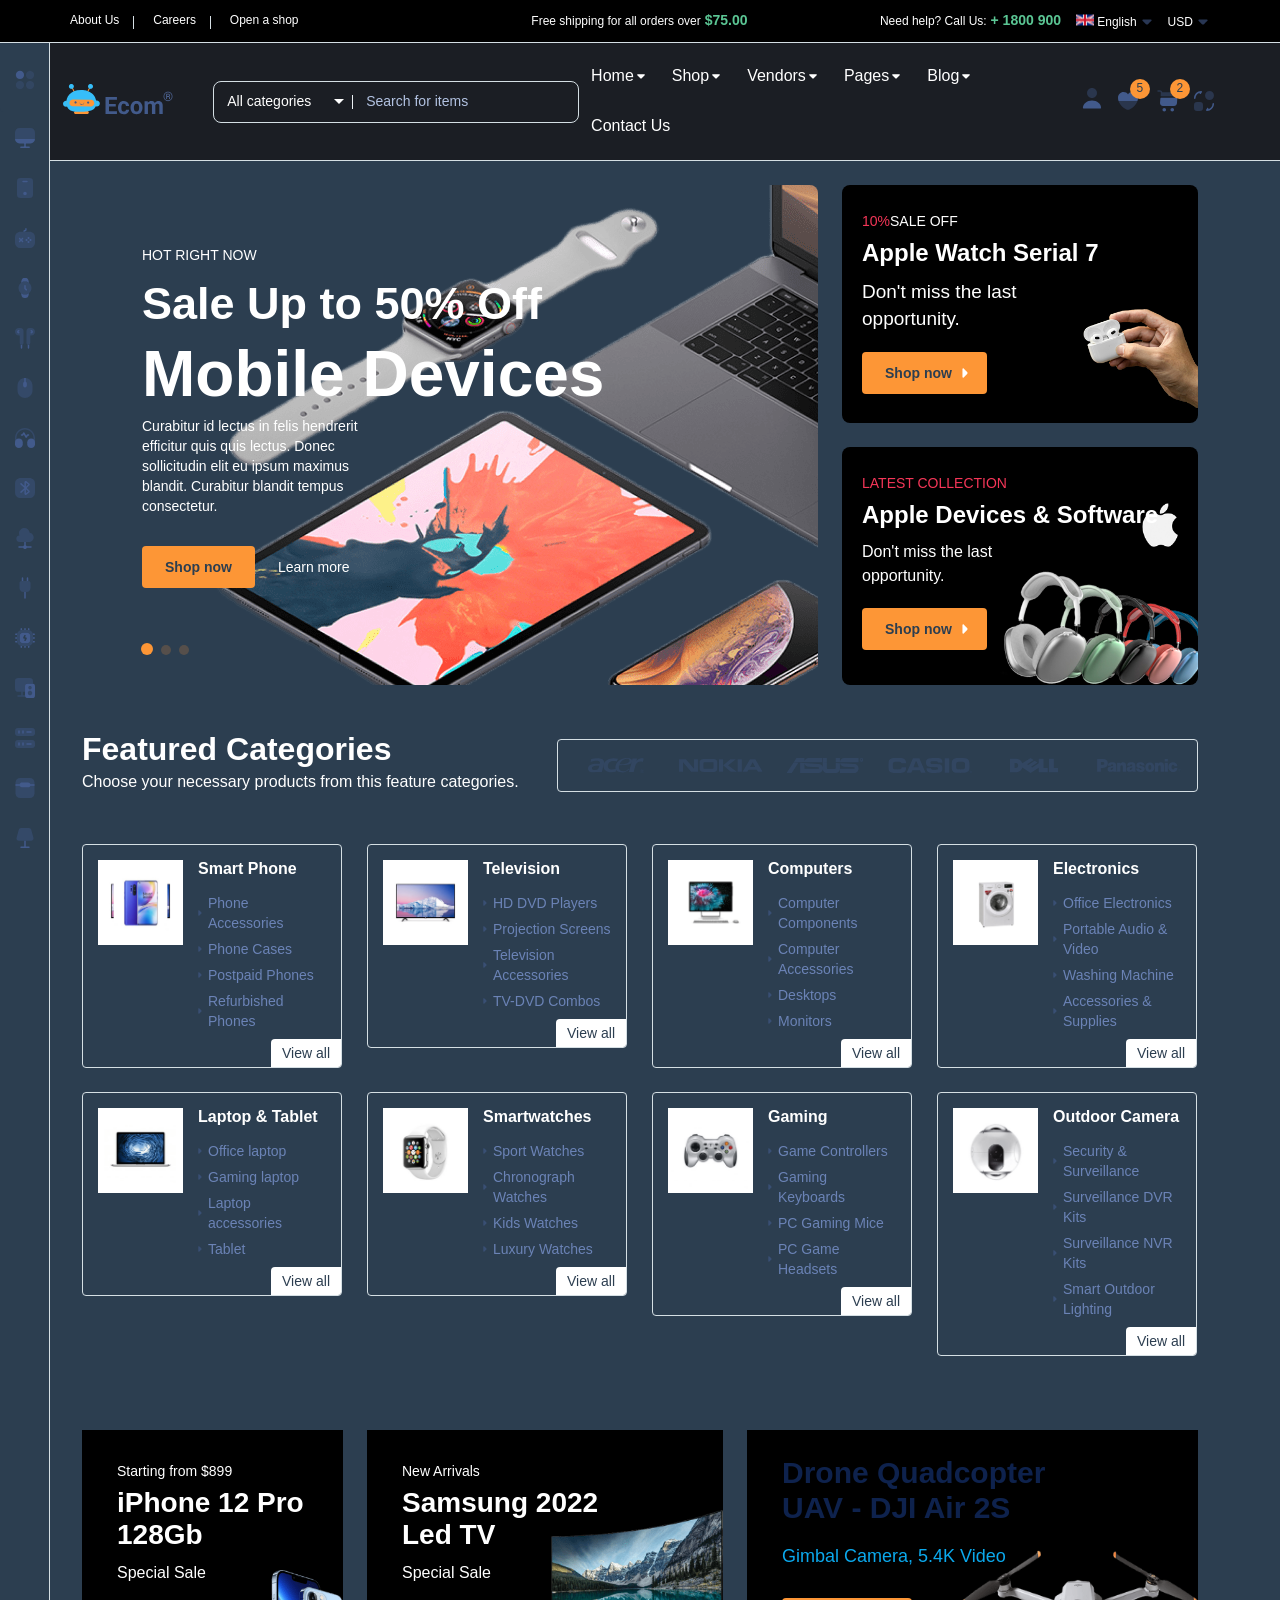
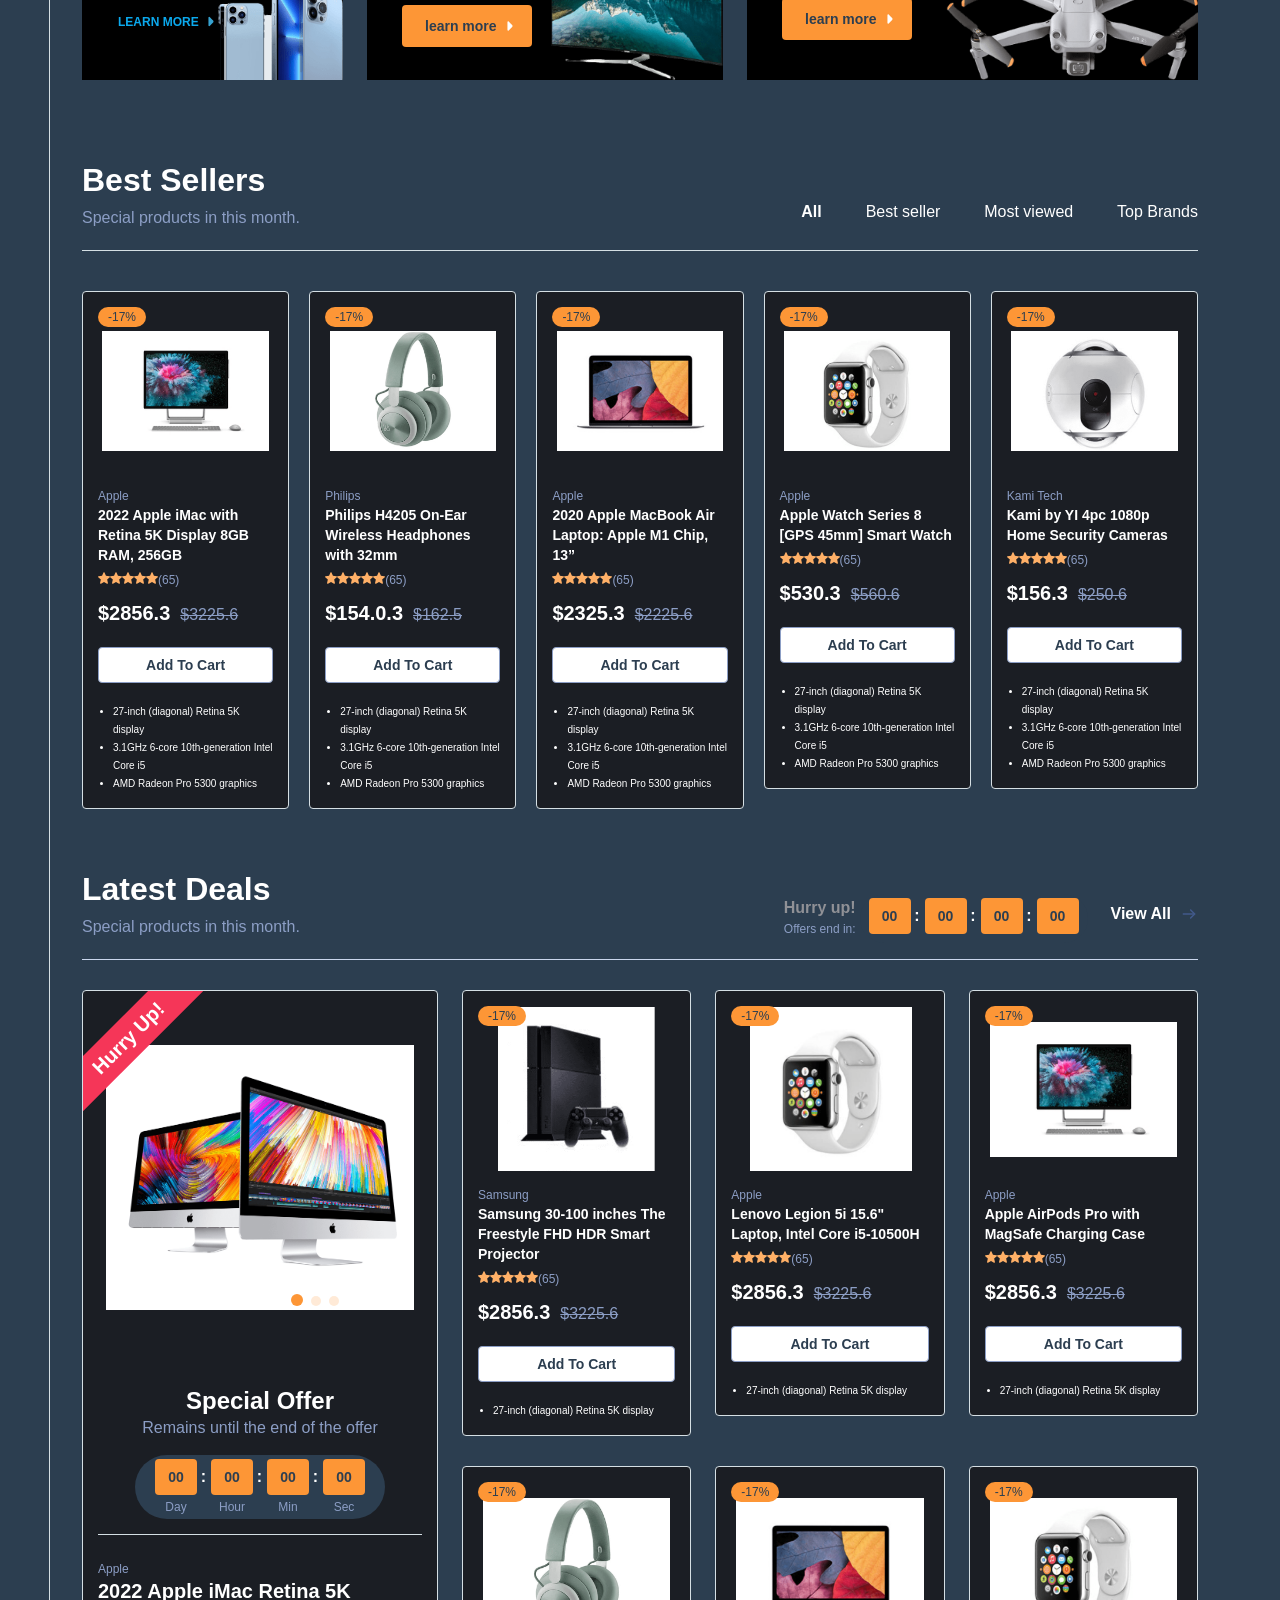
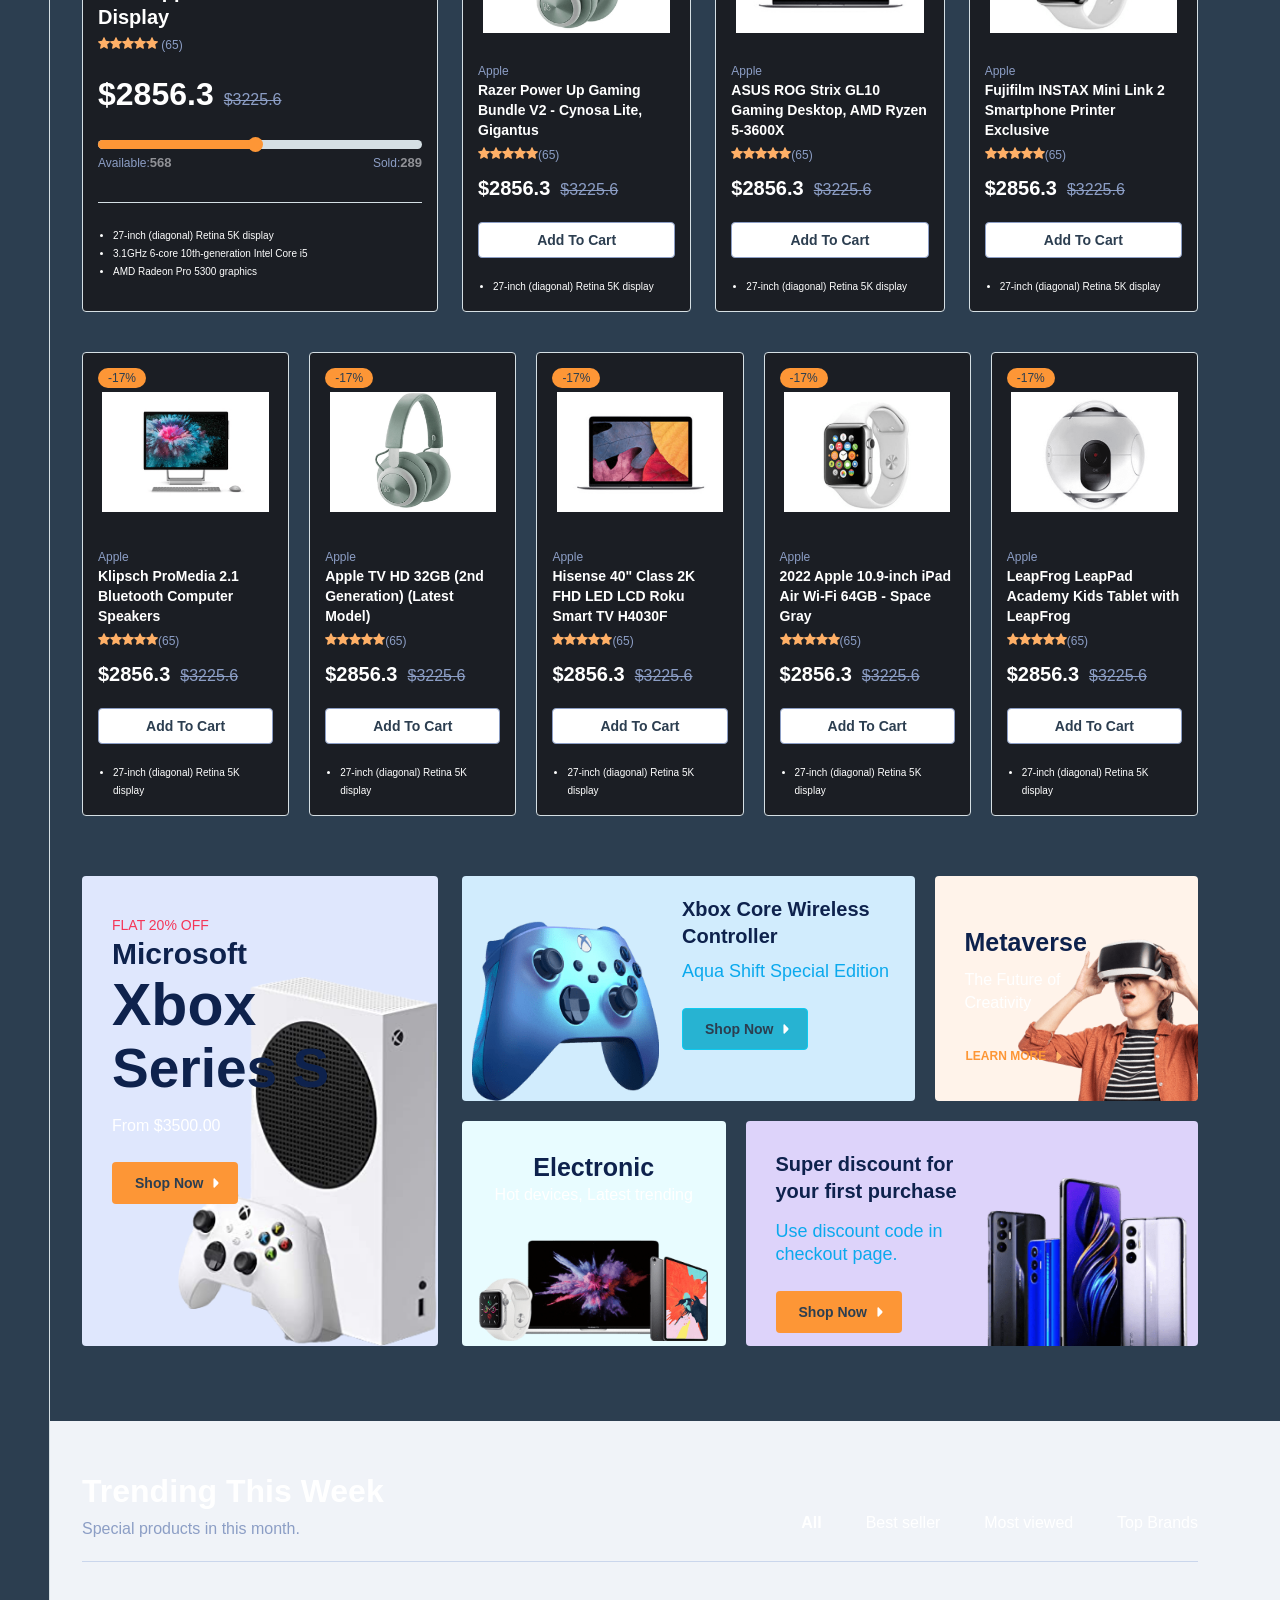
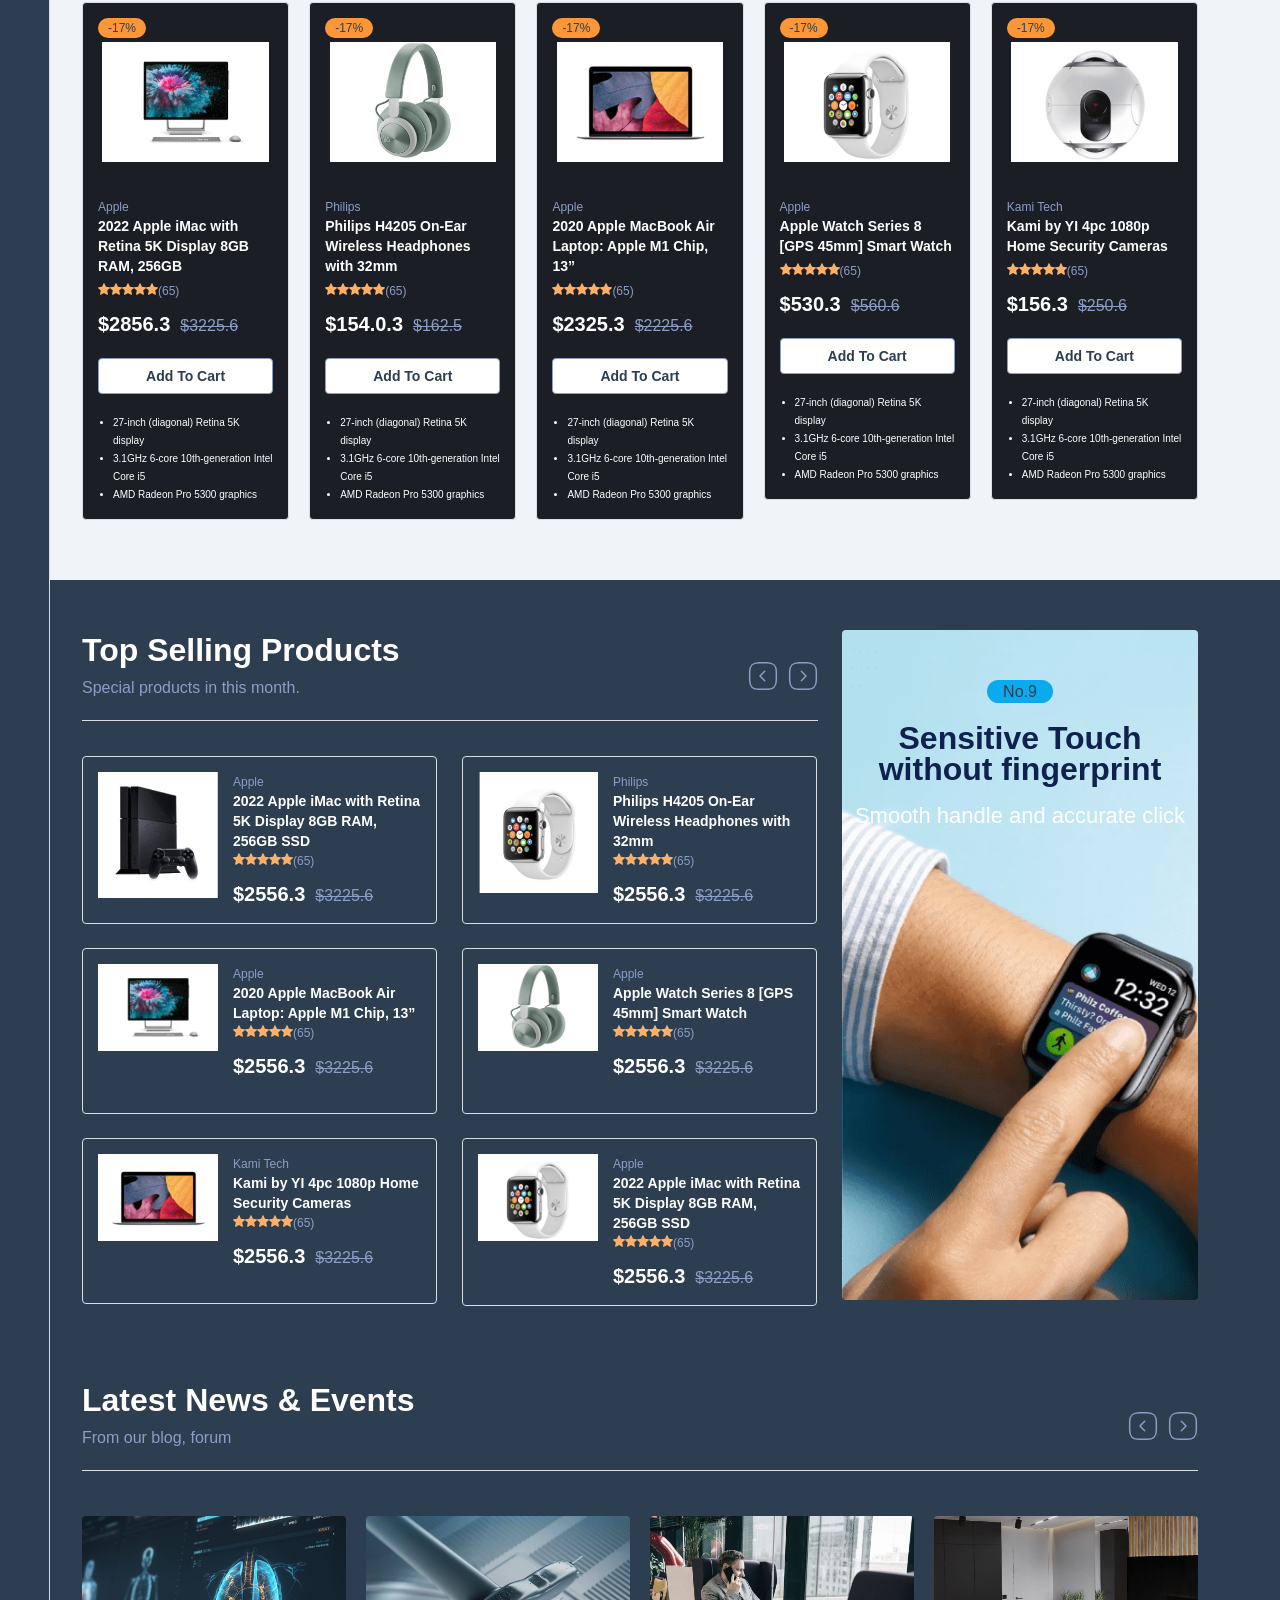
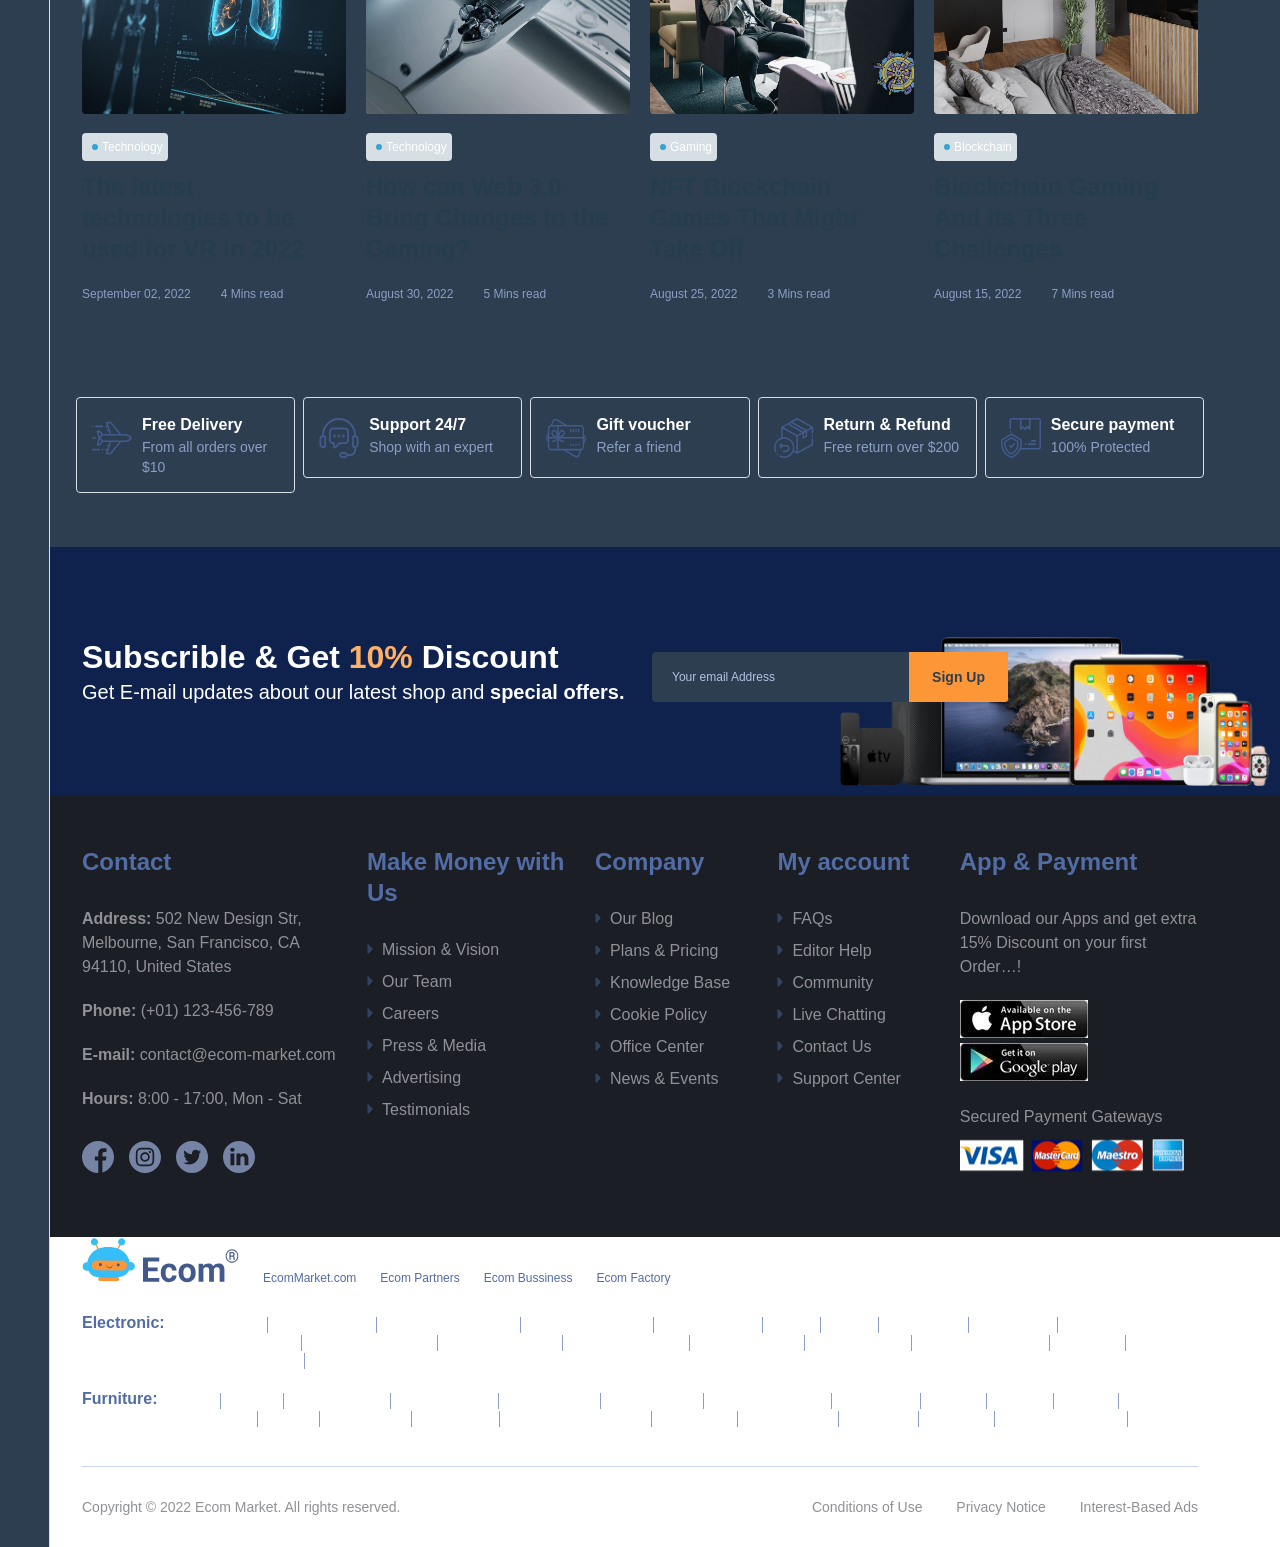
<file: 1.HTML_Template_Frontend_LTR/index.html>
<!DOCTYPE html>
<html lang="en">
  <head>
    <meta charset="UTF-8">
    <meta name="viewport" content="width=device-width, initial-scale=1, maximum-scale=1">
    <meta http-equiv="X-UA-Compatible" content="ie=edge">
    <meta name="msapplication-TileColor" content="#0E0E0E">
    <meta name="template-color" content="#0E0E0E">
    <meta name="description" content="Index page">
    <meta name="keywords" content="index, page">
    <meta name="author" content="">
    <link rel="shortcut icon" type="image/x-icon" href="assets/imgs/template/favicon.svg">
    <link href="assets/css/style.css?v=3.0.0" rel="stylesheet">
    <title>Ecom - Ecom Marketplace Template</title>
  </head>
  <body>
    <div id="preloader-active">
      <div class="preloader d-flex align-items-center justify-content-center">
        <div class="preloader-inner position-relative">
          <div class="text-center"><img class="mb-10" src="assets/imgs/template/favicon.svg" alt="Ecom">
            <div class="preloader-dots"></div>
          </div>
        </div>
      </div>
    </div>
    <div class="topbar">
      <div class="container-topbar">
        <div class="menu-topbar-left d-none d-xl-block">
          <ul class="nav-small">
            <li><a class="font-xs" href="page-about-us.html">About Us</a></li>
            <li><a class="font-xs" href="page-careers.html">Careers</a></li>
            <li><a class="font-xs" href="page-register.html">Open a shop</a></li>
          </ul>
        </div>
        <div class="info-topbar text-center d-none d-xl-block"><span class="font-xs color-brand-3">Free shipping for all orders over</span><span class="font-sm-bold color-success"> $75.00</span></div>
        <div class="menu-topbar-right"><span class="font-xs color-brand-3">Need help? Call Us:</span><span class="font-sm-bold color-success"> + 1800 900</span>
          <div class="dropdown dropdown-language">
            <button class="btn dropdown-toggle" id="dropdownPage" type="button" data-bs-toggle="dropdown" aria-expanded="true" data-bs-display="static"><span class="dropdown-right font-xs color-brand-3"><img src="assets/imgs/template/en.svg" alt="Ecom"> English</span></button>
            <ul class="dropdown-menu dropdown-menu-light" aria-labelledby="dropdownPage" data-bs-popper="static">
              <li><a class="dropdown-item" href="#"><img src="assets/imgs/template/flag-en.svg" alt="Ecom"> English</a></li>
              <li><a class="dropdown-item" href="#"><img src="assets/imgs/template/flag-fr.svg" alt="Ecom"> Français</a></li>
              <li><a class="dropdown-item" href="#"><img src="assets/imgs/template/flag-es.svg" alt="Ecom"> Español</a></li>
              <li><a class="dropdown-item" href="#"><img src="assets/imgs/template/flag-pt.svg" alt="Ecom"> Português</a></li>
              <li><a class="dropdown-item" href="#"><img src="assets/imgs/template/flag-cn.svg" alt="Ecom"> 中国人</a></li>
            </ul>
          </div>
          <div class="dropdown dropdown-language">
            <button class="btn dropdown-toggle" id="dropdownPage2" type="button" data-bs-toggle="dropdown" aria-expanded="true" data-bs-display="static"><span class="dropdown-right font-xs color-brand-3">USD</span></button>
            <ul class="dropdown-menu dropdown-menu-light dropdown-menu-end" aria-labelledby="dropdownPage2" data-bs-popper="static">
              <li><a class="dropdown-item active" href="#">USD</a></li>
              <li><a class="dropdown-item" href="#">EUR</a></li>
              <li><a class="dropdown-item" href="#">AUD</a></li>
              <li><a class="dropdown-item" href="#">SGP</a></li>
            </ul>
          </div>
        </div>
      </div>
    </div>
    <header class="header sticky-bar">
      <div class="container">
        <div class="main-header">
          <div class="header-left">
            <div class="header-logo"><a class="d-flex" href="index.html"><img alt="Ecom" src="assets/imgs/template/logo.svg"></a></div>
            <div class="header-search">
              <div class="box-header-search">
                <form class="form-search" method="post" action="#">
                  <div class="box-category">
                    <select class="select-active select2-hidden-accessible">
                      <option>All categories</option>
                      <option value="Computers Accessories">Computers Accessories</option>
                      <option value="Cell Phones">Cell Phones</option>
                      <option value="Gaming Gatgets">Gaming Gatgets</option>
                      <option value="Smart watches">Smart watches</option>
                      <option value="Wired Headphone">Wired Headphone</option>
                      <option value="Mouse &amp; Keyboard">Mouse Keyboard</option>
                      <option value="Headphone">Headphone</option>
                      <option value="Bluetooth devices">Bluetooth devices</option>
                      <option value="Cloud Software">Cloud Software</option>
                    </select>
                  </div>
                  <div class="box-keysearch">
                    <input class="form-control font-xs" type="text" value="" placeholder="Search for items">
                  </div>
                </form>
              </div>
            </div>
            <div class="header-nav">
              <nav class="nav-main-menu d-none d-xl-block">
                <ul class="main-menu">
                  <li class="has-children"><a class="active" href="index.html">Home</a>
                    <ul class="sub-menu two-col">
                      <li><a href="index.html">Homepage - 1</a></li>
                      <li><a href="index-2.html">Homepage - 2</a></li>
                      <li><a href="index-3.html">Homepage - 3</a></li>
                      <li><a href="index-4.html">Homepage - 4</a></li>
                      <li><a href="index-5.html">Homepage - 5</a></li>
                      <li><a href="index-6.html">Homepage - 6</a></li>
                      <li><a href="index-7.html">Homepage - 7</a></li>
                      <li><a href="index-8.html">Homepage - 8</a></li>
                      <li><a href="index-9.html">Homepage - 9</a></li>
                      <li><a href="index-10.php">Homepage - 10</a></li>
                    </ul>
                  </li>
                  <li class="has-children"><a href="shop-grid.html">Shop</a>
                    <ul class="sub-menu two-col">
                      <li><a href="shop-grid.html">Shop Grid</a></li>
                      <li><a href="shop-grid-2.html">Shop Grid 2</a></li>
                      <li><a href="shop-list.html">Shop list - Left sidebar</a></li>
                      <li><a href="shop-list-2.html">Shop list - Right sidebar</a></li>
                      <li><a href="shop-fullwidth.html">Shop Fullwidth</a></li>
                      <li><a href="shop-single-product.html">Single Product</a></li>
                      <li><a href="shop-single-product-2.html">Single Product 2</a></li>
                      <li><a href="shop-single-product-3.html">Single Product 3</a></li>
                      <li><a href="shop-single-product-4.html">Single Product 4</a></li>
                      <li><a href="shop-cart.html">Shop Cart</a></li>
                      <li><a href="shop-checkout.html">Shop Checkout</a></li>
                      <li><a href="shop-compare.html">Shop Compare</a></li>
                      <li><a href="shop-wishlist.html">Shop Wishlist</a></li>
                    </ul>
                  </li>
                  <li class="has-children"><a href="shop-vendor-list.html">Vendors</a>
                    <ul class="sub-menu">
                      <li><a href="shop-vendor-list.html">Vendors Listing</a></li>
                      <li><a href="shop-vendor-single.html">Vendor Single</a></li>
                    </ul>
                  </li>
                  <li class="has-children"><a href="#">Pages</a>
                    <ul class="sub-menu">
                      <li><a href="page-about-us.html">About Us</a></li>
                      <li><a href="page-contact.html">Contact Us</a></li>
                      <li><a href="page-careers.html">Careers</a></li>
                      <li><a href="page-term.html">Term and Condition</a></li>
                      <li><a href="page-register.html">Register</a></li>
                      <li><a href="page-login.html">Login</a></li>
                      <li><a href="page-404.html">Error 404</a></li>
                    </ul>
                  </li>
                  <li class="has-children"><a href="blog.html">Blog</a>
                    <ul class="sub-menu">
                      <li><a href="blog.html">Blog - No Sidebar</a></li>
                      <li><a href="blog-2.html">Blog - Right Sidebar</a></li>
                      <li><a href="blog-list.html">Blog List</a></li>
                      <li><a href="blog-big.html">Blog category big</a></li>
                      <li><a href="blog-single.html">Blog Single - Left sidebar</a></li>
                      <li><a href="blog-single-2.html">Blog Single - Right sidebar</a></li>
                      <li><a href="blog-single-3.html">Blog Single - No sidebar</a></li>
                    </ul>
                  </li>
                  <li><a href="page-contact.html">Contact Us</a></li>
                </ul>
              </nav>
              <div class="burger-icon burger-icon-white"><span class="burger-icon-top"></span><span class="burger-icon-mid"></span><span class="burger-icon-bottom"></span></div>
            </div>
            <div class="header-shop">
              <div class="d-inline-block box-dropdown-cart"><span class="font-lg icon-list icon-account"><span>Account</span></span>
                <div class="dropdown-account">
                  <ul>
                    <li><a href="page-account.html">My Account</a></li>
                    <li><a href="page-account.html">Order Tracking</a></li>
                    <li><a href="page-account.html">My Orders</a></li>
                    <li><a href="page-account.html">My Wishlist</a></li>
                    <li><a href="page-account.html">Setting</a></li>
                    <li><a href="page-login.html">Sign out</a></li>
                  </ul>
                </div>
              </div><a class="font-lg icon-list icon-wishlist" href="shop-wishlist.html"><span>Wishlist</span><span class="number-item font-xs">5</span></a>
              <div class="d-inline-block box-dropdown-cart"><span class="font-lg icon-list icon-cart"><span>Cart</span><span class="number-item font-xs">2</span></span>
                <div class="dropdown-cart">
                  <div class="item-cart mb-20">
                    <div class="cart-image"><img src="assets/imgs/page/homepage1/imgsp5.png" alt="Ecom"></div>
                    <div class="cart-info"><a class="font-sm-bold color-brand-3" href="shop-single-product.html">2022 Apple iMac with Retina 5K Display 8GB RAM, 256GB SSD</a>
                      <p><span class="color-brand-2 font-sm-bold">1 x $2856.4</span></p>
                    </div>
                  </div>
                  <div class="item-cart mb-20">
                    <div class="cart-image"><img src="assets/imgs/page/homepage1/imgsp4.png" alt="Ecom"></div>
                    <div class="cart-info"><a class="font-sm-bold color-brand-3" href="shop-single-product-2.html">2022 Apple iMac with Retina 5K Display 8GB RAM, 256GB SSD</a>
                      <p><span class="color-brand-2 font-sm-bold">1 x $2856.4</span></p>
                    </div>
                  </div>
                  <div class="border-bottom pt-0 mb-15"></div>
                  <div class="cart-total">
                    <div class="row">
                      <div class="col-6 text-start"><span class="font-md-bold color-brand-3">Total</span></div>
                      <div class="col-6"><span class="font-md-bold color-brand-1">$2586.3</span></div>
                    </div>
                    <div class="row mt-15">
                      <div class="col-6 text-start"><a class="btn btn-cart w-auto" href="shop-cart.html">View cart</a></div>
                      <div class="col-6"><a class="btn btn-buy w-auto" href="shop-checkout.html">Checkout</a></div>
                    </div>
                  </div>
                </div>
              </div><a class="font-lg icon-list icon-compare" href="shop-compare.html"><span>Compare</span></a>
            </div>
          </div>
        </div>
      </div>
    </header>
    <div class="mobile-header-active mobile-header-wrapper-style perfect-scrollbar">
      <div class="mobile-header-wrapper-inner">
        <div class="mobile-header-content-area">
          <div class="mobile-logo"><a class="d-flex" href="index.html"><img alt="Ecom" src="assets/imgs/template/logo.svg"></a></div>
          <div class="perfect-scroll">
            <div class="mobile-menu-wrap mobile-header-border">
              <nav class="mt-15">
                <ul class="mobile-menu font-heading">
                  <li class="has-children"><a class="active" href="index.html">Home</a>
                    <ul class="sub-menu">
                      <li><a href="index.html">Homepage - 1</a></li>
                      <li><a href="index-2.html">Homepage - 2</a></li>
                      <li><a href="index-3.html">Homepage - 3</a></li>
                      <li><a href="index-4.html">Homepage - 4</a></li>
                      <li><a href="index-5.html">Homepage - 5</a></li>
                      <li><a href="index-6.html">Homepage - 6</a></li>
                      <li><a href="index-7.html">Homepage - 7</a></li>
                      <li><a href="index-8.html">Homepage - 8</a></li>
                      <li><a href="index-9.html">Homepage - 9</a></li>
                      <li><a href="index-10.html">Homepage - 10</a></li>
                    </ul>
                  </li>
                  <li class="has-children"><a href="shop-grid.html">Shop</a>
                    <ul class="sub-menu">
                      <li><a href="shop-grid.html">Shop Grid</a></li>
                      <li><a href="shop-grid-2.html">Shop Grid 2</a></li>
                      <li><a href="shop-list.html">Shop List</a></li>
                      <li><a href="shop-list-2.html">Shop List 2</a></li>
                      <li><a href="shop-fullwidth.html">Shop Fullwidth</a></li>
                      <li><a href="shop-single-product.html">Single Product</a></li>
                      <li><a href="shop-single-product-2.html">Single Product 2</a></li>
                      <li><a href="shop-single-product-3.html">Single Product 3</a></li>
                      <li><a href="shop-single-product-4.html">Single Product 4</a></li>
                      <li><a href="shop-cart.html">Shop Cart</a></li>
                      <li><a href="shop-checkout.html">Shop Checkout</a></li>
                      <li><a href="shop-compare.html">Shop Compare</a></li>
                      <li><a href="shop-wishlist.html">Shop Wishlist</a></li>
                    </ul>
                  </li>
                  <li class="has-children"><a href="shop-vendor-list.html">Vendors</a>
                    <ul class="sub-menu">
                      <li><a href="shop-vendor-list.html">Vendors Listing</a></li>
                      <li><a href="shop-vendor-single.html">Vendor Single</a></li>
                    </ul>
                  </li>
                  <li class="has-children"><a href="#">Pages</a>
                    <ul class="sub-menu">
                      <li><a href="page-about-us.html">About Us</a></li>
                      <li><a href="page-contact.html">Contact Us</a></li>
                      <li><a href="page-careers.html">Careers</a></li>
                      <li><a href="page-term.html">Term and Condition</a></li>
                      <li><a href="page-register.html">Register</a></li>
                      <li><a href="page-login.html">Login</a></li>
                      <li><a href="page-404.html">Error 404</a></li>
                    </ul>
                  </li>
                  <li class="has-children"><a href="blog.html">Blog</a>
                    <ul class="sub-menu">
                      <li><a href="blog.html">Blog Grid</a></li>
                      <li><a href="blog-2.html">Blog Grid 2</a></li>
                      <li><a href="blog-list.html">Blog List</a></li>
                      <li><a href="blog-big.html">Blog Big</a></li>
                      <li><a href="blog-single.html">Blog Single - Left sidebar</a></li>
                      <li><a href="blog-single-2.html">Blog Single - Right sidebar</a></li>
                      <li><a href="blog-single-3.html">Blog Single - No sidebar</a></li>
                    </ul>
                  </li>
                  <li><a href="page-contact.html">Contact</a></li>
                </ul>
              </nav>
            </div>
            <div class="mobile-account">
              <div class="mobile-header-top">
                <div class="user-account"><a href="page-account.html"><img src="assets/imgs/template/ava_1.png" alt="Ecom"></a>
                  <div class="content">
                    <h6 class="user-name">Hello<span class="text-brand"> Steven !</span></h6>
                    <p class="font-xs text-muted">You have 3 new messages</p>
                  </div>
                </div>
              </div>
              <ul class="mobile-menu">
                <li><a href="page-account.html">My Account</a></li>
                <li><a href="page-account.html">Order Tracking</a></li>
                <li><a href="page-account.html">My Orders</a></li>
                <li><a href="page-account.html">My Wishlist</a></li>
                <li><a href="page-account.html">Setting</a></li>
                <li><a href="page-login.html">Sign out</a></li>
              </ul>
            </div>
            <div class="mobile-banner">
              <div class="bg-5 block-iphone"><span class="color-brand-3 font-sm-lh32">Starting from $899</span>
                <h3 class="font-xl mb-10">iPhone 12 Pro 128Gb</h3>
                <p class="font-base color-brand-3 mb-10">Special Sale</p><a class="btn btn-arrow" href="shop-grid.html">learn more</a>
              </div>
            </div>
            <div class="site-copyright color-gray-400 mt-30">Copyright 2022 &copy; Ecom - Marketplace Template.<br>Designed by<a href="http://alithemes.com" target="_blank">&nbsp; AliThemes</a></div>
          </div>
        </div>
      </div>
    </div>
    <div class="sidebar-left"><a class="btn btn-open" href="#"></a>
      <ul class="menu-icons hidden">
        <li><a href="javascript:void(0)"><img src="assets/imgs/template/monitor.svg" alt="Ecom"></a></li>
        <li><a href="javascript:void(0)"><img src="assets/imgs/template/mobile.svg" alt="Ecom"></a></li>
        <li><a href="#"><img src="assets/imgs/template/game.svg" alt="Ecom"></a></li>
        <li><a href="#"><img src="assets/imgs/template/clock.svg" alt="Ecom"></a></li>
        <li><a href="#"><img src="assets/imgs/template/airpod.svg" alt="Ecom"></a></li>
        <li><a href="#"><img src="assets/imgs/template/airpods.svg" alt="Ecom"></a></li>
        <li><a href="#"><img src="assets/imgs/template/mouse.svg" alt="Ecom"></a></li>
        <li><a href="#"><img src="assets/imgs/template/music-play.svg" alt="Ecom"></a></li>
        <li><a href="#"><img src="assets/imgs/template/bluetooth.svg" alt="Ecom"></a></li>
        <li><a href="#"><img src="assets/imgs/template/clound.svg" alt="Ecom"></a></li>
        <li><a href="#"><img src="assets/imgs/template/electricity.svg" alt="Ecom"></a></li>
        <li><a href="#"><img src="assets/imgs/template/cpu.svg" alt="Ecom"></a></li>
        <li><a href="#"><img src="assets/imgs/template/devices.svg" alt="Ecom"></a></li>
        <li><a href="#"><img src="assets/imgs/template/driver.svg" alt="Ecom"></a></li>
        <li><a href="#"><img src="assets/imgs/template/lamp.svg" alt="Ecom"></a></li>
      </ul>
      <ul class="menu-texts menu-close">
        <li class="has-children"><a href="shop-grid-2.html"><span class="img-link"><img src="assets/imgs/template/monitor.svg" alt="Ecom"></span><span class="text-link">Computers &amp; Accessories</span></a>
          <ul class="sub-menu">
            <li><a href="shop-grid.html">Computer Accessories</a></li>
            <li><a href="shop-grid.html">Computer Cases</a></li>
            <li><a href="shop-grid.html">Laptop</a></li>
            <li><a href="shop-grid.html">HDD</a></li>
            <li><a href="shop-grid.html">RAM</a></li>
            <li><a href="shop-grid.html">Headphone</a></li>
          </ul>
        </li>
        <li class="has-children"><a href="#"><span class="img-link"><img src="assets/imgs/template/mobile.svg" alt="Ecom"></span><span class="text-link">Cell Phones</span></a>
          <ul class="sub-menu">
            <li><a href="shop-grid.html">Phone Accessories</a></li>
            <li><a href="shop-grid.html">Phone Cases</a></li>
            <li><a href="shop-grid.html">Postpaid Phones</a></li>
            <li><a href="shop-grid.html">Unlocked Phones</a></li>
            <li><a href="shop-grid.html">Prepaid Phones</a></li>
            <li><a href="shop-grid.html">Prepaid Plans</a></li>
            <li><a href="shop-grid.html">Refurbished Phones</a></li>
            <li><a href="shop-grid.html">Straight Talk</a></li>
            <li><a href="shop-grid.html">iPhone</a></li>
            <li><a href="shop-grid.html">Samsung Galaxy</a></li>
            <li><a href="shop-grid.html">Samsung Galaxy</a></li>
            <li><a href="shop-grid.html">Samsung Galaxy</a></li>
            <li><a href="shop-grid.html">Samsung Galaxy</a></li>
            <li><a href="shop-grid.html">Samsung Galaxy</a></li>
          </ul>
        </li>
        <li class="has-children"><a href="shop-grid.html"><span class="img-link"><img src="assets/imgs/template/game.svg" alt="Ecom"></span><span class="text-link">Gaming Gatgets</span></a>
          <ul class="sub-menu">
            <li><a href="shop-grid.html">Wireless Routers</a></li>
            <li><a href="shop-grid.html">Cool New Gadgets</a></li>
            <li><a href="shop-grid.html">Tech and Gadgets</a></li>
            <li><a href="shop-grid.html">Geek Gifts and Gadgets</a></li>
            <li><a href="shop-grid.html">Xbox Accessories</a></li>
            <li><a href="shop-grid.html">PlayStation Accessories</a></li>
          </ul>
        </li>
        <li class="has-children"><a href="shop-grid.html"><span class="img-link"><img src="assets/imgs/template/clock.svg" alt="Ecom"></span><span class="text-link">Smart watches</span></a>
          <ul class="sub-menu">
            <li><a href="shop-grid.html">Smart Watches</a></li>
            <li><a href="shop-grid.html">Fashion Smart Watches</a></li>
            <li><a href="shop-grid.html">Smart Bracelets</a></li>
            <li><a href="shop-grid.html">Pocket Watches</a></li>
            <li><a href="shop-grid.html">Smart Rings</a></li>
            <li><a href="shop-grid.html">Other Watches</a></li>
          </ul>
        </li>
        <li class="has-children"><a href="shop-grid.html"><span class="img-link"><img src="assets/imgs/template/airpods.svg" alt="Ecom"></span><span class="text-link">Wired Headphone</span></a>
          <ul class="sub-menu">
            <li><a href="shop-grid.html">On-Ear Headphones</a></li>
            <li><a href="shop-grid.html">Earbud & In-Ear</a></li>
            <li><a href="shop-grid.html">DJ Headphones</a></li>
            <li><a href="shop-grid.html">PC Accessories</a></li>
            <li><a href="shop-grid.html">PC Game Headsets</a></li>
          </ul>
        </li>
        <li class="has-children"><a href="shop-grid.html"><span class="img-link"><img src="assets/imgs/template/mouse.svg" alt="Ecom"></span><span class="text-link">Mouse &amp; Keyboard</span></a>
          <ul class="sub-menu">
            <li><a href="shop-grid.html">Logitech</a></li>
            <li><a href="shop-grid.html">Redragon</a></li>
            <li><a href="shop-grid.html">Amazon Basics</a></li>
            <li><a href="shop-grid.html">Microsoft</a></li>
            <li><a href="shop-grid.html">MageGee</a></li>
          </ul>
        </li>
        <li class="has-children"><a href="shop-grid.html"><span class="img-link"><img src="assets/imgs/template/music-play.svg" alt="Ecom"></span><span class="text-link">Headphone</span></a>
          <ul class="sub-menu">
            <li><a href="shop-grid.html">Car Audio Systems</a></li>
            <li><a href="shop-grid.html">Cellphones</a></li>
            <li><a href="shop-grid.html">Desktops</a></li>
            <li><a href="shop-grid.html">Gaming Consoles</a></li>
            <li><a href="shop-grid.html">Telephones</a></li>
          </ul>
        </li>
        <li class="has-children"><a href="shop-grid.html"><span class="img-link"><img src="assets/imgs/template/bluetooth.svg" alt="Ecom"></span><span class="text-link">Bluetooth devices</span></a>
          <ul class="sub-menu">
            <li><a href="shop-grid.html">Player Accessories</a></li>
            <li><a href="shop-grid.html">Computer Accessories</a></li>
            <li><a href="shop-grid.html">Speakers & Audio</a></li>
            <li><a href="shop-grid.html">Computer Networking</a></li>
            <li><a href="shop-grid.html">Movies & Films</a></li>
          </ul>
        </li>
        <li class="has-children"><a href="shop-grid.html"><span class="img-link"><img src="assets/imgs/template/clound.svg" alt="Ecom"></span><span class="text-link">Cloud Software</span></a>
          <ul class="sub-menu">
            <li><a href="shop-grid.html">Android</a></li>
            <li><a href="shop-grid.html">Linux & Unix</a></li>
            <li><a href="shop-grid.html">Macintosh</a></li>
            <li><a href="shop-grid.html">Windows</a></li>
            <li><a href="shop-grid.html">iPhone & iOS</a></li>
          </ul>
        </li>
        <li class="has-children"><a href="shop-grid.html"><span class="img-link"><img src="assets/imgs/template/electricity.svg" alt="Ecom"></span><span class="text-link">Electric accessories</span></a>
          <ul class="sub-menu">
            <li><a href="shop-grid.html">Antenna Toppers</a></li>
            <li><a href="shop-grid.html">Automotive Body Armor</a></li>
            <li><a href="shop-grid.html">Power Inverter</a></li>
            <li><a href="shop-grid.html">Gas Tank Doors</a></li>
            <li><a href="shop-grid.html">Hood Scoops & Vents</a></li>
          </ul>
        </li>
        <li class="has-children"><a href="shop-grid.html"><span class="img-link"><img src="assets/imgs/template/cpu.svg" alt="Ecom"></span><span class="text-link">Mainboard &amp; CPU</span></a>
          <ul class="sub-menu">
            <li><a href="shop-grid.html">Computer CPU Processors</a></li>
            <li><a href="shop-grid.html">Internal Fans & Cooling</a></li>
            <li><a href="shop-grid.html">Graphics Cards</a></li>
            <li><a href="shop-grid.html">Network I/O Port Cards</a></li>
            <li><a href="shop-grid.html">Internal Memory Card</a></li>
          </ul>
        </li>
        <li class="has-children"><a href="shop-grid.html"><span class="img-link"><img src="assets/imgs/template/devices.svg" alt="Ecom"></span><span class="text-link">Desktop PC</span></a>
          <ul class="sub-menu">
            <li><a href="shop-grid.html">Graphic PC</a></li>
            <li><a href="shop-grid.html">Office PC</a></li>
            <li><a href="shop-grid.html">Gaming PC</a></li>
            <li><a href="shop-grid.html">Server</a></li>
          </ul>
        </li>
        <li class="has-children"><a href="shop-grid.html"><span class="img-link"><img src="assets/imgs/template/driver.svg" alt="Ecom"></span><span class="text-link">Speaker</span></a>
          <ul class="sub-menu">
            <li><a href="shop-grid.html">JBL</a></li>
            <li><a href="shop-grid.html">Anker</a></li>
            <li><a href="shop-grid.html">Pyle</a></li>
            <li><a href="shop-grid.html">Bose</a></li>
            <li><a href="shop-grid.html">Logitech</a></li>
          </ul>
        </li>
        <li class="has-children"><a href="shop-grid.html"><span class="img-link"><img src="assets/imgs/template/airpod.svg" alt="Ecom"></span><span class="text-link">Bluetooth Headphone</span></a>
          <ul class="sub-menu">
            <li><a href="shop-grid.html">On-Ear Headphones</a></li>
            <li><a href="shop-grid.html">In-Ear Headphones</a></li>
            <li><a href="shop-grid.html">Earbud</a></li>
            <li><a href="shop-grid.html">Over-Ear Headphones</a></li>
            <li><a href="shop-grid.html">Other</a></li>
          </ul>
        </li>
        <li class="has-children"><a href="shop-grid.html"><span class="img-link"><img src="assets/imgs/template/lamp.svg" alt="Ecom"></span><span class="text-link">Computer Decor</span></a>
          <ul class="sub-menu">
            <li><a href="shop-grid.html">Copyholders</a></li>
            <li><a href="shop-grid.html">Office Bookends</a></li>
            <li><a href="shop-grid.html">Business Card Holders</a></li>
            <li><a href="shop-grid.html">Lap Desks</a></li>
            <li><a href="shop-grid.html">Mouse Pads</a></li>
          </ul>
        </li>
      </ul>
    </div>
    <div class="mobile-header-active mobile-header-wrapper-style perfect-scrollbar">
      <div class="mobile-header-wrapper-inner">
        <div class="mobile-header-content-area">
          <div class="mobile-logo"><a class="d-flex" href="index.html"><img alt="Ecom" src="assets/imgs/template/logo.svg"></a></div>
          <div class="perfect-scroll">
            <div class="mobile-menu-wrap mobile-header-border">
              <nav class="mt-15">
                <ul class="mobile-menu font-heading">
                  <li class="has-children"><a class="active" href="index.html">Home</a>
                    <ul class="sub-menu">
                      <li><a href="index.html">Homepage - 1</a></li>
                      <li><a href="index-2.html">Homepage - 2</a></li>
                      <li><a href="index-3.html">Homepage - 3</a></li>
                      <li><a href="index-4.html">Homepage - 4</a></li>
                      <li><a href="index-5.html">Homepage - 5</a></li>
                      <li><a href="index-6.html">Homepage - 6</a></li>
                      <li><a href="index-7.html">Homepage - 7</a></li>
                      <li><a href="index-8.html">Homepage - 8</a></li>
                      <li><a href="index-9.html">Homepage - 9</a></li>
                      <li><a href="index-10.html">Homepage - 10</a></li>
                    </ul>
                  </li>
                  <li class="has-children"><a href="shop-grid.html">Shop</a>
                    <ul class="sub-menu">
                      <li><a href="shop-grid.html">Shop Grid</a></li>
                      <li><a href="shop-grid-2.html">Shop Grid 2</a></li>
                      <li><a href="shop-list.html">Shop List</a></li>
                      <li><a href="shop-list-2.html">Shop List 2</a></li>
                      <li><a href="shop-fullwidth.html">Shop Fullwidth</a></li>
                      <li><a href="shop-single-product.html">Single Product</a></li>
                      <li><a href="shop-single-product-2.html">Single Product 2</a></li>
                      <li><a href="shop-single-product-3.html">Single Product 3</a></li>
                      <li><a href="shop-single-product-4.html">Single Product 4</a></li>
                      <li><a href="shop-cart.html">Shop Cart</a></li>
                      <li><a href="shop-checkout.html">Shop Checkout</a></li>
                      <li><a href="shop-compare.html">Shop Compare</a></li>
                      <li><a href="shop-wishlist.html">Shop Wishlist</a></li>
                    </ul>
                  </li>
                  <li class="has-children"><a href="shop-vendor-list.html">Vendors</a>
                    <ul class="sub-menu">
                      <li><a href="shop-vendor-list.html">Vendors Listing</a></li>
                      <li><a href="shop-vendor-single.html">Vendor Single</a></li>
                    </ul>
                  </li>
                  <li class="has-children"><a href="#">Pages</a>
                    <ul class="sub-menu">
                      <li><a href="page-about-us.html">About Us</a></li>
                      <li><a href="page-contact.html">Contact Us</a></li>
                      <li><a href="page-careers.html">Careers</a></li>
                      <li><a href="page-term.html">Term and Condition</a></li>
                      <li><a href="page-register.html">Register</a></li>
                      <li><a href="page-login.html">Login</a></li>
                      <li><a href="page-404.html">Error 404</a></li>
                    </ul>
                  </li>
                  <li class="has-children"><a href="blog.html">Blog</a>
                    <ul class="sub-menu">
                      <li><a href="blog.html">Blog Grid</a></li>
                      <li><a href="blog-2.html">Blog Grid 2</a></li>
                      <li><a href="blog-list.html">Blog List</a></li>
                      <li><a href="blog-big.html">Blog Big</a></li>
                      <li><a href="blog-single.html">Blog Single - Left sidebar</a></li>
                      <li><a href="blog-single-2.html">Blog Single - Right sidebar</a></li>
                      <li><a href="blog-single-3.html">Blog Single - No sidebar</a></li>
                    </ul>
                  </li>
                  <li><a href="page-contact.html">Contact</a></li>
                </ul>
              </nav>
            </div>
            <div class="mobile-account">
              <div class="mobile-header-top">
                <div class="user-account"><a href="page-account.html"><img src="assets/imgs/template/ava_1.png" alt="Ecom"></a>
                  <div class="content">
                    <h6 class="user-name">Hello<span class="text-brand"> Steven !</span></h6>
                    <p class="font-xs text-muted">You have 3 new messages</p>
                  </div>
                </div>
              </div>
              <ul class="mobile-menu">
                <li><a href="page-account.html">My Account</a></li>
                <li><a href="page-account.html">Order Tracking</a></li>
                <li><a href="page-account.html">My Orders</a></li>
                <li><a href="page-account.html">My Wishlist</a></li>
                <li><a href="page-account.html">Setting</a></li>
                <li><a href="page-login.html">Sign out</a></li>
              </ul>
            </div>
            <div class="mobile-banner">
              <div class="bg-5 block-iphone"><span class="color-brand-3 font-sm-lh32">Starting from $899</span>
                <h3 class="font-xl mb-10">iPhone 12 Pro 128Gb</h3>
                <p class="font-base color-brand-3 mb-10">Special Sale</p><a class="btn btn-arrow" href="shop-grid.html">learn more</a>
              </div>
            </div>
            <div class="site-copyright color-gray-400 mt-30">Copyright 2022 &copy; Ecom - Marketplace Template.<br>Designed by<a href="http://alithemes.com" target="_blank">&nbsp; AliThemes</a></div>
          </div>
        </div>
      </div>
    </div>
    <main class="main">
      <section class="section-box">
        <div class="banner-hero banner-1">
          <div class="container">
            <div class="row">
              <div class="col-lg-8">
                <div class="box-swiper">
                  <div class="swiper-container swiper-group-1">
                    <div class="swiper-wrapper">
                      <div class="swiper-slide">
                        <div class="banner-big bg-11" style="background-image: url(assets/imgs/page/homepage1/banner.png)"><span class="font-sm text-uppercase">Hot Right Now</span>
                          <h2 class="mt-10">Sale Up to 50% Off</h2>
                          <h1>Mobile Devices</h1>
                          <div class="row">
                            <div class="col-lg-5 col-md-7 col-sm-12">
                              <p class="font-sm color-brand-3">Curabitur id lectus in felis hendrerit efficitur quis quis lectus. Donec sollicitudin elit eu ipsum maximus blandit. Curabitur blandit tempus consectetur.</p>
                            </div>
                          </div>
                          <div class="mt-30"><a class="btn btn-brand-2" href="shop-grid.html">Shop now</a><a class="btn btn-link" href="shop-grid.html">Learn more</a></div>
                        </div>
                      </div>
                      <div class="swiper-slide">
                        <div class="banner-big bg-11-2" style="background-image: url(assets/imgs/page/homepage1/banner-hero-2.png)"><span class="font-sm text-uppercase">Trending Now</span>
                          <h2 class="mt-10">Big Sale 25%</h2>
                          <h1>Laptop & PC</h1>
                          <div class="row">
                            <div class="col-lg-5 col-md-7 col-sm-12">
                              <p class="font-sm color-brand-3">Curabitur id lectus in felis hendrerit efficitur quis quis lectus. Donec sollicitudin elit eu ipsum maximus blandit. Curabitur blandit tempus consectetur.</p>
                            </div>
                          </div>
                          <div class="mt-30"><a class="btn btn-brand-2" href="shop-grid.html">Shop now</a><a class="btn btn-link" href="shop-grid.html">Learn more</a></div>
                        </div>
                      </div>
                      <div class="swiper-slide">
                        <div class="banner-big bg-11-3" style="background-image: url(assets/imgs/page/homepage1/banner-hero-3.png)"><span class="font-sm text-uppercase">Top Sale This Month</span>
                          <h2 class="mt-10">Hot Collection</h2>
                          <h1>Virtual glasses</h1>
                          <div class="row">
                            <div class="col-lg-5 col-md-7 col-sm-12">
                              <p class="font-sm color-brand-3">Curabitur id lectus in felis hendrerit efficitur quis quis lectus. Donec sollicitudin elit eu ipsum maximus blandit. Curabitur blandit tempus consectetur.</p>
                            </div>
                          </div>
                          <div class="mt-30"><a class="btn btn-brand-2" href="shop-grid.html">Shop now</a><a class="btn btn-link" href="shop-grid.html">Learn more</a></div>
                        </div>
                      </div>
                    </div>
                    <div class="swiper-pagination swiper-pagination-1"></div>
                  </div>
                </div>
              </div>
              <div class="col-lg-4">
                <div class="row">
                  <div class="col-lg-12 col-md-6 col-sm-12">
                    <div class="banner-small banner-small-1 bg-13"><span class="color-danger text-uppercase font-sm-lh32">10%<span class="color-brand-3">Sale Off</span></span>
                      <h4 class="mb-10">Apple Watch Serial 7</h4>
                      <p class="color-brand-3 font-desc">Don&apos;t miss the last<br class="d-none d-lg-block"> opportunity.</p>
                      <div class="mt-20"><a class="btn btn-brand-3 btn-arrow-right" href="shop-grid.html">Shop now</a></div>
                    </div>
                  </div>
                  <div class="col-lg-12 col-md-6 col-sm-12">
                    <div class="banner-small banner-small-2 bg-14"><span class="color-danger text-uppercase font-sm-lh32">LATEST COLLECTION</span>
                      <h4 class="mb-10">Apple Devices &amp; Software</h4>
                      <p class="color-brand-3 font-md">Don&apos;t miss the last<br class="d-none d-lg-block"> opportunity.</p>
                      <div class="mt-20"><a class="btn btn-brand-2 btn-arrow-right" href="shop-grid.html">Shop now</a></div>
                    </div>
                  </div>
                </div>
              </div>
            </div>
          </div>
        </div>
      </section>
      <section class="section-box">
        <div class="container">
          <div class="row">
            <div class="col-lg-5">
              <h3>Featured Categories</h3>
              <p class="font-base">Choose your necessary products from this feature categories.</p>
            </div>
            <div class="col-lg-7">
              <div class="list-brands">
                <div class="box-swiper">
                  <div class="swiper-container swiper-group-7">
                    <div class="swiper-wrapper">
                      <div class="swiper-slide"><a href="shop-grid.html"><img src="assets/imgs/slider/logo/acer.svg" alt="Ecom"></a></div>
                      <div class="swiper-slide"><a href="shop-grid.html"><img src="assets/imgs/slider/logo/nokia.svg" alt="Ecom"></a></div>
                      <div class="swiper-slide"><a href="shop-grid.html"><img src="assets/imgs/slider/logo/assus.svg" alt="Ecom"></a></div>
                      <div class="swiper-slide"><a href="shop-grid.html"><img src="assets/imgs/slider/logo/casio.svg" alt="Ecom"></a></div>
                      <div class="swiper-slide"><a href="shop-grid.html"><img src="assets/imgs/slider/logo/dell.svg" alt="Ecom"></a></div>
                      <div class="swiper-slide"><a href="shop-grid.html"><img src="assets/imgs/slider/logo/panasonic.svg" alt="Ecom"></a></div>
                      <div class="swiper-slide"><a href="shop-grid.html"><img src="assets/imgs/slider/logo/vaio.svg" alt="Ecom"></a></div>
                    </div>
                  </div>
                </div>
              </div>
            </div>
          </div>
          <div class="mt-50">
            <div class="row">
              <div class="col-xl-3 col-lg-6 col-md-6 col-sm-12 col-12">
                <div class="card-grid-style-2 card-grid-style-2-small hover-up">
                  <div class="image-box"><a href="shop-grid.html"><img src="assets/imgs/page/homepage1/smartphone.png" alt="Ecom"></a></div>
                  <div class="info-right"><a class="color-brand-3 font-sm-bold" href="shop-grid.html">
                      <h6>Smart Phone</h6></a>
                    <ul class="list-links-disc">
                      <li><a class="font-sm" href="shop-grid.html">Phone Accessories</a></li>
                      <li><a class="font-sm" href="shop-grid.html">Phone Cases</a></li>
                      <li><a class="font-sm" href="shop-grid.html">Postpaid Phones</a></li>
                      <li><a class="font-sm" href="shop-grid.html">Refurbished Phones</a></li>
                    </ul><a class="btn btn-gray-abs" href="shop-grid.html">View all</a>
                  </div>
                </div>
              </div>
              <div class="col-xl-3 col-lg-6 col-md-6 col-sm-12 col-12">
                <div class="card-grid-style-2 card-grid-style-2-small hover-up">
                  <div class="image-box"><a href="shop-grid.html"><img src="assets/imgs/page/homepage1/television.png" alt="Ecom"></a></div>
                  <div class="info-right"><a class="color-brand-3 font-sm-bold" href="shop-grid.html">
                      <h6>Television</h6></a>
                    <ul class="list-links-disc">
                      <li><a class="font-sm" href="shop-grid.html">HD DVD Players</a></li>
                      <li><a class="font-sm" href="shop-grid.html">Projection Screens</a></li>
                      <li><a class="font-sm" href="shop-grid.html">Television Accessories</a></li>
                      <li><a class="font-sm" href="shop-grid.html">TV-DVD Combos</a></li>
                    </ul><a class="btn btn-gray-abs" href="shop-grid.html">View all</a>
                  </div>
                </div>
              </div>
              <div class="col-xl-3 col-lg-6 col-md-6 col-sm-12 col-12">
                <div class="card-grid-style-2 card-grid-style-2-small hover-up">
                  <div class="image-box"><a href="shop-grid.html"><img src="assets/imgs/page/homepage1/computer.png" alt="Ecom"></a></div>
                  <div class="info-right"><a class="color-brand-3 font-sm-bold" href="shop-grid.html">
                      <h6>Computers</h6></a>
                    <ul class="list-links-disc">
                      <li><a class="font-sm" href="shop-grid.html">Computer Components</a></li>
                      <li><a class="font-sm" href="shop-grid.html">Computer Accessories</a></li>
                      <li><a class="font-sm" href="shop-grid.html">Desktops</a></li>
                      <li><a class="font-sm" href="shop-grid.html">Monitors</a></li>
                    </ul><a class="btn btn-gray-abs" href="shop-grid.html">View all</a>
                  </div>
                </div>
              </div>
              <div class="col-xl-3 col-lg-6 col-md-6 col-sm-12 col-12">
                <div class="card-grid-style-2 card-grid-style-2-small hover-up">
                  <div class="image-box"><a href="shop-grid.html"><img src="assets/imgs/page/homepage1/electric.png" alt="Ecom"></a></div>
                  <div class="info-right"><a class="color-brand-3 font-sm-bold" href="shop-grid.html">
                      <h6>Electronics</h6></a>
                    <ul class="list-links-disc">
                      <li><a class="font-sm" href="shop-grid.html">Office Electronics</a></li>
                      <li><a class="font-sm" href="shop-grid.html">Portable Audio &amp; Video</a></li>
                      <li><a class="font-sm" href="shop-grid.html">Washing Machine</a></li>
                      <li><a class="font-sm" href="shop-grid.html">Accessories &amp; Supplies</a></li>
                    </ul><a class="btn btn-gray-abs" href="shop-grid.html">View all</a>
                  </div>
                </div>
              </div>
              <div class="col-xl-3 col-lg-6 col-md-6 col-sm-12 col-12">
                <div class="card-grid-style-2 card-grid-style-2-small hover-up">
                  <div class="image-box"><a href="shop-grid.html"><img src="assets/imgs/page/homepage1/laptop.png" alt="Ecom"></a></div>
                  <div class="info-right"><a class="color-brand-3 font-sm-bold" href="shop-grid.html">
                      <h6>Laptop &amp; Tablet</h6></a>
                    <ul class="list-links-disc">
                      <li><a class="font-sm" href="shop-grid.html">Office laptop</a></li>
                      <li><a class="font-sm" href="shop-grid.html">Gaming laptop</a></li>
                      <li><a class="font-sm" href="shop-grid.html">Laptop accessories</a></li>
                      <li><a class="font-sm" href="shop-grid.html">Tablet</a></li>
                    </ul><a class="btn btn-gray-abs" href="shop-grid.html">View all</a>
                  </div>
                </div>
              </div>
              <div class="col-xl-3 col-lg-6 col-md-6 col-sm-12 col-12">
                <div class="card-grid-style-2 card-grid-style-2-small hover-up">
                  <div class="image-box"><a href="shop-grid.html"><img src="assets/imgs/page/homepage1/smartwatches.png" alt="Ecom"></a></div>
                  <div class="info-right"><a class="color-brand-3 font-sm-bold" href="shop-grid.html">
                      <h6>Smartwatches</h6></a>
                    <ul class="list-links-disc">
                      <li><a class="font-sm" href="shop-grid.html">Sport Watches</a></li>
                      <li><a class="font-sm" href="shop-grid.html">Chronograph Watches</a></li>
                      <li><a class="font-sm" href="shop-grid.html">Kids Watches</a></li>
                      <li><a class="font-sm" href="shop-grid.html">Luxury Watches</a></li>
                    </ul><a class="btn btn-gray-abs" href="shop-grid.html">View all</a>
                  </div>
                </div>
              </div>
              <div class="col-xl-3 col-lg-6 col-md-6 col-sm-12 col-12">
                <div class="card-grid-style-2 card-grid-style-2-small hover-up">
                  <div class="image-box"><a href="shop-grid.html"><img src="assets/imgs/page/homepage1/gaming.png" alt="Ecom"></a></div>
                  <div class="info-right"><a class="color-brand-3 font-sm-bold" href="shop-grid.html">
                      <h6>Gaming</h6></a>
                    <ul class="list-links-disc">
                      <li><a class="font-sm" href="shop-grid.html">Game Controllers</a></li>
                      <li><a class="font-sm" href="shop-grid.html">Gaming Keyboards</a></li>
                      <li><a class="font-sm" href="shop-grid.html">PC Gaming Mice</a></li>
                      <li><a class="font-sm" href="shop-grid.html">PC Game Headsets</a></li>
                    </ul><a class="btn btn-gray-abs" href="shop-grid.html">View all</a>
                  </div>
                </div>
              </div>
              <div class="col-xl-3 col-lg-6 col-md-6 col-sm-12 col-12">
                <div class="card-grid-style-2 card-grid-style-2-small hover-up">
                  <div class="image-box"><a href="shop-grid.html"><img src="assets/imgs/page/homepage1/outdoor.png" alt="Ecom"></a></div>
                  <div class="info-right"><a class="color-brand-3 font-sm-bold" href="shop-grid.html">
                      <h6>Outdoor Camera</h6></a>
                    <ul class="list-links-disc">
                      <li><a class="font-sm" href="shop-grid.html">Security &amp; Surveillance</a></li>
                      <li><a class="font-sm" href="shop-grid.html">Surveillance DVR Kits</a></li>
                      <li><a class="font-sm" href="shop-grid.html">Surveillance NVR Kits</a></li>
                      <li><a class="font-sm" href="shop-grid.html">Smart Outdoor Lighting</a></li>
                    </ul><a class="btn btn-gray-abs" href="shop-grid.html">View all</a>
                  </div>
                </div>
              </div>
            </div>
          </div>
        </div>
      </section>
      <section class="section-box pt-50">
        <div class="container">
          <div class="row">
            <div class="col-xl-3 col-lg-5 col-md-5 col-sm-12 mb-30">
              <div class="bg-5 block-iphone"><span class="color-brand-3 font-sm-lh32">Starting from $899</span>
                <h3 class="font-xl mb-10">iPhone 12 Pro 128Gb</h3>
                <p class="font-base color-brand-3 mb-10">Special Sale</p><a class="btn btn-arrow" href="shop-grid.html">learn more</a>
              </div>
            </div>
            <div class="col-xl-4 col-lg-7 col-md-7 col-sm-12 mb-30">
              <div class="bg-4 block-samsung"><span class="color-brand-3 font-sm-lh32">New Arrivals</span>
                <h3 class="font-xl mb-10">Samsung 2022 Led TV</h3>
                <p class="font-base color-brand-3 mb-20">Special Sale</p><a class="btn btn-brand-2 btn-arrow-right" href="shop-grid.html">learn more</a>
              </div>
            </div>
            <div class="col-xl-5 col-lg-12 col-md-12 col-sm-12">
              <div class="bg-6 block-drone">
                <h3 class="font-33 mb-20">Drone Quadcopter UAV - DJI Air 2S</h3>
                <div class="mb-30"><strong class="font-18">Gimbal Camera, 5.4K Video</strong></div><a class="btn btn-brand-2 btn-arrow-right" href="shop-grid.html">learn more</a>
              </div>
            </div>
          </div>
        </div>
      </section>
      <section class="section-box pt-50">
        <div class="container">
          <div class="head-main">
            <div class="row">
              <div class="col-xl-7 col-lg-6">
                <h3 class="mb-5">Best Sellers</h3>
                <p class="font-base color-gray-500">Special products in this month.</p>
              </div>
              <div class="col-xl-5 col-lg-6">
                <ul class="nav nav-tabs" role="tablist">
                  <li><a class="active" href="#tab-all" data-bs-toggle="tab" role="tab" aria-controls="tab-all" aria-selected="true">All</a></li>
                  <li><a href="#tab-bestseller" data-bs-toggle="tab" role="tab" aria-controls="tab-bestseller" aria-selected="true">Best seller</a></li>
                  <li><a href="#tab-mostviewed" data-bs-toggle="tab" role="tab" aria-controls="tab-mostviewed" aria-selected="true">Most viewed</a></li>
                  <li><a href="#tab-topbrands" data-bs-toggle="tab" role="tab" aria-controls="tab-topbrands" aria-selected="true">Top Brands</a></li>
                </ul>
              </div>
            </div>
          </div>
          <div class="tab-content">
            <div class="tab-pane fade active show" id="tab-all" role="tabpanel" aria-labelledby="tab-all">
              <div class="list-products-5">
                <div class="card-grid-style-3">
                  <div class="card-grid-inner">
                    <div class="tools"><a class="btn btn-trend btn-tooltip mb-10" href="#" aria-label="Trend" data-bs-placement="left"></a><a class="btn btn-wishlist btn-tooltip mb-10" href="shop-wishlist.html" aria-label="Add To Wishlist"></a><a class="btn btn-compare btn-tooltip mb-10" href="shop-compare.html" aria-label="Compare"></a><a class="btn btn-quickview btn-tooltip" aria-label="Quick view" href="#ModalQuickview" data-bs-toggle="modal"></a></div>
                    <div class="image-box"><span class="label bg-brand-2">-17%</span><a href="shop-single-product.html"><img src="assets/imgs/page/homepage1/imgsp3.png" alt="Ecom"></a></div>
                    <div class="info-right"><a class="font-xs color-gray-500" href="shop-vendor-single.html">Apple</a><br><a class="color-brand-3 font-sm-bold" href="shop-single-product.html">2022 Apple iMac with Retina 5K Display 8GB RAM, 256GB</a>
                      <div class="rating"><img src="assets/imgs/template/icons/star.svg" alt="Ecom"><img src="assets/imgs/template/icons/star.svg" alt="Ecom"><img src="assets/imgs/template/icons/star.svg" alt="Ecom"><img src="assets/imgs/template/icons/star.svg" alt="Ecom"><img src="assets/imgs/template/icons/star.svg" alt="Ecom"><span class="font-xs color-gray-500">(65)</span></div>
                      <div class="price-info"><strong class="font-lg-bold color-brand-3 price-main">$2856.3</strong><span class="color-gray-500 price-line">$3225.6</span></div>
                      <div class="mt-20 box-btn-cart"><a class="btn btn-cart" href="shop-cart.html">Add To Cart</a></div>
                      <ul class="list-features">
                        <li>27-inch (diagonal) Retina 5K display</li>
                        <li>3.1GHz 6-core 10th-generation Intel Core i5</li>
                        <li>AMD Radeon Pro 5300 graphics</li>
                      </ul>
                    </div>
                  </div>
                </div>
                <div class="card-grid-style-3">
                  <div class="card-grid-inner">
                    <div class="tools"><a class="btn btn-trend btn-tooltip mb-10" href="#" aria-label="Trend" data-bs-placement="left"></a><a class="btn btn-wishlist btn-tooltip mb-10" href="shop-wishlist.html" aria-label="Add To Wishlist"></a><a class="btn btn-compare btn-tooltip mb-10" href="shop-compare.html" aria-label="Compare"></a><a class="btn btn-quickview btn-tooltip" aria-label="Quick view" href="#ModalQuickview" data-bs-toggle="modal"></a></div>
                    <div class="image-box"><span class="label bg-brand-2">-17%</span><a href="shop-single-product.html"><img src="assets/imgs/page/homepage1/imgsp4.png" alt="Ecom"></a></div>
                    <div class="info-right"><a class="font-xs color-gray-500" href="shop-vendor-single.html">Philips</a><br><a class="color-brand-3 font-sm-bold" href="shop-single-product.html">Philips H4205 On-Ear Wireless Headphones with 32mm</a>
                      <div class="rating"><img src="assets/imgs/template/icons/star.svg" alt="Ecom"><img src="assets/imgs/template/icons/star.svg" alt="Ecom"><img src="assets/imgs/template/icons/star.svg" alt="Ecom"><img src="assets/imgs/template/icons/star.svg" alt="Ecom"><img src="assets/imgs/template/icons/star.svg" alt="Ecom"><span class="font-xs color-gray-500">(65)</span></div>
                      <div class="price-info"><strong class="font-lg-bold color-brand-3 price-main">$154.0.3</strong><span class="color-gray-500 price-line">$162.5</span></div>
                      <div class="mt-20 box-btn-cart"><a class="btn btn-cart" href="shop-cart.html">Add To Cart</a></div>
                      <ul class="list-features">
                        <li>27-inch (diagonal) Retina 5K display</li>
                        <li>3.1GHz 6-core 10th-generation Intel Core i5</li>
                        <li>AMD Radeon Pro 5300 graphics</li>
                      </ul>
                    </div>
                  </div>
                </div>
                <div class="card-grid-style-3">
                  <div class="card-grid-inner">
                    <div class="tools"><a class="btn btn-trend btn-tooltip mb-10" href="#" aria-label="Trend" data-bs-placement="left"></a><a class="btn btn-wishlist btn-tooltip mb-10" href="shop-wishlist.html" aria-label="Add To Wishlist"></a><a class="btn btn-compare btn-tooltip mb-10" href="shop-compare.html" aria-label="Compare"></a><a class="btn btn-quickview btn-tooltip" aria-label="Quick view" href="#ModalQuickview" data-bs-toggle="modal"></a></div>
                    <div class="image-box"><span class="label bg-brand-2">-17%</span><a href="shop-single-product.html"><img src="assets/imgs/page/homepage1/imgsp5.png" alt="Ecom"></a></div>
                    <div class="info-right"><a class="font-xs color-gray-500" href="shop-vendor-single.html">Apple</a><br><a class="color-brand-3 font-sm-bold" href="shop-single-product.html">2020 Apple MacBook Air Laptop: Apple M1 Chip, 13”</a>
                      <div class="rating"><img src="assets/imgs/template/icons/star.svg" alt="Ecom"><img src="assets/imgs/template/icons/star.svg" alt="Ecom"><img src="assets/imgs/template/icons/star.svg" alt="Ecom"><img src="assets/imgs/template/icons/star.svg" alt="Ecom"><img src="assets/imgs/template/icons/star.svg" alt="Ecom"><span class="font-xs color-gray-500">(65)</span></div>
                      <div class="price-info"><strong class="font-lg-bold color-brand-3 price-main">$2325.3</strong><span class="color-gray-500 price-line">$2225.6</span></div>
                      <div class="mt-20 box-btn-cart"><a class="btn btn-cart" href="shop-cart.html">Add To Cart</a></div>
                      <ul class="list-features">
                        <li>27-inch (diagonal) Retina 5K display</li>
                        <li>3.1GHz 6-core 10th-generation Intel Core i5</li>
                        <li>AMD Radeon Pro 5300 graphics</li>
                      </ul>
                    </div>
                  </div>
                </div>
                <div class="card-grid-style-3">
                  <div class="card-grid-inner">
                    <div class="tools"><a class="btn btn-trend btn-tooltip mb-10" href="#" aria-label="Trend" data-bs-placement="left"></a><a class="btn btn-wishlist btn-tooltip mb-10" href="shop-wishlist.html" aria-label="Add To Wishlist"></a><a class="btn btn-compare btn-tooltip mb-10" href="shop-compare.html" aria-label="Compare"></a><a class="btn btn-quickview btn-tooltip" aria-label="Quick view" href="#ModalQuickview" data-bs-toggle="modal"></a></div>
                    <div class="image-box"><span class="label bg-brand-2">-17%</span><a href="shop-single-product.html"><img src="assets/imgs/page/homepage1/imgsp6.png" alt="Ecom"></a></div>
                    <div class="info-right"><a class="font-xs color-gray-500" href="shop-vendor-single.html">Apple</a><br><a class="color-brand-3 font-sm-bold" href="shop-single-product.html">Apple Watch Series 8 [GPS 45mm] Smart Watch</a>
                      <div class="rating"><img src="assets/imgs/template/icons/star.svg" alt="Ecom"><img src="assets/imgs/template/icons/star.svg" alt="Ecom"><img src="assets/imgs/template/icons/star.svg" alt="Ecom"><img src="assets/imgs/template/icons/star.svg" alt="Ecom"><img src="assets/imgs/template/icons/star.svg" alt="Ecom"><span class="font-xs color-gray-500">(65)</span></div>
                      <div class="price-info"><strong class="font-lg-bold color-brand-3 price-main">$530.3</strong><span class="color-gray-500 price-line">$560.6</span></div>
                      <div class="mt-20 box-btn-cart"><a class="btn btn-cart" href="shop-cart.html">Add To Cart</a></div>
                      <ul class="list-features">
                        <li>27-inch (diagonal) Retina 5K display</li>
                        <li>3.1GHz 6-core 10th-generation Intel Core i5</li>
                        <li>AMD Radeon Pro 5300 graphics</li>
                      </ul>
                    </div>
                  </div>
                </div>
                <div class="card-grid-style-3">
                  <div class="card-grid-inner">
                    <div class="tools"><a class="btn btn-trend btn-tooltip mb-10" href="#" aria-label="Trend" data-bs-placement="left"></a><a class="btn btn-wishlist btn-tooltip mb-10" href="shop-wishlist.html" aria-label="Add To Wishlist"></a><a class="btn btn-compare btn-tooltip mb-10" href="shop-compare.html" aria-label="Compare"></a><a class="btn btn-quickview btn-tooltip" aria-label="Quick view" href="#ModalQuickview" data-bs-toggle="modal"></a></div>
                    <div class="image-box"><span class="label bg-brand-2">-17%</span><a href="shop-single-product.html"><img src="assets/imgs/page/homepage1/imgsp7.png" alt="Ecom"></a></div>
                    <div class="info-right"><a class="font-xs color-gray-500" href="shop-vendor-single.html">Kami Tech</a><br><a class="color-brand-3 font-sm-bold" href="shop-single-product.html">Kami by YI 4pc 1080p Home Security Cameras</a>
                      <div class="rating"><img src="assets/imgs/template/icons/star.svg" alt="Ecom"><img src="assets/imgs/template/icons/star.svg" alt="Ecom"><img src="assets/imgs/template/icons/star.svg" alt="Ecom"><img src="assets/imgs/template/icons/star.svg" alt="Ecom"><img src="assets/imgs/template/icons/star.svg" alt="Ecom"><span class="font-xs color-gray-500">(65)</span></div>
                      <div class="price-info"><strong class="font-lg-bold color-brand-3 price-main">$156.3</strong><span class="color-gray-500 price-line">$250.6</span></div>
                      <div class="mt-20 box-btn-cart"><a class="btn btn-cart" href="shop-cart.html">Add To Cart</a></div>
                      <ul class="list-features">
                        <li>27-inch (diagonal) Retina 5K display</li>
                        <li>3.1GHz 6-core 10th-generation Intel Core i5</li>
                        <li>AMD Radeon Pro 5300 graphics</li>
                      </ul>
                    </div>
                  </div>
                </div>
              </div>
            </div>
            <div class="tab-pane fade" id="tab-bestseller" role="tabpanel" aria-labelledby="tab-bestseller">
              <div class="list-products-5">
                <div class="card-grid-style-3">
                  <div class="card-grid-inner">
                    <div class="tools"><a class="btn btn-trend btn-tooltip mb-10" href="#" aria-label="Trend" data-bs-placement="left"></a><a class="btn btn-wishlist btn-tooltip mb-10" href="shop-wishlist.html" aria-label="Add To Wishlist"></a><a class="btn btn-compare btn-tooltip mb-10" href="shop-compare.html" aria-label="Compare"></a><a class="btn btn-quickview btn-tooltip" aria-label="Quick view" href="#ModalQuickview" data-bs-toggle="modal"></a></div>
                    <div class="image-box"><span class="label bg-brand-2">-17%</span><a href="shop-single-product.html"><img src="assets/imgs/page/homepage1/imgsp1.png" alt="Ecom"></a></div>
                    <div class="info-right"><a class="font-xs color-gray-500" href="shop-vendor-single.html">Apple</a><br><a class="color-brand-3 font-sm-bold" href="shop-single-product.html">2020 Apple MacBook Air Laptop: Apple M1 Chip, 13”</a>
                      <div class="rating"><img src="assets/imgs/template/icons/star.svg" alt="Ecom"><img src="assets/imgs/template/icons/star.svg" alt="Ecom"><img src="assets/imgs/template/icons/star.svg" alt="Ecom"><img src="assets/imgs/template/icons/star.svg" alt="Ecom"><img src="assets/imgs/template/icons/star.svg" alt="Ecom"><span class="font-xs color-gray-500">(65)</span></div>
                      <div class="price-info"><strong class="font-lg-bold color-brand-3 price-main">$2325.3</strong><span class="color-gray-500 price-line">$2225.6</span></div>
                      <div class="mt-20 box-btn-cart"><a class="btn btn-cart" href="shop-cart.html">Add To Cart</a></div>
                      <ul class="list-features">
                        <li>27-inch (diagonal) Retina 5K display</li>
                        <li>3.1GHz 6-core 10th-generation Intel Core i5</li>
                        <li>AMD Radeon Pro 5300 graphics</li>
                      </ul>
                    </div>
                  </div>
                </div>
                <div class="card-grid-style-3">
                  <div class="card-grid-inner">
                    <div class="tools"><a class="btn btn-trend btn-tooltip mb-10" href="#" aria-label="Trend" data-bs-placement="left"></a><a class="btn btn-wishlist btn-tooltip mb-10" href="shop-wishlist.html" aria-label="Add To Wishlist"></a><a class="btn btn-compare btn-tooltip mb-10" href="shop-compare.html" aria-label="Compare"></a><a class="btn btn-quickview btn-tooltip" aria-label="Quick view" href="#ModalQuickview" data-bs-toggle="modal"></a></div>
                    <div class="image-box"><span class="label bg-brand-2">-17%</span><a href="shop-single-product.html"><img src="assets/imgs/page/homepage1/imgsp2.png" alt="Ecom"></a></div>
                    <div class="info-right"><a class="font-xs color-gray-500" href="shop-vendor-single.html">Apple</a><br><a class="color-brand-3 font-sm-bold" href="shop-single-product.html">Apple Watch Series 8 [GPS 45mm] Smart Watch</a>
                      <div class="rating"><img src="assets/imgs/template/icons/star.svg" alt="Ecom"><img src="assets/imgs/template/icons/star.svg" alt="Ecom"><img src="assets/imgs/template/icons/star.svg" alt="Ecom"><img src="assets/imgs/template/icons/star.svg" alt="Ecom"><img src="assets/imgs/template/icons/star.svg" alt="Ecom"><span class="font-xs color-gray-500">(65)</span></div>
                      <div class="price-info"><strong class="font-lg-bold color-brand-3 price-main">$530.3</strong><span class="color-gray-500 price-line">$560.6</span></div>
                      <div class="mt-20 box-btn-cart"><a class="btn btn-cart" href="shop-cart.html">Add To Cart</a></div>
                      <ul class="list-features">
                        <li>27-inch (diagonal) Retina 5K display</li>
                        <li>3.1GHz 6-core 10th-generation Intel Core i5</li>
                        <li>AMD Radeon Pro 5300 graphics</li>
                      </ul>
                    </div>
                  </div>
                </div>
                <div class="card-grid-style-3">
                  <div class="card-grid-inner">
                    <div class="tools"><a class="btn btn-trend btn-tooltip mb-10" href="#" aria-label="Trend" data-bs-placement="left"></a><a class="btn btn-wishlist btn-tooltip mb-10" href="shop-wishlist.html" aria-label="Add To Wishlist"></a><a class="btn btn-compare btn-tooltip mb-10" href="shop-compare.html" aria-label="Compare"></a><a class="btn btn-quickview btn-tooltip" aria-label="Quick view" href="#ModalQuickview" data-bs-toggle="modal"></a></div>
                    <div class="image-box"><span class="label bg-brand-2">-17%</span><a href="shop-single-product.html"><img src="assets/imgs/page/homepage1/imgsp7.png" alt="Ecom"></a></div>
                    <div class="info-right"><a class="font-xs color-gray-500" href="shop-vendor-single.html">Kami Tech</a><br><a class="color-brand-3 font-sm-bold" href="shop-single-product.html">Kami by YI 4pc 1080p Home Security Cameras</a>
                      <div class="rating"><img src="assets/imgs/template/icons/star.svg" alt="Ecom"><img src="assets/imgs/template/icons/star.svg" alt="Ecom"><img src="assets/imgs/template/icons/star.svg" alt="Ecom"><img src="assets/imgs/template/icons/star.svg" alt="Ecom"><img src="assets/imgs/template/icons/star.svg" alt="Ecom"><span class="font-xs color-gray-500">(65)</span></div>
                      <div class="price-info"><strong class="font-lg-bold color-brand-3 price-main">$156.3</strong><span class="color-gray-500 price-line">$250.6</span></div>
                      <div class="mt-20 box-btn-cart"><a class="btn btn-cart" href="shop-cart.html">Add To Cart</a></div>
                      <ul class="list-features">
                        <li>27-inch (diagonal) Retina 5K display</li>
                        <li>3.1GHz 6-core 10th-generation Intel Core i5</li>
                        <li>AMD Radeon Pro 5300 graphics</li>
                      </ul>
                    </div>
                  </div>
                </div>
                <div class="card-grid-style-3">
                  <div class="card-grid-inner">
                    <div class="tools"><a class="btn btn-trend btn-tooltip mb-10" href="#" aria-label="Trend" data-bs-placement="left"></a><a class="btn btn-wishlist btn-tooltip mb-10" href="shop-wishlist.html" aria-label="Add To Wishlist"></a><a class="btn btn-compare btn-tooltip mb-10" href="shop-compare.html" aria-label="Compare"></a><a class="btn btn-quickview btn-tooltip" aria-label="Quick view" href="#ModalQuickview" data-bs-toggle="modal"></a></div>
                    <div class="image-box"><span class="label bg-brand-2">-17%</span><a href="shop-single-product.html"><img src="assets/imgs/page/homepage1/imgsp3.png" alt="Ecom"></a></div>
                    <div class="info-right"><a class="font-xs color-gray-500" href="shop-vendor-single.html">Apple</a><br><a class="color-brand-3 font-sm-bold" href="shop-single-product.html">2022 Apple iMac with Retina 5K Display 8GB RAM, 256GB</a>
                      <div class="rating"><img src="assets/imgs/template/icons/star.svg" alt="Ecom"><img src="assets/imgs/template/icons/star.svg" alt="Ecom"><img src="assets/imgs/template/icons/star.svg" alt="Ecom"><img src="assets/imgs/template/icons/star.svg" alt="Ecom"><img src="assets/imgs/template/icons/star.svg" alt="Ecom"><span class="font-xs color-gray-500">(65)</span></div>
                      <div class="price-info"><strong class="font-lg-bold color-brand-3 price-main">$2856.3</strong><span class="color-gray-500 price-line">$3225.6</span></div>
                      <div class="mt-20 box-btn-cart"><a class="btn btn-cart" href="shop-cart.html">Add To Cart</a></div>
                      <ul class="list-features">
                        <li>27-inch (diagonal) Retina 5K display</li>
                        <li>3.1GHz 6-core 10th-generation Intel Core i5</li>
                        <li>AMD Radeon Pro 5300 graphics</li>
                      </ul>
                    </div>
                  </div>
                </div>
                <div class="card-grid-style-3">
                  <div class="card-grid-inner">
                    <div class="tools"><a class="btn btn-trend btn-tooltip mb-10" href="#" aria-label="Trend" data-bs-placement="left"></a><a class="btn btn-wishlist btn-tooltip mb-10" href="shop-wishlist.html" aria-label="Add To Wishlist"></a><a class="btn btn-compare btn-tooltip mb-10" href="shop-compare.html" aria-label="Compare"></a><a class="btn btn-quickview btn-tooltip" aria-label="Quick view" href="#ModalQuickview" data-bs-toggle="modal"></a></div>
                    <div class="image-box"><span class="label bg-brand-2">-17%</span><a href="shop-single-product.html"><img src="assets/imgs/page/homepage1/imgsp4.png" alt="Ecom"></a></div>
                    <div class="info-right"><a class="font-xs color-gray-500" href="shop-vendor-single.html">Philips</a><br><a class="color-brand-3 font-sm-bold" href="shop-single-product.html">Philips H4205 On-Ear Wireless Headphones with 32mm</a>
                      <div class="rating"><img src="assets/imgs/template/icons/star.svg" alt="Ecom"><img src="assets/imgs/template/icons/star.svg" alt="Ecom"><img src="assets/imgs/template/icons/star.svg" alt="Ecom"><img src="assets/imgs/template/icons/star.svg" alt="Ecom"><img src="assets/imgs/template/icons/star.svg" alt="Ecom"><span class="font-xs color-gray-500">(65)</span></div>
                      <div class="price-info"><strong class="font-lg-bold color-brand-3 price-main">$154.0.3</strong><span class="color-gray-500 price-line">$162.5</span></div>
                      <div class="mt-20 box-btn-cart"><a class="btn btn-cart" href="shop-cart.html">Add To Cart</a></div>
                      <ul class="list-features">
                        <li>27-inch (diagonal) Retina 5K display</li>
                        <li>3.1GHz 6-core 10th-generation Intel Core i5</li>
                        <li>AMD Radeon Pro 5300 graphics</li>
                      </ul>
                    </div>
                  </div>
                </div>
              </div>
            </div>
            <div class="tab-pane fade" id="tab-mostviewed" role="tabpanel" aria-labelledby="tab-mostviewed">
              <div class="list-products-5">
                <div class="card-grid-style-3">
                  <div class="card-grid-inner">
                    <div class="tools"><a class="btn btn-trend btn-tooltip mb-10" href="#" aria-label="Trend" data-bs-placement="left"></a><a class="btn btn-wishlist btn-tooltip mb-10" href="shop-wishlist.html" aria-label="Add To Wishlist"></a><a class="btn btn-compare btn-tooltip mb-10" href="shop-compare.html" aria-label="Compare"></a><a class="btn btn-quickview btn-tooltip" aria-label="Quick view" href="#ModalQuickview" data-bs-toggle="modal"></a></div>
                    <div class="image-box"><span class="label bg-brand-2">-17%</span><a href="shop-single-product.html"><img src="assets/imgs/page/homepage1/imgsp5.png" alt="Ecom"></a></div>
                    <div class="info-right"><a class="font-xs color-gray-500" href="shop-vendor-single.html">Apple</a><br><a class="color-brand-3 font-sm-bold" href="shop-single-product.html">2020 Apple MacBook Air Laptop: Apple M1 Chip, 13”</a>
                      <div class="rating"><img src="assets/imgs/template/icons/star.svg" alt="Ecom"><img src="assets/imgs/template/icons/star.svg" alt="Ecom"><img src="assets/imgs/template/icons/star.svg" alt="Ecom"><img src="assets/imgs/template/icons/star.svg" alt="Ecom"><img src="assets/imgs/template/icons/star.svg" alt="Ecom"><span class="font-xs color-gray-500">(65)</span></div>
                      <div class="price-info"><strong class="font-lg-bold color-brand-3 price-main">$2325.3</strong><span class="color-gray-500 price-line">$2225.6</span></div>
                      <div class="mt-20 box-btn-cart"><a class="btn btn-cart" href="shop-cart.html">Add To Cart</a></div>
                      <ul class="list-features">
                        <li>27-inch (diagonal) Retina 5K display</li>
                        <li>3.1GHz 6-core 10th-generation Intel Core i5</li>
                        <li>AMD Radeon Pro 5300 graphics</li>
                      </ul>
                    </div>
                  </div>
                </div>
                <div class="card-grid-style-3">
                  <div class="card-grid-inner">
                    <div class="tools"><a class="btn btn-trend btn-tooltip mb-10" href="#" aria-label="Trend" data-bs-placement="left"></a><a class="btn btn-wishlist btn-tooltip mb-10" href="shop-wishlist.html" aria-label="Add To Wishlist"></a><a class="btn btn-compare btn-tooltip mb-10" href="shop-compare.html" aria-label="Compare"></a><a class="btn btn-quickview btn-tooltip" aria-label="Quick view" href="#ModalQuickview" data-bs-toggle="modal"></a></div>
                    <div class="image-box"><span class="label bg-brand-2">-17%</span><a href="shop-single-product.html"><img src="assets/imgs/page/homepage1/imgsp6.png" alt="Ecom"></a></div>
                    <div class="info-right"><a class="font-xs color-gray-500" href="shop-vendor-single.html">Apple</a><br><a class="color-brand-3 font-sm-bold" href="shop-single-product.html">Apple Watch Series 8 [GPS 45mm] Smart Watch</a>
                      <div class="rating"><img src="assets/imgs/template/icons/star.svg" alt="Ecom"><img src="assets/imgs/template/icons/star.svg" alt="Ecom"><img src="assets/imgs/template/icons/star.svg" alt="Ecom"><img src="assets/imgs/template/icons/star.svg" alt="Ecom"><img src="assets/imgs/template/icons/star.svg" alt="Ecom"><span class="font-xs color-gray-500">(65)</span></div>
                      <div class="price-info"><strong class="font-lg-bold color-brand-3 price-main">$530.3</strong><span class="color-gray-500 price-line">$560.6</span></div>
                      <div class="mt-20 box-btn-cart"><a class="btn btn-cart" href="shop-cart.html">Add To Cart</a></div>
                      <ul class="list-features">
                        <li>27-inch (diagonal) Retina 5K display</li>
                        <li>3.1GHz 6-core 10th-generation Intel Core i5</li>
                        <li>AMD Radeon Pro 5300 graphics</li>
                      </ul>
                    </div>
                  </div>
                </div>
                <div class="card-grid-style-3">
                  <div class="card-grid-inner">
                    <div class="tools"><a class="btn btn-trend btn-tooltip mb-10" href="#" aria-label="Trend" data-bs-placement="left"></a><a class="btn btn-wishlist btn-tooltip mb-10" href="shop-wishlist.html" aria-label="Add To Wishlist"></a><a class="btn btn-compare btn-tooltip mb-10" href="shop-compare.html" aria-label="Compare"></a><a class="btn btn-quickview btn-tooltip" aria-label="Quick view" href="#ModalQuickview" data-bs-toggle="modal"></a></div>
                    <div class="image-box"><span class="label bg-brand-2">-17%</span><a href="shop-single-product.html"><img src="assets/imgs/page/homepage1/imgsp3.png" alt="Ecom"></a></div>
                    <div class="info-right"><a class="font-xs color-gray-500" href="shop-vendor-single.html">Apple</a><br><a class="color-brand-3 font-sm-bold" href="shop-single-product.html">2022 Apple iMac with Retina 5K Display 8GB RAM, 256GB</a>
                      <div class="rating"><img src="assets/imgs/template/icons/star.svg" alt="Ecom"><img src="assets/imgs/template/icons/star.svg" alt="Ecom"><img src="assets/imgs/template/icons/star.svg" alt="Ecom"><img src="assets/imgs/template/icons/star.svg" alt="Ecom"><img src="assets/imgs/template/icons/star.svg" alt="Ecom"><span class="font-xs color-gray-500">(65)</span></div>
                      <div class="price-info"><strong class="font-lg-bold color-brand-3 price-main">$2856.3</strong><span class="color-gray-500 price-line">$3225.6</span></div>
                      <div class="mt-20 box-btn-cart"><a class="btn btn-cart" href="shop-cart.html">Add To Cart</a></div>
                      <ul class="list-features">
                        <li>27-inch (diagonal) Retina 5K display</li>
                        <li>3.1GHz 6-core 10th-generation Intel Core i5</li>
                        <li>AMD Radeon Pro 5300 graphics</li>
                      </ul>
                    </div>
                  </div>
                </div>
                <div class="card-grid-style-3">
                  <div class="card-grid-inner">
                    <div class="tools"><a class="btn btn-trend btn-tooltip mb-10" href="#" aria-label="Trend" data-bs-placement="left"></a><a class="btn btn-wishlist btn-tooltip mb-10" href="shop-wishlist.html" aria-label="Add To Wishlist"></a><a class="btn btn-compare btn-tooltip mb-10" href="shop-compare.html" aria-label="Compare"></a><a class="btn btn-quickview btn-tooltip" aria-label="Quick view" href="#ModalQuickview" data-bs-toggle="modal"></a></div>
                    <div class="image-box"><span class="label bg-brand-2">-17%</span><a href="shop-single-product.html"><img src="assets/imgs/page/homepage1/imgsp4.png" alt="Ecom"></a></div>
                    <div class="info-right"><a class="font-xs color-gray-500" href="shop-vendor-single.html">Philips</a><br><a class="color-brand-3 font-sm-bold" href="shop-single-product.html">Philips H4205 On-Ear Wireless Headphones with 32mm</a>
                      <div class="rating"><img src="assets/imgs/template/icons/star.svg" alt="Ecom"><img src="assets/imgs/template/icons/star.svg" alt="Ecom"><img src="assets/imgs/template/icons/star.svg" alt="Ecom"><img src="assets/imgs/template/icons/star.svg" alt="Ecom"><img src="assets/imgs/template/icons/star.svg" alt="Ecom"><span class="font-xs color-gray-500">(65)</span></div>
                      <div class="price-info"><strong class="font-lg-bold color-brand-3 price-main">$154.0.3</strong><span class="color-gray-500 price-line">$162.5</span></div>
                      <div class="mt-20 box-btn-cart"><a class="btn btn-cart" href="shop-cart.html">Add To Cart</a></div>
                      <ul class="list-features">
                        <li>27-inch (diagonal) Retina 5K display</li>
                        <li>3.1GHz 6-core 10th-generation Intel Core i5</li>
                        <li>AMD Radeon Pro 5300 graphics</li>
                      </ul>
                    </div>
                  </div>
                </div>
                <div class="card-grid-style-3">
                  <div class="card-grid-inner">
                    <div class="tools"><a class="btn btn-trend btn-tooltip mb-10" href="#" aria-label="Trend" data-bs-placement="left"></a><a class="btn btn-wishlist btn-tooltip mb-10" href="shop-wishlist.html" aria-label="Add To Wishlist"></a><a class="btn btn-compare btn-tooltip mb-10" href="shop-compare.html" aria-label="Compare"></a><a class="btn btn-quickview btn-tooltip" aria-label="Quick view" href="#ModalQuickview" data-bs-toggle="modal"></a></div>
                    <div class="image-box"><span class="label bg-brand-2">-17%</span><a href="shop-single-product.html"><img src="assets/imgs/page/homepage1/imgsp7.png" alt="Ecom"></a></div>
                    <div class="info-right"><a class="font-xs color-gray-500" href="shop-vendor-single.html">Kami Tech</a><br><a class="color-brand-3 font-sm-bold" href="shop-single-product.html">Kami by YI 4pc 1080p Home Security Cameras</a>
                      <div class="rating"><img src="assets/imgs/template/icons/star.svg" alt="Ecom"><img src="assets/imgs/template/icons/star.svg" alt="Ecom"><img src="assets/imgs/template/icons/star.svg" alt="Ecom"><img src="assets/imgs/template/icons/star.svg" alt="Ecom"><img src="assets/imgs/template/icons/star.svg" alt="Ecom"><span class="font-xs color-gray-500">(65)</span></div>
                      <div class="price-info"><strong class="font-lg-bold color-brand-3 price-main">$156.3</strong><span class="color-gray-500 price-line">$250.6</span></div>
                      <div class="mt-20 box-btn-cart"><a class="btn btn-cart" href="shop-cart.html">Add To Cart</a></div>
                      <ul class="list-features">
                        <li>27-inch (diagonal) Retina 5K display</li>
                        <li>3.1GHz 6-core 10th-generation Intel Core i5</li>
                        <li>AMD Radeon Pro 5300 graphics</li>
                      </ul>
                    </div>
                  </div>
                </div>
              </div>
            </div>
            <div class="tab-pane fade" id="tab-topbrands" role="tabpanel" aria-labelledby="tab-topbrands">
              <div class="list-products-5">
                <div class="card-grid-style-3">
                  <div class="card-grid-inner">
                    <div class="tools"><a class="btn btn-trend btn-tooltip mb-10" href="#" aria-label="Trend" data-bs-placement="left"></a><a class="btn btn-wishlist btn-tooltip mb-10" href="shop-wishlist.html" aria-label="Add To Wishlist"></a><a class="btn btn-compare btn-tooltip mb-10" href="shop-compare.html" aria-label="Compare"></a><a class="btn btn-quickview btn-tooltip" aria-label="Quick view" href="#ModalQuickview" data-bs-toggle="modal"></a></div>
                    <div class="image-box"><span class="label bg-brand-2">-17%</span><a href="shop-single-product.html"><img src="assets/imgs/page/homepage1/imgsp7.png" alt="Ecom"></a></div>
                    <div class="info-right"><a class="font-xs color-gray-500" href="shop-vendor-single.html">Kami Tech</a><br><a class="color-brand-3 font-sm-bold" href="shop-single-product.html">Kami by YI 4pc 1080p Home Security Cameras</a>
                      <div class="rating"><img src="assets/imgs/template/icons/star.svg" alt="Ecom"><img src="assets/imgs/template/icons/star.svg" alt="Ecom"><img src="assets/imgs/template/icons/star.svg" alt="Ecom"><img src="assets/imgs/template/icons/star.svg" alt="Ecom"><img src="assets/imgs/template/icons/star.svg" alt="Ecom"><span class="font-xs color-gray-500">(65)</span></div>
                      <div class="price-info"><strong class="font-lg-bold color-brand-3 price-main">$156.3</strong><span class="color-gray-500 price-line">$250.6</span></div>
                      <div class="mt-20 box-btn-cart"><a class="btn btn-cart" href="shop-cart.html">Add To Cart</a></div>
                      <ul class="list-features">
                        <li>27-inch (diagonal) Retina 5K display</li>
                        <li>3.1GHz 6-core 10th-generation Intel Core i5</li>
                        <li>AMD Radeon Pro 5300 graphics</li>
                      </ul>
                    </div>
                  </div>
                </div>
                <div class="card-grid-style-3">
                  <div class="card-grid-inner">
                    <div class="tools"><a class="btn btn-trend btn-tooltip mb-10" href="#" aria-label="Trend" data-bs-placement="left"></a><a class="btn btn-wishlist btn-tooltip mb-10" href="shop-wishlist.html" aria-label="Add To Wishlist"></a><a class="btn btn-compare btn-tooltip mb-10" href="shop-compare.html" aria-label="Compare"></a><a class="btn btn-quickview btn-tooltip" aria-label="Quick view" href="#ModalQuickview" data-bs-toggle="modal"></a></div>
                    <div class="image-box"><span class="label bg-brand-2">-17%</span><a href="shop-single-product.html"><img src="assets/imgs/page/homepage1/imgsp2.png" alt="Ecom"></a></div>
                    <div class="info-right"><a class="font-xs color-gray-500" href="shop-vendor-single.html">Apple</a><br><a class="color-brand-3 font-sm-bold" href="shop-single-product.html">2022 Apple iMac with Retina 5K Display 8GB RAM, 256GB</a>
                      <div class="rating"><img src="assets/imgs/template/icons/star.svg" alt="Ecom"><img src="assets/imgs/template/icons/star.svg" alt="Ecom"><img src="assets/imgs/template/icons/star.svg" alt="Ecom"><img src="assets/imgs/template/icons/star.svg" alt="Ecom"><img src="assets/imgs/template/icons/star.svg" alt="Ecom"><span class="font-xs color-gray-500">(65)</span></div>
                      <div class="price-info"><strong class="font-lg-bold color-brand-3 price-main">$2856.3</strong><span class="color-gray-500 price-line">$3225.6</span></div>
                      <div class="mt-20 box-btn-cart"><a class="btn btn-cart" href="shop-cart.html">Add To Cart</a></div>
                      <ul class="list-features">
                        <li>27-inch (diagonal) Retina 5K display</li>
                        <li>3.1GHz 6-core 10th-generation Intel Core i5</li>
                        <li>AMD Radeon Pro 5300 graphics</li>
                      </ul>
                    </div>
                  </div>
                </div>
                <div class="card-grid-style-3">
                  <div class="card-grid-inner">
                    <div class="tools"><a class="btn btn-trend btn-tooltip mb-10" href="#" aria-label="Trend" data-bs-placement="left"></a><a class="btn btn-wishlist btn-tooltip mb-10" href="shop-wishlist.html" aria-label="Add To Wishlist"></a><a class="btn btn-compare btn-tooltip mb-10" href="shop-compare.html" aria-label="Compare"></a><a class="btn btn-quickview btn-tooltip" aria-label="Quick view" href="#ModalQuickview" data-bs-toggle="modal"></a></div>
                    <div class="image-box"><span class="label bg-brand-2">-17%</span><a href="shop-single-product.html"><img src="assets/imgs/page/homepage1/imgsp1.png" alt="Ecom"></a></div>
                    <div class="info-right"><a class="font-xs color-gray-500" href="shop-vendor-single.html">Philips</a><br><a class="color-brand-3 font-sm-bold" href="shop-single-product.html">Philips H4205 On-Ear Wireless Headphones with 32mm</a>
                      <div class="rating"><img src="assets/imgs/template/icons/star.svg" alt="Ecom"><img src="assets/imgs/template/icons/star.svg" alt="Ecom"><img src="assets/imgs/template/icons/star.svg" alt="Ecom"><img src="assets/imgs/template/icons/star.svg" alt="Ecom"><img src="assets/imgs/template/icons/star.svg" alt="Ecom"><span class="font-xs color-gray-500">(65)</span></div>
                      <div class="price-info"><strong class="font-lg-bold color-brand-3 price-main">$154.0.3</strong><span class="color-gray-500 price-line">$162.5</span></div>
                      <div class="mt-20 box-btn-cart"><a class="btn btn-cart" href="shop-cart.html">Add To Cart</a></div>
                      <ul class="list-features">
                        <li>27-inch (diagonal) Retina 5K display</li>
                        <li>3.1GHz 6-core 10th-generation Intel Core i5</li>
                        <li>AMD Radeon Pro 5300 graphics</li>
                      </ul>
                    </div>
                  </div>
                </div>
                <div class="card-grid-style-3">
                  <div class="card-grid-inner">
                    <div class="tools"><a class="btn btn-trend btn-tooltip mb-10" href="#" aria-label="Trend" data-bs-placement="left"></a><a class="btn btn-wishlist btn-tooltip mb-10" href="shop-wishlist.html" aria-label="Add To Wishlist"></a><a class="btn btn-compare btn-tooltip mb-10" href="shop-compare.html" aria-label="Compare"></a><a class="btn btn-quickview btn-tooltip" aria-label="Quick view" href="#ModalQuickview" data-bs-toggle="modal"></a></div>
                    <div class="image-box"><span class="label bg-brand-2">-17%</span><a href="shop-single-product.html"><img src="assets/imgs/page/homepage1/imgsp5.png" alt="Ecom"></a></div>
                    <div class="info-right"><a class="font-xs color-gray-500" href="shop-vendor-single.html">Apple</a><br><a class="color-brand-3 font-sm-bold" href="shop-single-product.html">2020 Apple MacBook Air Laptop: Apple M1 Chip, 13”</a>
                      <div class="rating"><img src="assets/imgs/template/icons/star.svg" alt="Ecom"><img src="assets/imgs/template/icons/star.svg" alt="Ecom"><img src="assets/imgs/template/icons/star.svg" alt="Ecom"><img src="assets/imgs/template/icons/star.svg" alt="Ecom"><img src="assets/imgs/template/icons/star.svg" alt="Ecom"><span class="font-xs color-gray-500">(65)</span></div>
                      <div class="price-info"><strong class="font-lg-bold color-brand-3 price-main">$2325.3</strong><span class="color-gray-500 price-line">$2225.6</span></div>
                      <div class="mt-20 box-btn-cart"><a class="btn btn-cart" href="shop-cart.html">Add To Cart</a></div>
                      <ul class="list-features">
                        <li>27-inch (diagonal) Retina 5K display</li>
                        <li>3.1GHz 6-core 10th-generation Intel Core i5</li>
                        <li>AMD Radeon Pro 5300 graphics</li>
                      </ul>
                    </div>
                  </div>
                </div>
                <div class="card-grid-style-3">
                  <div class="card-grid-inner">
                    <div class="tools"><a class="btn btn-trend btn-tooltip mb-10" href="#" aria-label="Trend" data-bs-placement="left"></a><a class="btn btn-wishlist btn-tooltip mb-10" href="shop-wishlist.html" aria-label="Add To Wishlist"></a><a class="btn btn-compare btn-tooltip mb-10" href="shop-compare.html" aria-label="Compare"></a><a class="btn btn-quickview btn-tooltip" aria-label="Quick view" href="#ModalQuickview" data-bs-toggle="modal"></a></div>
                    <div class="image-box"><span class="label bg-brand-2">-17%</span><a href="shop-single-product.html"><img src="assets/imgs/page/homepage1/imgsp6.png" alt="Ecom"></a></div>
                    <div class="info-right"><a class="font-xs color-gray-500" href="shop-vendor-single.html">Apple</a><br><a class="color-brand-3 font-sm-bold" href="shop-single-product.html">Apple Watch Series 8 [GPS 45mm] Smart Watch</a>
                      <div class="rating"><img src="assets/imgs/template/icons/star.svg" alt="Ecom"><img src="assets/imgs/template/icons/star.svg" alt="Ecom"><img src="assets/imgs/template/icons/star.svg" alt="Ecom"><img src="assets/imgs/template/icons/star.svg" alt="Ecom"><img src="assets/imgs/template/icons/star.svg" alt="Ecom"><span class="font-xs color-gray-500">(65)</span></div>
                      <div class="price-info"><strong class="font-lg-bold color-brand-3 price-main">$530.3</strong><span class="color-gray-500 price-line">$560.6</span></div>
                      <div class="mt-20 box-btn-cart"><a class="btn btn-cart" href="shop-cart.html">Add To Cart</a></div>
                      <ul class="list-features">
                        <li>27-inch (diagonal) Retina 5K display</li>
                        <li>3.1GHz 6-core 10th-generation Intel Core i5</li>
                        <li>AMD Radeon Pro 5300 graphics</li>
                      </ul>
                    </div>
                  </div>
                </div>
              </div>
            </div>
          </div>
        </div>
      </section>
      <section class="section-box pt-50">
        <div class="container">
          <div class="head-main bd-gray-200">
            <div class="row">
              <div class="col-lg-6">
                <h3 class="mb-5">Latest Deals</h3>
                <p class="font-base color-gray-500">Special products in this month.</p>
              </div>
              <div class="col-lg-6 text-end">
                <div class="box-all-hurry">
                  <div class="d-inline-block box-text-hurryup"><span class="font-md-bold color-gray-900">Hurry up!</span><br><span class="font-xs color-gray-500">Offers end in:</span></div>
                  <div class="box-count box-count-square hide-period">
                    <div class="deals-countdown" data-countdown="2023/08/25 00:00:00"></div>
                  </div><a class="btn btn-view-all font-md-bold" href="shop-single-product.html">View All</a>
                </div>
              </div>
            </div>
          </div>
          <div class="row">
            <div class="col-lg-4">
              <div class="card-grid-style-3 hover-show hurry-up">
                <div class="card-grid-inner">
                  <div class="tools"><a class="btn btn-trend mb-10" href="shop-single-product.html"></a><a class="btn btn-wishlist mb-10" href="shop-single-product.html"></a><a class="btn btn-compare mb-10" href="shop-single-product.html"></a><a class="btn btn-quickview" aria-label="Quick view" href="#ModalQuickview" data-bs-toggle="modal"></a></div><span class="label"><span class="font-lg-bold color-white">Hurry Up!</span></span>
                  <div class="image-box">
                    <div class="box-swiper">
                      <div class="swiper-container swiper-group-1">
                        <div class="swiper-wrapper pt-5">
                          <div class="swiper-slide"><img src="assets/imgs/page/homepage1/screen.png" alt="Ecom"></div>
                          <div class="swiper-slide"><img src="assets/imgs/page/homepage1/screen-2.png" alt="Ecom"></div>
                          <div class="swiper-slide"><img src="assets/imgs/page/homepage1/screen-3.png" alt="Ecom"></div>
                        </div>
                        <div class="swiper-pagination swiper-pagination-2"></div>
                      </div>
                    </div>
                  </div>
                  <div class="text-center mt-10 mb-15">
                    <h4>Special Offer</h4>
                    <p class="font-base color-gray-500">Remains until the end of the offer</p>
                  </div>
                  <div class="box-count box-count-square">
                    <div class="deals-countdown" data-countdown="2023/08/25 00:00:00"></div>
                  </div>
                  <div class="divide"></div>
                  <div class="info-right"><span class="font-xs color-gray-500">Apple</span><br><a class="color-brand-3 font-sm-bold" href="shop-single-product.html">
                      <h5>2022 Apple iMac Retina 5K Display</h5></a>
                    <div class="rating"><img src="assets/imgs/template/icons/star.svg" alt="Ecom"><img src="assets/imgs/template/icons/star.svg" alt="Ecom"><img src="assets/imgs/template/icons/star.svg" alt="Ecom"><img src="assets/imgs/template/icons/star.svg" alt="Ecom"><img src="assets/imgs/template/icons/star.svg" alt="Ecom"><span class="font-xs color-gray-500"> (65)</span></div>
                    <div class="price-info">
                      <h3 class="color-brand-3 price-main d-inline-block">$2856.3</h3><span class="color-gray-500 price-line">$3225.6</span>
                    </div>
                    <div class="box-progress">
                      <div class="progress-bar">
                        <div class="progress-bar-inner"></div>
                      </div>
                      <div class="row">
                        <div class="col-lg-6 col-md-6 col-sm-6 col-6"><span class="font-xs color-gray-500">Available:</span><span class="font-xs-bold color-gray-900">568</span></div>
                        <div class="col-lg-6 col-md-6 col-sm-6 col-6 text-end"><span class="font-xs color-gray-500">Sold:</span><span class="font-xs-bold color-gray-900">289</span></div>
                      </div>
                    </div>
                    <div class="divide"></div>
                    <ul class="list-features">
                      <li> 27-inch (diagonal) Retina 5K display</li>
                      <li>3.1GHz 6-core 10th-generation Intel Core i5</li>
                      <li>AMD Radeon Pro 5300 graphics</li>
                    </ul>
                  </div>
                </div>
              </div>
            </div>
            <div class="col-lg-8">
              <div class="row">
                <div class="col-lg-4 col-md-6 col-sm-6 col-12">
                  <div class="card-grid-style-3">
                    <div class="card-grid-inner">
                      <div class="tools"><a class="btn btn-trend btn-tooltip mb-10" href="#" aria-label="Trend"></a><a class="btn btn-wishlist btn-tooltip mb-10" href="shop-wishlist.html" aria-label="Add To Wishlist"></a><a class="btn btn-compare btn-tooltip mb-10" href="shop-compare.html" aria-label="Compare"></a><a class="btn btn-quickview btn-tooltip" aria-label="Quick view" href="#ModalQuickview" data-bs-toggle="modal"></a></div>
                      <div class="image-box"><span class="label bg-brand-2">-17%</span><a href="shop-single-product.html"><img src="assets/imgs/page/homepage1/imgsp1.png" alt="Ecom"></a>
                      </div>
                      <div class="info-right"><span class="font-xs color-gray-500">Samsung</span><br><a class="color-brand-3 font-sm-bold" href="shop-single-product.html">Samsung 30-100 inches The Freestyle FHD HDR Smart Projector</a>
                        <div class="rating"><img src="assets/imgs/template/icons/star.svg" alt="Ecom"><img src="assets/imgs/template/icons/star.svg" alt="Ecom"><img src="assets/imgs/template/icons/star.svg" alt="Ecom"><img src="assets/imgs/template/icons/star.svg" alt="Ecom"><img src="assets/imgs/template/icons/star.svg" alt="Ecom"><span class="font-xs color-gray-500">(65)</span></div>
                        <div class="price-info"><strong class="font-lg-bold color-brand-3 price-main">$2856.3</strong><span class="color-gray-500 price-line">$3225.6</span></div>
                        <div class="mt-20"><a class="btn btn-cart" href="shop-cart.html">Add To Cart</a></div>
                        <ul class="list-features">
                          <li> 27-inch (diagonal) Retina 5K display</li>
                        </ul>
                      </div>
                    </div>
                  </div>
                </div>
                <div class="col-lg-4 col-md-6 col-sm-6 col-12">
                  <div class="card-grid-style-3">
                    <div class="card-grid-inner">
                      <div class="tools"><a class="btn btn-trend btn-tooltip mb-10" href="#" aria-label="Trend"></a><a class="btn btn-wishlist btn-tooltip mb-10" href="shop-wishlist.html" aria-label="Add To Wishlist"></a><a class="btn btn-compare btn-tooltip mb-10" href="shop-compare.html" aria-label="Compare"></a><a class="btn btn-quickview btn-tooltip" aria-label="Quick view" href="#ModalQuickview" data-bs-toggle="modal"></a></div>
                      <div class="image-box"><span class="label bg-brand-2">-17%</span><a href="shop-single-product.html"><img src="assets/imgs/page/homepage1/imgsp2.png" alt="Ecom"></a>
                      </div>
                      <div class="info-right"><span class="font-xs color-gray-500">Apple</span><br><a class="color-brand-3 font-sm-bold" href="shop-single-product.html">Lenovo Legion 5i 15.6&quot; Laptop, Intel Core i5-10500H</a>
                        <div class="rating"><img src="assets/imgs/template/icons/star.svg" alt="Ecom"><img src="assets/imgs/template/icons/star.svg" alt="Ecom"><img src="assets/imgs/template/icons/star.svg" alt="Ecom"><img src="assets/imgs/template/icons/star.svg" alt="Ecom"><img src="assets/imgs/template/icons/star.svg" alt="Ecom"><span class="font-xs color-gray-500">(65)</span></div>
                        <div class="price-info"><strong class="font-lg-bold color-brand-3 price-main">$2856.3</strong><span class="color-gray-500 price-line">$3225.6</span></div>
                        <div class="mt-20"><a class="btn btn-cart" href="shop-cart.html">Add To Cart</a></div>
                        <ul class="list-features">
                          <li> 27-inch (diagonal) Retina 5K display</li>
                        </ul>
                      </div>
                    </div>
                  </div>
                </div>
                <div class="col-lg-4 col-md-6 col-sm-6 col-12">
                  <div class="card-grid-style-3">
                    <div class="card-grid-inner">
                      <div class="tools"><a class="btn btn-trend btn-tooltip mb-10" href="#" aria-label="Trend"></a><a class="btn btn-wishlist btn-tooltip mb-10" href="shop-wishlist.html" aria-label="Add To Wishlist"></a><a class="btn btn-compare btn-tooltip mb-10" href="shop-compare.html" aria-label="Compare"></a><a class="btn btn-quickview btn-tooltip" aria-label="Quick view" href="#ModalQuickview" data-bs-toggle="modal"></a></div>
                      <div class="image-box"><span class="label bg-brand-2">-17%</span><a href="shop-single-product.html"><img src="assets/imgs/page/homepage1/imgsp3.png" alt="Ecom"></a>
                      </div>
                      <div class="info-right"><span class="font-xs color-gray-500">Apple</span><br><a class="color-brand-3 font-sm-bold" href="shop-single-product.html">Apple AirPods Pro with MagSafe Charging Case</a>
                        <div class="rating"><img src="assets/imgs/template/icons/star.svg" alt="Ecom"><img src="assets/imgs/template/icons/star.svg" alt="Ecom"><img src="assets/imgs/template/icons/star.svg" alt="Ecom"><img src="assets/imgs/template/icons/star.svg" alt="Ecom"><img src="assets/imgs/template/icons/star.svg" alt="Ecom"><span class="font-xs color-gray-500">(65)</span></div>
                        <div class="price-info"><strong class="font-lg-bold color-brand-3 price-main">$2856.3</strong><span class="color-gray-500 price-line">$3225.6</span></div>
                        <div class="mt-20"><a class="btn btn-cart" href="shop-cart.html">Add To Cart</a></div>
                        <ul class="list-features">
                          <li> 27-inch (diagonal) Retina 5K display</li>
                        </ul>
                      </div>
                    </div>
                  </div>
                </div>
                <div class="col-lg-4 col-md-6 col-sm-6 col-12">
                  <div class="card-grid-style-3">
                    <div class="card-grid-inner">
                      <div class="tools"><a class="btn btn-trend btn-tooltip mb-10" href="#" aria-label="Trend"></a><a class="btn btn-wishlist btn-tooltip mb-10" href="shop-wishlist.html" aria-label="Add To Wishlist"></a><a class="btn btn-compare btn-tooltip mb-10" href="shop-compare.html" aria-label="Compare"></a><a class="btn btn-quickview btn-tooltip" aria-label="Quick view" href="#ModalQuickview" data-bs-toggle="modal"></a></div>
                      <div class="image-box"><span class="label bg-brand-2">-17%</span><a href="shop-single-product.html"><img src="assets/imgs/page/homepage1/imgsp4.png" alt="Ecom"></a>
                      </div>
                      <div class="info-right"><span class="font-xs color-gray-500">Apple</span><br><a class="color-brand-3 font-sm-bold" href="shop-single-product.html">Razer Power Up Gaming Bundle V2 - Cynosa Lite, Gigantus</a>
                        <div class="rating"><img src="assets/imgs/template/icons/star.svg" alt="Ecom"><img src="assets/imgs/template/icons/star.svg" alt="Ecom"><img src="assets/imgs/template/icons/star.svg" alt="Ecom"><img src="assets/imgs/template/icons/star.svg" alt="Ecom"><img src="assets/imgs/template/icons/star.svg" alt="Ecom"><span class="font-xs color-gray-500">(65)</span></div>
                        <div class="price-info"><strong class="font-lg-bold color-brand-3 price-main">$2856.3</strong><span class="color-gray-500 price-line">$3225.6</span></div>
                        <div class="mt-20"><a class="btn btn-cart" href="shop-cart.html">Add To Cart</a></div>
                        <ul class="list-features">
                          <li> 27-inch (diagonal) Retina 5K display</li>
                        </ul>
                      </div>
                    </div>
                  </div>
                </div>
                <div class="col-lg-4 col-md-6 col-sm-6 col-12">
                  <div class="card-grid-style-3">
                    <div class="card-grid-inner">
                      <div class="tools"><a class="btn btn-trend btn-tooltip mb-10" href="#" aria-label="Trend"></a><a class="btn btn-wishlist btn-tooltip mb-10" href="shop-wishlist.html" aria-label="Add To Wishlist"></a><a class="btn btn-compare btn-tooltip mb-10" href="shop-compare.html" aria-label="Compare"></a><a class="btn btn-quickview btn-tooltip" aria-label="Quick view" href="#ModalQuickview" data-bs-toggle="modal"></a></div>
                      <div class="image-box"><span class="label bg-brand-2">-17%</span><a href="shop-single-product.html"><img src="assets/imgs/page/homepage1/imgsp5.png" alt="Ecom"></a>
                      </div>
                      <div class="info-right"><span class="font-xs color-gray-500">Apple</span><br><a class="color-brand-3 font-sm-bold" href="shop-single-product.html">ASUS ROG Strix GL10 Gaming Desktop, AMD Ryzen 5-3600X</a>
                        <div class="rating"><img src="assets/imgs/template/icons/star.svg" alt="Ecom"><img src="assets/imgs/template/icons/star.svg" alt="Ecom"><img src="assets/imgs/template/icons/star.svg" alt="Ecom"><img src="assets/imgs/template/icons/star.svg" alt="Ecom"><img src="assets/imgs/template/icons/star.svg" alt="Ecom"><span class="font-xs color-gray-500">(65)</span></div>
                        <div class="price-info"><strong class="font-lg-bold color-brand-3 price-main">$2856.3</strong><span class="color-gray-500 price-line">$3225.6</span></div>
                        <div class="mt-20"><a class="btn btn-cart" href="shop-cart.html">Add To Cart</a></div>
                        <ul class="list-features">
                          <li> 27-inch (diagonal) Retina 5K display</li>
                        </ul>
                      </div>
                    </div>
                  </div>
                </div>
                <div class="col-lg-4 col-md-6 col-sm-6 col-12">
                  <div class="card-grid-style-3">
                    <div class="card-grid-inner">
                      <div class="tools"><a class="btn btn-trend btn-tooltip mb-10" href="#" aria-label="Trend"></a><a class="btn btn-wishlist btn-tooltip mb-10" href="shop-wishlist.html" aria-label="Add To Wishlist"></a><a class="btn btn-compare btn-tooltip mb-10" href="shop-compare.html" aria-label="Compare"></a><a class="btn btn-quickview btn-tooltip" aria-label="Quick view" href="#ModalQuickview" data-bs-toggle="modal"></a></div>
                      <div class="image-box"><span class="label bg-brand-2">-17%</span><a href="shop-single-product.html"><img src="assets/imgs/page/homepage1/imgsp6.png" alt="Ecom"></a>
                      </div>
                      <div class="info-right"><span class="font-xs color-gray-500">Apple</span><br><a class="color-brand-3 font-sm-bold" href="shop-single-product.html">Fujifilm INSTAX Mini Link 2 Smartphone Printer Exclusive</a>
                        <div class="rating"><img src="assets/imgs/template/icons/star.svg" alt="Ecom"><img src="assets/imgs/template/icons/star.svg" alt="Ecom"><img src="assets/imgs/template/icons/star.svg" alt="Ecom"><img src="assets/imgs/template/icons/star.svg" alt="Ecom"><img src="assets/imgs/template/icons/star.svg" alt="Ecom"><span class="font-xs color-gray-500">(65)</span></div>
                        <div class="price-info"><strong class="font-lg-bold color-brand-3 price-main">$2856.3</strong><span class="color-gray-500 price-line">$3225.6</span></div>
                        <div class="mt-20"><a class="btn btn-cart" href="shop-cart.html">Add To Cart</a></div>
                        <ul class="list-features">
                          <li> 27-inch (diagonal) Retina 5K display</li>
                        </ul>
                      </div>
                    </div>
                  </div>
                </div>
              </div>
            </div>
          </div>
          <div class="list-products-5">
            <div class="card-grid-style-3">
              <div class="card-grid-inner">
                <div class="tools"><a class="btn btn-trend btn-tooltip mb-10" href="#" aria-label="Trend"></a><a class="btn btn-wishlist btn-tooltip mb-10" href="shop-wishlist.html" aria-label="Add To Wishlist"></a><a class="btn btn-compare btn-tooltip mb-10" href="shop-compare.html" aria-label="Compare"></a><a class="btn btn-quickview btn-tooltip" aria-label="Quick view" href="#ModalQuickview" data-bs-toggle="modal"></a></div>
                <div class="image-box"><span class="label bg-brand-2">-17%</span><a href="shop-single-product.html"><img src="assets/imgs/page/homepage1/imgsp3.png" alt="Ecom"></a>
                </div>
                <div class="info-right"><span class="font-xs color-gray-500">Apple</span><br><a class="color-brand-3 font-sm-bold" href="shop-single-product.html">Klipsch ProMedia 2.1 Bluetooth Computer Speakers</a>
                  <div class="rating"><img src="assets/imgs/template/icons/star.svg" alt="Ecom"><img src="assets/imgs/template/icons/star.svg" alt="Ecom"><img src="assets/imgs/template/icons/star.svg" alt="Ecom"><img src="assets/imgs/template/icons/star.svg" alt="Ecom"><img src="assets/imgs/template/icons/star.svg" alt="Ecom"><span class="font-xs color-gray-500">(65)</span></div>
                  <div class="price-info"><strong class="font-lg-bold color-brand-3 price-main">$2856.3</strong><span class="color-gray-500 price-line">$3225.6</span></div>
                  <div class="mt-20"><a class="btn btn-cart" href="shop-cart.html">Add To Cart</a></div>
                  <ul class="list-features">
                    <li> 27-inch (diagonal) Retina 5K display</li>
                  </ul>
                </div>
              </div>
            </div>
            <div class="card-grid-style-3">
              <div class="card-grid-inner">
                <div class="tools"><a class="btn btn-trend btn-tooltip mb-10" href="#" aria-label="Trend"></a><a class="btn btn-wishlist btn-tooltip mb-10" href="shop-wishlist.html" aria-label="Add To Wishlist"></a><a class="btn btn-compare btn-tooltip mb-10" href="shop-compare.html" aria-label="Compare"></a><a class="btn btn-quickview btn-tooltip" aria-label="Quick view" href="#ModalQuickview" data-bs-toggle="modal"></a></div>
                <div class="image-box"><span class="label bg-brand-2">-17%</span><a href="shop-single-product.html"><img src="assets/imgs/page/homepage1/imgsp4.png" alt="Ecom"></a>
                </div>
                <div class="info-right"><span class="font-xs color-gray-500">Apple</span><br><a class="color-brand-3 font-sm-bold" href="shop-single-product.html">Apple TV HD 32GB (2nd Generation) (Latest Model)</a>
                  <div class="rating"><img src="assets/imgs/template/icons/star.svg" alt="Ecom"><img src="assets/imgs/template/icons/star.svg" alt="Ecom"><img src="assets/imgs/template/icons/star.svg" alt="Ecom"><img src="assets/imgs/template/icons/star.svg" alt="Ecom"><img src="assets/imgs/template/icons/star.svg" alt="Ecom"><span class="font-xs color-gray-500">(65)</span></div>
                  <div class="price-info"><strong class="font-lg-bold color-brand-3 price-main">$2856.3</strong><span class="color-gray-500 price-line">$3225.6</span></div>
                  <div class="mt-20"><a class="btn btn-cart" href="shop-cart.html">Add To Cart</a></div>
                  <ul class="list-features">
                    <li> 27-inch (diagonal) Retina 5K display</li>
                  </ul>
                </div>
              </div>
            </div>
            <div class="card-grid-style-3">
              <div class="card-grid-inner">
                <div class="tools"><a class="btn btn-trend btn-tooltip mb-10" href="#" aria-label="Trend"></a><a class="btn btn-wishlist btn-tooltip mb-10" href="shop-wishlist.html" aria-label="Add To Wishlist"></a><a class="btn btn-compare btn-tooltip mb-10" href="shop-compare.html" aria-label="Compare"></a><a class="btn btn-quickview btn-tooltip" aria-label="Quick view" href="#ModalQuickview" data-bs-toggle="modal"></a></div>
                <div class="image-box"><span class="label bg-brand-2">-17%</span><a href="shop-single-product.html"><img src="assets/imgs/page/homepage1/imgsp5.png" alt="Ecom"></a>
                </div>
                <div class="info-right"><span class="font-xs color-gray-500">Apple</span><br><a class="color-brand-3 font-sm-bold" href="shop-single-product.html">Hisense 40&quot; Class 2K FHD LED LCD Roku Smart TV H4030F</a>
                  <div class="rating"><img src="assets/imgs/template/icons/star.svg" alt="Ecom"><img src="assets/imgs/template/icons/star.svg" alt="Ecom"><img src="assets/imgs/template/icons/star.svg" alt="Ecom"><img src="assets/imgs/template/icons/star.svg" alt="Ecom"><img src="assets/imgs/template/icons/star.svg" alt="Ecom"><span class="font-xs color-gray-500">(65)</span></div>
                  <div class="price-info"><strong class="font-lg-bold color-brand-3 price-main">$2856.3</strong><span class="color-gray-500 price-line">$3225.6</span></div>
                  <div class="mt-20"><a class="btn btn-cart" href="shop-cart.html">Add To Cart</a></div>
                  <ul class="list-features">
                    <li> 27-inch (diagonal) Retina 5K display</li>
                  </ul>
                </div>
              </div>
            </div>
            <div class="card-grid-style-3">
              <div class="card-grid-inner">
                <div class="tools"><a class="btn btn-trend btn-tooltip mb-10" href="#" aria-label="Trend"></a><a class="btn btn-wishlist btn-tooltip mb-10" href="shop-wishlist.html" aria-label="Add To Wishlist"></a><a class="btn btn-compare btn-tooltip mb-10" href="shop-compare.html" aria-label="Compare"></a><a class="btn btn-quickview btn-tooltip" aria-label="Quick view" href="#ModalQuickview" data-bs-toggle="modal"></a></div>
                <div class="image-box"><span class="label bg-brand-2">-17%</span><a href="shop-single-product.html"><img src="assets/imgs/page/homepage1/imgsp6.png" alt="Ecom"></a>
                </div>
                <div class="info-right"><span class="font-xs color-gray-500">Apple</span><br><a class="color-brand-3 font-sm-bold" href="shop-single-product.html">2022 Apple 10.9-inch iPad Air Wi-Fi 64GB - Space Gray</a>
                  <div class="rating"><img src="assets/imgs/template/icons/star.svg" alt="Ecom"><img src="assets/imgs/template/icons/star.svg" alt="Ecom"><img src="assets/imgs/template/icons/star.svg" alt="Ecom"><img src="assets/imgs/template/icons/star.svg" alt="Ecom"><img src="assets/imgs/template/icons/star.svg" alt="Ecom"><span class="font-xs color-gray-500">(65)</span></div>
                  <div class="price-info"><strong class="font-lg-bold color-brand-3 price-main">$2856.3</strong><span class="color-gray-500 price-line">$3225.6</span></div>
                  <div class="mt-20"><a class="btn btn-cart" href="shop-cart.html">Add To Cart</a></div>
                  <ul class="list-features">
                    <li> 27-inch (diagonal) Retina 5K display</li>
                  </ul>
                </div>
              </div>
            </div>
            <div class="card-grid-style-3">
              <div class="card-grid-inner">
                <div class="tools"><a class="btn btn-trend btn-tooltip mb-10" href="#" aria-label="Trend"></a><a class="btn btn-wishlist btn-tooltip mb-10" href="shop-wishlist.html" aria-label="Add To Wishlist"></a><a class="btn btn-compare btn-tooltip mb-10" href="shop-compare.html" aria-label="Compare"></a><a class="btn btn-quickview btn-tooltip" aria-label="Quick view" href="#ModalQuickview" data-bs-toggle="modal"></a></div>
                <div class="image-box"><span class="label bg-brand-2">-17%</span><a href="shop-single-product.html"><img src="assets/imgs/page/homepage1/imgsp7.png" alt="Ecom"></a>
                </div>
                <div class="info-right"><span class="font-xs color-gray-500">Apple</span><br><a class="color-brand-3 font-sm-bold" href="shop-single-product.html">LeapFrog LeapPad Academy Kids Tablet with LeapFrog</a>
                  <div class="rating"><img src="assets/imgs/template/icons/star.svg" alt="Ecom"><img src="assets/imgs/template/icons/star.svg" alt="Ecom"><img src="assets/imgs/template/icons/star.svg" alt="Ecom"><img src="assets/imgs/template/icons/star.svg" alt="Ecom"><img src="assets/imgs/template/icons/star.svg" alt="Ecom"><span class="font-xs color-gray-500">(65)</span></div>
                  <div class="price-info"><strong class="font-lg-bold color-brand-3 price-main">$2856.3</strong><span class="color-gray-500 price-line">$3225.6</span></div>
                  <div class="mt-20"><a class="btn btn-cart" href="shop-cart.html">Add To Cart</a></div>
                  <ul class="list-features">
                    <li> 27-inch (diagonal) Retina 5K display</li>
                  </ul>
                </div>
              </div>
            </div>
          </div>
        </div>
      </section>
      <section class="section-box mt-50">
        <div class="container">
          <div class="row">
            <div class="col-xl-4 col-lg-12">
              <div class="banner-2 bg-xbox"><span class="color-danger text-uppercase">Flat 20% off</span>
                <h3 class="font-30">Microsoft</h3>
                <h4 class="font-59">Xbox</h4>
                <h5 class="font-55 mb-15">Series S</h5><span class="font-16">From $3500.00</span>
                <div class="mt-25"><a class="btn btn-brand-2 btn-arrow-right" href="shop-fullwidth.html">Shop Now</a></div>
              </div>
            </div>
            <div class="col-xl-8 col-lg-12">
              <div class="image-gallery">
                <div class="image-big">
                  <div class="banner-img-left bg-controller">
                    <h3 class="font-33 mb-10">Xbox Core Wireless Controller</h3>
                    <p class="font-18">Aqua Shift Special Edition</p>
                    <div class="mt-25"><a class="btn btn-info btn-arrow-right" href="shop-fullwidth.html">Shop Now</a></div>
                  </div>
                </div>
                <div class="image-small">
                  <div class="bg-metaverse">
                    <h3 class="mb-10 font-32">Metaverse</h3>
                    <p class="font-16">The Future of<br class="d-none d-lg-block"> Creativity</p>
                    <div class="mt-15"><a class="btn btn-link-brand-2 btn-arrow-brand-2" href="shop-fullwidth.html">learn more</a></div>
                  </div>
                </div>
              </div>
              <div class="image-gallery">
                <div class="image-small">
                  <div class="bg-electronic">
                    <h3 class="font-32">Electronic</h3>
                    <p class="font-16 color-brand-3">Hot devices, Latest trending</p>
                  </div>
                </div>
                <div class="image-big">
                  <div class="bg-phone">
                    <h3 class="font-33 mb-15">Super discount for your first purchase</h3>
                    <p class="font-18">Use discount code in checkout page.</p>
                    <div class="mt-25"><a class="btn btn-brand-2 btn-arrow-right" href="shop-fullwidth.html">Shop Now</a></div>
                  </div>
                </div>
              </div>
            </div>
          </div>
        </div>
      </section>
      <section class="section-box bg-gray-50 pt-50 pb-50 mt-50">
        <div class="container">
          <div class="head-main bd-gray-200">
            <div class="row">
              <div class="col-xl-7 col-lg-6">
                <h3 class="mb-5">Trending This Week</h3>
                <p class="font-base color-gray-500">Special products in this month.</p>
              </div>
              <div class="col-xl-5 col-lg-6">
                <ul class="nav nav-tabs" role="tablist">
                  <li><a class="active" href="#tab-2-all" data-bs-toggle="tab" role="tab" aria-controls="tab-2-all" aria-selected="true">All</a></li>
                  <li><a href="#tab-2-bestseller" data-bs-toggle="tab" role="tab" aria-controls="tab-2-bestseller" aria-selected="true">Best seller</a></li>
                  <li><a href="#tab-2-mostviewed" data-bs-toggle="tab" role="tab" aria-controls="tab-2-mostviewed" aria-selected="true">Most viewed</a></li>
                  <li><a href="#tab-2-topbrands" data-bs-toggle="tab" role="tab" aria-controls="tab-2-topbrands" aria-selected="true">Top Brands</a></li>
                </ul>
              </div>
            </div>
          </div>
          <div class="tab-content">
            <div class="tab-pane fade active show" id="tab-2-all" role="tabpanel" aria-labelledby="tab-2-all">
              <div class="list-products-5">
                <div class="card-grid-style-3">
                  <div class="card-grid-inner">
                    <div class="tools"><a class="btn btn-trend btn-tooltip mb-10" href="#" aria-label="Trend" data-bs-placement="left"></a><a class="btn btn-wishlist btn-tooltip mb-10" href="shop-wishlist.html" aria-label="Add To Wishlist"></a><a class="btn btn-compare btn-tooltip mb-10" href="shop-compare.html" aria-label="Compare"></a><a class="btn btn-quickview btn-tooltip" aria-label="Quick view" href="#ModalQuickview" data-bs-toggle="modal"></a></div>
                    <div class="image-box"><span class="label bg-brand-2">-17%</span><a href="shop-single-product.html"><img src="assets/imgs/page/homepage1/imgsp3.png" alt="Ecom"></a></div>
                    <div class="info-right"><a class="font-xs color-gray-500" href="shop-vendor-single.html">Apple</a><br><a class="color-brand-3 font-sm-bold" href="shop-single-product.html">2022 Apple iMac with Retina 5K Display 8GB RAM, 256GB</a>
                      <div class="rating"><img src="assets/imgs/template/icons/star.svg" alt="Ecom"><img src="assets/imgs/template/icons/star.svg" alt="Ecom"><img src="assets/imgs/template/icons/star.svg" alt="Ecom"><img src="assets/imgs/template/icons/star.svg" alt="Ecom"><img src="assets/imgs/template/icons/star.svg" alt="Ecom"><span class="font-xs color-gray-500">(65)</span></div>
                      <div class="price-info"><strong class="font-lg-bold color-brand-3 price-main">$2856.3</strong><span class="color-gray-500 price-line">$3225.6</span></div>
                      <div class="mt-20 box-btn-cart"><a class="btn btn-cart" href="shop-cart.html">Add To Cart</a></div>
                      <ul class="list-features">
                        <li>27-inch (diagonal) Retina 5K display</li>
                        <li>3.1GHz 6-core 10th-generation Intel Core i5</li>
                        <li>AMD Radeon Pro 5300 graphics</li>
                      </ul>
                    </div>
                  </div>
                </div>
                <div class="card-grid-style-3">
                  <div class="card-grid-inner">
                    <div class="tools"><a class="btn btn-trend btn-tooltip mb-10" href="#" aria-label="Trend" data-bs-placement="left"></a><a class="btn btn-wishlist btn-tooltip mb-10" href="shop-wishlist.html" aria-label="Add To Wishlist"></a><a class="btn btn-compare btn-tooltip mb-10" href="shop-compare.html" aria-label="Compare"></a><a class="btn btn-quickview btn-tooltip" aria-label="Quick view" href="#ModalQuickview" data-bs-toggle="modal"></a></div>
                    <div class="image-box"><span class="label bg-brand-2">-17%</span><a href="shop-single-product.html"><img src="assets/imgs/page/homepage1/imgsp4.png" alt="Ecom"></a></div>
                    <div class="info-right"><a class="font-xs color-gray-500" href="shop-vendor-single.html">Philips</a><br><a class="color-brand-3 font-sm-bold" href="shop-single-product.html">Philips H4205 On-Ear Wireless Headphones with 32mm</a>
                      <div class="rating"><img src="assets/imgs/template/icons/star.svg" alt="Ecom"><img src="assets/imgs/template/icons/star.svg" alt="Ecom"><img src="assets/imgs/template/icons/star.svg" alt="Ecom"><img src="assets/imgs/template/icons/star.svg" alt="Ecom"><img src="assets/imgs/template/icons/star.svg" alt="Ecom"><span class="font-xs color-gray-500">(65)</span></div>
                      <div class="price-info"><strong class="font-lg-bold color-brand-3 price-main">$154.0.3</strong><span class="color-gray-500 price-line">$162.5</span></div>
                      <div class="mt-20 box-btn-cart"><a class="btn btn-cart" href="shop-cart.html">Add To Cart</a></div>
                      <ul class="list-features">
                        <li>27-inch (diagonal) Retina 5K display</li>
                        <li>3.1GHz 6-core 10th-generation Intel Core i5</li>
                        <li>AMD Radeon Pro 5300 graphics</li>
                      </ul>
                    </div>
                  </div>
                </div>
                <div class="card-grid-style-3">
                  <div class="card-grid-inner">
                    <div class="tools"><a class="btn btn-trend btn-tooltip mb-10" href="#" aria-label="Trend" data-bs-placement="left"></a><a class="btn btn-wishlist btn-tooltip mb-10" href="shop-wishlist.html" aria-label="Add To Wishlist"></a><a class="btn btn-compare btn-tooltip mb-10" href="shop-compare.html" aria-label="Compare"></a><a class="btn btn-quickview btn-tooltip" aria-label="Quick view" href="#ModalQuickview" data-bs-toggle="modal"></a></div>
                    <div class="image-box"><span class="label bg-brand-2">-17%</span><a href="shop-single-product.html"><img src="assets/imgs/page/homepage1/imgsp5.png" alt="Ecom"></a></div>
                    <div class="info-right"><a class="font-xs color-gray-500" href="shop-vendor-single.html">Apple</a><br><a class="color-brand-3 font-sm-bold" href="shop-single-product.html">2020 Apple MacBook Air Laptop: Apple M1 Chip, 13”</a>
                      <div class="rating"><img src="assets/imgs/template/icons/star.svg" alt="Ecom"><img src="assets/imgs/template/icons/star.svg" alt="Ecom"><img src="assets/imgs/template/icons/star.svg" alt="Ecom"><img src="assets/imgs/template/icons/star.svg" alt="Ecom"><img src="assets/imgs/template/icons/star.svg" alt="Ecom"><span class="font-xs color-gray-500">(65)</span></div>
                      <div class="price-info"><strong class="font-lg-bold color-brand-3 price-main">$2325.3</strong><span class="color-gray-500 price-line">$2225.6</span></div>
                      <div class="mt-20 box-btn-cart"><a class="btn btn-cart" href="shop-cart.html">Add To Cart</a></div>
                      <ul class="list-features">
                        <li>27-inch (diagonal) Retina 5K display</li>
                        <li>3.1GHz 6-core 10th-generation Intel Core i5</li>
                        <li>AMD Radeon Pro 5300 graphics</li>
                      </ul>
                    </div>
                  </div>
                </div>
                <div class="card-grid-style-3">
                  <div class="card-grid-inner">
                    <div class="tools"><a class="btn btn-trend btn-tooltip mb-10" href="#" aria-label="Trend" data-bs-placement="left"></a><a class="btn btn-wishlist btn-tooltip mb-10" href="shop-wishlist.html" aria-label="Add To Wishlist"></a><a class="btn btn-compare btn-tooltip mb-10" href="shop-compare.html" aria-label="Compare"></a><a class="btn btn-quickview btn-tooltip" aria-label="Quick view" href="#ModalQuickview" data-bs-toggle="modal"></a></div>
                    <div class="image-box"><span class="label bg-brand-2">-17%</span><a href="shop-single-product.html"><img src="assets/imgs/page/homepage1/imgsp6.png" alt="Ecom"></a></div>
                    <div class="info-right"><a class="font-xs color-gray-500" href="shop-vendor-single.html">Apple</a><br><a class="color-brand-3 font-sm-bold" href="shop-single-product.html">Apple Watch Series 8 [GPS 45mm] Smart Watch</a>
                      <div class="rating"><img src="assets/imgs/template/icons/star.svg" alt="Ecom"><img src="assets/imgs/template/icons/star.svg" alt="Ecom"><img src="assets/imgs/template/icons/star.svg" alt="Ecom"><img src="assets/imgs/template/icons/star.svg" alt="Ecom"><img src="assets/imgs/template/icons/star.svg" alt="Ecom"><span class="font-xs color-gray-500">(65)</span></div>
                      <div class="price-info"><strong class="font-lg-bold color-brand-3 price-main">$530.3</strong><span class="color-gray-500 price-line">$560.6</span></div>
                      <div class="mt-20 box-btn-cart"><a class="btn btn-cart" href="shop-cart.html">Add To Cart</a></div>
                      <ul class="list-features">
                        <li>27-inch (diagonal) Retina 5K display</li>
                        <li>3.1GHz 6-core 10th-generation Intel Core i5</li>
                        <li>AMD Radeon Pro 5300 graphics</li>
                      </ul>
                    </div>
                  </div>
                </div>
                <div class="card-grid-style-3">
                  <div class="card-grid-inner">
                    <div class="tools"><a class="btn btn-trend btn-tooltip mb-10" href="#" aria-label="Trend" data-bs-placement="left"></a><a class="btn btn-wishlist btn-tooltip mb-10" href="shop-wishlist.html" aria-label="Add To Wishlist"></a><a class="btn btn-compare btn-tooltip mb-10" href="shop-compare.html" aria-label="Compare"></a><a class="btn btn-quickview btn-tooltip" aria-label="Quick view" href="#ModalQuickview" data-bs-toggle="modal"></a></div>
                    <div class="image-box"><span class="label bg-brand-2">-17%</span><a href="shop-single-product.html"><img src="assets/imgs/page/homepage1/imgsp7.png" alt="Ecom"></a></div>
                    <div class="info-right"><a class="font-xs color-gray-500" href="shop-vendor-single.html">Kami Tech</a><br><a class="color-brand-3 font-sm-bold" href="shop-single-product.html">Kami by YI 4pc 1080p Home Security Cameras</a>
                      <div class="rating"><img src="assets/imgs/template/icons/star.svg" alt="Ecom"><img src="assets/imgs/template/icons/star.svg" alt="Ecom"><img src="assets/imgs/template/icons/star.svg" alt="Ecom"><img src="assets/imgs/template/icons/star.svg" alt="Ecom"><img src="assets/imgs/template/icons/star.svg" alt="Ecom"><span class="font-xs color-gray-500">(65)</span></div>
                      <div class="price-info"><strong class="font-lg-bold color-brand-3 price-main">$156.3</strong><span class="color-gray-500 price-line">$250.6</span></div>
                      <div class="mt-20 box-btn-cart"><a class="btn btn-cart" href="shop-cart.html">Add To Cart</a></div>
                      <ul class="list-features">
                        <li>27-inch (diagonal) Retina 5K display</li>
                        <li>3.1GHz 6-core 10th-generation Intel Core i5</li>
                        <li>AMD Radeon Pro 5300 graphics</li>
                      </ul>
                    </div>
                  </div>
                </div>
              </div>
            </div>
            <div class="tab-pane fade" id="tab-2-bestseller" role="tabpanel" aria-labelledby="tab-2-bestseller">
              <div class="list-products-5">
                <div class="card-grid-style-3">
                  <div class="card-grid-inner">
                    <div class="tools"><a class="btn btn-trend btn-tooltip mb-10" href="#" aria-label="Trend" data-bs-placement="left"></a><a class="btn btn-wishlist btn-tooltip mb-10" href="shop-wishlist.html" aria-label="Add To Wishlist"></a><a class="btn btn-compare btn-tooltip mb-10" href="shop-compare.html" aria-label="Compare"></a><a class="btn btn-quickview btn-tooltip" aria-label="Quick view" href="#ModalQuickview" data-bs-toggle="modal"></a></div>
                    <div class="image-box"><span class="label bg-brand-2">-17%</span><a href="shop-single-product.html"><img src="assets/imgs/page/homepage1/imgsp1.png" alt="Ecom"></a></div>
                    <div class="info-right"><a class="font-xs color-gray-500" href="shop-vendor-single.html">Apple</a><br><a class="color-brand-3 font-sm-bold" href="shop-single-product.html">2020 Apple MacBook Air Laptop: Apple M1 Chip, 13”</a>
                      <div class="rating"><img src="assets/imgs/template/icons/star.svg" alt="Ecom"><img src="assets/imgs/template/icons/star.svg" alt="Ecom"><img src="assets/imgs/template/icons/star.svg" alt="Ecom"><img src="assets/imgs/template/icons/star.svg" alt="Ecom"><img src="assets/imgs/template/icons/star.svg" alt="Ecom"><span class="font-xs color-gray-500">(65)</span></div>
                      <div class="price-info"><strong class="font-lg-bold color-brand-3 price-main">$2325.3</strong><span class="color-gray-500 price-line">$2225.6</span></div>
                      <div class="mt-20 box-btn-cart"><a class="btn btn-cart" href="shop-cart.html">Add To Cart</a></div>
                      <ul class="list-features">
                        <li>27-inch (diagonal) Retina 5K display</li>
                        <li>3.1GHz 6-core 10th-generation Intel Core i5</li>
                        <li>AMD Radeon Pro 5300 graphics</li>
                      </ul>
                    </div>
                  </div>
                </div>
                <div class="card-grid-style-3">
                  <div class="card-grid-inner">
                    <div class="tools"><a class="btn btn-trend btn-tooltip mb-10" href="#" aria-label="Trend" data-bs-placement="left"></a><a class="btn btn-wishlist btn-tooltip mb-10" href="shop-wishlist.html" aria-label="Add To Wishlist"></a><a class="btn btn-compare btn-tooltip mb-10" href="shop-compare.html" aria-label="Compare"></a><a class="btn btn-quickview btn-tooltip" aria-label="Quick view" href="#ModalQuickview" data-bs-toggle="modal"></a></div>
                    <div class="image-box"><span class="label bg-brand-2">-17%</span><a href="shop-single-product.html"><img src="assets/imgs/page/homepage1/imgsp2.png" alt="Ecom"></a></div>
                    <div class="info-right"><a class="font-xs color-gray-500" href="shop-vendor-single.html">Apple</a><br><a class="color-brand-3 font-sm-bold" href="shop-single-product.html">Apple Watch Series 8 [GPS 45mm] Smart Watch</a>
                      <div class="rating"><img src="assets/imgs/template/icons/star.svg" alt="Ecom"><img src="assets/imgs/template/icons/star.svg" alt="Ecom"><img src="assets/imgs/template/icons/star.svg" alt="Ecom"><img src="assets/imgs/template/icons/star.svg" alt="Ecom"><img src="assets/imgs/template/icons/star.svg" alt="Ecom"><span class="font-xs color-gray-500">(65)</span></div>
                      <div class="price-info"><strong class="font-lg-bold color-brand-3 price-main">$530.3</strong><span class="color-gray-500 price-line">$560.6</span></div>
                      <div class="mt-20 box-btn-cart"><a class="btn btn-cart" href="shop-cart.html">Add To Cart</a></div>
                      <ul class="list-features">
                        <li>27-inch (diagonal) Retina 5K display</li>
                        <li>3.1GHz 6-core 10th-generation Intel Core i5</li>
                        <li>AMD Radeon Pro 5300 graphics</li>
                      </ul>
                    </div>
                  </div>
                </div>
                <div class="card-grid-style-3">
                  <div class="card-grid-inner">
                    <div class="tools"><a class="btn btn-trend btn-tooltip mb-10" href="#" aria-label="Trend" data-bs-placement="left"></a><a class="btn btn-wishlist btn-tooltip mb-10" href="shop-wishlist.html" aria-label="Add To Wishlist"></a><a class="btn btn-compare btn-tooltip mb-10" href="shop-compare.html" aria-label="Compare"></a><a class="btn btn-quickview btn-tooltip" aria-label="Quick view" href="#ModalQuickview" data-bs-toggle="modal"></a></div>
                    <div class="image-box"><span class="label bg-brand-2">-17%</span><a href="shop-single-product.html"><img src="assets/imgs/page/homepage1/imgsp7.png" alt="Ecom"></a></div>
                    <div class="info-right"><a class="font-xs color-gray-500" href="shop-vendor-single.html">Kami Tech</a><br><a class="color-brand-3 font-sm-bold" href="shop-single-product.html">Kami by YI 4pc 1080p Home Security Cameras</a>
                      <div class="rating"><img src="assets/imgs/template/icons/star.svg" alt="Ecom"><img src="assets/imgs/template/icons/star.svg" alt="Ecom"><img src="assets/imgs/template/icons/star.svg" alt="Ecom"><img src="assets/imgs/template/icons/star.svg" alt="Ecom"><img src="assets/imgs/template/icons/star.svg" alt="Ecom"><span class="font-xs color-gray-500">(65)</span></div>
                      <div class="price-info"><strong class="font-lg-bold color-brand-3 price-main">$156.3</strong><span class="color-gray-500 price-line">$250.6</span></div>
                      <div class="mt-20 box-btn-cart"><a class="btn btn-cart" href="shop-cart.html">Add To Cart</a></div>
                      <ul class="list-features">
                        <li>27-inch (diagonal) Retina 5K display</li>
                        <li>3.1GHz 6-core 10th-generation Intel Core i5</li>
                        <li>AMD Radeon Pro 5300 graphics</li>
                      </ul>
                    </div>
                  </div>
                </div>
                <div class="card-grid-style-3">
                  <div class="card-grid-inner">
                    <div class="tools"><a class="btn btn-trend btn-tooltip mb-10" href="#" aria-label="Trend" data-bs-placement="left"></a><a class="btn btn-wishlist btn-tooltip mb-10" href="shop-wishlist.html" aria-label="Add To Wishlist"></a><a class="btn btn-compare btn-tooltip mb-10" href="shop-compare.html" aria-label="Compare"></a><a class="btn btn-quickview btn-tooltip" aria-label="Quick view" href="#ModalQuickview" data-bs-toggle="modal"></a></div>
                    <div class="image-box"><span class="label bg-brand-2">-17%</span><a href="shop-single-product.html"><img src="assets/imgs/page/homepage1/imgsp3.png" alt="Ecom"></a></div>
                    <div class="info-right"><a class="font-xs color-gray-500" href="shop-vendor-single.html">Apple</a><br><a class="color-brand-3 font-sm-bold" href="shop-single-product.html">2022 Apple iMac with Retina 5K Display 8GB RAM, 256GB</a>
                      <div class="rating"><img src="assets/imgs/template/icons/star.svg" alt="Ecom"><img src="assets/imgs/template/icons/star.svg" alt="Ecom"><img src="assets/imgs/template/icons/star.svg" alt="Ecom"><img src="assets/imgs/template/icons/star.svg" alt="Ecom"><img src="assets/imgs/template/icons/star.svg" alt="Ecom"><span class="font-xs color-gray-500">(65)</span></div>
                      <div class="price-info"><strong class="font-lg-bold color-brand-3 price-main">$2856.3</strong><span class="color-gray-500 price-line">$3225.6</span></div>
                      <div class="mt-20 box-btn-cart"><a class="btn btn-cart" href="shop-cart.html">Add To Cart</a></div>
                      <ul class="list-features">
                        <li>27-inch (diagonal) Retina 5K display</li>
                        <li>3.1GHz 6-core 10th-generation Intel Core i5</li>
                        <li>AMD Radeon Pro 5300 graphics</li>
                      </ul>
                    </div>
                  </div>
                </div>
                <div class="card-grid-style-3">
                  <div class="card-grid-inner">
                    <div class="tools"><a class="btn btn-trend btn-tooltip mb-10" href="#" aria-label="Trend" data-bs-placement="left"></a><a class="btn btn-wishlist btn-tooltip mb-10" href="shop-wishlist.html" aria-label="Add To Wishlist"></a><a class="btn btn-compare btn-tooltip mb-10" href="shop-compare.html" aria-label="Compare"></a><a class="btn btn-quickview btn-tooltip" aria-label="Quick view" href="#ModalQuickview" data-bs-toggle="modal"></a></div>
                    <div class="image-box"><span class="label bg-brand-2">-17%</span><a href="shop-single-product.html"><img src="assets/imgs/page/homepage1/imgsp4.png" alt="Ecom"></a></div>
                    <div class="info-right"><a class="font-xs color-gray-500" href="shop-vendor-single.html">Philips</a><br><a class="color-brand-3 font-sm-bold" href="shop-single-product.html">Philips H4205 On-Ear Wireless Headphones with 32mm</a>
                      <div class="rating"><img src="assets/imgs/template/icons/star.svg" alt="Ecom"><img src="assets/imgs/template/icons/star.svg" alt="Ecom"><img src="assets/imgs/template/icons/star.svg" alt="Ecom"><img src="assets/imgs/template/icons/star.svg" alt="Ecom"><img src="assets/imgs/template/icons/star.svg" alt="Ecom"><span class="font-xs color-gray-500">(65)</span></div>
                      <div class="price-info"><strong class="font-lg-bold color-brand-3 price-main">$154.0.3</strong><span class="color-gray-500 price-line">$162.5</span></div>
                      <div class="mt-20 box-btn-cart"><a class="btn btn-cart" href="shop-cart.html">Add To Cart</a></div>
                      <ul class="list-features">
                        <li>27-inch (diagonal) Retina 5K display</li>
                        <li>3.1GHz 6-core 10th-generation Intel Core i5</li>
                        <li>AMD Radeon Pro 5300 graphics</li>
                      </ul>
                    </div>
                  </div>
                </div>
              </div>
            </div>
            <div class="tab-pane fade" id="tab-2-mostviewed" role="tabpanel" aria-labelledby="tab-2-mostviewed">
              <div class="list-products-5">
                <div class="card-grid-style-3">
                  <div class="card-grid-inner">
                    <div class="tools"><a class="btn btn-trend btn-tooltip mb-10" href="#" aria-label="Trend" data-bs-placement="left"></a><a class="btn btn-wishlist btn-tooltip mb-10" href="shop-wishlist.html" aria-label="Add To Wishlist"></a><a class="btn btn-compare btn-tooltip mb-10" href="shop-compare.html" aria-label="Compare"></a><a class="btn btn-quickview btn-tooltip" aria-label="Quick view" href="#ModalQuickview" data-bs-toggle="modal"></a></div>
                    <div class="image-box"><span class="label bg-brand-2">-17%</span><a href="shop-single-product.html"><img src="assets/imgs/page/homepage1/imgsp5.png" alt="Ecom"></a></div>
                    <div class="info-right"><a class="font-xs color-gray-500" href="shop-vendor-single.html">Apple</a><br><a class="color-brand-3 font-sm-bold" href="shop-single-product.html">2020 Apple MacBook Air Laptop: Apple M1 Chip, 13”</a>
                      <div class="rating"><img src="assets/imgs/template/icons/star.svg" alt="Ecom"><img src="assets/imgs/template/icons/star.svg" alt="Ecom"><img src="assets/imgs/template/icons/star.svg" alt="Ecom"><img src="assets/imgs/template/icons/star.svg" alt="Ecom"><img src="assets/imgs/template/icons/star.svg" alt="Ecom"><span class="font-xs color-gray-500">(65)</span></div>
                      <div class="price-info"><strong class="font-lg-bold color-brand-3 price-main">$2325.3</strong><span class="color-gray-500 price-line">$2225.6</span></div>
                      <div class="mt-20 box-btn-cart"><a class="btn btn-cart" href="shop-cart.html">Add To Cart</a></div>
                      <ul class="list-features">
                        <li>27-inch (diagonal) Retina 5K display</li>
                        <li>3.1GHz 6-core 10th-generation Intel Core i5</li>
                        <li>AMD Radeon Pro 5300 graphics</li>
                      </ul>
                    </div>
                  </div>
                </div>
                <div class="card-grid-style-3">
                  <div class="card-grid-inner">
                    <div class="tools"><a class="btn btn-trend btn-tooltip mb-10" href="#" aria-label="Trend" data-bs-placement="left"></a><a class="btn btn-wishlist btn-tooltip mb-10" href="shop-wishlist.html" aria-label="Add To Wishlist"></a><a class="btn btn-compare btn-tooltip mb-10" href="shop-compare.html" aria-label="Compare"></a><a class="btn btn-quickview btn-tooltip" aria-label="Quick view" href="#ModalQuickview" data-bs-toggle="modal"></a></div>
                    <div class="image-box"><span class="label bg-brand-2">-17%</span><a href="shop-single-product.html"><img src="assets/imgs/page/homepage1/imgsp6.png" alt="Ecom"></a></div>
                    <div class="info-right"><a class="font-xs color-gray-500" href="shop-vendor-single.html">Apple</a><br><a class="color-brand-3 font-sm-bold" href="shop-single-product.html">Apple Watch Series 8 [GPS 45mm] Smart Watch</a>
                      <div class="rating"><img src="assets/imgs/template/icons/star.svg" alt="Ecom"><img src="assets/imgs/template/icons/star.svg" alt="Ecom"><img src="assets/imgs/template/icons/star.svg" alt="Ecom"><img src="assets/imgs/template/icons/star.svg" alt="Ecom"><img src="assets/imgs/template/icons/star.svg" alt="Ecom"><span class="font-xs color-gray-500">(65)</span></div>
                      <div class="price-info"><strong class="font-lg-bold color-brand-3 price-main">$530.3</strong><span class="color-gray-500 price-line">$560.6</span></div>
                      <div class="mt-20 box-btn-cart"><a class="btn btn-cart" href="shop-cart.html">Add To Cart</a></div>
                      <ul class="list-features">
                        <li>27-inch (diagonal) Retina 5K display</li>
                        <li>3.1GHz 6-core 10th-generation Intel Core i5</li>
                        <li>AMD Radeon Pro 5300 graphics</li>
                      </ul>
                    </div>
                  </div>
                </div>
                <div class="card-grid-style-3">
                  <div class="card-grid-inner">
                    <div class="tools"><a class="btn btn-trend btn-tooltip mb-10" href="#" aria-label="Trend" data-bs-placement="left"></a><a class="btn btn-wishlist btn-tooltip mb-10" href="shop-wishlist.html" aria-label="Add To Wishlist"></a><a class="btn btn-compare btn-tooltip mb-10" href="shop-compare.html" aria-label="Compare"></a><a class="btn btn-quickview btn-tooltip" aria-label="Quick view" href="#ModalQuickview" data-bs-toggle="modal"></a></div>
                    <div class="image-box"><span class="label bg-brand-2">-17%</span><a href="shop-single-product.html"><img src="assets/imgs/page/homepage1/imgsp3.png" alt="Ecom"></a></div>
                    <div class="info-right"><a class="font-xs color-gray-500" href="shop-vendor-single.html">Apple</a><br><a class="color-brand-3 font-sm-bold" href="shop-single-product.html">2022 Apple iMac with Retina 5K Display 8GB RAM, 256GB</a>
                      <div class="rating"><img src="assets/imgs/template/icons/star.svg" alt="Ecom"><img src="assets/imgs/template/icons/star.svg" alt="Ecom"><img src="assets/imgs/template/icons/star.svg" alt="Ecom"><img src="assets/imgs/template/icons/star.svg" alt="Ecom"><img src="assets/imgs/template/icons/star.svg" alt="Ecom"><span class="font-xs color-gray-500">(65)</span></div>
                      <div class="price-info"><strong class="font-lg-bold color-brand-3 price-main">$2856.3</strong><span class="color-gray-500 price-line">$3225.6</span></div>
                      <div class="mt-20 box-btn-cart"><a class="btn btn-cart" href="shop-cart.html">Add To Cart</a></div>
                      <ul class="list-features">
                        <li>27-inch (diagonal) Retina 5K display</li>
                        <li>3.1GHz 6-core 10th-generation Intel Core i5</li>
                        <li>AMD Radeon Pro 5300 graphics</li>
                      </ul>
                    </div>
                  </div>
                </div>
                <div class="card-grid-style-3">
                  <div class="card-grid-inner">
                    <div class="tools"><a class="btn btn-trend btn-tooltip mb-10" href="#" aria-label="Trend" data-bs-placement="left"></a><a class="btn btn-wishlist btn-tooltip mb-10" href="shop-wishlist.html" aria-label="Add To Wishlist"></a><a class="btn btn-compare btn-tooltip mb-10" href="shop-compare.html" aria-label="Compare"></a><a class="btn btn-quickview btn-tooltip" aria-label="Quick view" href="#ModalQuickview" data-bs-toggle="modal"></a></div>
                    <div class="image-box"><span class="label bg-brand-2">-17%</span><a href="shop-single-product.html"><img src="assets/imgs/page/homepage1/imgsp4.png" alt="Ecom"></a></div>
                    <div class="info-right"><a class="font-xs color-gray-500" href="shop-vendor-single.html">Philips</a><br><a class="color-brand-3 font-sm-bold" href="shop-single-product.html">Philips H4205 On-Ear Wireless Headphones with 32mm</a>
                      <div class="rating"><img src="assets/imgs/template/icons/star.svg" alt="Ecom"><img src="assets/imgs/template/icons/star.svg" alt="Ecom"><img src="assets/imgs/template/icons/star.svg" alt="Ecom"><img src="assets/imgs/template/icons/star.svg" alt="Ecom"><img src="assets/imgs/template/icons/star.svg" alt="Ecom"><span class="font-xs color-gray-500">(65)</span></div>
                      <div class="price-info"><strong class="font-lg-bold color-brand-3 price-main">$154.0.3</strong><span class="color-gray-500 price-line">$162.5</span></div>
                      <div class="mt-20 box-btn-cart"><a class="btn btn-cart" href="shop-cart.html">Add To Cart</a></div>
                      <ul class="list-features">
                        <li>27-inch (diagonal) Retina 5K display</li>
                        <li>3.1GHz 6-core 10th-generation Intel Core i5</li>
                        <li>AMD Radeon Pro 5300 graphics</li>
                      </ul>
                    </div>
                  </div>
                </div>
                <div class="card-grid-style-3">
                  <div class="card-grid-inner">
                    <div class="tools"><a class="btn btn-trend btn-tooltip mb-10" href="#" aria-label="Trend" data-bs-placement="left"></a><a class="btn btn-wishlist btn-tooltip mb-10" href="shop-wishlist.html" aria-label="Add To Wishlist"></a><a class="btn btn-compare btn-tooltip mb-10" href="shop-compare.html" aria-label="Compare"></a><a class="btn btn-quickview btn-tooltip" aria-label="Quick view" href="#ModalQuickview" data-bs-toggle="modal"></a></div>
                    <div class="image-box"><span class="label bg-brand-2">-17%</span><a href="shop-single-product.html"><img src="assets/imgs/page/homepage1/imgsp7.png" alt="Ecom"></a></div>
                    <div class="info-right"><a class="font-xs color-gray-500" href="shop-vendor-single.html">Kami Tech</a><br><a class="color-brand-3 font-sm-bold" href="shop-single-product.html">Kami by YI 4pc 1080p Home Security Cameras</a>
                      <div class="rating"><img src="assets/imgs/template/icons/star.svg" alt="Ecom"><img src="assets/imgs/template/icons/star.svg" alt="Ecom"><img src="assets/imgs/template/icons/star.svg" alt="Ecom"><img src="assets/imgs/template/icons/star.svg" alt="Ecom"><img src="assets/imgs/template/icons/star.svg" alt="Ecom"><span class="font-xs color-gray-500">(65)</span></div>
                      <div class="price-info"><strong class="font-lg-bold color-brand-3 price-main">$156.3</strong><span class="color-gray-500 price-line">$250.6</span></div>
                      <div class="mt-20 box-btn-cart"><a class="btn btn-cart" href="shop-cart.html">Add To Cart</a></div>
                      <ul class="list-features">
                        <li>27-inch (diagonal) Retina 5K display</li>
                        <li>3.1GHz 6-core 10th-generation Intel Core i5</li>
                        <li>AMD Radeon Pro 5300 graphics</li>
                      </ul>
                    </div>
                  </div>
                </div>
              </div>
            </div>
            <div class="tab-pane fade" id="tab-2-topbrands" role="tabpanel" aria-labelledby="tab-2-topbrands">
              <div class="list-products-5">
                <div class="card-grid-style-3">
                  <div class="card-grid-inner">
                    <div class="tools"><a class="btn btn-trend btn-tooltip mb-10" href="#" aria-label="Trend" data-bs-placement="left"></a><a class="btn btn-wishlist btn-tooltip mb-10" href="shop-wishlist.html" aria-label="Add To Wishlist"></a><a class="btn btn-compare btn-tooltip mb-10" href="shop-compare.html" aria-label="Compare"></a><a class="btn btn-quickview btn-tooltip" aria-label="Quick view" href="#ModalQuickview" data-bs-toggle="modal"></a></div>
                    <div class="image-box"><span class="label bg-brand-2">-17%</span><a href="shop-single-product.html"><img src="assets/imgs/page/homepage1/imgsp7.png" alt="Ecom"></a></div>
                    <div class="info-right"><a class="font-xs color-gray-500" href="shop-vendor-single.html">Kami Tech</a><br><a class="color-brand-3 font-sm-bold" href="shop-single-product.html">Kami by YI 4pc 1080p Home Security Cameras</a>
                      <div class="rating"><img src="assets/imgs/template/icons/star.svg" alt="Ecom"><img src="assets/imgs/template/icons/star.svg" alt="Ecom"><img src="assets/imgs/template/icons/star.svg" alt="Ecom"><img src="assets/imgs/template/icons/star.svg" alt="Ecom"><img src="assets/imgs/template/icons/star.svg" alt="Ecom"><span class="font-xs color-gray-500">(65)</span></div>
                      <div class="price-info"><strong class="font-lg-bold color-brand-3 price-main">$156.3</strong><span class="color-gray-500 price-line">$250.6</span></div>
                      <div class="mt-20 box-btn-cart"><a class="btn btn-cart" href="shop-cart.html">Add To Cart</a></div>
                      <ul class="list-features">
                        <li>27-inch (diagonal) Retina 5K display</li>
                        <li>3.1GHz 6-core 10th-generation Intel Core i5</li>
                        <li>AMD Radeon Pro 5300 graphics</li>
                      </ul>
                    </div>
                  </div>
                </div>
                <div class="card-grid-style-3">
                  <div class="card-grid-inner">
                    <div class="tools"><a class="btn btn-trend btn-tooltip mb-10" href="#" aria-label="Trend" data-bs-placement="left"></a><a class="btn btn-wishlist btn-tooltip mb-10" href="shop-wishlist.html" aria-label="Add To Wishlist"></a><a class="btn btn-compare btn-tooltip mb-10" href="shop-compare.html" aria-label="Compare"></a><a class="btn btn-quickview btn-tooltip" aria-label="Quick view" href="#ModalQuickview" data-bs-toggle="modal"></a></div>
                    <div class="image-box"><span class="label bg-brand-2">-17%</span><a href="shop-single-product.html"><img src="assets/imgs/page/homepage1/imgsp2.png" alt="Ecom"></a></div>
                    <div class="info-right"><a class="font-xs color-gray-500" href="shop-vendor-single.html">Apple</a><br><a class="color-brand-3 font-sm-bold" href="shop-single-product.html">2022 Apple iMac with Retina 5K Display 8GB RAM, 256GB</a>
                      <div class="rating"><img src="assets/imgs/template/icons/star.svg" alt="Ecom"><img src="assets/imgs/template/icons/star.svg" alt="Ecom"><img src="assets/imgs/template/icons/star.svg" alt="Ecom"><img src="assets/imgs/template/icons/star.svg" alt="Ecom"><img src="assets/imgs/template/icons/star.svg" alt="Ecom"><span class="font-xs color-gray-500">(65)</span></div>
                      <div class="price-info"><strong class="font-lg-bold color-brand-3 price-main">$2856.3</strong><span class="color-gray-500 price-line">$3225.6</span></div>
                      <div class="mt-20 box-btn-cart"><a class="btn btn-cart" href="shop-cart.html">Add To Cart</a></div>
                      <ul class="list-features">
                        <li>27-inch (diagonal) Retina 5K display</li>
                        <li>3.1GHz 6-core 10th-generation Intel Core i5</li>
                        <li>AMD Radeon Pro 5300 graphics</li>
                      </ul>
                    </div>
                  </div>
                </div>
                <div class="card-grid-style-3">
                  <div class="card-grid-inner">
                    <div class="tools"><a class="btn btn-trend btn-tooltip mb-10" href="#" aria-label="Trend" data-bs-placement="left"></a><a class="btn btn-wishlist btn-tooltip mb-10" href="shop-wishlist.html" aria-label="Add To Wishlist"></a><a class="btn btn-compare btn-tooltip mb-10" href="shop-compare.html" aria-label="Compare"></a><a class="btn btn-quickview btn-tooltip" aria-label="Quick view" href="#ModalQuickview" data-bs-toggle="modal"></a></div>
                    <div class="image-box"><span class="label bg-brand-2">-17%</span><a href="shop-single-product.html"><img src="assets/imgs/page/homepage1/imgsp1.png" alt="Ecom"></a></div>
                    <div class="info-right"><a class="font-xs color-gray-500" href="shop-vendor-single.html">Philips</a><br><a class="color-brand-3 font-sm-bold" href="shop-single-product.html">Philips H4205 On-Ear Wireless Headphones with 32mm</a>
                      <div class="rating"><img src="assets/imgs/template/icons/star.svg" alt="Ecom"><img src="assets/imgs/template/icons/star.svg" alt="Ecom"><img src="assets/imgs/template/icons/star.svg" alt="Ecom"><img src="assets/imgs/template/icons/star.svg" alt="Ecom"><img src="assets/imgs/template/icons/star.svg" alt="Ecom"><span class="font-xs color-gray-500">(65)</span></div>
                      <div class="price-info"><strong class="font-lg-bold color-brand-3 price-main">$154.0.3</strong><span class="color-gray-500 price-line">$162.5</span></div>
                      <div class="mt-20 box-btn-cart"><a class="btn btn-cart" href="shop-cart.html">Add To Cart</a></div>
                      <ul class="list-features">
                        <li>27-inch (diagonal) Retina 5K display</li>
                        <li>3.1GHz 6-core 10th-generation Intel Core i5</li>
                        <li>AMD Radeon Pro 5300 graphics</li>
                      </ul>
                    </div>
                  </div>
                </div>
                <div class="card-grid-style-3">
                  <div class="card-grid-inner">
                    <div class="tools"><a class="btn btn-trend btn-tooltip mb-10" href="#" aria-label="Trend" data-bs-placement="left"></a><a class="btn btn-wishlist btn-tooltip mb-10" href="shop-wishlist.html" aria-label="Add To Wishlist"></a><a class="btn btn-compare btn-tooltip mb-10" href="shop-compare.html" aria-label="Compare"></a><a class="btn btn-quickview btn-tooltip" aria-label="Quick view" href="#ModalQuickview" data-bs-toggle="modal"></a></div>
                    <div class="image-box"><span class="label bg-brand-2">-17%</span><a href="shop-single-product.html"><img src="assets/imgs/page/homepage1/imgsp5.png" alt="Ecom"></a></div>
                    <div class="info-right"><a class="font-xs color-gray-500" href="shop-vendor-single.html">Apple</a><br><a class="color-brand-3 font-sm-bold" href="shop-single-product.html">2020 Apple MacBook Air Laptop: Apple M1 Chip, 13”</a>
                      <div class="rating"><img src="assets/imgs/template/icons/star.svg" alt="Ecom"><img src="assets/imgs/template/icons/star.svg" alt="Ecom"><img src="assets/imgs/template/icons/star.svg" alt="Ecom"><img src="assets/imgs/template/icons/star.svg" alt="Ecom"><img src="assets/imgs/template/icons/star.svg" alt="Ecom"><span class="font-xs color-gray-500">(65)</span></div>
                      <div class="price-info"><strong class="font-lg-bold color-brand-3 price-main">$2325.3</strong><span class="color-gray-500 price-line">$2225.6</span></div>
                      <div class="mt-20 box-btn-cart"><a class="btn btn-cart" href="shop-cart.html">Add To Cart</a></div>
                      <ul class="list-features">
                        <li>27-inch (diagonal) Retina 5K display</li>
                        <li>3.1GHz 6-core 10th-generation Intel Core i5</li>
                        <li>AMD Radeon Pro 5300 graphics</li>
                      </ul>
                    </div>
                  </div>
                </div>
                <div class="card-grid-style-3">
                  <div class="card-grid-inner">
                    <div class="tools"><a class="btn btn-trend btn-tooltip mb-10" href="#" aria-label="Trend" data-bs-placement="left"></a><a class="btn btn-wishlist btn-tooltip mb-10" href="shop-wishlist.html" aria-label="Add To Wishlist"></a><a class="btn btn-compare btn-tooltip mb-10" href="shop-compare.html" aria-label="Compare"></a><a class="btn btn-quickview btn-tooltip" aria-label="Quick view" href="#ModalQuickview" data-bs-toggle="modal"></a></div>
                    <div class="image-box"><span class="label bg-brand-2">-17%</span><a href="shop-single-product.html"><img src="assets/imgs/page/homepage1/imgsp6.png" alt="Ecom"></a></div>
                    <div class="info-right"><a class="font-xs color-gray-500" href="shop-vendor-single.html">Apple</a><br><a class="color-brand-3 font-sm-bold" href="shop-single-product.html">Apple Watch Series 8 [GPS 45mm] Smart Watch</a>
                      <div class="rating"><img src="assets/imgs/template/icons/star.svg" alt="Ecom"><img src="assets/imgs/template/icons/star.svg" alt="Ecom"><img src="assets/imgs/template/icons/star.svg" alt="Ecom"><img src="assets/imgs/template/icons/star.svg" alt="Ecom"><img src="assets/imgs/template/icons/star.svg" alt="Ecom"><span class="font-xs color-gray-500">(65)</span></div>
                      <div class="price-info"><strong class="font-lg-bold color-brand-3 price-main">$530.3</strong><span class="color-gray-500 price-line">$560.6</span></div>
                      <div class="mt-20 box-btn-cart"><a class="btn btn-cart" href="shop-cart.html">Add To Cart</a></div>
                      <ul class="list-features">
                        <li>27-inch (diagonal) Retina 5K display</li>
                        <li>3.1GHz 6-core 10th-generation Intel Core i5</li>
                        <li>AMD Radeon Pro 5300 graphics</li>
                      </ul>
                    </div>
                  </div>
                </div>
              </div>
            </div>
          </div>
        </div>
      </section>
      <section class="section-box mt-50">
        <div class="container">
          <div class="row">
            <div class="col-lg-8">
              <div class="head-main">
                <h3 class="mb-5">Top Selling Products</h3>
                <p class="font-base color-gray-500">Special products in this month.</p>
                <div class="box-button-slider">
                  <div class="swiper-button-next swiper-button-next-group-1"></div>
                  <div class="swiper-button-prev swiper-button-prev-group-1"></div>
                </div>
              </div>
              <div class="box-swiper">
                <div class="swiper-container swiper-group-1">
                  <div class="swiper-wrapper pt-5">
                    <div class="swiper-slide">
                      <div class="row">
                        <div class="col-lg-6 col-md-6 col-sm-12">
                          <div class="card-grid-style-2">
                            <div class="image-box"><a href="shop-single-product-2.html"><img src="assets/imgs/page/homepage1/imgsp1.png" alt="Ecom"></a></div>
                            <div class="info-right"><span class="font-xs color-gray-500">Apple</span><br><a class="color-brand-3 font-sm-bold" href="shop-single-product-2.html">2022 Apple iMac with Retina 5K Display 8GB RAM, 256GB SSD</a>
                              <div class="rating"><img src="assets/imgs/template/icons/star.svg" alt="Ecom"><img src="assets/imgs/template/icons/star.svg" alt="Ecom"><img src="assets/imgs/template/icons/star.svg" alt="Ecom"><img src="assets/imgs/template/icons/star.svg" alt="Ecom"><img src="assets/imgs/template/icons/star.svg" alt="Ecom"><span class="font-xs color-gray-500">(65)</span></div>
                              <div class="price-info"><strong class="font-lg-bold color-brand-3 price-main">$2556.3</strong><span class="color-gray-500 price-line">$3225.6</span></div>
                            </div>
                          </div>
                        </div>
                        <div class="col-lg-6 col-md-6 col-sm-12">
                          <div class="card-grid-style-2">
                            <div class="image-box"><a href="shop-single-product-2.html"><img src="assets/imgs/page/homepage1/imgsp2.png" alt="Ecom"></a></div>
                            <div class="info-right"><span class="font-xs color-gray-500">Philips</span><br><a class="color-brand-3 font-sm-bold" href="shop-single-product-2.html">Philips H4205 On-Ear Wireless Headphones with 32mm</a>
                              <div class="rating"><img src="assets/imgs/template/icons/star.svg" alt="Ecom"><img src="assets/imgs/template/icons/star.svg" alt="Ecom"><img src="assets/imgs/template/icons/star.svg" alt="Ecom"><img src="assets/imgs/template/icons/star.svg" alt="Ecom"><img src="assets/imgs/template/icons/star.svg" alt="Ecom"><span class="font-xs color-gray-500">(65)</span></div>
                              <div class="price-info"><strong class="font-lg-bold color-brand-3 price-main">$2556.3</strong><span class="color-gray-500 price-line">$3225.6</span></div>
                            </div>
                          </div>
                        </div>
                        <div class="col-lg-6 col-md-6 col-sm-12">
                          <div class="card-grid-style-2">
                            <div class="image-box"><a href="shop-single-product-2.html"><img src="assets/imgs/page/homepage1/imgsp3.png" alt="Ecom"></a></div>
                            <div class="info-right"><span class="font-xs color-gray-500">Apple</span><br><a class="color-brand-3 font-sm-bold" href="shop-single-product-2.html">2020 Apple MacBook Air Laptop: Apple M1 Chip, 13”</a>
                              <div class="rating"><img src="assets/imgs/template/icons/star.svg" alt="Ecom"><img src="assets/imgs/template/icons/star.svg" alt="Ecom"><img src="assets/imgs/template/icons/star.svg" alt="Ecom"><img src="assets/imgs/template/icons/star.svg" alt="Ecom"><img src="assets/imgs/template/icons/star.svg" alt="Ecom"><span class="font-xs color-gray-500">(65)</span></div>
                              <div class="price-info"><strong class="font-lg-bold color-brand-3 price-main">$2556.3</strong><span class="color-gray-500 price-line">$3225.6</span></div>
                            </div>
                          </div>
                        </div>
                        <div class="col-lg-6 col-md-6 col-sm-12">
                          <div class="card-grid-style-2">
                            <div class="image-box"><a href="shop-single-product-2.html"><img src="assets/imgs/page/homepage1/imgsp4.png" alt="Ecom"></a></div>
                            <div class="info-right"><span class="font-xs color-gray-500">Apple</span><br><a class="color-brand-3 font-sm-bold" href="shop-single-product-2.html">Apple Watch Series 8 [GPS 45mm] Smart Watch</a>
                              <div class="rating"><img src="assets/imgs/template/icons/star.svg" alt="Ecom"><img src="assets/imgs/template/icons/star.svg" alt="Ecom"><img src="assets/imgs/template/icons/star.svg" alt="Ecom"><img src="assets/imgs/template/icons/star.svg" alt="Ecom"><img src="assets/imgs/template/icons/star.svg" alt="Ecom"><span class="font-xs color-gray-500">(65)</span></div>
                              <div class="price-info"><strong class="font-lg-bold color-brand-3 price-main">$2556.3</strong><span class="color-gray-500 price-line">$3225.6</span></div>
                            </div>
                          </div>
                        </div>
                        <div class="col-lg-6 col-md-6 col-sm-12">
                          <div class="card-grid-style-2">
                            <div class="image-box"><a href="shop-single-product-2.html"><img src="assets/imgs/page/homepage1/imgsp5.png" alt="Ecom"></a></div>
                            <div class="info-right"><span class="font-xs color-gray-500">Kami Tech</span><br><a class="color-brand-3 font-sm-bold" href="shop-single-product-2.html">Kami by YI 4pc 1080p Home Security Cameras</a>
                              <div class="rating"><img src="assets/imgs/template/icons/star.svg" alt="Ecom"><img src="assets/imgs/template/icons/star.svg" alt="Ecom"><img src="assets/imgs/template/icons/star.svg" alt="Ecom"><img src="assets/imgs/template/icons/star.svg" alt="Ecom"><img src="assets/imgs/template/icons/star.svg" alt="Ecom"><span class="font-xs color-gray-500">(65)</span></div>
                              <div class="price-info"><strong class="font-lg-bold color-brand-3 price-main">$2556.3</strong><span class="color-gray-500 price-line">$3225.6</span></div>
                            </div>
                          </div>
                        </div>
                        <div class="col-lg-6 col-md-6 col-sm-12">
                          <div class="card-grid-style-2">
                            <div class="image-box"><a href="shop-single-product-2.html"><img src="assets/imgs/page/homepage1/imgsp6.png" alt="Ecom"></a></div>
                            <div class="info-right"><span class="font-xs color-gray-500">Apple</span><br><a class="color-brand-3 font-sm-bold" href="shop-single-product-2.html">2022 Apple iMac with Retina 5K Display 8GB RAM, 256GB SSD</a>
                              <div class="rating"><img src="assets/imgs/template/icons/star.svg" alt="Ecom"><img src="assets/imgs/template/icons/star.svg" alt="Ecom"><img src="assets/imgs/template/icons/star.svg" alt="Ecom"><img src="assets/imgs/template/icons/star.svg" alt="Ecom"><img src="assets/imgs/template/icons/star.svg" alt="Ecom"><span class="font-xs color-gray-500">(65)</span></div>
                              <div class="price-info"><strong class="font-lg-bold color-brand-3 price-main">$2556.3</strong><span class="color-gray-500 price-line">$3225.6</span></div>
                            </div>
                          </div>
                        </div>
                      </div>
                    </div>
                    <div class="swiper-slide">
                      <div class="row">
                        <div class="col-lg-6 col-md-6 col-sm-12">
                          <div class="card-grid-style-2">
                            <div class="image-box"><a href="shop-single-product-2.html"><img src="assets/imgs/page/homepage1/imgsp2.png" alt="Ecom"></a></div>
                            <div class="info-right"><span class="font-xs color-gray-500">Apple</span><br><a class="color-brand-3 font-sm-bold" href="shop-single-product-2.html">2022 Apple iMac with Retina 5K Display 8GB RAM, 256GB SSD</a>
                              <div class="rating"><img src="assets/imgs/template/icons/star.svg" alt="Ecom"><img src="assets/imgs/template/icons/star.svg" alt="Ecom"><img src="assets/imgs/template/icons/star.svg" alt="Ecom"><img src="assets/imgs/template/icons/star.svg" alt="Ecom"><img src="assets/imgs/template/icons/star.svg" alt="Ecom"><span class="font-xs color-gray-500">(65)</span></div>
                              <div class="price-info"><strong class="font-lg-bold color-brand-3 price-main">$2556.3</strong><span class="color-gray-500 price-line">$3225.6</span></div>
                            </div>
                          </div>
                        </div>
                        <div class="col-lg-6 col-md-6 col-sm-12">
                          <div class="card-grid-style-2">
                            <div class="image-box"><a href="shop-single-product-2.html"><img src="assets/imgs/page/homepage1/imgsp1.png" alt="Ecom"></a></div>
                            <div class="info-right"><span class="font-xs color-gray-500">Philips</span><br><a class="color-brand-3 font-sm-bold" href="shop-single-product-2.html">Philips H4205 On-Ear Wireless Headphones with 32mm</a>
                              <div class="rating"><img src="assets/imgs/template/icons/star.svg" alt="Ecom"><img src="assets/imgs/template/icons/star.svg" alt="Ecom"><img src="assets/imgs/template/icons/star.svg" alt="Ecom"><img src="assets/imgs/template/icons/star.svg" alt="Ecom"><img src="assets/imgs/template/icons/star.svg" alt="Ecom"><span class="font-xs color-gray-500">(65)</span></div>
                              <div class="price-info"><strong class="font-lg-bold color-brand-3 price-main">$2556.3</strong><span class="color-gray-500 price-line">$3225.6</span></div>
                            </div>
                          </div>
                        </div>
                        <div class="col-lg-6 col-md-6 col-sm-12">
                          <div class="card-grid-style-2">
                            <div class="image-box"><a href="shop-single-product-2.html"><img src="assets/imgs/page/homepage1/imgsp7.png" alt="Ecom"></a></div>
                            <div class="info-right"><span class="font-xs color-gray-500">Apple</span><br><a class="color-brand-3 font-sm-bold" href="shop-single-product-2.html">2020 Apple MacBook Air Laptop: Apple M1 Chip, 13”</a>
                              <div class="rating"><img src="assets/imgs/template/icons/star.svg" alt="Ecom"><img src="assets/imgs/template/icons/star.svg" alt="Ecom"><img src="assets/imgs/template/icons/star.svg" alt="Ecom"><img src="assets/imgs/template/icons/star.svg" alt="Ecom"><img src="assets/imgs/template/icons/star.svg" alt="Ecom"><span class="font-xs color-gray-500">(65)</span></div>
                              <div class="price-info"><strong class="font-lg-bold color-brand-3 price-main">$2556.3</strong><span class="color-gray-500 price-line">$3225.6</span></div>
                            </div>
                          </div>
                        </div>
                        <div class="col-lg-6 col-md-6 col-sm-12">
                          <div class="card-grid-style-2">
                            <div class="image-box"><a href="shop-single-product-2.html"><img src="assets/imgs/page/homepage1/imgsp5.png" alt="Ecom"></a></div>
                            <div class="info-right"><span class="font-xs color-gray-500">Apple</span><br><a class="color-brand-3 font-sm-bold" href="shop-single-product-2.html">Apple Watch Series 8 [GPS 45mm] Smart Watch</a>
                              <div class="rating"><img src="assets/imgs/template/icons/star.svg" alt="Ecom"><img src="assets/imgs/template/icons/star.svg" alt="Ecom"><img src="assets/imgs/template/icons/star.svg" alt="Ecom"><img src="assets/imgs/template/icons/star.svg" alt="Ecom"><img src="assets/imgs/template/icons/star.svg" alt="Ecom"><span class="font-xs color-gray-500">(65)</span></div>
                              <div class="price-info"><strong class="font-lg-bold color-brand-3 price-main">$2556.3</strong><span class="color-gray-500 price-line">$3225.6</span></div>
                            </div>
                          </div>
                        </div>
                        <div class="col-lg-6 col-md-6 col-sm-12">
                          <div class="card-grid-style-2">
                            <div class="image-box"><a href="shop-single-product-2.html"><img src="assets/imgs/page/homepage1/imgsp6.png" alt="Ecom"></a></div>
                            <div class="info-right"><span class="font-xs color-gray-500">Kami Tech</span><br><a class="color-brand-3 font-sm-bold" href="shop-single-product-2.html">Kami by YI 4pc 1080p Home Security Cameras</a>
                              <div class="rating"><img src="assets/imgs/template/icons/star.svg" alt="Ecom"><img src="assets/imgs/template/icons/star.svg" alt="Ecom"><img src="assets/imgs/template/icons/star.svg" alt="Ecom"><img src="assets/imgs/template/icons/star.svg" alt="Ecom"><img src="assets/imgs/template/icons/star.svg" alt="Ecom"><span class="font-xs color-gray-500">(65)</span></div>
                              <div class="price-info"><strong class="font-lg-bold color-brand-3 price-main">$2556.3</strong><span class="color-gray-500 price-line">$3225.6</span></div>
                            </div>
                          </div>
                        </div>
                        <div class="col-lg-6 col-md-6 col-sm-12">
                          <div class="card-grid-style-2">
                            <div class="image-box"><a href="shop-single-product-2.html"><img src="assets/imgs/page/homepage1/imgsp3.png" alt="Ecom"></a></div>
                            <div class="info-right"><span class="font-xs color-gray-500">Apple</span><br><a class="color-brand-3 font-sm-bold" href="shop-single-product-2.html">2022 Apple iMac with Retina 5K Display 8GB RAM, 256GB SSD</a>
                              <div class="rating"><img src="assets/imgs/template/icons/star.svg" alt="Ecom"><img src="assets/imgs/template/icons/star.svg" alt="Ecom"><img src="assets/imgs/template/icons/star.svg" alt="Ecom"><img src="assets/imgs/template/icons/star.svg" alt="Ecom"><img src="assets/imgs/template/icons/star.svg" alt="Ecom"><span class="font-xs color-gray-500">(65)</span></div>
                              <div class="price-info"><strong class="font-lg-bold color-brand-3 price-main">$2556.3</strong><span class="color-gray-500 price-line">$3225.6</span></div>
                            </div>
                          </div>
                        </div>
                      </div>
                    </div>
                  </div>
                </div>
              </div>
            </div>
            <div class="col-lg-4">
              <div class="banner-right text-center"><span class="text-no">No.9</span>
                <h5 class="text-main mt-20">Sensitive Touch<br class="d-none d-lg-block">without fingerprint
                </h5>
                <p class="text-desc mt-15">Smooth handle and accurate click</p>
              </div>
            </div>
          </div>
        </div>
      </section>
      <section class="section-box mt-50">
        <div class="container">
          <div class="head-main">
            <h3 class="mb-5">Latest News &amp; Events</h3>
            <p class="font-base color-gray-500">From our blog, forum</p>
            <div class="box-button-slider">
              <div class="swiper-button-next swiper-button-next-group-4"></div>
              <div class="swiper-button-prev swiper-button-prev-group-4"></div>
            </div>
          </div>
        </div>
        <div class="container mt-10">
          <div class="box-swiper">
            <div class="swiper-container swiper-group-4">
              <div class="swiper-wrapper pt-5">
                <div class="swiper-slide">
                  <div class="card-grid-style-1">
                    <div class="image-box"><a href="blog-single-2.html"></a><img src="assets/imgs/page/blog/blog-1.jpg" alt="Ecom"></div><a class="tag-dot font-xs" href="blog-list.html">Technology</a><a class="color-gray-1100" href="blog-single-2.html">
                      <h4>The latest technologies to be used for VR in 2022</h4></a>
                    <div class="mt-20"><span class="color-gray-500 font-xs mr-30">September 02, 2022</span><span class="color-gray-500 font-xs">4<span> Mins read</span></span></div>
                  </div>
                </div>
                <div class="swiper-slide">
                  <div class="card-grid-style-1">
                    <div class="image-box"><a href="blog-single.html"></a><img src="assets/imgs/page/blog/blog-2.jpg" alt="Ecom"></div><a class="tag-dot font-xs" href="blog-list.html">Technology</a><a class="color-gray-1100" href="blog-single.html">
                      <h4>How can Web 3.0 Bring Changes to the Gaming?</h4></a>
                    <div class="mt-20"><span class="color-gray-500 font-xs mr-30">August 30, 2022</span><span class="color-gray-500 font-xs">5<span> Mins read</span></span></div>
                  </div>
                </div>
                <div class="swiper-slide">
                  <div class="card-grid-style-1">
                    <div class="image-box"><a href="blog-single-3.html"></a><img src="assets/imgs/page/blog/blog-3.jpg" alt="Ecom"></div><a class="tag-dot font-xs" href="blog-list.html">Gaming</a><a class="color-gray-1100" href="blog-single-3.html">
                      <h4>NFT Blockchain Games That Might Take Off</h4></a>
                    <div class="mt-20"><span class="color-gray-500 font-xs mr-30">August 25, 2022</span><span class="color-gray-500 font-xs">3<span> Mins read</span></span></div>
                  </div>
                </div>
                <div class="swiper-slide">
                  <div class="card-grid-style-1">
                    <div class="image-box"><a href="blog-single-2.html"></a><img src="assets/imgs/page/blog/blog-4.jpg" alt="Ecom"></div><a class="tag-dot font-xs" href="blog-list.html">Blockchain</a><a class="color-gray-1100" href="blog-single-2.html">
                      <h4>Blockchain Gaming And Its Three Challenges</h4></a>
                    <div class="mt-20"><span class="color-gray-500 font-xs mr-30">August 15, 2022</span><span class="color-gray-500 font-xs">7<span> Mins read</span></span></div>
                  </div>
                </div>
                <div class="swiper-slide">
                  <div class="card-grid-style-1">
                    <div class="image-box"><a href="blog-single-2.html"></a><img src="assets/imgs/page/blog/blog-5.jpg" alt="Ecom"></div><a class="tag-dot font-xs" href="blog-list.html">Development</a><a class="color-gray-1100" href="blog-single-2.html">
                      <h4>HTML5 – The Future of Mobile App Development</h4></a>
                    <div class="mt-20"><span class="color-gray-500 font-xs mr-30">August 12, 2022</span><span class="color-gray-500 font-xs">9<span> Mins read</span></span></div>
                  </div>
                </div>
              </div>
            </div>
          </div>
        </div>
      </section>
      <section class="section-box mt-90 mb-50">
        <div class="container">
          <ul class="list-col-5">
            <li>
              <div class="item-list">
                <div class="icon-left"><img src="assets/imgs/template/delivery.svg" alt="Ecom"></div>
                <div class="info-right">
                  <h5 class="font-lg-bold color-gray-100">Free Delivery</h5>
                  <p class="font-sm color-gray-500">From all orders over $10</p>
                </div>
              </div>
            </li>
            <li>
              <div class="item-list">
                <div class="icon-left"><img src="assets/imgs/template/support.svg" alt="Ecom"></div>
                <div class="info-right">
                  <h5 class="font-lg-bold color-gray-100">Support 24/7</h5>
                  <p class="font-sm color-gray-500">Shop with an expert</p>
                </div>
              </div>
            </li>
            <li>
              <div class="item-list">
                <div class="icon-left"><img src="assets/imgs/template/voucher.svg" alt="Ecom"></div>
                <div class="info-right">
                  <h5 class="font-lg-bold color-gray-100">Gift voucher</h5>
                  <p class="font-sm color-gray-500">Refer a friend</p>
                </div>
              </div>
            </li>
            <li>
              <div class="item-list">
                <div class="icon-left"><img src="assets/imgs/template/return.svg" alt="Ecom"></div>
                <div class="info-right">
                  <h5 class="font-lg-bold color-gray-100">Return &amp; Refund</h5>
                  <p class="font-sm color-gray-500">Free return over $200</p>
                </div>
              </div>
            </li>
            <li>
              <div class="item-list">
                <div class="icon-left"><img src="assets/imgs/template/secure.svg" alt="Ecom"></div>
                <div class="info-right">
                  <h5 class="font-lg-bold color-gray-100">Secure payment</h5>
                  <p class="font-sm color-gray-500">100% Protected</p>
                </div>
              </div>
            </li>
          </ul>
        </div>
      </section>
      <section class="section-box box-newsletter">
        <div class="container">
          <div class="row">
            <div class="col-lg-6 col-md-7 col-sm-12">
              <h3 class="color-white">Subscrible &amp; Get <span class="color-warning">10%</span> Discount</h3>
              <p class="font-lg color-white">Get E-mail updates about our latest shop and <span class="font-lg-bold">special offers.</span></p>
            </div>
            <div class="col-lg-4 col-md-5 col-sm-12">
              <div class="box-form-newsletter mt-15">
                <form class="form-newsletter">
                  <input class="input-newsletter font-xs" value="" placeholder="Your email Address">
                  <button class="btn btn-brand-2">Sign Up</button>
                </form>
              </div>
            </div>
          </div>
        </div>
      </section>
      <div class="modal fade" id="ModalQuickview" tabindex="-1" aria-hidden="true" style="display: none;">
        <div class="modal-dialog modal-xl">
          <div class="modal-content apply-job-form">
            <button class="btn-close" type="button" data-bs-dismiss="modal" aria-label="Close"></button>
            <div class="modal-body p-30">
              <div class="row">
                <div class="col-lg-6">
                  <div class="gallery-image">
                    <div class="galleries-2">
                      <div class="detail-gallery">
                        <div class="product-image-slider-2">
                          <figure class="border-radius-10"><img src="assets/imgs/page/product/img-gallery-1.jpg" alt="product image"></figure>
                          <figure class="border-radius-10"><img src="assets/imgs/page/product/img-gallery-2.jpg" alt="product image"></figure>
                          <figure class="border-radius-10"><img src="assets/imgs/page/product/img-gallery-3.jpg" alt="product image"></figure>
                          <figure class="border-radius-10"><img src="assets/imgs/page/product/img-gallery-4.jpg" alt="product image"></figure>
                          <figure class="border-radius-10"><img src="assets/imgs/page/product/img-gallery-5.jpg" alt="product image"></figure>
                          <figure class="border-radius-10"><img src="assets/imgs/page/product/img-gallery-6.jpg" alt="product image"></figure>
                          <figure class="border-radius-10"><img src="assets/imgs/page/product/img-gallery-7.jpg" alt="product image"></figure>
                        </div>
                      </div>
                      <div class="slider-nav-thumbnails-2">
                        <div>
                          <div class="item-thumb"><img src="assets/imgs/page/product/img-gallery-1.jpg" alt="product image"></div>
                        </div>
                        <div>
                          <div class="item-thumb"><img src="assets/imgs/page/product/img-gallery-2.jpg" alt="product image"></div>
                        </div>
                        <div>
                          <div class="item-thumb"><img src="assets/imgs/page/product/img-gallery-3.jpg" alt="product image"></div>
                        </div>
                        <div>
                          <div class="item-thumb"><img src="assets/imgs/page/product/img-gallery-4.jpg" alt="product image"></div>
                        </div>
                        <div>
                          <div class="item-thumb"><img src="assets/imgs/page/product/img-gallery-5.jpg" alt="product image"></div>
                        </div>
                        <div>
                          <div class="item-thumb"><img src="assets/imgs/page/product/img-gallery-6.jpg" alt="product image"></div>
                        </div>
                        <div>
                          <div class="item-thumb"><img src="assets/imgs/page/product/img-gallery-7.jpg" alt="product image"></div>
                        </div>
                      </div>
                    </div>
                  </div>
                  <div class="box-tags">
                    <div class="d-inline-block mr-25"><span class="font-sm font-medium color-gray-900">Category:</span><a class="link" href="#">Smartphones</a></div>
                    <div class="d-inline-block"><span class="font-sm font-medium color-gray-900">Tags:</span><a class="link" href="#">Blue</a>,<a class="link" href="#">Smartphone</a></div>
                  </div>
                </div>
                <div class="col-lg-6">
                  <div class="product-info">
                    <h5 class="mb-15">SAMSUNG Galaxy S22 Ultra, 8K Camera & Video, Brightest Display Screen, S Pen Pro</h5>
                    <div class="info-by"><span class="bytext color-gray-500 font-xs font-medium">by</span><a class="byAUthor color-gray-900 font-xs font-medium" href="shop-vendor-list.html"> Ecom Tech</a>
                      <div class="rating d-inline-block"><img src="assets/imgs/template/icons/star.svg" alt="Ecom"><img src="assets/imgs/template/icons/star.svg" alt="Ecom"><img src="assets/imgs/template/icons/star.svg" alt="Ecom"><img src="assets/imgs/template/icons/star.svg" alt="Ecom"><img src="assets/imgs/template/icons/star.svg" alt="Ecom"><span class="font-xs color-gray-500 font-medium"> (65 reviews)</span></div>
                    </div>
                    <div class="border-bottom pt-10 mb-20"></div>
                    <div class="box-product-price">
                      <h3 class="color-brand-3 price-main d-inline-block mr-10">$2856.3</h3><span class="color-gray-500 price-line font-xl line-througt">$3225.6</span>
                    </div>
                    <div class="product-description mt-10 color-gray-900">
                      <ul class="list-dot">
                        <li>8k super steady video</li>
                        <li>Nightography plus portait mode</li>
                        <li>50mp photo resolution plus bright display</li>
                        <li>Adaptive color contrast</li>
                        <li>premium design & craftmanship</li>
                        <li>Long lasting battery plus fast charging</li>
                      </ul>
                    </div>
                    <div class="box-product-color mt-10">
                      <p class="font-sm color-gray-900">Color:<span class="color-brand-2 nameColor">Pink Gold</span></p>
                      <ul class="list-colors">
                        <li class="disabled"><img src="assets/imgs/page/product/img-gallery-1.jpg" alt="Ecom" title="Pink"></li>
                        <li><img src="assets/imgs/page/product/img-gallery-2.jpg" alt="Ecom" title="Gold"></li>
                        <li><img src="assets/imgs/page/product/img-gallery-3.jpg" alt="Ecom" title="Pink Gold"></li>
                        <li><img src="assets/imgs/page/product/img-gallery-4.jpg" alt="Ecom" title="Silver"></li>
                        <li class="active"><img src="assets/imgs/page/product/img-gallery-5.jpg" alt="Ecom" title="Pink Gold"></li>
                        <li class="disabled"><img src="assets/imgs/page/product/img-gallery-6.jpg" alt="Ecom" title="Black"></li>
                        <li class="disabled"><img src="assets/imgs/page/product/img-gallery-7.jpg" alt="Ecom" title="Red"></li>
                      </ul>
                    </div>
                    <div class="box-product-style-size mt-10">
                      <div class="row">
                        <div class="col-lg-12 mb-10">
                          <p class="font-sm color-gray-900">Style:<span class="color-brand-2 nameStyle">S22</span></p>
                          <ul class="list-styles">
                            <li class="disabled" title="S22 Ultra">S22 Ultra</li>
                            <li class="active" title="S22">S22</li>
                            <li title="S22 + Standing Cover">S22 + Standing Cover</li>
                          </ul>
                        </div>
                        <div class="col-lg-12 mb-10">
                          <p class="font-sm color-gray-900">Size:<span class="color-brand-2 nameSize">512GB</span></p>
                          <ul class="list-sizes">
                            <li class="disabled" title="1GB">1GB</li>
                            <li class="active" title="512 GB">512 GB</li>
                            <li title="256 GB">256 GB</li>
                            <li title="128 GB">128 GB</li>
                            <li class="disabled" title="64GB">64GB</li>
                          </ul>
                        </div>
                      </div>
                    </div>
                    <div class="buy-product mt-5">
                      <p class="font-sm mb-10">Quantity</p>
                      <div class="box-quantity">
                        <div class="input-quantity">
                          <input class="font-xl color-brand-3" type="text" value="1"><span class="minus-cart"></span><span class="plus-cart"></span>
                        </div>
                        <div class="button-buy"><a class="btn btn-cart" href="shop-cart.html">Add to cart</a><a class="btn btn-buy" href="shop-checkout.html">Buy now</a></div>
                      </div>
                    </div>
                  </div>
                </div>
              </div>
            </div>
          </div>
        </div>
      </div>
    </main>
    <footer class="footer">
      <div class="footer-1">
        <div class="container">
          <div class="row">
            <div class="col-lg-3 width-25 mb-30">
              <h4 class="mb-30 color-gray-1000">Contact</h4>
              <div class="font-md mb-20 color-gray-900"><strong class="font-md-bold">Address:</strong> 502 New Design Str, Melbourne, San Francisco, CA 94110, United States</div>
              <div class="font-md mb-20 color-gray-900"><strong class="font-md-bold">Phone:</strong> (+01) 123-456-789</div>
              <div class="font-md mb-20 color-gray-900"><strong class="font-md-bold">E-mail:</strong> contact@ecom-market.com</div>
              <div class="font-md mb-20 color-gray-900"><strong class="font-md-bold">Hours:</strong> 8:00 - 17:00, Mon - Sat</div>
              <div class="mt-30"><a class="icon-socials icon-facebook" href="#"></a><a class="icon-socials icon-instagram" href="#"></a><a class="icon-socials icon-twitter" href="#"></a><a class="icon-socials icon-linkedin" href="#"></a></div>
            </div>
            <div class="col-lg-3 width-20 mb-30">
              <h4 class="mb-30 color-gray-1000">Make Money with Us</h4>
              <ul class="menu-footer">
                <li><a href="page-about-us.html">Mission &amp; Vision</a></li>
                <li><a href="page-about-us.html">Our Team</a></li>
                <li><a href="page-careers.html">Careers</a></li>
                <li><a href="#">Press &amp; Media</a></li>
                <li><a href="#">Advertising</a></li>
                <li><a href="#">Testimonials</a></li>
              </ul>
            </div>
            <div class="col-lg-3 width-16 mb-30">
              <h4 class="mb-30 color-gray-1000">Company</h4>
              <ul class="menu-footer">
                <li><a href="blog-2.html">Our Blog</a></li>
                <li><a href="#">Plans &amp; Pricing</a></li>
                <li><a href="#">Knowledge Base</a></li>
                <li><a href="#">Cookie Policy</a></li>
                <li><a href="#">Office Center</a></li>
                <li><a href="blog.html">News &amp; Events</a></li>
              </ul>
            </div>
            <div class="col-lg-3 width-16 mb-30">
              <h4 class="mb-30 color-gray-1000">My account</h4>
              <ul class="menu-footer">
                <li><a href="#">FAQs</a></li>
                <li><a href="#">Editor Help</a></li>
                <li><a href="#">Community</a></li>
                <li><a href="#">Live Chatting</a></li>
                <li><a href="page-contact.html">Contact Us</a></li>
                <li><a href="#">Support Center</a></li>
              </ul>
            </div>
            <div class="col-lg-3 width-23">
              <h4 class="mb-30 color-gray-1000">App &amp; Payment</h4>
              <div>
                <p class="font-md color-gray-900">Download our Apps and get extra 15% Discount on your first Order&mldr;!</p>
                <div class="mt-20"><a class="mr-10" href="#"><img src="assets/imgs/template/appstore.png" alt="Ecom"></a><a href="#"><img src="assets/imgs/template/google-play.png" alt="Ecom"></a></div>
                <p class="font-md color-gray-900 mt-20 mb-10">Secured Payment Gateways</p><img src="assets/imgs/template/payment-method.png" alt="Ecom">
              </div>
            </div>
          </div>
        </div>
      </div>
      <div class="footer-2">
        <div class="footer-bottom-1">
          <div class="container">
            <div class="footer-2-top mb-20"><a href="index.html"><img alt="Ecom" src="assets/imgs/template/logo-2.svg"></a><a class="font-xs color-gray-1000" href="#">EcomMarket.com</a><a class="font-xs color-gray-1000" href="#">Ecom Partners</a><a class="font-xs color-gray-1000" href="#">Ecom Bussiness</a><a class="font-xs color-gray-1000" href="#">Ecom Factory</a></div>
            <div class="footer-2-bottom">
              <div class="head-left-footer">
                <h6 class="color-gray-1000">Electronic:</h6>
              </div>
              <div class="tags-footer"><a href="shop-fullwidth.html">Cell Phones</a><a href="shop-grid.html">Headphones</a><a href="shop-grid-2.html">Television &amp; Video</a><a href="shop-list.html">Game Controller</a><a href="shop-list-2.html">Apple Watch</a><a href="shop-grid.html">HTC</a><a href="shop-grid.html">Ipad</a><a href="shop-grid.html">Keyboard</a><a href="shop-grid.html">Samsung</a><a href="shop-grid.html">Wireless Speaker</a><a href="shop-grid.html">Samsung Galaxy</a><a href="shop-grid.html">Gaming Mouse</a><a href="shop-grid.html">eBook Readers</a><a href="shop-grid.html">Service Plans</a><a href="shop-grid.html">Home Audio</a><a href="shop-grid.html">Office Electronics</a><a href="shop-grid.html">Lenovo</a><a href="shop-grid.html">Mackbook Pro M1</a><a href="shop-grid.html">HD Videos Player</a></div>
            </div>
            <div class="footer-2-bottom">
              <div class="head-left-footer">
                <h6 class="color-gray-1000">Furniture:</h6>
              </div>
              <div class="tags-footer"><a href="shop-grid.html">Sofa</a><a href="shop-grid.html">Chair</a><a href="shop-grid.html">Dining Table</a><a href="shop-grid.html">Living Room</a><a href="shop-grid.html">Table Lamp</a><a href="shop-grid.html">Night Stand</a><a href="shop-grid.html">Computer Desk</a><a href="shop-grid.html">Bar Table</a><a href="shop-grid.html">Pillow</a><a href="shop-grid.html">Radio</a><a href="shop-grid.html">Clock</a><a href="shop-grid.html">Bad Room</a><a href="shop-grid.html">Stool</a><a href="shop-grid.html">Television</a><a href="shop-grid.html">wardrobe</a><a href="shop-grid.html">Living Room Tables</a><a href="shop-grid.html">Dressers</a><a href="shop-grid.html">Patio Sofas</a><a href="shop-grid.html">Nursery</a><a href="shop-grid.html">Kitchen</a><a href="shop-grid.html">Accent Furniture</a><a href="shop-grid.html">Replacement Parts</a></div>
            </div>
          </div>
        </div>
        <div class="container">
          <div class="footer-bottom mt-20">
            <div class="row">
              <div class="col-lg-6 col-md-12 text-center text-lg-start"><span class="color-gray-900 font-sm">Copyright &copy; 2022 Ecom Market. All rights reserved.</span></div>
              <div class="col-lg-6 col-md-12 text-center text-lg-end">
                <ul class="menu-bottom">
                  <li><a class="font-sm color-gray-900" href="page-term.html">Conditions of Use</a></li>
                  <li><a class="font-sm color-gray-900" href="page-term.html">Privacy Notice</a></li>
                  <li><a class="font-sm color-gray-900" href="page-careers.html">Interest-Based Ads</a></li>
                </ul>
              </div>
            </div>
          </div>
        </div>
      </div>
    </footer>
    <script src="assets/js/vendors/modernizr-3.6.0.min.js"></script>
    <script src="assets/js/vendors/jquery-3.6.0.min.js"></script>
    <script src="assets/js/vendors/jquery-migrate-3.3.0.min.js"></script>
    <script src="assets/js/vendors/bootstrap.bundle.min.js"></script>
    <script src="assets/js/vendors/waypoints.js"></script>
    <script src="assets/js/vendors/wow.js"></script>
    <script src="assets/js/vendors/magnific-popup.js"></script>
    <script src="assets/js/vendors/perfect-scrollbar.min.js"></script>
    <script src="assets/js/vendors/select2.min.js"></script>
    <script src="assets/js/vendors/isotope.js"></script>
    <script src="assets/js/vendors/scrollup.js"></script>
    <script src="assets/js/vendors/swiper-bundle.min.js"></script>
    <script src="assets/js/vendors/noUISlider.js"></script>
    <script src="assets/js/vendors/slider.js"></script>
    <!-- Count down-->
    <script src="assets/js/vendors/counterup.js"></script>
    <script src="assets/js/vendors/jquery.countdown.min.js"></script>
    <!-- Count down--><script src="assets/js/vendors/jquery.elevatezoom.js"></script>
<script src="assets/js/vendors/slick.js"></script>
    <script src="assets/js/main.js?v=3.0.0"></script>
    <script src="assets/js/shop.js?v=1.2.1"></script>
  </body>
</html>
</file>
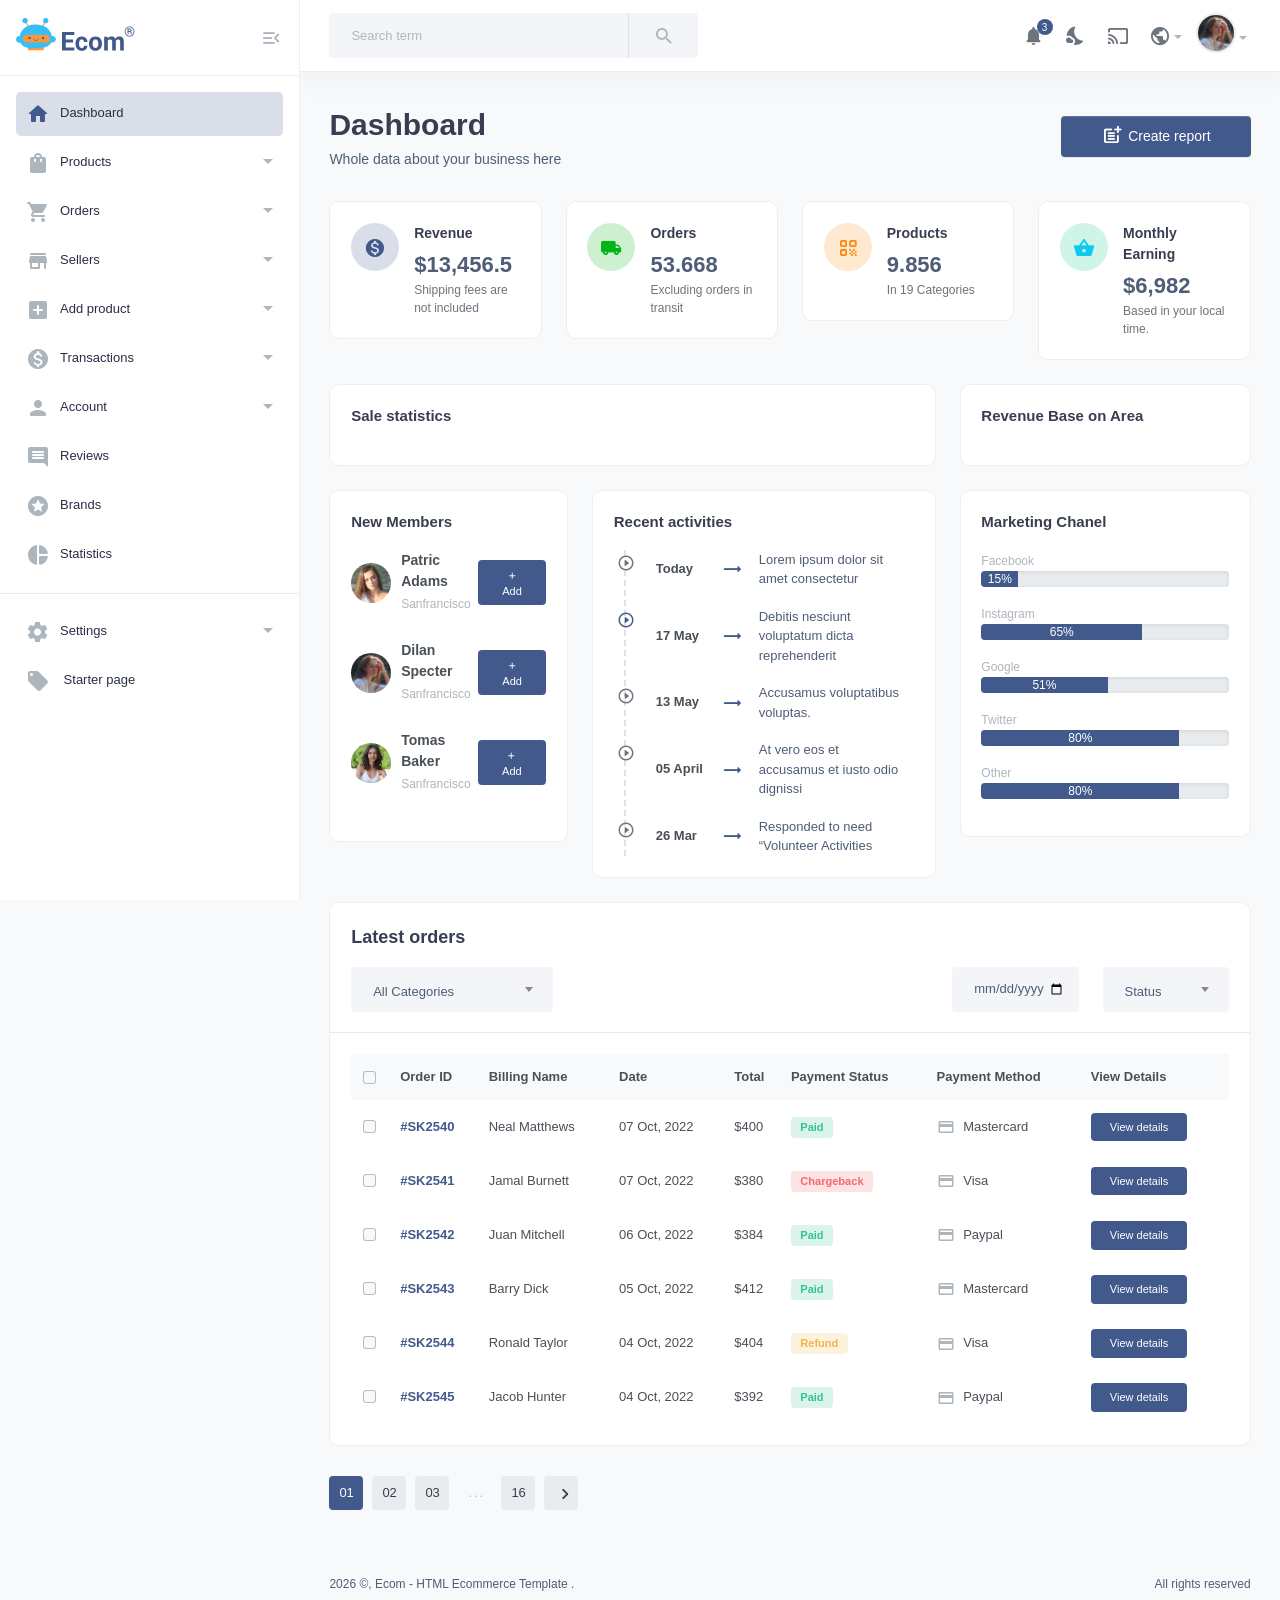
<file: 5.HTML_Template_Dashboard/index.html>
<!DOCTYPE html>
<html lang="en">
  <head>
    <meta charset="utf-8">
    <meta http-equiv="x-ua-compatible" content="ie=edge">
    <meta name="description" content="">
    <meta name="viewport" content="width=device-width, initial-scale=1">
    <meta property="og:title" content="">
    <meta property="og:type" content="">
    <meta property="og:url" content="">
    <meta property="og:image" content="">
    <link rel="shortcut icon" type="image/x-icon" href="assets/imgs/theme/favicon.svg">
    <link href="assets/css/style.css?v=1.0.0" rel="stylesheet">
    <title>Ecom - Marketplace Dashboard Template</title>
  </head>
  <body>
    <div class="screen-overlay"></div>
    <aside class="navbar-aside" id="offcanvas_aside">
      <div class="aside-top"><a class="brand-wrap" href="index.html"><img class="logo" src="assets/imgs/theme/logo.svg" alt="Evara Dashboard"></a>
        <div>
          <button class="btn btn-icon btn-aside-minimize"><i class="text-muted material-icons md-menu_open"></i></button>
        </div>
      </div>
      <nav>
        <ul class="menu-aside">
          <li class="menu-item active"><a class="menu-link" href="index.html"><i class="icon material-icons md-home"></i><span class="text">Dashboard</span></a></li>
          <li class="menu-item has-submenu"><a class="menu-link" href="page-products-list.html"><i class="icon material-icons md-shopping_bag"></i><span class="text">Products</span></a>
            <div class="submenu"><a href="page-products-list.html">Product List</a><a href="page-products-grid.html">Product grid</a><a href="page-products-grid-2.html">Product grid 2</a><a href="page-categories.html">Categories</a></div>
          </li>
          <li class="menu-item has-submenu"><a class="menu-link" href="page-orders-1.html"><i class="icon material-icons md-shopping_cart"></i><span class="text">Orders</span></a>
            <div class="submenu"><a href="page-orders-1.html">Order list 1</a><a href="page-orders-2.html">Order list 2</a><a href="page-orders-detail.html">Order detail</a><a href="page-orders-tracking.html">Order tracking</a><a href="page-invoice.html">Invoice</a></div>
          </li>
          <li class="menu-item has-submenu"><a class="menu-link" href="page-sellers-cards.html"><i class="icon material-icons md-store"></i><span class="text">Sellers</span></a>
            <div class="submenu"><a href="page-sellers-cards.html">Sellers cards</a><a href="page-sellers-list.html">Sellers list</a><a href="page-seller-detail.html">Seller profile</a></div>
          </li>
          <li class="menu-item has-submenu"><a class="menu-link" href="page-form-product-1.html"><i class="icon material-icons md-add_box"></i><span class="text">Add product</span></a>
            <div class="submenu"><a href="page-form-product-1.html">Add product 1</a><a href="page-form-product-2.html">Add product 2</a><a href="page-form-product-3.html">Add product 3</a><a href="page-form-product-4.html">Add product 4</a></div>
          </li>
          <li class="menu-item has-submenu"><a class="menu-link" href="page-transactions-1.html"><i class="icon material-icons md-monetization_on"></i><span class="text">Transactions</span></a>
            <div class="submenu"><a href="page-transactions-1.html">Transaction 1</a><a href="page-transactions-2.html">Transaction 2</a><a href="page-transactions-details.html">Transaction Details</a></div>
          </li>
          <li class="menu-item has-submenu"><a class="menu-link" href="#"><i class="icon material-icons md-person"></i><span class="text">Account</span></a>
            <div class="submenu"><a href="page-account-login.html">User login</a><a href="page-account-register.html">User registration</a><a href="page-error-404.html">Error 404</a></div>
          </li>
          <li class="menu-item"><a class="menu-link" href="page-reviews.html"><i class="icon material-icons md-comment"></i><span class="text">Reviews</span></a></li>
          <li class="menu-item"><a class="menu-link" href="page-brands.html"><i class="icon material-icons md-stars"></i><span class="text">Brands</span></a></li>
          <li class="menu-item"><a class="menu-link" disabled="" href="#"><i class="icon material-icons md-pie_chart"></i><span class="text">Statistics</span></a></li>
        </ul>
        <hr>
        <ul class="menu-aside">
          <li class="menu-item has-submenu"><a class="menu-link" href="#"><i class="icon material-icons md-settings"></i><span class="text">Settings</span></a>
            <div class="submenu"><a href="page-settings-1.html">Setting sample 1</a><a href="page-settings-2.html">Setting sample 2</a></div>
          </li>
          <li class="menu-item"><a class="menu-link" href="page-blank.html"><i class="icon material-icons md-local_offer"></i><span class="text"> Starter page</span></a></li>
        </ul>
      </nav>
    </aside>
    <main class="main-wrap">
      <header class="main-header navbar">
        <div class="col-search">
          <form class="searchform">
            <div class="input-group">
              <input class="form-control" list="search_terms" type="text" placeholder="Search term">
              <button class="btn btn-light bg" type="button"><i class="material-icons md-search"></i></button>
            </div>
            <datalist id="search_terms">
              <option value="Products"></option>
              <option value="New orders"></option>
              <option value="Apple iphone"></option>
              <option value="Ahmed Hassan"></option>
            </datalist>
          </form>
        </div>
        <div class="col-nav">
          <button class="btn btn-icon btn-mobile me-auto" data-trigger="#offcanvas_aside"><i class="material-icons md-apps"></i></button>
          <ul class="nav">
            <li class="nav-item"><a class="nav-link btn-icon" href="#"><i class="material-icons md-notifications animation-shake"></i><span class="badge rounded-pill">3</span></a></li>
            <li class="nav-item"><a class="nav-link btn-icon darkmode" href="#"><i class="material-icons md-nights_stay"></i></a></li>
            <li class="nav-item"><a class="requestfullscreen nav-link btn-icon" href="#"><i class="material-icons md-cast"></i></a></li>
            <li class="dropdown nav-item"><a class="dropdown-toggle" id="dropdownLanguage" data-bs-toggle="dropdown" href="#" aria-expanded="false"><i class="material-icons md-public"></i></a>
              <div class="dropdown-menu dropdown-menu-end" aria-labelledby="dropdownLanguage"><a class="dropdown-item text-brand" href="#"><img src="assets/imgs/theme/flag-us.png" alt="English">English</a><a class="dropdown-item" href="#"><img src="assets/imgs/theme/flag-fr.png" alt="Français">Fran&ccedil;ais</a><a class="dropdown-item" href="#"><img src="assets/imgs/theme/flag-jp.png" alt="Français">&#x65E5;&#x672C;&#x8A9E;</a><a class="dropdown-item" href="#"><img src="assets/imgs/theme/flag-cn.png" alt="Français">&#x4E2D;&#x56FD;&#x4EBA;</a></div>
            </li>
            <li class="dropdown nav-item"><a class="dropdown-toggle" id="dropdownAccount" data-bs-toggle="dropdown" href="#" aria-expanded="false"><img class="img-xs rounded-circle" src="assets/imgs/people/avatar2.jpg" alt="User"></a>
              <div class="dropdown-menu dropdown-menu-end" aria-labelledby="dropdownAccount"><a class="dropdown-item" href="#"><i class="material-icons md-perm_identity"></i>Edit Profile</a><a class="dropdown-item" href="#"><i class="material-icons md-settings"></i>Account Settings</a><a class="dropdown-item" href="#"><i class="material-icons md-account_balance_wallet"></i>Wallet</a><a class="dropdown-item" href="#"><i class="material-icons md-receipt"></i>Billing</a><a class="dropdown-item" href="#"><i class="material-icons md-help_outline"></i>Help center</a>
                <div class="dropdown-divider"></div><a class="dropdown-item text-danger" href="#"><i class="material-icons md-exit_to_app"></i>Logout</a>
              </div>
            </li>
          </ul>
        </div>
      </header>
      <section class="content-main">
        <div class="content-header">
          <div>
            <h2 class="content-title card-title">Dashboard</h2>
            <p>Whole data about your business here</p>
          </div>
          <div><a class="btn btn-primary" href="#"><i class="text-muted material-icons md-post_add"></i>Create report</a></div>
        </div>
        <div class="row">
          <div class="col-lg-3">
            <div class="card card-body mb-4">
              <article class="icontext"><span class="icon icon-sm rounded-circle bg-primary-light"><i class="text-primary material-icons md-monetization_on"></i></span>
                <div class="text">
                  <h6 class="mb-1 card-title">Revenue</h6><span>$13,456.5</span><span class="text-sm">Shipping fees are not included</span>
                </div>
              </article>
            </div>
          </div>
          <div class="col-lg-3">
            <div class="card card-body mb-4">
              <article class="icontext"><span class="icon icon-sm rounded-circle bg-success-light"><i class="text-success material-icons md-local_shipping"></i></span>
                <div class="text">
                  <h6 class="mb-1 card-title">Orders</h6><span>53.668</span><span class="text-sm">Excluding orders in transit</span>
                </div>
              </article>
            </div>
          </div>
          <div class="col-lg-3">
            <div class="card card-body mb-4">
              <article class="icontext"><span class="icon icon-sm rounded-circle bg-warning-light"><i class="text-warning material-icons md-qr_code"></i></span>
                <div class="text">
                  <h6 class="mb-1 card-title">Products</h6><span>9.856</span><span class="text-sm">In 19 Categories</span>
                </div>
              </article>
            </div>
          </div>
          <div class="col-lg-3">
            <div class="card card-body mb-4">
              <article class="icontext"><span class="icon icon-sm rounded-circle bg-info-light"><i class="text-info material-icons md-shopping_basket"></i></span>
                <div class="text">
                  <h6 class="mb-1 card-title">Monthly Earning</h6><span>$6,982</span><span class="text-sm">Based in your local time.</span>
                </div>
              </article>
            </div>
          </div>
        </div>
        <div class="row">
          <div class="col-xl-8 col-lg-12">
            <div class="card mb-4">
              <article class="card-body">
                <h5 class="card-title">Sale statistics</h5>
                <canvas id="myChart" height="120px"></canvas>
              </article>
            </div>
            <div class="row">
              <div class="col-lg-5">
                <div class="card mb-4">
                  <article class="card-body">
                    <h5 class="card-title">New Members</h5>
                    <div class="new-member-list">
                      <div class="d-flex align-items-center justify-content-between mb-4">
                        <div class="d-flex align-items-center"><img class="avatar" src="assets/imgs/people/avatar4.jpg" alt="">
                          <div>
                            <h6>Patric Adams</h6>
                            <p class="text-muted font-xs">Sanfrancisco</p>
                          </div>
                        </div><a class="btn btn-xs" href="#"><i class="material-icons md-add"></i> Add</a>
                      </div>
                      <div class="d-flex align-items-center justify-content-between mb-4">
                        <div class="d-flex align-items-center"><img class="avatar" src="assets/imgs/people/avatar2.jpg" alt="">
                          <div>
                            <h6>Dilan Specter</h6>
                            <p class="text-muted font-xs">Sanfrancisco</p>
                          </div>
                        </div><a class="btn btn-xs" href="#"><i class="material-icons md-add"></i> Add</a>
                      </div>
                      <div class="d-flex align-items-center justify-content-between mb-4">
                        <div class="d-flex align-items-center"><img class="avatar" src="assets/imgs/people/avatar3.jpg" alt="">
                          <div>
                            <h6>Tomas Baker</h6>
                            <p class="text-muted font-xs">Sanfrancisco</p>
                          </div>
                        </div><a class="btn btn-xs" href="#"><i class="material-icons md-add"></i> Add</a>
                      </div>
                    </div>
                  </article>
                </div>
              </div>
              <div class="col-lg-7">
                <div class="card mb-4">
                  <article class="card-body">
                    <h5 class="card-title">Recent activities</h5>
                    <ul class="verti-timeline list-unstyled font-sm">
                      <li class="event-list">
                        <div class="event-timeline-dot"><i class="material-icons md-play_circle_outline font-xxl"></i></div>
                        <div class="media">
                          <div class="me-3">
                            <h6><span>Today</span><i class="material-icons md-trending_flat text-brand ml-15 d-inline-block"></i></h6>
                          </div>
                          <div class="media-body">
                            <div>Lorem ipsum dolor sit amet consectetur</div>
                          </div>
                        </div>
                      </li>
                      <li class="event-list active">
                        <div class="event-timeline-dot"><i class="material-icons md-play_circle_outline font-xxl animation-fade-right"></i></div>
                        <div class="media">
                          <div class="me-3">
                            <h6><span>17 May</span><i class="material-icons md-trending_flat text-brand ml-15 d-inline-block"></i></h6>
                          </div>
                          <div class="media-body">
                            <div>Debitis nesciunt voluptatum dicta reprehenderit</div>
                          </div>
                        </div>
                      </li>
                      <li class="event-list">
                        <div class="event-timeline-dot"><i class="material-icons md-play_circle_outline font-xxl"></i></div>
                        <div class="media">
                          <div class="me-3">
                            <h6><span>13 May</span><i class="material-icons md-trending_flat text-brand ml-15 d-inline-block"></i></h6>
                          </div>
                          <div class="media-body">
                            <div>Accusamus voluptatibus voluptas.</div>
                          </div>
                        </div>
                      </li>
                      <li class="event-list">
                        <div class="event-timeline-dot"><i class="material-icons md-play_circle_outline font-xxl"></i></div>
                        <div class="media">
                          <div class="me-3">
                            <h6><span>05 April</span><i class="material-icons md-trending_flat text-brand ml-15 d-inline-block"></i></h6>
                          </div>
                          <div class="media-body">
                            <div>At vero eos et accusamus et iusto odio dignissi</div>
                          </div>
                        </div>
                      </li>
                      <li class="event-list">
                        <div class="event-timeline-dot"><i class="material-icons md-play_circle_outline font-xxl"></i></div>
                        <div class="media">
                          <div class="me-3">
                            <h6><span>26 Mar</span><i class="material-icons md-trending_flat text-brand ml-15 d-inline-block"></i></h6>
                          </div>
                          <div class="media-body">
                            <div>Responded to need &ldquo;Volunteer Activities</div>
                          </div>
                        </div>
                      </li>
                    </ul>
                  </article>
                </div>
              </div>
            </div>
          </div>
          <div class="col-xl-4 col-lg-12">
            <div class="card mb-4">
              <article class="card-body">
                <h5 class="card-title">Revenue Base on Area</h5>
                <canvas id="myChart2" height="217"></canvas>
              </article>
            </div>
            <div class="card mb-4">
              <article class="card-body">
                <h5 class="card-title">Marketing Chanel</h5><span class="text-muted font-xs">Facebook</span>
                <div class="progress mb-3">
                  <div class="progress-bar" role="progressbar" style="width: 15%">15%</div>
                </div><span class="text-muted font-xs">Instagram</span>
                <div class="progress mb-3">
                  <div class="progress-bar" role="progressbar" style="width: 65%">65%</div>
                </div><span class="text-muted font-xs">Google</span>
                <div class="progress mb-3">
                  <div class="progress-bar" role="progressbar" style="width: 51%"> 51%</div>
                </div><span class="text-muted font-xs">Twitter</span>
                <div class="progress mb-3">
                  <div class="progress-bar" role="progressbar" style="width: 80%"> 80%</div>
                </div><span class="text-muted font-xs">Other</span>
                <div class="progress mb-3">
                  <div class="progress-bar" role="progressbar" style="width: 80%"> 80%</div>
                </div>
              </article>
            </div>
          </div>
        </div>
        <div class="card mb-4">
          <header class="card-header">
            <h4 class="card-title">Latest orders</h4>
            <div class="row align-items-center">
              <div class="col-md-3 col-12 me-auto mb-md-0 mb-3">
                <div class="custom_select">
                  <select class="form-select select-nice">
                    <option selected="">All Categories</option>
                    <option>Women&apos;s Clothing</option>
                    <option>Men&apos;s Clothing</option>
                    <option>Cellphones</option>
                    <option>Computer &amp; Office</option>
                    <option>Consumer Electronics</option>
                    <option>Jewelry &amp; Accessories</option>
                    <option>Home &amp; Garden</option>
                    <option>Luggage &amp; Bags</option>
                    <option>Shoes</option>
                    <option>Mother &amp; Kids</option>
                  </select>
                </div>
              </div>
              <div class="col-md-2 col-6">
                <input class="form-control" type="date" value="02.05.2022">
              </div>
              <div class="col-md-2 col-6">
                <div class="custom_select">
                  <select class="form-select select-nice">
                    <option selected="">Status</option>
                    <option>All</option>
                    <option>Paid</option>
                    <option>Chargeback</option>
                    <option>Refund</option>
                  </select>
                </div>
              </div>
            </div>
          </header>
          <div class="card-body">
            <div class="table-responsive">
              <div class="table-responsive">
                <table class="table align-middle table-nowrap mb-0">
                  <thead class="table-light">
                    <tr>
                      <th class="text-center" scope="col">
                        <div class="form-check align-middle">
                          <input class="form-check-input" id="transactionCheck01" type="checkbox">
                          <label class="form-check-label" for="transactionCheck01"></label>
                        </div>
                      </th>
                      <th class="align-middle" scope="col">Order ID</th>
                      <th class="align-middle" scope="col">Billing Name</th>
                      <th class="align-middle" scope="col">Date</th>
                      <th class="align-middle" scope="col">Total</th>
                      <th class="align-middle" scope="col">Payment Status</th>
                      <th class="align-middle" scope="col">Payment Method</th>
                      <th class="align-middle" scope="col">View Details</th>
                    </tr>
                  </thead>
                  <tbody>
                    <tr>
                      <td class="text-center">
                        <div class="form-check">
                          <input class="form-check-input" id="transactionCheck02" type="checkbox">
                          <label class="form-check-label" for="transactionCheck02"></label>
                        </div>
                      </td>
                      <td><a class="fw-bold" href="#">#SK2540</a></td>
                      <td>Neal Matthews</td>
                      <td>07 Oct, 2022</td>
                      <td>$400</td>
                      <td><span class="badge badge-pill badge-soft-success">Paid</span></td>
                      <td><i class="material-icons md-payment font-xxl text-muted mr-5"></i> Mastercard</td>
                      <td><a class="btn btn-xs" href="#"> View details</a></td>
                    </tr>
                    <tr>
                      <td class="text-center">
                        <div class="form-check">
                          <input class="form-check-input" id="transactionCheck03" type="checkbox">
                          <label class="form-check-label" for="transactionCheck03"></label>
                        </div>
                      </td>
                      <td><a class="fw-bold" href="#">#SK2541</a></td>
                      <td>Jamal Burnett</td>
                      <td>07 Oct, 2022</td>
                      <td>$380</td>
                      <td><span class="badge badge-pill badge-soft-danger">Chargeback</span></td>
                      <td><i class="material-icons md-payment font-xxl text-muted mr-5"></i> Visa</td>
                      <td><a class="btn btn-xs" href="#"> View details</a></td>
                    </tr>
                    <tr>
                      <td class="text-center">
                        <div class="form-check">
                          <input class="form-check-input" id="transactionCheck04" type="checkbox">
                          <label class="form-check-label" for="transactionCheck04"></label>
                        </div>
                      </td>
                      <td><a class="fw-bold" href="#">#SK2542</a></td>
                      <td>Juan Mitchell</td>
                      <td>06 Oct, 2022</td>
                      <td>$384</td>
                      <td><span class="badge badge-pill badge-soft-success">Paid</span></td>
                      <td><i class="material-icons md-payment font-xxl text-muted mr-5"></i> Paypal</td>
                      <td><a class="btn btn-xs" href="#"> View details</a></td>
                    </tr>
                    <tr>
                      <td class="text-center">
                        <div class="form-check">
                          <input class="form-check-input" id="transactionCheck05" type="checkbox">
                          <label class="form-check-label" for="transactionCheck05"></label>
                        </div>
                      </td>
                      <td><a class="fw-bold" href="#">#SK2543</a></td>
                      <td>Barry Dick</td>
                      <td>05 Oct, 2022</td>
                      <td>$412</td>
                      <td><span class="badge badge-pill badge-soft-success">Paid</span></td>
                      <td><i class="material-icons md-payment font-xxl text-muted mr-5"></i> Mastercard</td>
                      <td><a class="btn btn-xs" href="#"> View details</a></td>
                    </tr>
                    <tr>
                      <td class="text-center">
                        <div class="form-check">
                          <input class="form-check-input" id="transactionCheck06" type="checkbox">
                          <label class="form-check-label" for="transactionCheck06"></label>
                        </div>
                      </td>
                      <td><a class="fw-bold" href="#">#SK2544</a></td>
                      <td>Ronald Taylor</td>
                      <td>04 Oct, 2022</td>
                      <td>$404</td>
                      <td><span class="badge badge-pill badge-soft-warning">Refund</span></td>
                      <td><i class="material-icons md-payment font-xxl text-muted mr-5"></i> Visa</td>
                      <td><a class="btn btn-xs" href="#"> View details</a></td>
                    </tr>
                    <tr>
                      <td class="text-center">
                        <div class="form-check">
                          <input class="form-check-input" id="transactionCheck07" type="checkbox">
                          <label class="form-check-label" for="transactionCheck07"></label>
                        </div>
                      </td>
                      <td><a class="fw-bold" href="#">#SK2545</a></td>
                      <td>Jacob Hunter</td>
                      <td>04 Oct, 2022</td>
                      <td>$392</td>
                      <td><span class="badge badge-pill badge-soft-success">Paid</span></td>
                      <td><i class="material-icons md-payment font-xxl text-muted mr-5"></i> Paypal</td>
                      <td><a class="btn btn-xs" href="#"> View details</a></td>
                    </tr>
                  </tbody>
                </table>
              </div>
            </div>
            <!-- table-responsive end//-->
          </div>
        </div>
        <div class="pagination-area mt-30 mb-50">
          <nav aria-label="Page navigation example">
            <ul class="pagination justify-content-start">
              <li class="page-item active"><a class="page-link" href="#">01</a></li>
              <li class="page-item"><a class="page-link" href="#">02</a></li>
              <li class="page-item"><a class="page-link" href="#">03</a></li>
              <li class="page-item"><a class="page-link dot" href="#">...</a></li>
              <li class="page-item"><a class="page-link" href="#">16</a></li>
              <li class="page-item"><a class="page-link" href="#"><i class="material-icons md-chevron_right"></i></a></li>
            </ul>
          </nav>
        </div>
      </section>
      <footer class="main-footer font-xs">
        <div class="row pb-30 pt-15">
          <div class="col-sm-6">
            <script>document.write(new Date().getFullYear())</script> &copy;, Ecom - HTML Ecommerce Template .
          </div>
          <div class="col-sm-6">
            <div class="text-sm-end">All rights reserved</div>
          </div>
        </div>
      </footer>
    </main>
    <script src="assets/js/vendors/jquery-3.6.0.min.js"></script>
    <script src="assets/js/vendors/bootstrap.bundle.min.js"></script>
    <script src="assets/js/vendors/select2.min.js"></script>
    <script src="assets/js/vendors/perfect-scrollbar.js"></script>
    <script src="assets/js/vendors/jquery.fullscreen.min.js"></script>
    <script src="assets/js/vendors/chart.js"></script>
    <script src="assets/js/main.js?v=1.0.0"></script>
    <script src="assets/js/custom-chart.js" type="text/javascript"></script>
  </body>
</html>
</file>
<file: 1.HTML_Template_Frontend_LTR/assets/css/style.css>
/***
 Theme Name: Ecom
 Description: Multipurpose Marketplace HTML Template + RTL
 Version: 3.0
 License: GNU General Public License v2 or later
 License URI: http://www.gnu.org/licenses/gpl-2.0.html
==============================
TABLE CONTENT
 Import Google Fonts
 Include Third Party CSS Library
 GENERAL
 HEADER
 Offcanvas Sidebar
 Search form
 Main header
 Mega menu
 Header layouts
 Page layouts
 Pagination
 Breadcrumb
 CATEGORY PAGES
 SINGLE POST
 Author box
 comment
 Post share social
 WP STYPE
 Custom amine
***/
@import url(https://fonts.bunny.net/css?family=dm-sans:400,500,700|kanit:700);
/*import vendors*/
@import url(../css/vendors/normalize.css);
@import url(../css/vendors/bootstrap.min.css);
@import url(../css/vendors/uicons-regular-rounded.css);
@import url(../css/plugins/swiper-bundle.min.css);
@import url(../css/plugins/select2.min.css);
@import url(../css/plugins/slick.css);
@import url(../css/plugins/animate.min.css);
/*RESET*/
html,
body,
div,
span,
applet,
object,
iframe,
h1,
h2,
h3,
h4,
h5,
h6,
p,
blockquote,
pre,
a,
abbr,
acronym,
address,
big,
cite,
code,
del,
dfn,
em,
img,
ins,
kbd,
q,
s,
samp,
small,
strike,
strong,
sub,
sup,
tt,
var,
b,
u,
i,
center,
dl,
dt,
dd,
ol,
ul,
li,
fieldset,
form,
label,
legend,
table,
caption,
tbody,
tfoot,
thead,
tr,
th,
td,
article,
aside,
canvas,
details,
embed,
figure,
figcaption,
footer,
header,
hgroup,
menu,
nav,
output,
ruby,
section,
summary,
time,
mark,
audio,
video {
  margin: 0;
  padding: 0;
  border: 0;
  font-size: 100%;
  vertical-align: baseline;
}

:root {
  --primary-color: #2c3e50;
  --primary-color-rgb: rgb(44, 62, 80);
  --secondary-color: #1b1e24;
  --secondary-color-rgb: rgb(27, 30, 36);
  --tercery-color: #fff;
  --tercery-color-rgb: rgb(255, 255, 255);
  --negro-color: #000;
  --primary-size: "DM Sans", sans-serif;
}

main {
  display: block;
  clear: both;
  background: var(--primary-color);
}

thead {
  font-weight: 600;
}

article,
aside,
details,
figcaption,
figure,
footer,
header,
hgroup,
menu,
nav,
section {
  display: block;
}

body {
  line-height: 1;
}

ol,
ul {
  list-style: none;
}

blockquote,
q {
  quotes: none;
}

blockquote:before,
blockquote:after,
q:before,
q:after {
  content: "";
  content: none;
}

table {
  border-collapse: collapse;
  border-spacing: 0;
}

img {
  max-width: 100%;
}

input,
select,
button,
textarea {
  font-family: "DM Sans", sans-serif;
  font-size: 14px;
}

*:focus,
select:focus,
.custom-select:focus,
button:focus,
textarea:focus,
textarea.form-control:focus,
input.form-control:focus,
input[type=text]:focus,
input[type=password]:focus,
input[type=email]:focus,
input[type=number]:focus,
[type=text].form-control:focus,
[type=password].form-control:focus,
[type=email].form-control:focus,
[type=tel].form-control:focus,
[contenteditable].form-control:focus {
  outline: none !important;
  box-shadow: none !important;
}

input:focus::-moz-placeholder {
  opacity: 0;
  -moz-transition: 0.4s;
  transition: 0.4s;
}

li.hr span {
  width: 100%;
  height: 1px;
  background-color: #e4e4e4;
  margin: 20px 0;
  display: block;
}

/*--- Common Classes---------------------*/
::-moz-selection {
  background: var(--tercery-color); /* WebKit/Blink Browsers */
  color: #fff;
}
::selection {
  background: var(--tercery-color); /* WebKit/Blink Browsers */
  color: #fff;
}

::-moz-selection {
  background: var(--tercery-color); /* Gecko Browsers */
  color: #fff;
}

::-moz-placeholder {
  color: #B2C2E1;
  opacity: 1;
}

::placeholder {
  color: #B2C2E1;
  opacity: 1;
}

:-ms-input-placeholder,
::-webkit-input-placeholder {
  color: #B2C2E1;
  opacity: 1;
}

.fix {
  overflow: hidden;
}

.hidden {
  display: none;
}

.clear {
  clear: both;
}

.section {
  float: left;
  width: 100%;
}

.f-right {
  float: right;
}

.capitalize {
  text-transform: capitalize;
}

.uppercase {
  text-transform: uppercase;
}

.bg-img {
  background-position: center center;
  background-size: cover;
}

.position-relative {
  position: relative;
}

.height-100vh {
  height: 100vh !important;
}

*:focus,
select:focus,
.custom-select:focus,
button:focus,
textarea:focus,
textarea.form-control:focus,
input.form-control:focus,
input[type=text]:focus,
input[type=password]:focus,
input[type=email]:focus,
input[type=number]:focus,
[type=text].form-control:focus,
[type=password].form-control:focus,
[type=email].form-control:focus,
[type=tel].form-control:focus,
[contenteditable].form-control:focus {
  outline: none !important;
  box-shadow: none;
}

.border-radius {
  border-radius: 4px;
}

.border-radius-5 {
  border-radius: 5px;
}

.border-radius-10 {
  border-radius: 10px;
}

.border-radius-15 {
  border-radius: 15px;
}

.border-radius-20 {
  border-radius: 20px;
}

.hover-up {
  transition: all 0.25s cubic-bezier(0.02, 0.01, 0.47, 1);
}
.hover-up:hover {
  transform: translateY(-2px);
  transition: all 0.25s cubic-bezier(0.02, 0.01, 0.47, 1);
}

a {
  text-decoration: none;
  color: #0BA9ED;
}

a:hover {
  color: #e4e4e4;
}

*:hover {
  transition-duration: 0.2s;
}

.img-responsive {
  max-width: 100%;
}

body {
  font-family: "DM Sans", sans-serif;
}

.font-xs-bold {
  font-family: "DM Sans", sans-serif;
  font-size: 13px;
  line-height: 18px;
  font-weight: bold;
}

.font-sm-bold {
  font-family: "DM Sans", sans-serif;
  font-size: 14px !important;
  line-height: 20px !important;
  font-weight: bold !important;
}

.font-md-bold {
  font-family: "DM Sans", sans-serif;
  font-size: 16px !important;
  line-height: 24px !important;
  font-weight: bold !important;
}

.font-lg-bold {
  font-family: "DM Sans", sans-serif;
  font-size: 20px;
  line-height: 28px;
  font-weight: bold;
}

.font-xs {
  font-family: "DM Sans", sans-serif;
  font-size: 12px !important;
  line-height: 18px !important;
  font-weight: 400;
}

.font-sm {
  font-family: "DM Sans", sans-serif;
  font-size: 14px !important;
  line-height: 20px !important;
  font-weight: 400;
}

.font-sm-lh32 {
  font-family: "DM Sans", sans-serif;
  font-size: 14px;
  line-height: 32px;
  font-weight: 400;
}

.font-md {
  font-family: "DM Sans", sans-serif;
  font-size: 16px;
  line-height: 24px;
  font-weight: 400;
}

.font-lg {
  font-family: "DM Sans", sans-serif;
  font-size: 20px;
  line-height: 28px;
  font-weight: 400;
}

.font-xl {
  font-family: "DM Sans", sans-serif;
  font-size: 28px;
  line-height: 32px;
}

.font-xxl {
  font-family: "DM Sans", sans-serif;
  font-size: 24px;
  line-height: 24px;
  font-weight: 400;
}

.font-2xl {
  font-family: "DM Sans", sans-serif;
  font-size: 24px;
  line-height: 32px;
  font-weight: 400;
}

.font-3xl {
  font-family: "DM Sans", sans-serif;
  font-size: 30px;
  line-height: 36px;
  font-weight: 400;
}

.font-base {
  font-family: "DM Sans", sans-serif;
  font-size: 16px;
  line-height: 24px;
  font-weight: 400;
}

.font-base-2 {
  font-family: "DM Sans", sans-serif;
  font-size: 18px;
  line-height: 23px;
  font-weight: 400;
}

.font-desc {
  font-family: "DM Sans", sans-serif;
  font-size: 19px;
  line-height: 27px;
  font-weight: 400;
}

.bg-1 {
  background-color: var(--negro-color);
}

.bg-2 {
  background-color: var(--negro-color);
}

.bg-3 {
  background-color: var(--negro-color);
}

.bg-4 {
  background-color: var(--negro-color) !important;
}

.bg-5 {
  background-color: var(--negro-color);
}

.bg-6 {
  background-color: var(--negro-color) !important;
}

.bg-7 {
  background-color: var(--negro-color);
}

.bg-8 {
  background-color: var(--negro-color);
}

.bg-9 {
  background-color: var(--negro-color) !important;
}

.bg-10 {
  background-color: var(--negro-color) !important;
}

.bg-11 {
  background-image: url(../imgs/img/BannerHome1.jpg);
}

.bg-11-2 {
  background-image: url(../imgs/img/BannerHome2.jpg);
}

.bg-11-3 {
  background-image: url(../imgs/img/BannerHome3.jpg);

}

.bg-12 {
  background-color: var(--negro-color);
}

.bg-13 {
  background-color: var(--negro-color);
}

.bg-14 {
  background-color: var(--negro-color);
}

.bg-15 {
  background-color: var(--negro-color);
}

.bg-16 {
  background-color: var(--negro-color);
}

.bg-17 {
  background-color: var(--negro-color);
}

.bg-18 {
  background-color: var(--negro-color);
}

.bg-19 {
  background-color: var(--negro-color);
}

.bg-20 {
  background-color: var(--negro-color);
}

.bg-21 {
  background-color: var(--negro-color);
}

.bg-22 {
  background-color: var(--negro-color);
}

.bg-26 {
  background-color: var(--negro-color);
}

.bg-27 {
  background-color: var(--negro-color) !important;
}

.bg-28 {
  background-color: var(--negro-color) !important;
}

.bg-29 {
  background-color: var(--negro-color) !important;
}

.bg-30 {
  background-color: var(--negro-color) !important;
}

.bg-31 {
  background-color: var(--negro-color) !important;
}

.bg-32 {
  background-color: var(--negro-color) !important;
}

.bg-white {
  background-color: var(--primary-color) !important;
}

h1 {
  font-family: "DM Sans", sans-serif;
  font-size: 64px;
  line-height: 83px;
  font-weight: bold;
}

h2 {
  font-family: "DM Sans", sans-serif;
  font-size: 45px;
  line-height: 58px;
  font-weight: bold;
}

h3 {
  font-family: "DM Sans", sans-serif;
  font-size: 32px;
  line-height: 41px;
  font-weight: bold;
}

h4 {
  font-family: "DM Sans", sans-serif;
  font-size: 24px;
  line-height: 31px;
  font-weight: bold;
}

h5 {
  font-family: "DM Sans", sans-serif;
  font-size: 20px;
  line-height: 26px;
  font-weight: bold;
}

h6 {
  font-family: "DM Sans", sans-serif;
  font-size: 16px;
  line-height: 18px;
  font-weight: bold;
}

.bgrd-4 {
  border-radius: 4px;
}

.bg-brand-1 {
  background-color: #0BA9ED !important;
}

.bg-brand-2 {
  background-color: #FD9636 !important;
}

.bg-color-success {
  background-color: #5BC694;
}

.bg-color-danger {
  background-color: #F53658;
}

.bg-color-info {
  background-color: #27B3D2;
}

.bg-gray-50 {
  background-color: #F0F3F8;
}

.bd-gray-200 {
  border-color: #CAD6EC !important;
}

.box-count {
  text-align: center;
  margin: 0px 0px 20px 0px;
}
.box-count .deals-countdown {
  border-radius: 34px;
  background-color: var(--tercery-color);
  display: flex;
  padding: 4px 12px;
  width: 84%;
  margin: auto;
  max-width: 230px;
}
.box-count .deals-countdown .countdown-section {
  display: inline-block;
  text-align: center;
  width: 25%;
  line-height: 12px;
  position: relative;
}
.box-count .deals-countdown .countdown-section::before {
  content: ":";
  position: absolute;
  top: 3px;
  right: -1px;
  font-weight: bold;
  font-size: 16px;
  color: var(--primary-color);
}
.box-count .deals-countdown .countdown-section span {
  display: block;
  color: var(--primary-color);
}
.box-count .deals-countdown .countdown-section .countdown-period {
  text-transform: capitalize;
}
.box-count .deals-countdown .countdown-section:last-child::before {
  display: none;
}
.box-count.box-count-square {
  margin-bottom: 5px;
}
.box-count.box-count-square .deals-countdown {
  background-color: var(--primary-color);
  width: 100%;
  margin: auto;
  text-align: center;
  display: inline-block;
  max-width: 250px;
}
.box-count.box-count-square .deals-countdown .countdown-section {
  display: inline-block;
  text-align: center;
  line-height: 12px;
  position: relative;
  margin: 0px 7px;
  width: auto;
}
.box-count.box-count-square .deals-countdown .countdown-section::before {
  content: ":";
  position: absolute;
  top: 12px;
  right: -9px;
  font-weight: bold;
  font-size: 16px;
  color: var(--tercery-color);
}
.box-count.box-count-square .deals-countdown .countdown-section .countdown-period {
  color: #8C9EC5;
}
.box-count.box-count-square .deals-countdown .countdown-amount {
  background-color: #FD9636;
  border-radius: 4px;
  color: var(--primary-color);
  padding: 10px 0px;
  width: 42px;
  display: inline-block;
  margin-bottom: 5px;
}
.box-count.hide-period {
  margin-bottom: 0px;
  position: relative;
  bottom: -5px;
  display: inline-block;
  vertical-align: middle;
}
.box-count.hide-period .deals-countdown {
  padding: 4px 2px;
}
.box-count.hide-period .countdown-section .countdown-period {
  display: none;
}

.box-all-hurry {
  display: inline-block;
  position: relative;
  bottom: -20px;
}

.box-text-hurryup {
  vertical-align: middle;
  line-height: 16px;
  padding: 7px 0px 0px 0px;
}
.box-text-hurryup .font-md-bold {
  line-height: 20px;
}
.box-text-hurryup .font-xs {
  line-height: 14px;
}

.lh-14 {
  line-height: 14px !important;
}

.lh-16 {
  line-height: 16px !important;
}

.divide {
  width: 100%;
  display: inline-block;
  border-bottom: 1px solid #D5DFE4;
  margin: 10px 0px 20px 0px;
}

.box-progress {
  display: inline-block;
  width: 100%;
  padding: 20px 0px;
}
.box-progress .progress-bar {
  display: inline-block;
  width: 100%;
  background-color: #D5DFE4;
  height: 9px;
  border-radius: 24px;
  overflow: visible;
}
.box-progress .progress-bar .progress-bar-inner {
  background-color: #FD9636;
  border-radius: 24px;
  width: 50%;
  height: 9px;
  position: relative;
}
.box-progress .progress-bar .progress-bar-inner::before {
  content: "";
  height: 15px;
  border-radius: 50%;
  background-color: #FD9636;
  width: 15px;
  position: absolute;
  top: -3px;
  right: -3px;
}
.box-progress.box-progress-small .progress-bar {
  height: 6px;
}
.box-progress.box-progress-small .progress-bar .progress-bar-inner {
  height: 6px;
}
.box-progress.box-progress-small .progress-bar .progress-bar-inner::before {
  height: 11px;
  width: 11px;
  top: -3px;
}

.width-100 {
  width: 100%;
}

.section-box {
  display: inline-block;
  width: 100%;
}

.font-bold {
  font-weight: bold !important;
}

.font-medium {
  font-weight: 500 !important;
}

.font-18 {
  font-size: 18px;
  line-height: 23px;
  color: #0BA9ED;
  font-weight: 400;
}

.font-30 {
  font-size: 30px;
  line-height: 39px;
  color: #0E224D;
  font-weight: bold;
}

.font-32 {
  font-size: 32px;
  line-height: 31px;
  color: #0E224D;
  font-weight: bold;
}

.font-33 {
  font-size: 30px;
  line-height: 35px;
  color: #0E224D;
  font-weight: bold;
}

.font-59 {
  font-size: 59px;
  line-height: 64px;
  color: #0E224D;
  font-weight: bold;
}

.font-55 {
  font-size: 55px;
  line-height: 62px;
  color: #0E224D;
  font-weight: bold;
}

.font-16 {
  font-size: 16px !important;
  line-height: 23px !important;
  color: var(--tercery-color) !important;
}

.font-68 {
  font-size: 68px;
  line-height: 70px;
}

.font-11 {
  font-size: 11px !important;
  line-height: 18px !important;
}

.font-17 {
  font-size: 17px;
  line-height: 22px;
}

.font-46 {
  font-size: 46px;
  line-height: 60px;
}

.font-23 {
  font-size: 23px;
  line-height: 26px;
}

.h-500 {
  height: 500px !important;
}

.color-brand-1 {
  color: #0BA9ED !important;
}

.color-brand-2 {
  color: #FD9636 !important;
}

.color-brand-3 {
  color: var(--tercery-color) !important;
}

.color-blue {
  color: #3AA1FF !important;
}

.color-success {
  color: #5BC694;
}

.color-danger {
  color: #F53658;
}

.color-warning {
  color: #FFB067;
}

.color-gray-500 {
  color: #8C9EC5;
}

.color-black {
  color: #000;
}

.color-gray-700 {
  color: #6B83B6;
}

.color-gray-900 {
  color: #909196;
}

.color-gray-1000 {
  color: #526ca5;
}

.color-gray-1100 {
  color: #253D4E;
}

.color-white {
  color: #ffffff !important;
}

.color-green {
  color: #00FF8A !important;
}

.color-border-1 {
  color: #D5DFE4;
}

.background-gray-100 {
  background-color: #DDE4F0 !important;
}

.background-about-us-100 {
  padding: 30px 30px 20px 30px;
  border-radius: 10px;
  background-color: #192e47 !important;
  margin-left: 50px;
  margin-right: 50px;
}

.background-gray-50 {
  background-color: #192e47 !important;
  border-radius: 10px;
}

.w-auto {
  width: auto !important;
}

.mw-80 {
  max-width: 80%;
}

.border-bottom {
  border-color: #DDE4F0 !important;
}

#flexcentrado{
  display: flex;
  justify-content: center;
}

.pagination {
  margin-bottom: 20px;
}

.opacity-100 {
  opacity: 1 !important;
}

.transform-none {
  transform: none !important;
}

a,
button,
img,
input,
span,
h4 {
  transition: all 0.3s ease 0s;
}

@keyframes slideleft {
  10% {
    opacity: 0;
    transform: scale(0);
    right: 0;
  }
  50% {
    opacity: 1;
    transform: scale(1);
  }
  90% {
    opacity: 0;
    transform: scale(0);
    right: 100%;
  }
}
[data-loader=spinner] {
  width: 35px;
  height: 35px;
  display: inline-block;
  animation: spinner 1.2s infinite ease-in-out;
  background: url(../imgs/theme/favicon.svg);
  box-shadow: 0 0 10px #fff;
}
@keyframes spinner {
  0% {
    transform: perspective(120px) rotateX(0) rotateY(0);
  }
  50% {
    transform: perspective(120px) rotateX(-180deg) rotateY(0);
  }
  100% {
    transform: perspective(120px) rotateX(-180deg) rotateY(-180deg);
  }
}
@keyframes shadow-pulse {
  0% {
    box-shadow: 0 0 0 0px rgba(151, 119, 250, 0.8);
  }
  100% {
    box-shadow: 0 0 0 5px rgba(0, 0, 0, 0);
  }
}
@keyframes shadow-pulse-big {
  0% {
    box-shadow: 0 0 0 0px rgba(239, 63, 72, 0.1);
  }
  100% {
    box-shadow: 0 0 0 20px rgba(0, 0, 0, 0);
  }
}
@keyframes jump {
  0% {
    transform: translate3d(0, 20%, 0);
  }
  100% {
    transform: translate3d(0, 0, 0);
  }
}
.jump {
  transform-origin: 0;
  animation: jump 0.5s linear alternate infinite;
}

/*TYPOGRAPHY*/
body {
  color: var(--tercery-color);
  font-family: "DM Sans", sans-serif;
  font-size: 14px;
  line-height: 18px;
  font-style: normal;
  font-weight: 400;
  position: relative;
}

.font-heading,
.display-1,
.display-2,
.heading-lg,
.heading-sm-1 {
  font-family: "DM Sans", sans-serif;
  color: var(--tercery-color);
  font-weight: 700;
  line-height: 1.2;
}

.page-content {
  line-height: 1.25;
}
.page-content p {
  margin-bottom: 10px;
}
.page-content h5 {
  margin-bottom: 15px;
}

a.text-brand-3 {
  color: var(--tercery-color);
}
a.text-brand-3:hover {
  color: #0BA9ED;
}

.btn {
  border-radius: 4px;
  padding: 10px 22px;
  font-family: "DM Sans", sans-serif;
  font-size: 14px;
  line-height: 20px;
  font-weight: 400;
  text-decoration: none;
  position: relative;
}
.btn.btn-arrow {
  font-size: 12px;
  line-height: 32px;
  color: #0BA9ED;
  font-weight: bold;
  padding-left: 0px;
  padding-right: 15px;
  text-transform: uppercase;
  background: url(../imgs/template/icons/arrow.svg) no-repeat right 0px top 20px;
}
.btn.btn-brand-2 {
  background-color: #FD9636;
  color: var(--primary-color);
  font-weight: bold;
}
.btn.btn-brand-2:hover {
  background-color: var(--tercery-color);
}
.btn.btn-brand-3 {
  background-color: #FD9636;
  color: var(--primary-color);
  font-weight: bold;
}
.btn.btn-brand-3:hover {
  background-color: #ffffff;
}
.btn.btn-info {
  background-color: #27B3D2;
  color: var(--primary-color);
  font-weight: bold;
}
.btn.btn-info:hover {
  background-color: #FD9636;
  border-color: #FD9636;
}
.btn.btn-arrow-right {
  background-image: url(../imgs/template/icons/arrow-white.svg);
  background-position: center right 18px;
  background-repeat: no-repeat;
  padding-right: 34px;
}
.btn.btn-link {
  color: var(--tercery-color);
  font-size: 14px;
  line-height: 18px;
}
.btn.btn-link:hover {
  color: #FD9636;
}
.btn.btn-link-brand-2 {
  color: #FD9636;
  font-size: 12px;
  line-height: 32px;
  font-weight: bold;
  padding-left: 0px;
  text-transform: uppercase;
}
.btn.btn-link-brand-2:hover {
  color: var(--tercery-color);
}
.btn.btn-arrow-brand-2 {
  background-image: url(../imgs/template/icons/arrow-brand-2.svg);
  background-position: center right 18px;
  background-repeat: no-repeat;
  padding-right: 34px;
}
.btn.btn-arrow-brand-2:hover {
  background-image: url(../imgs/template/icons/arrow-gray.svg);
  background-position: center right 18px;
  background-repeat: no-repeat;
}
.btn.btn-arrow-2 {
  background-image: url(../imgs/template/icons/arrow-2.svg);
  background-position: top 3px right 10px;
  background-repeat: no-repeat;
  padding: 0px 40px 0px 0px;
  font-size: 17px;
  line-height: 19px;
  color: #FD9636;
  font-weight: bold;
}
.btn.btn-arrow-2:hover {
  color: var(--tercery-color);
  background-image: url(../imgs/template/icons/arrow-2-hover.svg);
}
.btn.btn-arrow-2-reverse {
  color: var(--tercery-color);
  background-image: url(../imgs/template/icons/arrow-2-hover.svg);
}
.btn.btn-arrow-2-reverse:hover {
  background-image: url(../imgs/template/icons/arrow-2.svg);
  color: #FD9636;
}
.btn.btn-arrow-small {
  background-size: 5px;
  background-position: top 6px right 18px;
  line-height: 18px;
  padding-right: 30px;
}
.btn.btn-cart {
  font-size: 14px;
  line-height: 20px;
  font-weight: bold;
  color: var(--primary-color);
  background: var(--tercery-color);
  border: 1px solid #8C9EC5;
  width: 100%;
  text-align: center;
  padding: 7px 22px;
  transition: all 0.3s ease 0s;
}
.btn.btn-cart:hover {
  border: 1px solid var(--tercery-color);
  background-color: var(--primary-color);
  color: var(--tercery-color);
}
.btn.btn-buy {
  font-size: 14px;
  line-height: 20px;
  font-weight: bold;
  color: var(--primary-color);
  border: 1px solid #8C9EC5;
  width: 100%;
  text-align: center;
  padding: 7px 22px;
  background-color: var(--tercery-color);
}
.btn.btn-buy:hover {
  border: 1px solid var(--tercery-color);
  background-color: var(--primary-color);
  color: var(--tercery-color);
}
.btn.btn-trend {
  border: 1px solid #000;
  height: 30px;
  width: 30px;
  background: #fff url(../imgs/template/icons/trend.svg) no-repeat center;
  padding: 0px;
  opacity: 0;
  transform: translateX(10px);
  transition: all 0.2s cubic-bezier(0.28, 0.12, 0.22, 1);
  will-change: opacity, transform;
}
.btn.btn-trend:hover {
  background: var(--primary-color) url(../imgs/template/icons/trend-hover.svg) no-repeat center;
}
.btn.btn-wishlist {
  border: 1px solid #000;
  height: 30px;
  width: 30px;
  background: #fff url(../imgs/template/icons/wishlist.svg) no-repeat center;
  padding: 0px;
  opacity: 0;
  transform: translateX(10px);
  transition: all 0.2s cubic-bezier(0.28, 0.12, 0.22, 1);
  will-change: opacity, transform;
  transition-duration: 0.2s;
  transition-delay: 0.1s;
}
.btn.btn-wishlist:hover {
  background: var(--primary-color) url(../imgs/template/icons/wishlist-hover.svg) no-repeat center;
}
.btn.btn-compare {
  border: 1px solid #000;
  height: 30px;
  width: 30px;
  background: #fff url(../imgs/template/icons/compare.svg) no-repeat center;
  padding: 0px;
  opacity: 0;
  transform: translateX(10px);
  transition: all 0.2s cubic-bezier(0.28, 0.12, 0.22, 1);
  will-change: opacity, transform;
  transition-delay: 0.14s;
}
.btn.btn-compare:hover {
  background: var(--primary-color) url(../imgs/template/icons/compare-hover.svg) no-repeat center;
}
.btn.btn-quickview {
  border: 1px solid #000;
  height: 30px;
  width: 30px;
  background: #fff url(../imgs/template/icons/view.svg) no-repeat center;
  padding: 0px;
  opacity: 0;
  transform: translateX(10px);
  transition: all 0.2s cubic-bezier(0.28, 0.12, 0.22, 1);
  will-change: opacity, transform;
  transition-delay: 0.18s;
}
.btn.btn-quickview:hover {
  background: var(--primary-color) url(../imgs/template/icons/view-hover.svg) no-repeat center;
}
.btn.btn-gray-abs {
  position: absolute;
  bottom: -20px;
  right: -15px;
  background-color: var(--tercery-color);
  font-size: 14px;
  line-height: 18px;
  color: var(--primary-color);
  border-radius: 0px;
  border-top-left-radius: 4px;
  padding: 4px 10px;
}
.btn.btn-gray-abs:hover {
  color: #FD9636;
}
.btn.btn-gray {
  background-color: var(--tercery-color);
  font-size: 12px;
  line-height: 18px;
  color: var(--primary-color) !important;
  border-radius: 0px;
  border-radius: 4px;
  padding: 2px 10px;
}
.btn.btn-gray:hover {
  color: #FD9636;
}
.btn.btn-out-stock {
  background-color: #FFF3EA;
  font-size: 12px;
  line-height: 18px;
  color: #F53658;
  border-radius: 0px;
  border-radius: 4px;
  padding: 2px 10px;
}
.btn.btn-out-stock:hover {
  color: #FD9636;
}
.btn.btn-open {
  height: 112px;
  width: 49px;
  background: var(--primary-color) url(../imgs/template/open.svg) no-repeat center 68px;
  padding: 10px;
  position: fixed;
  top: 0px;
  left: 0px;
}
.btn.btn-view-all {
  background: url(../imgs/template/icons/arrow-line.svg) no-repeat right 0px center;
  padding-right: 26px;
  color: var(--tercery-color);
  font-size: 16px;
  line-height: 24px;
  font-weight: bold;
}
.btn.btn-view-all:hover {
  color: #FD9636;
}
.btn.btn-link-orange {
  text-decoration: underline;
  color: #FD9636;
}
.btn.btn-category {
  background-color: #FD9636;
  background-image: url(../imgs/page/homepage4/open-close.svg);
  background-repeat: no-repeat;
  background-position: 17px 9px;
  display: inline-block;
  padding: 10px 20px 10px 50px;
  color: var(--primary-color);
  min-width: 223px;
  text-align: left;
}
.btn.btn-border {
  border-radius: 8px;
  border: 1px solid #B2C2E1;
  padding: 8px 16px;
  background: var(--primary-color);
  font-style: normal;
  font-weight: 500;
  font-size: 12px;
  line-height: 18px;
  color: var(--tercery-color);
  margin-bottom: 10px;
}
.btn.btn-border:hover {
  background-color: #B2C2E1;
  color: #0E224D;
}
.btn.btn-filter {
  background-image: url(../imgs/page/shop/filter.svg);
  background-repeat: no-repeat;
  background-position: 15px 12px;
  /* background-color: #EBF0F3; */
  padding: 8px 10px 8px 37px;
  border-radius: 4px;
}
.btn.btn-add-wishlist {
  background-image: url(../imgs/template/wishlist.svg);
  background-position: 0px -2px;
  background-repeat: no-repeat;
  padding: 0px 0px 0px 35px;
}
.btn.btn-add-compare {
  background-image: url(../imgs/template/compare.svg);
  background-position: 0px -2px;
  background-repeat: no-repeat;
  padding: 0px 0px 0px 35px;
}
.btn.btn-delete {
  background-image: url(../imgs/page/wishlist/delete.svg);
  background-position: center;
  background-repeat: no-repeat;
  padding: 0px 0px 0px 0px;
  height: 34px;
  width: 34px;
  background-color: white;
}
.btn.arrow-back {
  background-image: url(../imgs/page/cart/back-hover.svg);
  background-position: left 20px center;
  background-repeat: no-repeat;
  padding-left: 45px;
}
.btn.arrow-back:hover {
  background-image: url(../imgs/page/cart/back.svg);
}
.btn.arrow-next {
  background-image: url(../imgs/page/checkout/arrow-next.svg);
  background-position: right 20px center;
  background-repeat: no-repeat;
  padding-right: 45px;
}
.btn.arrow-next:hover {
  background-image: url(../imgs/page/cart/arrow-next-hover.svg);
}
.btn.update-cart {
  background-image: url(../imgs/page/cart/reload-hover.svg);
  background-position: left 20px center;
  background-repeat: no-repeat;
  padding-left: 45px;
}
.btn.update-cart:hover {
  background-image: url(../imgs/page/cart/reload.svg);
}
.btn.btn-amazon {
  padding: 5px 10px;
}
.btn.btn-amazon img {
  max-height: 42px;
  border-radius: 5px;
}
.btn.btn-gpay {
  padding: 5px 10px;
}
.btn.btn-gpay img {
  max-height: 42px;
  border-radius: 5px;
}
.btn.btn-paypal {
  padding: 5px 10px;
}
.btn.btn-paypal img {
  max-height: 42px;
  border-radius: 5px;
}
.btn.btn-tags {
  background-color: var(--primary-color);
  border: 1px solid #8C9EC5;
  padding: 7px 20px;
  border-radius: 4px;
  font-size: 14px;
  line-height: 20px;
  color: var(--tercery-color);
  font-weight: bold;
}
.btn.btn-tags:hover {
  color: var(--primary-color);
  background-color: var(--tercery-color);
}
.btn.btn-login {
  border: 1px solid #DDE4F0;
  border-radius: 4px;
  padding: 14px 22px;
  background-color: var(--primary-color);
  width: 100%;
}
.btn.btn-login img {
  vertical-align: middle;
  margin-left: 5px;
}
.btn.btn-shop-now {
  background-image: url(../imgs/page/homepage5/shop-now.svg);
  background-position: left 14px center;
  background-repeat: no-repeat;
  padding-left: 45px;
}
.btn.btn-close {
  padding: 0px;
  height: 30px;
  width: 30px;
  position: absolute;
  z-index: 12;
  right: 0px;
  top: -7px;
  background: url(../imgs/page/homepage9/close.svg) no-repeat center;
}
.btn.btn-success {
  background-color: #5BC694;
  border-color: #5BC694;
}
.btn.btn-success:hover {
  background-color: var(--tercery-color);
  border-color: var(--tercery-color);
}
.btn.btn-link-brand-3 {
  color: var(--tercery-color);
  font-size: 14px;
  line-height: 18px;
  text-decoration: underline;
}

.centrado {
  text-align: center;
}

.centrado2 {
  display: flex;
  justify-content: center;
}

#productosindex{
  color: rgb(182, 182, 182);
}

.colorblanco{
  color: white !important;
}

.colorprimario{
  color: #8c9ec5;
}

.dropdown-language {
  display: inline-block;
}
.dropdown-language .dropdown-toggle::after {
  display: none;
}
.dropdown-language .btn {
  padding: 0px;
}

.btn-tooltip {
  position: relative;
}
.btn-tooltip:after {
  bottom: 0;
  right: 34px;
  position: absolute;
  white-space: nowrap;
  border-radius: 5px;
  font-size: 11px;
  padding: 7px 10px;
  color: var(--primary-color);
  background-color: #D5DFE4;
  content: attr(aria-label);
  line-height: 1.3;
  box-shadow: 0;
  transition: 0;
  opacity: 0;
  visibility: hidden;
  transform: 0;
  transition-duration: 0.2s;
}
.btn-tooltip:before {
  content: "";
  position: absolute;
  left: -8px;
  bottom: 0;
  transition-delay: 0.1s;
  border: 7px solid transparent;
  border-left-color: transparent;
  border-left-color: #D5DFE4;
  z-index: 9;
  margin-bottom: 0;
  transition: 0;
  opacity: 0;
  visibility: hidden;
  transition-duration: 0.2s;
}
.btn-tooltip:hover:after {
  opacity: 1;
  visibility: visible;
  transform: 0;
  transition-duration: 0.2s;
}
.btn-tooltip:hover:before {
  opacity: 1;
  visibility: visible;
  transform: translateY(-8px);
  transition-duration: 0.2s;
}

.tag-dot {
  border-radius: 4px;
  padding: 5px 5px 5px 20px;
  display: inline-block;
  background: #D5DFE4 url(../imgs/template/icons/circle.svg) no-repeat 10px 11px;
  color: var(--tercery-color);
}

.cb-container {
  display: block;
  position: relative;
  padding-left: 30px;
  margin-bottom: 12px;
  cursor: pointer;
  line-height: 22px;
  -webkit-user-select: none;
  -moz-user-select: none;
  user-select: none;
}

.cb-container input {
  position: absolute;
  opacity: 0;
  cursor: pointer;
  height: 0;
  width: 0;
}

.checkmark {
  position: absolute;
  top: 2px;
  left: 0;
  height: 18px;
  width: 18px;
  background-color: var(--primary-color);
  border: 2px solid #CAD6EC;
  border-radius: 4px;
}

.cb-container input:checked ~ .checkmark {
  border: 2px solid #FD9636;
}

.cb-container .text-small {
  color: var(--tercery-color);
}

.cb-container input:checked ~ .text-small {
  color: #ccc;
}

.checkmark:after {
  content: "";
  position: absolute;
  display: none;
}

.cb-container input:checked ~ .checkmark:after {
  display: block;
}

.cb-container input:checked ~ .text-lbl {
  color: var(--tercery-color);
}

.cb-container .checkmark:after {
  left: -1px;
  top: -1px;
  width: 16px;
  height: 16px;
  background: #FD9636 url(../imgs/page/shop/tick.svg) no-repeat center;
}

.cb-container-2 {
  display: block;
  position: relative;
  padding-left: 30px;
  margin-bottom: 4px;
  cursor: pointer;
  line-height: 22px;
  -webkit-user-select: none;
  -moz-user-select: none;
  user-select: none;
}

.cb-container-2 input {
  position: absolute;
  opacity: 0;
  cursor: pointer;
  height: 0;
  width: 0;
}

.checkmark {
  position: absolute;
  top: 3px;
  left: 0;
  height: 18px;
  width: 18px;
  background-color: var(--primary-color);
  border: 1px solid var(--tercery-color);
  border-radius: 0px;
}

.cb-container-2 input:checked ~ .checkmark {
  border: 1px solid var(--tercery-color);
}

.checkmark:after {
  content: "";
  position: absolute;
  display: none;
}

.cb-container-2 input:checked ~ .checkmark:after {
  display: block;
}

.cb-container-2 input:checked ~ .text-lbl {
  color: var(--tercery-color);
}

.cb-container-2 .checkmark:after {
  left: 0px;
  top: 1px;
  width: 16px;
  height: 16px;
  background: url(../imgs/page/product/checked.svg) no-repeat center;
}

/*COMPONENTS -> FORM*/
.form-control {
  color: white;
  border: 1px solid #DDE4F0 !important;
  background-color: transparent;
}

.form-control::-webkit-date-and-time-value {
  color: #6B83B6;
  font-size: 14px;
  line-height: 18px;
}

.form-control::-moz-placeholder {
  color: #B2C2E1;
  font-size: 14px;
  line-height: 18px;
}

.form-control::placeholder {
  color: #B2C2E1;
  font-size: 14px;
  line-height: 18px;
}

.form-control:disabled, .form-control[readonly] {
  color: #6B83B6;
  font-size: 14px;
  line-height: 18px;
}

.box-swiper {
  position: relative;
  width: 100%;
}
.box-swiper .swiper-container {
  position: relative;
  height: 100%;
}
.box-swiper .swiper-container .item-logo {
  border: 1px solid #8C9EC5;
  padding: 39px 0px 36px 0px;
  display: inline-block;
  width: 100%;
  text-align: center;
  border-radius: 12px;
  box-shadow: 0px 45px 80px rgba(0, 0, 0, 0.04);
}
.box-swiper .swiper-container .item-logo img {
  max-width: 100%;
}
.box-swiper .swiper-container .item-logo:hover {
  border: 1px solid #5971A3;
  box-shadow: 0px 47px 65px rgba(21, 28, 38, 0.1);
}

.swiper-button-next:after,
.swiper-button-prev:after {
  content: "";
}

.swiper-button-next {
  background: url(../imgs/slider/swiper/next.svg) no-repeat 0px 0px;
}
.swiper-button-next:hover {
  background: url(../imgs/slider/swiper/next.svg) no-repeat 0px 0px;
}

.swiper-button-prev {
  background: url(../imgs/slider/swiper/prev.svg) no-repeat 0px 0px;
}
.swiper-button-prev:hover {
  background: url(../imgs/slider/swiper/prev.svg) no-repeat 0px 0px;
}

.swiper-button-next,
.swiper-button-prev {
  width: 31px;
  height: 31px;
  margin-top: 0px;
}

.swiper-button-next {
  left: auto;
  right: 0px;
  top: 20px;
}

.swiper-button-prev {
  left: auto;
  right: 40px;
  top: 20px;
}

.swiper-button-next.swiper-button-disabled,
.swiper-button-prev.swiper-button-disabled {
  opacity: 1;
}

.swiper-pagination {
  text-align: center;
  width: 100%;
}
.swiper-pagination .swiper-pagination-bullet {
  width: 10px;
  height: 10px;
  display: inline-block;
  border-radius: 50%;
  background: #FD9636;
  opacity: 0.2;
}
.swiper-pagination .swiper-pagination-bullet-active {
  opacity: 1;
  background: #FD9636;
  width: 12px;
  height: 12px;
}

.swiper-pagination-bullet {
  margin: 10px;
}

/*Style of the location of the div that wraps the custom pager*/
.swiper-pagination-custom {
  bottom: 40px;
  padding-left: 70px;
}

.swiper-pagination-customs {
  background: url(../imgs/slider/swiper/dot.svg) no-repeat 0px 0px;
  display: inline-block;
  background-repeat: no-repeat;
  background-size: contain;
  width: 10px;
  height: 10px;
  margin-left: 4px;
  margin-right: 4px;
}

/*Customize the style representation when pager is activated*/
.swiper-pagination-customs-active,
.swiper-pagination-customs:hover {
  background: url(../imgs/slider/swiper/dot-active.svg) no-repeat 0px 0px;
  width: 12px;
  height: 12px;
  margin-bottom: -1px;
  margin-left: 3px;
  margin-right: 3px;
}

.box-button-slider {
  position: absolute;
  top: 10px;
  right: 0px;
}

.swiper-group-1 .swiper-pagination {
  bottom: 50px;
  left: 55px;
}
.swiper-group-1.swiper-home-3 .swiper-pagination {
  left: 0px;
}
.swiper-group-1.home-9 .swiper-pagination {
  bottom: 20px;
  left: 25px;
}

/* This line can be removed it was just for display on CodePen: */
.slider-labels {
  margin-top: 10px;
}

/* Functional styling;
 * These styles are required for noUiSlider to function.
 * You don't need to change these rules to apply your design.
 */
.noUi-target, .noUi-target * {
  -webkit-touch-callout: none;
  -webkit-user-select: none;
  touch-action: none;
  -moz-user-select: none;
  user-select: none;
  box-sizing: border-box;
}

.noUi-target {
  position: relative;
  direction: ltr;
}

.noUi-base {
  width: 100%;
  height: 100%;
  position: relative;
  z-index: 1;
  /* Fix 401 */
}

.noUi-origin {
  position: absolute;
  right: 0;
  top: 0;
  left: 0;
  bottom: 0;
}

.noUi-handle {
  position: relative;
  z-index: 1;
}

.noUi-stacking .noUi-handle {
  /* This class is applied to the lower origin when
     its values is > 50%. */
  z-index: 10;
}

.noUi-state-tap .noUi-origin {
  transition: left 0.3s, top 0.3s;
}

.noUi-state-drag * {
  cursor: inherit !important;
}

/* Painting and performance;
 * Browsers can paint handles in their own layer.
 */
.noUi-base, .noUi-handle {
  transform: translate3d(0, 0, 0);
}

/* Slider size and handle placement;
 */
.noUi-horizontal {
  height: 4px;
}

.noUi-horizontal .noUi-handle {
  width: 15px;
  height: 15px;
  border-radius: 50%;
  left: -6px;
  top: -6px;
  background-color: #345DBB;
}

/* Styling;
 */
.noUi-background {
  background: #D6D7D9;
}

.noUi-connect {
  background: #345DBB;
  transition: background 450ms;
}

.noUi-origin {
  border-radius: 2px;
}

.noUi-target {
  border-radius: 2px;
}

/* Handles and cursors;
 */
.noUi-draggable {
  cursor: w-resize;
}

.noUi-vertical .noUi-draggable {
  cursor: n-resize;
}

.noUi-handle {
  cursor: default;
  box-sizing: content-box !important;
}

.noUi-handle:active {
  border: 8px solid #345DBB;
  border: 8px solid rgba(53, 93, 187, 0.38);
  -webkit-background-clip: padding-box;
  background-clip: padding-box;
  left: -14px;
  top: -14px;
}

/* Disabled state;
 */
[disabled].noUi-connect, [disabled] .noUi-connect {
  background: #FD9636;
}

[disabled].noUi-origin, [disabled] .noUi-handle {
  cursor: not-allowed;
}

.ui-slider-handle {
  display: none;
}

.ui-widget.ui-widget-content {
  border: 0px solid #EBEBEB;
}

.noUi-target {
  border-radius: 12px;
}

.noUi-horizontal {
  height: 6px;
}

.noUi-background {
  background: #DDE4F0;
}

.noUi-origin {
  border-radius: 12px;
}

.noUi-connect {
  background: #FD9636;
  transition: background 450ms;
  height: 6px;
  margin-top: 0px;
}

.noUi-horizontal .noUi-handle {
  background-color: #FD9636;
  border: 1px solid #FD9636;
  box-shadow: 0px 47px 65px rgba(21, 28, 38, 0.1);
  left: -6px;
  top: -6px;
}

.noUi-handle:active {
  border-width: 1px;
  left: -6px;
  top: -6px;
}

.list-col-5 {
  display: table;
  table-layout: fixed;
  width: calc(100% + 20px);
  margin: 0px -10px;
}
.list-col-5 li {
  float: left;
  width: 20%;
  padding: 0px 10px;
}
.list-col-5 li .item-list {
  border: 1px solid #D5DFE4;
  border-radius: 4px;
  display: flex;
  padding: 15px;
  height: 100%;
}
.list-col-5 li .item-list:hover {
  background-color: #0E224D ;
  border: 1px solid #8C9EC5;
}
.list-col-5 li .item-list .icon-left {
  padding-right: 10px;
  min-width: 50px;
  max-width: 50px;
  padding-top: 5px;
}
.list-col-5 li .item-list .info-right {
  vertical-align: top;
}

.card-grid-style-1 {
  display: inline-block;
  width: 100%;
}
.card-grid-style-1 .image-box {
  display: inline-block;
  width: 100%;
  margin-bottom: 15px;
}
.card-grid-style-1 .image-box img {
  border-radius: 4px;
}
.card-grid-style-1 .tag-dot {
  border-radius: 4px;
  padding: 5px 5px 5px 20px;
  display: inline-block;
  background: #D5DFE4 url(../imgs/template/icons/circle.svg) no-repeat 10px 11px;
  color: var(--tercery-color);
}
.card-grid-style-1 a.color-gray-1100 {
  display: inline-block;
  width: 100%;
  margin-top: 10px;
}

.card-grid-style-2 {
  border: 1px solid #D5DFE4;
  padding: 15px;
  display: flex;
  margin-bottom: 24px;
  border-radius: 4px;
  width: calc(100% - 1px);
  min-height: 166px;
  transition-duration: 0.2s;
  overflow: hidden;
  position: relative;
}
.card-grid-style-2:hover {
  border: 1px solid #8C9EC5;
  transition-duration: 0.2s;
}
.card-grid-style-2.mh-auto {
  min-height: auto;
}
.card-grid-style-2.card-none-border {
  border: 0px;
  padding: 0px;
}
.card-grid-style-2 .image-box {
  min-width: 135px;
  max-width: 135px;
  position: relative;
  padding-right: 15px;
  text-align: center;
}
.card-grid-style-2 .image-box.mw-84 {
  max-width: 99px;
  min-width: 99px;
}
.card-grid-style-2 .image-box.mw-84 img {
  border-radius: 4px;
}
.card-grid-style-2 .image-box .label {
  position: absolute;
  top: -5px;
  left: -5px;
  z-index: 2;
  border-radius: 30px;
  padding: 4px 10px;
  color: var(--primary-color);
  font-size: 12px;
  line-height: 12px;
}
.card-grid-style-2 .info-right {
  width: 100%;
  position: relative;
}
.card-grid-style-2 .info-right a:hover {
  color: var(--tercery-color) !important;
}
.card-grid-style-2 .price-info {
  margin-top: 10px;
}
.card-grid-style-2 .price-info .price-line {
  text-decoration: line-through;
  font-size: 16px;
  line-height: 24px;
}
.card-grid-style-2 .price-info .price-main {
  margin-right: 10px;
}
.card-grid-style-2.card-grid-none-border {
  border: 0px;
  padding: 0px 5px 0px 0px;
  min-height: 0px;
  border-radius: 0px;
}
.card-grid-style-2.card-grid-none-border .image-box .label {
  left: 10px;
  top: 0px;
}
.card-grid-style-2.card-grid-none-border .image-box {
  min-width: 125px;
  max-width: 125px;
  padding-right: 10px;
}
.card-grid-style-2.card-grid-none-border .image-box img {
  max-width: 90%;
}

.card-grid-style-2-small {
  padding-bottom: 20px;
}
.card-grid-style-2-small .image-box {
  max-width: 100px;
  min-width: 100px;
}

.card-grid-style-3 {
  margin-bottom: 30px;
  transition-duration: 0.2s;
}
.card-grid-style-3:hover {
  transform: translateY(-2px);
  transition-duration: 0.2s;
}
.card-grid-style-3:hover .card-grid-inner {
  border-color: #8C9EC5;
  transition-duration: 0.2s;
}
.card-grid-style-3 .card-grid-inner {
  border-radius: 4px;
  background-color: #1b1e24;
  border: 1px solid #D5DFE4;
  padding: 15px;
  position: relative;
  transition-duration: 0.2s;
}
.card-grid-style-3 .card-grid-inner .tools {
  position: absolute;
  top: 15px;
  right: 20px;
  width: 30px;
  z-index: 12;
  transition-duration: 0.2s;
  transition: all 0.3s ease 0s;
}
.card-grid-style-3 .card-grid-inner .image-box {
  position: relative;
  text-align: center;
  width: 100%;
  display: inline-block;
  height: 165px;
  overflow: hidden;
  line-height: 165px;
  margin-bottom: 10px;
}
.card-grid-style-3 .card-grid-inner .image-box img {
  max-height: 100%;
  max-width: 95%;
  vertical-align: middle;
}
.card-grid-style-3 .card-grid-inner .image-box .label {
  position: absolute;
  top: 0px;
  left: 0px;
  z-index: 2;
  border-radius: 30px;
  padding: 4px 10px;
  color: var(--primary-color);
  font-size: 12px;
  line-height: 12px;
}
.card-grid-style-3 .card-grid-inner .info-right a:hover {
  color: var(--tercery-color) !important;
}
.card-grid-style-3 .card-grid-inner .info-right a.btn:hover {
  color: #1d1e23 !important;
}
.card-grid-style-3 .card-grid-inner .info-right .rating {
  margin-top: 5px;
}
.card-grid-style-3 .card-grid-inner .price-info {
  margin-top: 10px;
}
.card-grid-style-3 .card-grid-inner .price-info .price-line {
  text-decoration: line-through;
  font-size: 16px;
  line-height: 24px;
}
.card-grid-style-3 .card-grid-inner .price-info .price-main {
  margin-right: 10px;
}
.card-grid-style-3 .card-grid-inner .list-features {
  padding-left: 15px;
  margin: 20px 0px 0px 0px;
}
.card-grid-style-3 .card-grid-inner .list-features li {
  font-size: 10px;
  line-height: 18px;
  list-style-type: disc;
  padding: 0px;
}
.card-grid-style-3.card-grid-none-border .card-grid-inner {
  border-color: var(--primary-color);
}
.card-grid-style-3.card-grid-none-border .card-grid-inner .box-add-cart {
  min-height: 36px;
}
.card-grid-style-3.card-grid-none-border .card-grid-inner .box-add-cart .btn-cart {
  display: none;
}
.card-grid-style-3.card-grid-none-border .card-grid-inner:hover {
  border-color: #8C9EC5;
}
.card-grid-style-3.card-grid-none-border .card-grid-inner:hover .box-add-cart .btn-cart {
  display: block;
}
.card-grid-style-3.hover-hide-show-cart .box-progress-small {
  display: block;
  padding: 19px 0px 0px 0px;
}
.card-grid-style-3.hover-hide-show-cart .box-add-cart {
  display: none;
}
.card-grid-style-3.hover-hide-show-cart:hover .box-progress-small {
  display: none;
}
.card-grid-style-3.hover-hide-show-cart:hover .box-add-cart {
  display: block;
}

.card-grid-style-4 {
  border-radius: 4px;
  background-color: var(--primary-color);
  border: 1px solid #D5DFE4;
  position: relative;
  padding: 10px;
  margin-bottom: 30px;
}
.card-grid-style-4 .card-grid-inner {
  display: flex;
  margin: 0px -5px;
  flex-wrap: wrap;
}
.card-grid-style-4 .card-grid-inner .image-box {
  flex: 0 0 auto;
  width: 50%;
  padding: 0px 5px;
}
.card-grid-style-4 .card-grid-inner .info-right {
  flex: 0 0 auto;
  width: 50%;
  padding: 2px 5px 0px 5px;
}
.card-grid-style-4 .box-link {
  line-height: 10px;
}

.list-products-5 {
  display: flex;
  flex-wrap: wrap;
  margin: 0px -10px;
  width: calc(100% + 20px);
}
.list-products-5 .card-grid-style-3 {
  padding: 10px;
  margin-bottom: 0px;
  flex: 0 0 auto;
  width: 20%;
}
.list-products-5.list-products-3 .card-grid-style-3 {
  width: 21.666%;
}
.list-products-5.list-products-3 .hurry-up {
  width: 35%;
}

.hurry-up {
  height: calc(100% - 30px);
}
.hurry-up .card-grid-inner {
  height: 100%;
  padding-top: 0;
}
.hurry-up .card-grid-inner .image-box {
  height: 370px;
  line-height: 360px;
  margin-bottom: 10px;
}
.hurry-up .card-grid-inner .image-box .box-swiper .swiper-container {
  padding-bottom: 10px;
}
.hurry-up .card-grid-inner .image-box .swiper-pagination-custom {
  bottom: 10px;
  padding-left: 0px;
}
.hurry-up .card-grid-inner .price-info {
  margin-top: 20px;
}
.hurry-up .card-grid-inner .list-features {
  margin-top: 0px;
}
.hurry-up .card-grid-inner .price-line {
  font-size: 20px;
  line-height: 24px;
}
.hurry-up .label {
  background: url(../imgs/template/label.svg) no-repeat 0px 0px;
  border-radius: 0px;
  top: 0px;
  left: 0px;
  height: 120px;
  width: 120px;
  position: absolute;
  z-index: 12;
}
.hurry-up .label span {
  transform: rotate(-45deg);
  display: inline-block;
  position: absolute;
  top: 33px;
  left: -1px;
}

.hurry-up-2 .label {
  background: url(../imgs/page/homepage4/hurry-up-2.svg) no-repeat 0px 0px;
}
.hurry-up-2 .label span {
  top: 30px;
  left: -3px;
}

.top-deals {
  margin-bottom: 30px;
}
.top-deals .label {
  position: absolute;
  top: 0px;
  left: 0px;
  height: 100px;
  width: 100px;
  background: url(../imgs/page/homepage2/topdeals.svg) no-repeat 0px 0px;
  z-index: 12;
  border-radius: 0;
}
.top-deals .label span {
  transform: rotate(-45deg);
  display: inline-block;
  position: absolute;
  top: 12px;
  left: 7px;
  line-height: 18px;
  text-transform: uppercase;
  text-align: center;
}
.top-deals .card-grid-inner {
  padding: 20px 30px 20px 10px;
  border: 3px solid var(--tercery-color);
}
.top-deals .card-grid-inner:hover {
  border: 3px solid var(--tercery-color);
}
.top-deals .card-grid-inner .image-box {
  height: 210px;
  line-height: 190px;
}
.top-deals .card-grid-inner .image-box .swiper-container {
  padding-bottom: 40px;
}
.top-deals .card-grid-inner .box-count.box-count-square .deals-countdown .countdown-amount {
  width: 33px;
}
.top-deals .card-grid-inner .box-count .deals-countdown {
  padding-left: 0px;
  padding-right: 0px;
  display: flex;
}
.top-deals .card-grid-inner .box-count.box-count-square .deals-countdown .countdown-section {
  margin: 0px 5px 0px 4px;
}
.top-deals .card-grid-inner .box-count.box-count-square .deals-countdown .countdown-section::before {
  right: -7px;
}
.top-deals .box-top-deals {
  display: flex;
  flex-wrap: wrap;
  margin-left: -10px;
  margin-right: -10px;
}
.top-deals .box-top-deals .top-deals-left {
  flex: 0 0 auto;
  width: 40%;
  max-width: 100%;
  padding: 0px 10px;
}
.top-deals .box-top-deals .swiper-pagination-custom {
  bottom: 0px;
  padding-left: 0px;
}
.top-deals .box-top-deals .top-deals-right {
  flex: 0 0 auto;
  width: 60%;
  max-width: 100%;
  padding: 0px 10px;
}
.top-deals .box-top-deals .top-deals-right .price-info .price-line {
  font-size: 20px;
  font-weight: 400;
}
.top-deals .box-top-deals .top-deals-right .box-progress {
  padding-bottom: 0px;
}
.top-deals .box-top-deals .top-deals-right .box-progress .progress-bar .progress-bar-inner,
.top-deals .box-top-deals .top-deals-right .box-progress .progress-bar {
  height: 7px;
}
.top-deals .box-top-deals .top-deals-right .box-progress .progress-bar .progress-bar-inner:before {
  height: 13px;
  width: 13px;
}

.grid-banner-height {
  background: url(../imgs/page/homepage2/bg-xiaomi.svg) no-repeat;
  padding: 35px 20px;
  height: calc(100% - 30px);
  margin-bottom: 30px;
  border-radius: 4px;
  position: relative;
}
.grid-banner-height::before {
  content: "";
  position: absolute;
  bottom: 0px;
  right: 0px;
  width: 100%;
  height: 50%;
  background: url(../imgs/page/homepage2/xiaomi.png) no-repeat left top;
  background-size: cover;
}

.card-vendor {
  border-radius: 4px;
  border: 1px solid #D5DFE4;
  padding: 20px;
  background-color: var(--primary-color);
  position: relative;
  margin-bottom: 30px;
}
.card-vendor:hover {
  border-color: #8C9EC5;
}
.card-vendor .btn-gray:hover {
  background-color: var(--tercery-color);
  color: var(--primary-color);
}
.card-vendor .card-top-vendor {
  display: flex;
  width: 100%;
  border-bottom: 1px solid #D5DFE4;
  padding-bottom: 15px;
  margin-bottom: 15px;
}
.card-vendor .card-top-vendor .card-top-vendor-left {
  width: 30%;
  max-width: 115px;
  min-width: 115px;
}
.card-vendor .card-top-vendor .card-top-vendor-left img {
  max-height: 40px;
}
.card-vendor .card-top-vendor .card-top-vendor-right {
  width: 80%;
  text-align: right;
}
.card-vendor .card-bottom-vendor {
  position: relative;
}

.location {
  background: url(../imgs/page/vendor/location.svg) no-repeat 0px 0px;
  padding: 0px 0px 0px 32px;
  color: #8C9EC5;
  font-size: 16px;
  line-height: 24px;
}

.phone {
  background: url(../imgs/page/vendor/phone.svg) no-repeat 0px 0px;
  padding: 0px 0px 1px 32px;
  color: #8C9EC5;
  font-size: 16px;
  line-height: 24px;
}

.card-staff {
  margin-bottom: 35px;
  width: 100%;
  display: inline-block;
}
.card-staff .image-staff {
  width: 100%;
  margin-bottom: 20px;
  border: 1px solid #D5DFE4;
}
.card-staff .image-staff img {
  display: block;
  width: 100%;
}
.card-staff .info-staff {
  width: 100%;
  display: inline-block;
}
.card-staff .info-staff h4 {
  margin-bottom: 5px;
}

.card-grid-inner:hover .btn.btn-trend, .card-grid-inner:hover .btn.btn-wishlist, .card-grid-inner:hover .btn.btn-wishlist, .card-grid-inner:hover .btn.btn-compare, .card-grid-inner:hover .btn.btn-quickview {
  opacity: 1;
  transform: translateX(0);
  pointer-events: auto;
}

.swiper-slide .card-grid-style-2:last-child.border-bottom {
  border: 0 !important;
}

.card-category {
  width: 100%;
  display: inline-block;
  margin-bottom: 30px;
}
.card-category .card-info {
  text-align: center;
}
.card-category .card-image {
  margin-bottom: 10px;
}

.card-circle {
  text-align: center;
}
.card-circle .card-image {
  text-align: center;
  margin-bottom: 10px;
}
.card-circle .card-image .inner-image {
  width: 154px;
  height: 154px;
  display: inline-block;
  border-radius: 50%;
  background-color: #1e2a37;
}
.card-circle .card-image .inner-image img {
  max-width: 80%;
  display: inline-block;
  vertical-align: middle;
}
.card-circle .card-info a {
  color: var(--tercery-color);
}

.list-products-5 .card-style-full-image {
  margin-bottom: 30px;
}
.list-products-5 .card-style-full-image .card-grid-inner {
  padding: 0px;
  border: 0px;
}
.list-products-5 .card-style-full-image .card-grid-inner .info-right {
  padding: 0px;
}
.list-products-5 .card-style-full-image .card-grid-inner .image-box {
  height: auto;
}
.list-products-5 .card-style-full-image .card-grid-inner .image-box img {
  width: 100%;
  max-width: 100%;
}
.list-products-5 .card-style-full-image .card-grid-inner .image-box .label {
  top: 15px;
  left: 15px;
}

.card-product-small {
  display: inline-block;
  width: 100%;
  text-align: center;
}
.card-product-small .card-image {
  background-color: #F0F3F8;
  display: inline-block;
  width: 100%;
  margin-bottom: 10px;
}
.card-product-small .card-info .box-prices {
  display: flex;
  margin-top: 5px;
}
.card-product-small .card-info .box-prices * {
  width: 50%;
  font-size: 12px;
  line-height: 12px;
}
.card-product-small .card-info .box-prices .price-bold {
  font-weight: bold;
}
.card-product-small .card-info .box-prices .price-line {
  text-decoration: line-through;
}
@keyframes load7 {
  0%, 80%, 100% {
    box-shadow: 0 2.5em 0 -1.3em;
  }
  40% {
    box-shadow: 0 2.5em 0 0;
  }
}
.loader {
  border-radius: 50%;
  width: 2em;
  height: 2em;
  animation-fill-mode: both;
  animation: load7 1.8s infinite ease-in-out;
  color: var(--tercery-color);
  font-size: 10px;
  margin: 80px auto;
  position: relative;
  text-indent: -9999em;
  transform: translateZ(0);
  animation-delay: -0.16s;
}
.loader:before {
  border-radius: 50%;
  width: 2em;
  height: 2em;
  animation-fill-mode: both;
  animation: load7 1.8s infinite ease-in-out;
  content: "";
  position: absolute;
  top: 0;
  left: -3.5em;
  animation-delay: -0.32s;
}
.loader:after {
  border-radius: 50%;
  width: 2em;
  height: 2em;
  animation-fill-mode: both;
  animation: load7 1.8s infinite ease-in-out;
  content: "";
  position: absolute;
  top: 0;
  left: 3.5em;
}

.swiper-pagination {
  text-align: left;
}
.swiper-pagination .swiper-pagination-customs {
  background: #D9D9D9;
  border-radius: 50%;
}
.swiper-pagination .swiper-pagination-customs:hover {
  background: #FD9636;
}
.swiper-pagination .swiper-pagination-customs-active {
  background: #FD9636;
}
.swiper-pagination.swiper-pagination-2 {
  top: auto;
  height: auto;
  z-index: 123;
  line-height: 30px;
  text-align: center;
}

.box-newsletter {
  padding: 90px 0px;
  background: #0E224D url(../imgs/template/bg-newsletter.svg) no-repeat right 10px bottom 10px;
}
.box-newsletter .box-form-newsletter {
  position: relative;
}
.box-newsletter .box-form-newsletter .input-newsletter {
  width: 100%;
  background-color: var(--primary-color);
  border-radius: 4px;
  border: 0px;
  height: 50px;
  padding: 5px 20px;
}
.box-newsletter .box-form-newsletter .btn-brand-2 {
  position: absolute;
  top: 0px;
  right: 0px;
  height: 50px;
  border-top-left-radius: 0px;
  border-bottom-left-radius: 0px;
  border-top-right-radius: 3px;
  border-bottom-right-radius: 3px;
}

/*page loading*/
.preloader {
  background-color: #f7f7f7;
  width: 100%;
  height: 100%;
  position: fixed;
  top: 0;
  left: 0;
  right: 0;
  bottom: 0;
  z-index: 9999999999;
  transition: 0.6s;
  margin: 0 auto;
}
.preloader img {
  max-width: 250px;
}

@keyframes rotate {
  0%, 49.999%, 100% {
    transform: none;
  }
  50%, 99.999% {
    transform: rotate(90deg);
  }
}
@keyframes shift-left {
  0%, 100% {
    transform: translateX(0%);
  }
  50% {
    transform: scale(0.65) translateX(-75%);
  }
}
@keyframes shift-right {
  0%, 100% {
    transform: translateX(0%);
  }
  50% {
    transform: scale(0.65) translateX(75%);
  }
}
.preloader-dots {
  --uib-size: 40px;
  --uib-speed: .9s;
  --uib-color: .color-black;
  position: relative;
  height: calc(var(--uib-size) / 2);
  width: var(--uib-size);
  filter: url("#uib-jelly-ooze");
  animation: rotate calc(var(--uib-speed) * 2) linear infinite;
}
.preloader-dots::before {
  content: "";
  position: absolute;
  top: 0%;
  left: 25%;
  width: 50%;
  height: 100%;
  background: var(--uib-color);
  border-radius: 100%;
  animation: shift-left var(--uib-speed) ease infinite;
}
.preloader-dots::after {
  content: "";
  position: absolute;
  top: 0%;
  left: 25%;
  width: 50%;
  height: 100%;
  background: var(--uib-color);
  border-radius: 100%;
  animation: shift-right var(--uib-speed) ease infinite;
}

/*select 2 style*/
.select2-container--default .select2-selection--single .select2-selection__rendered {
  color: var(--tercery-color);
}

.select2-container--default .select2-selection--single .select2-selection__arrow b {
  border-color: var(--tercery-color) transparent transparent transparent;
  border-width: 5px 5px 0 5px;
}

.select2-search--dropdown {
  padding: 0px;
}

.select2-container--default .select2-search--dropdown .select2-search__field {
  border: 1px solid #CAD6EC;
  margin-bottom: 15px;
  border-radius: 4px;
  padding: 8px;
}

.select2-container--default .select2-results > .select2-results__options {
  max-height: 200px;
  overflow-y: auto;
  scrollbar-width: thin;
}

.select2-container--default .select2-results__option--highlighted[aria-selected] {
  background-color: #D5DFE4;
  color: var(--tercery-color);
}

.modal-header .btn-close {
  margin: -0.5rem 0rem -0.5rem auto;
}

.banner-hero {
  padding: 24px 0px 20px 0px;
  position: relative;
}
.banner-hero .box-swiper {
  height: 100%;
}
.banner-hero.banner-1 {
  background-color: var(--primary-color);
}
.banner-hero.banner-1 .banner-big {
  height: 500px;
  border-radius: 8px;
  padding: 60px 60px 25px 60px;
  background-repeat: no-repeat;
  background-position: right bottom;
}
.banner-hero.banner-1 .banner-big.banner-big-2 {
  padding: 110px 60px 25px 60px;
  background-repeat: no-repeat;
  background-position: right bottom;
  background-size: 320px;
}
.banner-hero.banner-1 .banner-big.banner-big-3 {
  padding: 50px 40px 25px 40px;
  background-repeat: no-repeat;
  background-position: right top;
  background-size: cover !important;
}
.banner-hero.banner-1 .banner-small {
  height: 238px;
  border-radius: 8px;
  padding: 20px 20px 20px 20px;
  margin-bottom: 24px;
  position: relative;
}
.banner-hero.banner-1 .banner-small.banner-small-1 {
  background-image: url(../imgs/img/Airpods3raManoSinFondo.jpg);
  background-repeat: no-repeat;
  background-position: right bottom;
  background-size: 60% auto;
}
.banner-hero.banner-1 .banner-small.banner-small-2 {
  background-image: url(../imgs/img/AirpodsMax.jpg);
  background-repeat: no-repeat;
  background-position: right bottom;
  background-size: 70% auto;
}
.banner-hero.banner-1 .banner-small.banner-laptop {
  background-image: url(../imgs/page/homepage2/laptop.png);
  background-repeat: no-repeat;
  background-position: right bottom;
  background-size: auto;
}
.banner-hero.banner-1 .banner-small.banner-laptop::before {
  position: absolute;
  content: "";
  top: 0px;
  left: 0px;
  height: 125px;
  width: 100%;
  background-image: url(../imgs/page/homepage2/circle-top.png);
  background-repeat: no-repeat;
  background-position: top left;
  background-size: contain;
  z-index: 1;
  border-top-left-radius: 8px;
}
.banner-hero.banner-1 .banner-small.banner-laptop * {
  z-index: 2;
  position: relative;
}
.banner-hero.banner-1 .banner-small.banner-player {
  background-image: url(../imgs/page/homepage2/player.png);
  background-repeat: no-repeat;
  background-position: right bottom;
  background-size: 100%;
}
.banner-hero.banner-1 .banner-small.banner-apple {
  background-image: url(../imgs/page/homepage2/apple-day.png);
  background-repeat: no-repeat;
  background-position: right bottom;
  background-size: 100%;
}
.banner-hero.banner-1 .banner-small.banner-samsung {
  background-image: url(../imgs/page/homepage2/samsung.png);
  background-repeat: no-repeat;
  background-position: right bottom;
  background-size: 100%;
}
.banner-hero.banner-8 .banner-big {
  height: 518px;
  border-radius: 8px;
  padding: 10px 20px 10px 50px;
  background-repeat: no-repeat;
  background-position: right bottom;
  background-size: contain !important;
  background-image: url(../imgs/page/homepage8/bg-banner.png);
}

@keyframes hero-thumb-animation {
  0% {
    transform: translateY(-20px);
  }
  100% {
    transform: translateY(0px);
  }
}
@keyframes hero-thumb-animation-2 {
  0% {
    transform: translateY(0px);
  }
  100% {
    transform: translateY(-20px);
  }
}
@keyframes hero-thumb-sm-animation {
  0% {
    transform: translateY(-20px) translateX(50px);
  }
  100% {
    transform: translateY(-20px) translateX(0px);
  }
}
@keyframes hero-thumb-sm-2-animation {
  0% {
    transform: translateY(-50px);
  }
  100% {
    transform: translateY(0px);
  }
}
.shape-1 {
  animation: hero-thumb-animation 2s linear infinite alternate;
}

.shape-1-2 {
  animation: hero-thumb-animation-2 2s linear infinite alternate;
}

.shape-2 {
  animation: hero-thumb-sm-animation 4s linear infinite alternate;
}

.shape-3 {
  animation: hero-thumb-sm-2-animation 4s linear infinite alternate;
}

.banner-right {
  border-radius: 4px;
  display: inline-block;
  width: 100%;
  height: 670px;
  background: url(../imgs/page/homepage1/bg-topsell.png) no-repeat 0px 0px;
  background-size: cover;
  padding: 50px 10px;
}
.banner-right .text-no {
  background-color: #0BA9ED;
  border-radius: 13px;
  color: var(--primary-color);
  font-size: 16px;
  line-height: 23px;
  display: inline-block;
  padding: 0px 16px;
}
.banner-right .text-main {
  font-size: 32px;
  line-height: 31px;
  color: #0E224D;
  font-weight: bold;
}
.banner-right .text-desc {
  font-size: 22px;
  line-height: 32px;
  color: var(--tercery-color);
}

.banner-homepage3 {
  background-color: #D1ECFD;
  background-image: url(../imgs/page/homepage3/bg-circle.svg);
  background-repeat: no-repeat;
  background-position: bottom right;
  padding-bottom: 0px;
}
.banner-homepage3 .container-banner {
  max-width: 1400px;
  margin: auto;
}
.banner-homepage3 .box-swiper .swiper-container {
  padding-bottom: 0px;
}
.banner-homepage3 .swiper-pagination-custom {
  bottom: 40px;
  padding-left: 0px;
}
.banner-homepage3 .swiper-pagination .swiper-pagination-customs {
  background-color: var(--primary-color);
}
.banner-homepage3 .swiper-pagination .swiper-pagination-customs-active, .banner-homepage3 .swiper-pagination .swiper-pagination-customs:hover {
  background-color: #FD9636;
}

.header {
  padding: 0px 0;
  float: left;
  width: 100%;
  position: relative;
  background-color: var(--secondary-color);
  border-bottom: 1px solid #D5DFE4;
}
.header .container {
  max-width: 92%;
}
.header .main-header {
  display: flex;
  align-items: center;
  justify-content: space-between;
  position: relative;
}
.header .main-header .header-left {
  display: flex;
  align-items: center;
  width: 100%;
  padding: 5px 0px;
}
.header .main-header .header-left .header-logo {
  max-width: 150px;
  width: 100%;
}
.header .main-header .header-left .header-logo a {
  display: block;
}
.header .main-header .header-left .header-logo a img {
  min-height: 37px;
}
.header .main-header .header-left .header-nav {
  display: inline-block;
  width: 45%;
  text-align: center;
}
.header .main-header .header-left .header-search {
  width: 35%;
}
.header .main-header .header-left .header-search .box-header-search {
  border-radius: 8px;
  border: 1px solid #D5DFE4;
  padding: 5px;
}
.header .main-header .header-left .header-search .box-header-search .form-search {
  display: flex;
}
.header .main-header .header-left .header-search .box-header-search .box-keysearch {
  width: 100%;
}
.header .main-header .header-left .header-search .box-header-search .box-keysearch input {
  background: transparent;
  color: var(--tercery-color);
  border: 0px !important;
}
.header .main-header .header-left .header-search .box-header-search .box-category {
  position: relative;
  margin-right: 15px;
  min-width: 120px;
}
.header .main-header .header-left .header-search .box-header-search .box-category::before {
  content: "";
  height: 14px;
  width: 1px;
  background-color: #EBF0F3;
  position: absolute;
  top: 8px;
  right: -14px;
}
.header .main-header .header-left .header-search .box-header-search .box-category select {
  height: 100%;
  width: 100%;
  border: 0px;
  padding: 0px 20px 0px 5px;
  border-radius: 8px;
  -webkit-appearance: none;
  -moz-appearance: none;
  appearance: none;
  background-image: url(../imgs/template/arrow-down.svg);
  background-position: right center;
  background-repeat: no-repeat;
}
.header .main-header .header-left .header-shop {
  width: 35%;
  text-align: right;
}
.header .main-header .header-left .header-shop .icon-list {
  display: inline-block;
  padding: 0px 15px 0px 30px;
  background-repeat: no-repeat;
  background-position: 0px -1px;
  position: relative;
  font-size: 16px;
  color: var;
  line-height: 24px;
  cursor: pointer;
}
.header .main-header .header-left .header-shop .icon-list:hover {
  color: #0BA9ED;
}
.header .main-header .header-left .header-shop .icon-list:last-child {
  padding-right: 0px;
}
.header .main-header .header-left .header-shop .icon-list img {
  float: left;
  margin: 3px 6px 0px 0px;
}
.header .main-header .header-left .header-shop .icon-account {
  background-image: url(../imgs/template/account.svg);
}
.header .main-header .header-left .header-shop .icon-wishlist {
  background-image: url(../imgs/template/wishlist.svg);
  background-position: 0px 2px;
  padding-left: 35px;
}
.header .main-header .header-left .header-shop .icon-cart {
  background-image: url(../imgs/template/cart.svg);
  background-position: 0px 2px;
  padding-left: 35px;
}
.header .main-header .header-left .header-shop .icon-compare {
  background-image: url(../imgs/template/compare.svg);
  background-position: 0px 2px;
}
.header .main-header .header-left .header-shop .number-item {
  background-color: #FD9636;
  border-radius: 50%;
  position: absolute;
  top: -8px;
  left: 14px;
  width: 20px;
  height: 20px;
  color: var(--primary-color);
  text-align: center;
  line-height: 20px;
  display: inline-block;
}
.header .main-header .header-right {
  max-width: 225px;
  width: 100%;
}
.header .main-header .header-right .block-signin {
  text-align: right;
}
.header .nav-main-menu {
  width: auto;
  padding: 0px;
  float: none;
}
.header .burger-icon {
  display: none;
}
.header .main-menu {
  display: inline-block;
  padding-top: 3px;
}
.header .main-menu li {
  float: left;
  position: relative;
  text-align: left;
}
.header .main-menu li.has-children > a::after {
  content: "\f151";
  font-family: uicons-regular-rounded !important;
  font-style: normal;
  font-weight: normal !important;
  font-variant: normal;
  text-transform: none;
  line-height: 1 !important;
  font-size: 14px;
  opacity: 1;
  margin-left: 0px;
  position: relative;
  top: 2px;
}
.header .main-menu li.hr {
  padding: 0px 22px;
}
.header .main-menu li.hr span {
  background-color: #DDE4F0;
  height: 1px;
  width: 100%;
  display: block;
  margin: 5px 0;
}
.header .main-menu li a {
  font-family: "DM Sans", sans-serif;
  font-style: normal;
  font-weight: 400;
  font-size: 16px;
  color: #fff;
  line-height: 24px;
  display: block;
  padding: 13px 12px 13px 12px;
  text-decoration: none;
  position: relative;
}
.header .main-menu li a:hover {
  color: #FD9636;
}
.header .main-menu li a:hover i {
  opacity: 1;
  transition: 0.2s;
}
.header .main-menu li a i {
  font-size: 12px;
  margin-right: 8px;
  opacity: 0.38;
  transition: 0.2s;
}
.header .main-menu li ul {
  opacity: 0;
  visibility: hidden;
  transition-duration: 0.2s;
  position: absolute;
  top: calc(100% + 9px);
  left: 0px;
  z-index: 999999;
  min-width: 220px;
  border-radius: 0 0 4px 4px;
  padding: 8px 0px 8px 0;
  box-shadow: 0;
  background-color: var(--secondary-color);
  border: 1px solid #D5DFE4;
}
.header .main-menu li ul li {
  width: 100%;
}
.header .main-menu li ul li a {
  font-size: 14px;
  color: var(--tercery-color);
  position: relative;
  padding: 6px 22px 6px 22px;
  transition: 0.2s;
}
.header .main-menu li ul li a:hover {
  padding-left: 25px;
  transition: 0.2s;
}
.header .main-menu li ul li a.closer {
  padding: 8px 22px 8px 22px;
}
.header .main-menu li ul li ul {
  top: 0px;
  left: 100%;
}
.header .main-menu li:hover > ul {
  opacity: 1;
  visibility: visible;
}
.header .main-menu li:hover > ul li {
  width: 100%;
}
.header .text-link-bd-btom {
  font-family: "DM Sans", sans-serif;
  font-style: normal;
  font-weight: 500;
  font-size: 16px;
  line-height: 150%;
  color: var(--tercery-color);
  display: inline-block;
  position: relative;
  padding-left: 13px;
}
.header .text-link-bd-btom:hover {
  color: var(--tercery-color);
}
.header .text-link-bd-btom::before {
  content: "";
  background: var(--tercery-color);
  width: 6px;
  height: 6px;
  border-radius: 50%;
  position: absolute;
  left: 0;
  top: 50%;
  margin-top: -3px;
  animation: shadow-pulse 1s infinite;
}
.header .block-signin .btn-shadow {
  box-shadow: 0px 47px 65px rgba(21, 28, 38, 0.1);
}
.header.stick {
  padding: 0px 0px;
}
.header.header-2 {
  background-color: #DBECE5;
}

.sticky-bar.stick {
  animation: 700ms ease-in-out 0s normal none 1 running fadeInDown;
  box-shadow: 0 8px 20px 0 rgba(0, 0, 0, 0.05);
  position: fixed;
  top: 0;
  width: 100%;
  z-index: 1000;
  left: 0;
  transition: all 0.3s ease 0s;
  border-bottom: 1px solid #DDE4F0;
  background: var(--secondary-color);
}
.sticky-bar.stick.sticky-white-bg {
  background-color: #fff;
}
.sticky-bar.stick.sticky-blue-bg {
  background-color: #3286e0;
}

.user-account {
  display: flex;
  align-items: center;
}
.user-account img {
  max-width: 50px;
  border-radius: 50%;
  margin-right: 10px;
}
.user-account .user-name {
  margin-bottom: 0;
  font-weight: 600;
  font-size: 14px;
}

.perfect-scroll {
  height: 100vh;
  width: 300px;
  position: relative;
}

.body-overlay-1 {
  background: transparent;
  height: 100%;
  left: 0;
  opacity: 0;
  position: fixed;
  top: 0;
  visibility: hidden;
  width: 100%;
  cursor: crosshair;
  z-index: 1002;
}

.mobile-menu-active .body-overlay-1 {
  opacity: 1;
  visibility: visible;
}

.header-top {
  background-color: var(--tercery-color);
  color: var(--primary-color);
  padding: 10px 0px;
}
.header-top span {
  font-family: "DM Sans", sans-serif;
  font-size: 16px;
  line-height: 24px;
  font-weight: bold;
}
.header-top a {
  color: var(--tercery-color);
}
.header-top .line-right {
  position: relative;
  display: inline-block;
  padding-right: 35px;
}
.header-top .line-right::before {
  content: "";
  position: absolute;
  top: 5px;
  right: 15px;
  width: 1px;
  height: 18px;
  border-right: 1px dashed var(--tercery-color);
}
.header-top.header-top-green {
  background-color: var(--tercery-color);
}
.header-top.header-top-green a {
  color: #DDE4F0;
}
.header-top.header-top-green .line-right::before {
  border-right: 1px dashed #DDE4F0;
}

.header-style-2 {
  background-color: var(--tercery-color);
}
.header-style-2.sticky-bar.stick {
  background-color: var(--tercery-color);
  border-bottom: 1px solid #008c99;
}
.header-style-2 .burger-icon.burger-icon-white > span::before,
.header-style-2 .burger-icon.burger-icon-white > span::after {
  background-color: #CAD6EC;
}
.header-style-2 .main-menu > li > a {
  color: var(--primary-color);
}
.header-style-2 .main-menu > li > a:hover {
  color: #8C9EC5;
}
.header-style-2 .btn-default {
  background-color: var(--tercery-color);
  color: var(--primary-color);
  border: 1px solid var(--primary-color);
  background-image: url(../imgs/theme/icons/arrow-small-right-w.svg);
  background-repeat: no-repeat;
  background-position: center right 25px;
  padding-right: 56px;
}

.header-style-3 {
  background-color: #FFF3EA;
}
.header-style-3.sticky-bar.stick {
  background-color: #FFF3EA;
}

.header-style-4 {
  background-color: #E8FCFF;
}
.header-style-4.sticky-bar.stick {
  background-color: #E8FCFF;
}

.header-style-5 {
  z-index: 2;
}
.header-style-5 .burger-icon.burger-icon-white > span::before,
.header-style-5 .burger-icon.burger-icon-white > span::after {
  background-color: #CAD6EC;
}
.header-style-5 .main-menu > li > a {
  color: var(--primary-color);
}
.header-style-5 .main-menu > li > a:hover {
  color: #8C9EC5;
}
.header-style-5.sticky-bar.stick {
  background-color: var(--tercery-color);
  border-bottom: 1px solid #008c99;
}
.header-style-5 .btn-default {
  background-color: transparent;
  color: var(--primary-color);
  border: 1px solid var(--primary-color);
  background-image: url(../imgs/theme/icons/arrow-small-right-w.svg);
  background-repeat: no-repeat;
  background-position: center right 25px;
  padding-right: 56px;
}

@media (min-width: 1400px) {
  .header-container .container {
    max-width: 1360px;
  }
}
.header-container .main-header .header-left .header-nav {
  width: 35%;
}
.header-container .main-header .header-left .header-shop {
  width: 45%;
}

.header-bottom {
  border-top: 1px solid #D5DFE4;
  padding: 10px 0px 10px 0px;
}
.header-bottom .dropdown-toggle::after {
  display: none;
}
.header-bottom .container {
  display: flex;
}
.header-bottom .dropdown {
  padding: 0px;
}
.header-bottom .header-nav {
  width: 100%;
  padding-left: 20px;
}
.header-bottom .header-nav .main-menu {
  padding-top: 0px;
}
.header-bottom .header-nav .main-menu li a {
  padding: 9px 13px 5px 18px;
  font-size: 14px;
}
.header-bottom .header-nav .main-menu li.has-children > a::after {
  content: "";
  background: url(../imgs/page/homepage4/angle-down.svg) no-repeat 0px 0px;
  height: 10px;
  width: 11px;
  position: absolute;
  top: 50%;
  right: 0px;
  margin-top: -4px;
}
.header-bottom .discount {
  display: inline-block;
  padding: 9px 0px 9px 42px;
  background-image: url(../imgs/page/homepage4/discount.svg);
  background-position: left center;
  background-repeat: no-repeat;
  min-width: 160px;
  max-height: 53px;
}
.header-bottom .dropdown-right {
  background-image: url(../imgs/page/homepage4/arrow-down.svg);
  background-position: right center;
  background-repeat: no-repeat;
  padding: 0px 20px 0px 0px;
  display: block;
  margin-left: 0px;
}
.header-bottom .dropdown-menu {
  width: 100%;
  padding: 3px 0px;
}
.header-bottom .dropdown-menu .dropdown-item {
  padding-top: 10px;
  padding-bottom: 10px;
}

.dropdown-menu {
  border: 1px solid #D5DFE4;
  border-radius: 4px;
}

.menu-topbar-right .dropdown-menu {
  border: 1px solid #D5DFE4;
  border-radius: 0 0 4px 4px;
}
.menu-topbar-right .dropdown-menu[data-bs-popper] {
  margin-top: 10px;
}

.dropdown-item {
  font-size: 14px;
  color: var(--secondary-color);
}
.dropdown-item.active, .dropdown-item:active, .dropdown-item:hover {
  color: gray;
  text-decoration: none;
  background-color: #D5DFE4;
}

.dropdown-language .dropdowndropdown-cart.dropdown-account-item img {
  margin-right: 5px;
}

.box-dropdown-cart {
  position: relative;
}

.dropdown-cart {
  display: none;
  visibility: hidden;
  position: absolute;
  right: -70px;
  top: calc(100% + 22px);
  z-index: 99;
  width: 320px;
  background-color: var(--primary-color);
  padding: 22px;
  transition: all 0.25s cubic-bezier(0.645, 0.045, 0.355, 1);
  border-radius: 0 0 4px 4px;
  border: 1px solid #D5DFE4;
}
.dropdown-cart.dropdown-open {
  display: block;
  visibility: visible;
}

.dropdown-account {
  width: 200px;
  left: 0;
  display: none;
  visibility: hidden;
  position: absolute;
  top: calc(100% + 22px);
  z-index: 99;
  width: 220px;
  background-color: var(--primary-color);
  padding: 22px;
  transition: all 0.25s cubic-bezier(0.645, 0.045, 0.355, 1);
  border-radius: 0 0 4px 4px;
  border: 1px solid #D5DFE4;
}
.dropdown-account.dropdown-open {
  display: block;
  visibility: visible;
}
.dropdown-account ul li {
  display: flex;
  flex-wrap: wrap;
  margin: 0 0 20px;
}
.dropdown-account ul li:last-child {
  margin: 0;
}
.dropdown-account ul li a {
  color: var(--tercery-color);
}
.dropdown-account ul li a:hover {
  color: #0BA9ED;
}

.item-cart {
  display: flex;
  text-align: left;
}
.item-cart .cart-image {
  min-width: 80px;
  max-width: 80px;
  margin-right: 15px;
}
.item-cart .cart-image img {
  width: 100%;
}
.item-cart .color-brand-3:hover {
  color: #0BA9ED !important;
}

.mobile-header-wrapper-style {
  position: fixed;
  top: 0;
  width: 360px;
  min-height: 100vh;
  bottom: 0;
  right: 0;
  visibility: hidden;
  opacity: 0;
  transition: all 0.25s cubic-bezier(0.645, 0.045, 0.355, 1);
  background-color: var(--primary-color);
  box-shadow: 0 0 15px 0 rgba(0, 0, 0, 0.09);
  z-index: 1003;
}
.mobile-header-wrapper-style.sidebar-visible {
  visibility: visible;
  opacity: 1;
  transform: translate(0, 0);
}
.mobile-header-wrapper-style .mobile-header-wrapper-inner {
  padding: 0px 0px 30px;
  height: 100%;
  overflow-y: auto;
  overflow-x: hidden;
}
.mobile-header-wrapper-style .mobile-header-wrapper-inner .mobile-logo {
  position: relative;
  border-bottom: 1px solid #D5DFE4;
  padding-bottom: 15px;
}
.mobile-header-wrapper-style .mobile-header-wrapper-inner .mobile-header-top {
  display: flex;
  justify-content: space-between;
  flex-wrap: wrap;
  padding: 0;
  background-color: var(--primary-color);
  align-items: center;
  align-self: center;
  border-bottom: 0;
  margin-bottom: 15px;
}
.mobile-header-wrapper-style .mobile-header-wrapper-inner .mobile-header-top .mobile-header-logo a {
  display: block;
}
.mobile-header-wrapper-style .mobile-header-wrapper-inner .mobile-header-top .mobile-header-logo a img {
  width: 100px;
}
.mobile-header-wrapper-style .mobile-header-wrapper-inner .mobile-header-content-area {
  padding: 30px 30px 30px;
}
.mobile-header-wrapper-style .mobile-header-wrapper-inner .mobile-header-content-area .mobile-menu-wrap nav .mobile-menu {
  max-width: 300px;
}
.mobile-header-wrapper-style .mobile-header-wrapper-inner .mobile-header-content-area .mobile-menu-wrap nav .mobile-menu li {
  display: block;
  position: relative;
  padding: 13px 0;
}
.mobile-header-wrapper-style .mobile-header-wrapper-inner .mobile-header-content-area .mobile-menu-wrap nav .mobile-menu li:last-child {
  border-bottom: none;
}
.mobile-header-wrapper-style .mobile-header-wrapper-inner .mobile-header-content-area .mobile-menu-wrap nav .mobile-menu li.has-children .menu-expand {
  right: 0;
  position: absolute;
  cursor: pointer;
  z-index: 9;
  text-align: center;
  font-size: 12px;
  display: block;
  width: 30px;
  height: 30px;
  line-height: 38px;
  top: 5px;
  color: var(--tercery-color);
}
.mobile-header-wrapper-style .mobile-header-wrapper-inner .mobile-header-content-area .mobile-menu-wrap nav .mobile-menu li.has-children .menu-expand i {
  font-size: 18px;
  font-weight: 300;
  opacity: 0.5;
}
.mobile-header-wrapper-style .mobile-header-wrapper-inner .mobile-header-content-area .mobile-menu-wrap nav .mobile-menu li.has-children.active > .menu-expand {
  background: rgba(255, 255, 255, 0.2);
}
.mobile-header-wrapper-style .mobile-header-wrapper-inner .mobile-header-content-area .mobile-menu-wrap nav .mobile-menu li.has-children.active > .menu-expand i::before {
  content: "\f113";
}
.mobile-header-wrapper-style .mobile-header-wrapper-inner .mobile-header-content-area .mobile-menu-wrap nav .mobile-menu li a {
  font-size: 16px;
  font-family: "DM Sans", sans-serif;
  line-height: 1;
  text-transform: capitalize;
  font-weight: 500;
  position: relative;
  display: inline-block;
  color: var(--tercery-color);
  transition-duration: 0.2s;
}
.mobile-header-wrapper-style .mobile-header-wrapper-inner .mobile-header-content-area .mobile-menu-wrap nav .mobile-menu li a i {
  margin-right: 5px;
}
.mobile-header-wrapper-style .mobile-header-wrapper-inner .mobile-header-content-area .mobile-menu-wrap nav .mobile-menu li ul {
  padding: 10px 0 0 10px;
}
.mobile-header-wrapper-style .mobile-header-wrapper-inner .mobile-header-content-area .mobile-menu-wrap nav .mobile-menu li ul li {
  padding: 10px 0;
  border-bottom: none;
}
.mobile-header-wrapper-style .mobile-header-wrapper-inner .mobile-header-content-area .mobile-menu-wrap nav .mobile-menu li ul li.has-children .menu-expand {
  top: 0px;
}
.mobile-header-wrapper-style .mobile-header-wrapper-inner .mobile-header-content-area .mobile-menu-wrap nav .mobile-menu li ul li:hover a {
  padding-left: 13px;
  transition-duration: 0.2s;
}
.mobile-header-wrapper-style .mobile-header-wrapper-inner .mobile-header-content-area .mobile-menu-wrap nav .mobile-menu li ul li a {
  font-size: 14px;
  display: block;
  font-weight: 500;
  color: var(--tercery-color);
  padding-left: 10px;
  position: relative;
  transition-duration: 0.2s;
}
.mobile-header-wrapper-style .mobile-header-wrapper-inner .mobile-header-content-area .mobile-menu-wrap nav .mobile-menu li ul li ul {
  margin-top: 0;
}
.mobile-header-wrapper-style .mobile-header-wrapper-inner .mobile-header-content-area .mobile-menu-wrap nav .mobile-menu li ul li.has-children.active {
  padding-bottom: 0;
}
.mobile-header-wrapper-style .mobile-header-wrapper-inner .mobile-header-content-area .mobile-menu-wrap nav .mobile-menu li ul li.hr {
  padding: 0 0 0 10px;
}
.mobile-header-wrapper-style .mobile-header-wrapper-inner .mobile-header-content-area .mobile-menu-wrap nav .mobile-menu li ul li.hr span {
  background-color: #DDE4F0;
  height: 1px;
  width: 100%;
  display: block;
  margin: 5px 0;
}
.mobile-header-wrapper-style .mobile-header-wrapper-inner .mobile-header-content-area .mobile-menu-wrap nav .mobile-menu li:hover > a {
  color: var(--tercery-color);
  padding-left: 3px;
  transition-duration: 0.2s;
}
.mobile-header-wrapper-style .mobile-header-wrapper-inner .mobile-header-content-area .categories-dropdown-wrap ul li a {
  padding: 5px 15px;
}
.mobile-header-wrapper-style .mobile-header-wrapper-inner .mobile-header-content-area .mobile-header-info-wrap {
  padding: 20px;
  border-radius: 5px;
  border: 1px solid var(--tercery-color);
  margin: 17px 0 30px 0;
}
.mobile-header-wrapper-style .mobile-header-wrapper-inner .mobile-header-content-area .mobile-header-info-wrap .single-mobile-header-info {
  position: relative;
  margin-bottom: 13px;
}
.mobile-header-wrapper-style .mobile-header-wrapper-inner .mobile-header-content-area .mobile-header-info-wrap .single-mobile-header-info:last-child {
  margin-bottom: 0;
}
.mobile-header-wrapper-style .mobile-header-wrapper-inner .mobile-header-content-area .mobile-header-info-wrap .single-mobile-header-info a {
  font-size: 14px;
  display: block;
  font-weight: 500;
  color: var(--tercery-color);
}
.mobile-header-wrapper-style .mobile-header-wrapper-inner .mobile-header-content-area .mobile-header-info-wrap .single-mobile-header-info a:hover {
  color: var(--tercery-color);
}
.mobile-header-wrapper-style .mobile-header-wrapper-inner .mobile-header-content-area .mobile-header-info-wrap .single-mobile-header-info a i {
  font-size: 14px;
  color: var(--tercery-color);
  margin-right: 8px;
}
.mobile-header-wrapper-style .mobile-header-wrapper-inner .mobile-header-content-area .mobile-header-info-wrap .single-mobile-header-info .lang-curr-dropdown {
  margin-top: 5px;
  display: none;
  background-color: transparent;
  box-shadow: none;
  padding: 10px 0 0 0;
  width: 100%;
  z-index: 11;
}
.mobile-header-wrapper-style .mobile-header-wrapper-inner .mobile-header-content-area .mobile-header-info-wrap .single-mobile-header-info .lang-curr-dropdown ul li {
  padding-bottom: 10px;
}
.mobile-header-wrapper-style .mobile-header-wrapper-inner .mobile-header-content-area .mobile-header-info-wrap .single-mobile-header-info .lang-curr-dropdown ul li:last-child {
  padding-bottom: 0px;
}
.mobile-header-wrapper-style .mobile-header-wrapper-inner .mobile-header-content-area .mobile-header-info-wrap .single-mobile-header-info .lang-curr-dropdown ul li a {
  font-size: 16px;
  color: rgba(255, 255, 255, 0.7);
  font-weight: 400;
}
.mobile-header-wrapper-style .mobile-header-wrapper-inner .mobile-header-content-area .mobile-header-info-wrap .single-mobile-header-info .lang-curr-dropdown ul li a:hover {
  color: var(--tercery-color);
}
.mobile-header-wrapper-style .mobile-header-wrapper-inner .mobile-header-content-area .mobile-header-info-wrap .single-mobile-header-info:hover > a {
  color: var(--tercery-color);
}
.mobile-header-wrapper-style .mobile-header-wrapper-inner .mobile-header-content-area .mobile-header-border {
  border-bottom: 1px solid rgba(255, 255, 255, 0.15);
}
.mobile-header-wrapper-style .mobile-header-wrapper-inner .mobile-header-content-area .site-copyright {
  font-size: 13px;
  color: var(--tercery-color);
}

.burger-icon {
  position: absolute;
  width: 24px;
  height: 20px;
  cursor: pointer;
  transition: all 0.25s cubic-bezier(0.645, 0.045, 0.355, 1);
  top: 15px;
  right: 0px;
  z-index: 1004;
}
.burger-icon > span {
  display: block;
  position: absolute;
  left: 0;
  width: 100%;
  height: 2px;
}
.burger-icon > span.burger-icon-top {
  top: 2px;
}
.burger-icon > span.burger-icon-bottom {
  bottom: 2px;
}
.burger-icon > span.burger-icon-mid {
  top: 9px;
}
.burger-icon.burger-close {
  position: fixed;
  top: 32px;
  right: 30px;
}
.burger-icon.burger-close > span.burger-icon-top {
  display: none;
  opacity: 0;
}
.burger-icon.burger-close > span.burger-icon-mid {
  top: 8px;
  transform: rotate(45deg);
}
.burger-icon.burger-close > span.burger-icon-bottom {
  bottom: 10px;
  transform: rotate(-45deg);
}

.burger-icon > span::before,
.burger-icon > span::after {
  position: absolute;
  top: 5px;
  left: 0;
  width: 100%;
  height: 100%;
  content: "";
  background-color: #333;
}

.burger-icon.burger-icon-white > span::before,
.burger-icon.burger-icon-white > span::after {
  background-color: #8C9EC5;
}

.mobile-search form {
  background-color: #EAE4E9;
  border-radius: 8px;
  height: 44px;
  padding: 0px 15px 0px 44px;
  position: relative;
}
.mobile-search form input {
  border: 0;
  background-color: transparent;
  width: 100%;
  padding: 12px 10px;
}
.mobile-search form i {
  position: absolute;
  left: 18px;
  top: 14px;
  font-size: 18px;
  color: #5971A3;
}

.mobile-social-icon h6 {
  font-weight: 600;
  font-size: 20px;
  margin-bottom: 30px;
}
.mobile-social-icon a {
  text-align: center;
  font-size: 14px;
  margin-right: 5px;
  transition-duration: 0.5s;
  height: 30px;
  width: 30px;
  display: inline-flex;
  background: #efeaff;
  border-radius: 30px;
  line-height: 1;
  align-content: center;
  justify-content: center;
}
.mobile-social-icon a img {
  max-width: 18px;
}
.mobile-social-icon a img:hover {
  opacity: 0.8;
}
.mobile-social-icon a:hover {
  transform: translateY(-2px);
  transition-duration: 0.5s;
  margin-top: -2px;
}
.mobile-social-icon a:last-child {
  margin-right: 0;
}

.mobile-account {
  margin: 20px 0 25px 0;
  padding: 30px 0 20px 0;
  border-top: thin solid #DDE4F0;
  border-bottom: thin solid #DDE4F0;
}
.mobile-account ul.mobile-menu {
  columns: 2;
  -webkit-columns: 2;
  -moz-columns: 2;
}
.mobile-account h6 {
  font-weight: 600;
  font-size: 18px;
}
.mobile-account ul li {
  padding: 8px 0;
}
.mobile-account ul li a {
  font-size: 14px;
  line-height: 1;
  text-transform: capitalize;
  font-weight: 400;
  position: relative;
  display: inline-block;
  color: var(--tercery-color);
  transition-duration: 0.2s;
}
.mobile-account ul li:hover a {
  padding-left: 3px;
  transition-duration: 0.2s;
  color: var(--tercery-color);
}

.topbar {
  padding: 10px 70px;
  display: inline-block;
  width: 100%;
  border-bottom: 1px solid #D5DFE4;
  z-index: 1002;
  position: relative;
  background: #000;
}
.topbar .container-topbar {
  display: flex;
}
.topbar .container-topbar .menu-topbar-left,
.topbar .container-topbar .menu-topbar-right,
.topbar .container-topbar .info-topbar {
  width: 33.3%;
}
.topbar .container-topbar .menu-topbar-right {
  text-align: right;
}

.top-gray-1000 {
  background-color: #0E224D;
}
.top-gray-1000 .nav-small li a {
  color: var(--primary-color);
}
.top-gray-1000 .color-brand-3 {
  color: var(--primary-color) !important;
}
.top-gray-1000 .dropdown-right {
  background-image: url(../imgs/page/homepage4/arrow-down.svg);
}

.top-brand-2 {
  background-color: #FD9636;
}
.top-brand-2 .nav-small li a {
  color: var(--primary-color);
}
.top-brand-2 .color-brand-3 {
  color: var(--primary-color) !important;
}
.top-brand-2 .color-success {
  color: var(--primary-color) !important;
}
.top-brand-2 .dropdown-right {
  background-image: url(../imgs/page/homepage5/arrow-white.svg);
}

.top-brand-1 {
  background-color: #0BA9ED;
}
.top-brand-1 .nav-small li a {
  color: var(--primary-color);
}
.top-brand-1 .color-brand-3 {
  color: var(--primary-color) !important;
}
.top-brand-1 .color-success {
  color: var(--primary-color) !important;
}
.top-brand-1 .dropdown-right {
  background-image: url(../imgs/page/homepage5/arrow-white.svg);
}

.dropdown-right {
  background-image: url(../imgs/template/arrow-down.svg);
  background-position: right center;
  background-repeat: no-repeat;
  padding: 0px 15px 0px 0px;
  display: inline-block;
  margin-left: 10px;
}

.nav-small li {
  position: relative;
  display: inline-block;
}
.nav-small li a {
  display: block;
  padding: 0px 30px 0px 0px;
  color: var(--tercery-color);
}
.nav-small li a:hover {
  color: #FD9636;
}
.nav-small li a::before {
  content: "";
  position: absolute;
  top: 5px;
  right: 15px;
  width: 1px;
  height: 13px;
  background-color: #D5DFE4;
}
.nav-small li:last-child a::before {
  display: none;
}

.sidebar-left {
  position: absolute;
  top: 0px;
  background-color: var(--primary-color);
  left: 0px;
  width: 50px;
  height: 100%;
  border-right: 1px solid #D5DFE4;
  z-index: 1001;
  padding-top: 0px;
  padding-bottom: 25px;
}
.sidebar-left.stick .btn.btn-open {
  height: 68px;
  background: #fff url(../imgs/template/open.svg) no-repeat center center;
}
.sidebar-left .menu-icons {
  padding: 142px 0px 0px 0px;
}
.sidebar-left .menu-icons li a {
  display: block;
  height: 50px;
  text-align: center;
  line-height: 50px;
}
.sidebar-left .menu-icons li a img {
  vertical-align: middle;
}

.menu-texts {
  position: absolute;
  top: 112px;
  left: 0px;
  background-color: var(--primary-color);
  min-width: 320px;
  border-right: 1px solid #D5DFE4;
  border-bottom: 1px solid #D5DFE4;
}
.menu-texts li a {
  display: block;
  padding: 0px 20px 0px 0px;
  line-height: 50px;
  font-size: 16px;
  font-weight: bold;
  color: var(--tercery-color);
  text-decoration: none;
}
.menu-texts li a:hover, .menu-texts li a.active {
  color: #0BA9ED;
}
.menu-texts li a:hover .img-link, .menu-texts li a.active .img-link {
  position: relative;
}
.menu-texts li a:hover .img-link::before, .menu-texts li a.active .img-link::before {
  content: "";
  height: 100%;
  width: 2px;
  background-color: var(--tercery-color);
  position: absolute;
  top: 0px;
  right: 0px;
}
.menu-texts li a img {
  vertical-align: middle;
}
.menu-texts li a .img-link {
  height: 50px;
  width: 50px;
  display: inline-block;
  border-right: 1px solid #D5DFE4;
  text-align: center;
  margin-right: 15px;
}
.menu-texts li .sub-menu {
  display: none;
}
.menu-texts li:hover .sub-menu, .menu-texts li.submenu-open .sub-menu {
  display: block;
  position: absolute;
  top: 0px;
  left: 100%;
  min-width: 250px;
  height: auto;
  background-color: var(--primary-color);
  border-left: 1px solid #D5DFE4;
  border-right: 1px solid #D5DFE4;
  border-bottom: 1px solid #D5DFE4;
  padding-top: 8px;
  padding-bottom: 10px;
  min-height: 100%;
}
.menu-texts li:hover .sub-menu li a, .menu-texts li.submenu-open .sub-menu li a {
  font-weight: 400;
  color: #718BC2;
  padding-left: 25px;
  line-height: 38px;
}
.menu-texts li:hover .sub-menu li a:hover, .menu-texts li.submenu-open .sub-menu li a:hover {
  color: #0BA9ED;
}
.menu-texts > li.has-children > a {
  padding-right: 30px;
  background: url(../imgs/template/icons/arrow-gray.svg) no-repeat right 20px center;
}
.menu-texts > li.has-children > a:hover, .menu-texts > li.has-children > a.active {
  color: #0BA9ED;
  background: url(../imgs/template/icons/arrow-gray-hover.svg) no-repeat right 20px center;
}
.menu-texts.menu-close {
  min-width: auto;
  border: 0;
}
.menu-texts.menu-close li.has-children a {
  padding: 0px;
  background-image: none;
}
.menu-texts.menu-close li a {
  padding: 0px;
}
.menu-texts.menu-close li a .text-link {
  display: none;
}
.menu-texts.menu-close li a .img-link {
  margin-right: 0px;
}

.select2-container {
  max-width: unset;
  min-width: 130px;
}

.sidebar-title {
  border-bottom: thin solid var(--tercery-color);
  font-weight: 600;
  margin-bottom: 30px;
  padding-bottom: 10px;
}

.search-form form {
  position: relative;
}
.search-form form input {
  border: 1px solid #ececec;
  border-radius: 10px;
  height: 64px;
  box-shadow: none;
  padding-left: 20px;
  font-size: 16px;
  width: 100%;
}
.search-form form button {
  position: absolute;
  top: 50%;
  transform: translateY(-50%);
  right: 0;
  border: none;
  font-size: 20px;
  height: 100%;
  padding: 0 24px;
  background-color: transparent;
  color: #242424;
}

.widget-categories {
  background-color: #FFF3EA !important;
}
.widget-categories li {
  padding: 8px 0;
}
.widget-categories li + li {
  border-top: 1px solid var(--tercery-color);
}
.widget-categories li a {
  color: var(--tercery-color);
  font-size: 16px;
}
.widget-categories li span.count {
  background-color: #DDD3FA;
  color: var(--tercery-color);
  border-radius: 3px;
  display: block;
  padding: 3px 5px;
  min-width: 26px;
  text-align: center;
}
.widget-categories li:hover span.count {
  background-color: var(--tercery-color);
  color: var(--primary-color);
}

.post-list-small-item {
  transition-duration: 0.2s;
}
.post-list-small-item:hover {
  transition-duration: 0.2s;
  transform: translateY(-3px);
}
.post-list-small-item figure img {
  max-width: 85px;
  border-radius: 5px;
}
.post-list-small-item .post-meta {
  font-size: 13px;
}
.post-list-small-item .post-meta img {
  max-width: 30px;
  border-radius: 50%;
  margin-right: 5px;
}
.post-list-small-item h5 {
  font-weight: 600;
  font-size: 14px;
  line-height: 1.2;
  margin-bottom: 10px;
}
.post-list-small-item:not(:last-child) {
  margin-bottom: 15px;
}

.footer .icon-socials {
  display: inline-block;
  margin-right: 15px;
  height: 32px;
  width: 32px;
  transition-duration: 0.2s;
}
.iconos {
  display: inline-block;
  margin-right: 15px;
  height: 32px;
  width: 32px;
  transition-duration: 0.2s;
}
.footer .icon-socials:hover {
  transform: translateY(-3px);
  transition-duration: 0.2s;
}
.iconos:hover {
  transform: translateY(-3px);
  transition-duration: 0.2s;
}
.footer .icon-socials.icon-facebook {
  background: url(../imgs/template/icons/facebook-gray.svg) no-repeat 0px 0px;
  transition-duration: 0.2s;
}
.iconosf {
  background: url(../imgs/template/icons/facebook-gray.svg) no-repeat 0px 0px;
  transition-duration: 0.2s;
}
.footer .icon-socials.icon-facebook:hover {
  background: url(../imgs/template/icons/facebook.svg) no-repeat 0px 0px;
  transition-duration: 0.2s;
}
.iconosf:hover {
  background: url(../imgs/template/icons/facebook.svg) no-repeat 0px 0px;
  transition-duration: 0.2s;
}
.footer .icon-socials.icon-twitter {
  background: url(../imgs/template/icons/twitter-gray.svg) no-repeat 0px 0px;
  transition-duration: 0.2s;
}
.iconost {
  background: url(../imgs/template/icons/twitter-gray.svg) no-repeat 0px 0px;
  transition-duration: 0.2s;
}
.footer .icon-socials.icon-twitter:hover {
  background: url(../imgs/template/icons/twitter.svg) no-repeat 0px 0px;
  transition-duration: 0.2s;
}
.iconost:hover {
  background: url(../imgs/template/icons/twitter.svg) no-repeat 0px 0px;
  transition-duration: 0.2s;
}
.footer .icon-socials.icon-instagram {
  background: url(../imgs/template/icons/instagram-gray.svg) no-repeat 0px 0px;
  transition-duration: 0.2s;
}
.iconosi {
  background: url(../imgs/template/icons/instagram-gray.svg) no-repeat 0px 0px;
  transition-duration: 0.2s;
}
.footer .icon-socials.icon-instagram:hover {
  background: url(../imgs/template/icons/instagram.svg) no-repeat 0px 0px;
  transition-duration: 0.2s;
}
.iconosi:hover {
  background: url(../imgs/template/icons/instagram.svg) no-repeat 0px 0px;
  transition-duration: 0.2s;
}
.footer .icon-socials.icon-linkedin {
  background: url(../imgs/template/icons/linkedin-gray.svg) no-repeat 0px 0px;
  transition-duration: 0.2s;
}
.iconosl {
  background: url(../imgs/template/icons/linkedin-gray.svg) no-repeat 0px 0px;
  transition-duration: 0.2s;
}
.footer .icon-socials.icon-linkedin:hover {
  background: url(../imgs/template/icons/linkedin.svg) no-repeat 0px 0px;
  transition-duration: 0.2s;
}
.iconosl:hover {
  background: url(../imgs/template/icons/linkedin.svg) no-repeat 0px 0px;
  transition-duration: 0.2s;
}
.footer .width-20 {
  width: 20%;
}
.footer .width-25 {
  width: 25%;
}
.footer .width-23 {
  width: 23%;
}
.footer .width-16 {
  width: 16%;
}
.footer .menu-footer {
  display: inline-block;
}
.footer .menu-footer li {
  list-style: none;
  margin-bottom: 8px;
}
.footer .menu-footer li a {
  color: #909196;
  font-size: 16px;
  line-height: 24px;
  text-decoration: none;
  display: block;
  background: url(../imgs/template/icons/arrow-gray.svg) no-repeat 0px 6px;
  padding: 0px 0px 0px 15px;
  transition-duration: 0.2s;
}
.footer .menu-footer li a:hover {
  color: #173474;
  transition-duration: 0.2s;
  padding-left: 18px;
}
.footer .footer-bottom {
  border-top: 1px solid #CAD6EC;
  padding: 30px 0px;
  color: #8C9EC5;
  font-size: 14px;
}
.footer .footer-bottom a {
  text-decoration: none;
}

#scrollUp {
  width: 42px;
  height: 42px;
  color: var(--primary-color);
  right: 30px;
  bottom: 30px;
  border-radius: 30px;
  text-align: center;
  overflow: hidden;
  z-index: 999 !important;
  border: 0;
  background-color: #fff;
  transition-duration: 0.2s;
  background-color: var(--tercery-color);
}
#scrollUp i {
  display: block;
  line-height: 46px !important;
  font-size: 20px;
  color: #0e224d;
}
#scrollUp:hover {
  transform: translateY(-3px);
  transition-duration: 0.2s;
}

.menu-bottom li {
  display: inline-block;
}
.menu-bottom li a {
  display: block;
  padding: 0px 15px;
}
.menu-bottom li:last-child a {
  padding-right: 0px;
}

.footer-1 {
  background-color: #1b1e24;
  padding: 50px 0px 30px 0px;
}

.footer-2-top a {
  vertical-align: top;
  display: inline-block;
  padding-right: 10px;
}
.footer-2-top .font-xs {
  padding: 32px 12px 0px 12px;
}

.footer-2-bottom {
  display: flex;
  margin-bottom: 20px;
}
.footer-2-bottom .head-left-footer {
  min-width: 95px;
  vertical-align: top;
}
.footer-2-bottom .tags-footer {
  width: 100%;
  padding-top: 2px;
}
.footer-2-bottom .tags-footer a {
  color: var(--tercery-color);
  font-size: 14px;
  font-weight: 400;
  line-height: 16px;
  display: inline-block;
  vertical-align: top;
  padding: 0px 30px 0px 0px;
  position: relative;
}
.footer-2-bottom .tags-footer a::before {
  content: "";
  position: absolute;
  top: 1px;
  right: 15px;
  height: 16px;
  width: 1px;
  background-color: #8C9EC5;
}
.footer-2-bottom .tags-footer a:last-child {
  padding-right: 0px;
}
.footer-2-bottom .tags-footer a:last-child::before {
  display: none;
}

/*LAYOUT -> SPACING**/
.section-padding-30 {
  padding: 30px 0;
}

.section-padding-50 {
  padding: 50px 0;
}

.section-padding-60 {
  padding: 60px 0;
}

.section-padding {
  padding: 25px 0;
}

.ptb-0 {
  padding: 0;
}

.ptb-10 {
  padding: 10px 0;
}

.ptb-20 {
  padding: 20px 0;
}

.ptb-30 {
  padding: 30px 0;
}

.ptb-35 {
  padding: 35px 0;
}

.ptb-32 {
  padding: 32px 0;
}

.ptb-40 {
  padding: 40px 0;
}

.ptb-50 {
  padding: 50px 0;
}

.ptb-60 {
  padding: 60px 0;
}

.ptb-70 {
  padding: 70px 0;
}

.ptb-80 {
  padding: 80px 0;
}

.ptb-90 {
  padding: 90px 0;
}

.ptb-100 {
  padding: 100px 0;
}

.ptb-110 {
  padding: 110px 0;
}

.ptb-120 {
  padding: 120px 0;
}

.ptb-130 {
  padding: 130px 0;
}

.ptb-140 {
  padding: 140px 0;
}

.ptb-150 {
  padding: 150px 0;
}

.ptb-160 {
  padding: 160px 0;
}

.ptb-170 {
  padding: 170px 0;
}

.ptb-177 {
  padding: 177px 0;
}

.ptb-180 {
  padding: 180px 0;
}

.ptb-190 {
  padding: 190px 0;
}

.ptb-200 {
  padding: 200px 0;
}

.ptb-210 {
  padding: 210px 0;
}

.ptb-220 {
  padding: 220px 0;
}

.ptb-290 {
  padding: 290px 0;
}

.ptb-310 {
  padding: 310px 0;
}

.p-10 {
  padding: 10px !important;
}

.p-15 {
  padding: 15px !important;
}

.p-20 {
  padding: 20px !important;
}

.p-25 {
  padding: 25px !important;
}

.p-30 {
  padding: 30px !important;
  background: var(--primary-color);
}

.p-40 {
  padding: 40px !important;
}

.p-65 {
  padding: 65px !important;
}

.pt-5 {
  padding-top: 5px !important;
}

.pt-10 {
  padding-top: 10px !important;
}

.pt-15 {
  padding-top: 15px !important;
}

.pt-20 {
  padding-top: 20px !important;
}

.pt-25 {
  padding-top: 25px !important;
}

.pt-30 {
  padding-top: 30px !important;
}

.pt-35 {
  padding-top: 35px !important;
}

.pt-40 {
  padding-top: 40px !important;
}

.pt-45 {
  padding-top: 45px !important;
}

.pt-50 {
  padding-top: 50px !important;
}

.pt-55 {
  padding-top: 55px !important;
}

.pt-60 {
  padding-top: 60px !important;
}

.pt-65 {
  padding-top: 65px !important;
}

.pt-70 {
  padding-top: 70px !important;
}

.pt-75 {
  padding-top: 75px !important;
}

.pt-80 {
  padding-top: 80px !important;
}

.pt-85 {
  padding-top: 85px !important;
}

.pt-90 {
  padding-top: 90px !important;
}

.pt-95 {
  padding-top: 95px !important;
}

.pt-100 {
  padding-top: 100px !important;
}

.pt-105 {
  padding-top: 105px !important;
}

.pt-110 {
  padding-top: 110px !important;
}

.pt-115 {
  padding-top: 115px !important;
}

.pt-120 {
  padding-top: 120px !important;
}

.pt-125 {
  padding-top: 125px !important;
}

.pt-130 {
  padding-top: 130px !important;
}

.pt-135 {
  padding-top: 135px !important;
}

.pt-140 {
  padding-top: 140px !important;
}

.pt-145 {
  padding-top: 145px !important;
}

.pt-150 {
  padding-top: 150px !important;
}

.pt-155 {
  padding-top: 155px !important;
}

.pt-160 {
  padding-top: 160px !important;
}

.pt-165 {
  padding-top: 165px !important;
}

.pt-170 {
  padding-top: 170px !important;
}

.pt-175 {
  padding-top: 175px !important;
}

.pt-180 {
  padding-top: 180px !important;
}

.pt-185 {
  padding-top: 185px !important;
}

.pt-190 {
  padding-top: 190px !important;
}

.pt-195 {
  padding-top: 195px !important;
}

.pt-200 {
  padding-top: 200px !important;
}

.pt-260 {
  padding-top: 260px !important;
}

.pb-5 {
  padding-bottom: 5px !important;
}

.pb-10 {
  padding-bottom: 10px !important;
}

.pb-15 {
  padding-bottom: 15px !important;
}

.pb-20 {
  padding-bottom: 20px !important;
}

.pb-25 {
  padding-bottom: 25px !important;
}

.pb-30 {
  padding-bottom: 30px !important;
}

.pb-35 {
  padding-bottom: 35px !important;
}

.pb-40 {
  padding-bottom: 40px !important;
}

.pb-45 {
  padding-bottom: 45px !important;
}

.pb-50 {
  padding-bottom: 50px !important;
}

.pb-55 {
  padding-bottom: 55px !important;
}

.pb-60 {
  padding-bottom: 60px !important;
}

.pb-65 {
  padding-bottom: 65px !important;
}

.pb-70 {
  padding-bottom: 70px !important;
}

.pb-75 {
  padding-bottom: 75px !important;
}

.pb-80 {
  padding-bottom: 80px !important;
}

.pb-85 {
  padding-bottom: 85px !important;
}

.pb-90 {
  padding-bottom: 90px !important;
}

.pb-95 {
  padding-bottom: 95px !important;
}

.pb-100 {
  padding-bottom: 100px !important;
}

.pb-105 {
  padding-bottom: 105px !important;
}

.pb-110 {
  padding-bottom: 110px !important;
}

.pb-115 {
  padding-bottom: 115px !important;
}

.pb-120 {
  padding-bottom: 120px !important;
}

.pb-125 {
  padding-bottom: 125px !important;
}

.pb-130 {
  padding-bottom: 130px !important;
}

.pb-135 {
  padding-bottom: 135px !important;
}

.pb-140 {
  padding-bottom: 140px !important;
}

.pb-145 {
  padding-bottom: 145px !important;
}

.pb-150 {
  padding-bottom: 150px !important;
}

.pb-155 {
  padding-bottom: 155px !important;
}

.pb-160 {
  padding-bottom: 160px !important;
}

.pb-165 {
  padding-bottom: 165px !important;
}

.pb-170 {
  padding-bottom: 170px !important;
}

.pb-175 {
  padding-bottom: 175px !important;
}

.pb-180 {
  padding-bottom: 180px !important;
}

.pb-185 {
  padding-bottom: 185px !important;
}

.pb-190 {
  padding-bottom: 190px !important;
}

.pb-195 {
  padding-bottom: 195px !important;
}

.pb-200 {
  padding-bottom: 200px !important;
}

.pl-0 {
  padding-left: 0px !important;
}

.pl-5 {
  padding-left: 5px !important;
}

.pl-10 {
  padding-left: 10px !important;
}

.pl-15 {
  padding-left: 15px !important;
}

.pl-20 {
  padding-left: 20px !important;
}

.pl-25 {
  padding-left: 25px !important;
}

.pl-30 {
  padding-left: 30px !important;
}

.pl-35 {
  padding-left: 35px !important;
}

.pl-40 {
  padding-left: 40px !important;
}

.pl-45 {
  padding-left: 45px !important;
}

.pl-50 {
  padding-left: 50px !important;
}

.pl-55 {
  padding-left: 55px !important;
}

.pl-60 {
  padding-left: 60px !important;
}

.pl-65 {
  padding-left: 65px !important;
}

.pl-70 {
  padding-left: 70px !important;
}

.pl-75 {
  padding-left: 75px !important;
}

.pl-80 {
  padding-left: 80px !important;
}

.pl-85 {
  padding-left: 85px !important;
}

.pl-90 {
  padding-left: 90px !important;
}

.pl-95 {
  padding-left: 95px !important;
}

.pl-100 {
  padding-left: 100px !important;
}

.pl-105 {
  padding-left: 105px !important;
}

.pl-110 {
  padding-left: 110px !important;
}

.pl-115 {
  padding-left: 115px !important;
}

.pl-120 {
  padding-left: 120px !important;
}

.pl-125 {
  padding-left: 125px !important;
}

.pl-130 {
  padding-left: 130px !important;
}

.pl-135 {
  padding-left: 135px !important;
}

.pl-140 {
  padding-left: 140px !important;
}

.pl-145 {
  padding-left: 145px !important;
}

.pl-150 {
  padding-left: 150px !important;
}

.pl-155 {
  padding-left: 155px !important;
}

.pl-160 {
  padding-left: 160px !important;
}

.pl-165 {
  padding-left: 165px !important;
}

.pl-170 {
  padding-left: 170px !important;
}

.pl-175 {
  padding-left: 175px !important;
}

.pl-180 {
  padding-left: 180px !important;
}

.pl-185 {
  padding-left: 185px !important;
}

.pl-190 {
  padding-left: 190px !important;
}

.pl-195 {
  padding-left: 195px !important;
}

.pl-200 {
  padding-left: 200px !important;
}

.pr-0 {
  padding-right: 0px !important;
}

.pr-5 {
  padding-right: 5px !important;
}

.pr-10 {
  padding-right: 10px !important;
}

.pr-15 {
  padding-right: 15px !important;
}

.pr-20 {
  padding-right: 20px !important;
}

.pr-25 {
  padding-right: 25px !important;
}

.pr-30 {
  padding-right: 30px !important;
}

.pr-35 {
  padding-right: 35px !important;
}

.pr-40 {
  padding-right: 40px !important;
}

.pr-45 {
  padding-right: 45px !important;
}

.pr-50 {
  padding-right: 50px !important;
}

.pr-55 {
  padding-right: 55px !important;
}

.pr-60 {
  padding-right: 60px !important;
}

.pr-65 {
  padding-right: 65px !important;
}

.pr-70 {
  padding-right: 70px !important;
}

.pr-75 {
  padding-right: 75px !important;
}

.pr-80 {
  padding-right: 80px !important;
}

.pr-85 {
  padding-right: 85px !important;
}

.pr-90 {
  padding-right: 90px !important;
}

.pr-95 {
  padding-right: 95px !important;
}

.pr-100 {
  padding-right: 100px !important;
}

.pr-105 {
  padding-right: 105px !important;
}

.pr-110 {
  padding-right: 110px !important;
}

.pr-115 {
  padding-right: 115px !important;
}

.pr-120 {
  padding-right: 120px !important;
}

.pr-125 {
  padding-right: 125px !important;
}

.pr-130 {
  padding-right: 130px !important;
}

.pr-135 {
  padding-right: 135px !important;
}

.pr-140 {
  padding-right: 140px !important;
}

.pr-145 {
  padding-right: 145px !important;
}

.pr-150 {
  padding-right: 150px !important;
}

.pr-155 {
  padding-right: 155px !important;
}

.pr-160 {
  padding-right: 160px !important;
}

.pr-165 {
  padding-right: 165px !important;
}

.pr-170 {
  padding-right: 170px !important;
}

.pr-175 {
  padding-right: 175px !important;
}

.pr-180 {
  padding-right: 180px !important;
}

.pr-185 {
  padding-right: 185px !important;
}

.pr-190 {
  padding-right: 190px !important;
}

.pr-195 {
  padding-right: 195px !important;
}

.pr-200 {
  padding-right: 200px !important;
}

.plr-5-percent {
  padding: 0 5%;
}

/***************************
    Page section margin 
****************************/
.mtb-0 {
  margin: 0;
}

.mtb-10 {
  margin: 10px 0;
}

.mtb-15 {
  margin: 15px 0;
}

.mtb-20 {
  margin: 20px 0;
}

.mtb-30 {
  margin: 30px 0;
}

.mtb-40 {
  margin: 40px 0;
}

.mtb-50 {
  margin: 50px 0;
}

.mtb-60 {
  margin: 60px 0;
}

.mtb-70 {
  margin: 70px 0;
}

.mtb-80 {
  margin: 80px 0;
}

.mtb-90 {
  margin: 90px 0;
}

.mtb-100 {
  margin: 100px 0;
}

.mtb-110 {
  margin: 110px 0;
}

.mtb-120 {
  margin: 120px 0;
}

.mtb-130 {
  margin: 130px 0;
}

.mtb-140 {
  margin: 140px 0;
}

.mtb-150 {
  margin: 150px 0;
}

.mtb-290 {
  margin: 290px 0;
}

.mb-24 {
  margin-bottom: 24px;
}

.mt-5 {
  margin-top: 5px !important;
}

.mt-8 {
  margin-top: 8px !important;
}

.mt-10 {
  margin-top: 10px !important;
}

.mt-15 {
  margin-top: 15px !important;
}

.mt-20 {
  margin-top: 20px !important;
}

.mt-25 {
  margin-top: 25px !important;
}

.mt-30 {
  margin-top: 30px !important;
}

.mt-35 {
  margin-top: 35px !important;
}

.mt-40 {
  margin-top: 40px !important;
}

.mt-45 {
  margin-top: 45px !important;
}

.mt-50 {
  margin-top: 50px !important;
}

.mt-55 {
  margin-top: 55px !important;
}

.mt-60 {
  margin-top: 60px !important;
}

.mt-65 {
  margin-top: 65px !important;
}

.mt-70 {
  margin-top: 70px !important;
}

.mt-75 {
  margin-top: 75px !important;
}

.mt-80 {
  margin-top: 80px !important;
}

.mt-85 {
  margin-top: 85px !important;
}

.mt-90 {
  margin-top: 90px !important;
}

.mt-95 {
  margin-top: 95px !important;
}

.mt-100 {
  margin-top: 100px !important;
}

.mt-105 {
  margin-top: 105px !important;
}

.mt-110 {
  margin-top: 110px !important;
}

.mt-115 {
  margin-top: 115px !important;
}

.mt-120 {
  margin-top: 120px !important;
}

.mt-125 {
  margin-top: 125px !important;
}

.mt-130 {
  margin-top: 130px !important;
}

.mt-135 {
  margin-top: 135px !important;
}

.mt-140 {
  margin-top: 140px !important;
}

.mt-145 {
  margin-top: 145px !important;
}

.mt-150 {
  margin-top: 150px !important;
}

.mt-155 {
  margin-top: 155px !important;
}

.mt-160 {
  margin-top: 160px !important;
}

.mt-165 {
  margin-top: 165px !important;
}

.mt-170 {
  margin-top: 170px !important;
}

.mt-175 {
  margin-top: 175px !important;
}

.mt-180 {
  margin-top: 180px !important;
}

.mt-185 {
  margin-top: 185px !important;
}

.mt-190 {
  margin-top: 190px !important;
}

.mt-195 {
  margin-top: 195px !important;
}

.mt-200 {
  margin-top: 200px !important;
}

.mb-5 {
  margin-bottom: 5px !important;
}

.mb-10 {
  margin-bottom: 10px !important;
}

.mb-15 {
  margin-bottom: 15px !important;
}

.mb-20 {
  margin-bottom: 20px !important;
}

.mb-25 {
  margin-bottom: 25px !important;
}

.mb-30 {
  margin-bottom: 30px !important;
}

.mb-35 {
  margin-bottom: 35px !important;
}

.mb-40 {
  margin-bottom: 40px !important;
}

.mb-45 {
  margin-bottom: 45px !important;
}

.mb-50 {
  margin-bottom: 50px !important;
}

.mb-55 {
  margin-bottom: 55px !important;
}

.mb-60 {
  margin-bottom: 60px !important;
}

.mb-65 {
  margin-bottom: 65px !important;
}

.mb-70 {
  margin-bottom: 70px !important;
}

.mb-75 {
  margin-bottom: 75px !important;
}

.mb-80 {
  margin-bottom: 80px !important;
}

.mb-85 {
  margin-bottom: 85px !important;
}

.mb-90 {
  margin-bottom: 90px !important;
}

.mb-95 {
  margin-bottom: 95px !important;
}

.mb-100 {
  margin-bottom: 100px !important;
}

.mb-105 {
  margin-bottom: 105px !important;
}

.mb-110 {
  margin-bottom: 110px !important;
}

.mb-115 {
  margin-bottom: 115px !important;
}

.mb-120 {
  margin-bottom: 120px !important;
}

.mb-125 {
  margin-bottom: 125px !important;
}

.mb-130 {
  margin-bottom: 130px !important;
}

.mb-135 {
  margin-bottom: 135px !important;
}

.mb-140 {
  margin-bottom: 140px !important;
}

.mb-145 {
  margin-bottom: 145px !important;
}

.mb-150 {
  margin-bottom: 150px !important;
}

.mb-155 {
  margin-bottom: 155px !important;
}

.mb-160 {
  margin-bottom: 160px !important;
}

.mb-165 {
  margin-bottom: 165px !important;
}

.mb-170 {
  margin-bottom: 170px !important;
}

.mb-175 {
  margin-bottom: 175px !important;
}

.mb-180 {
  margin-bottom: 180px !important;
}

.mb-185 {
  margin-bottom: 185px !important;
}

.mb-190 {
  margin-bottom: 190px !important;
}

.mb-195 {
  margin-bottom: 195px !important;
}

.mb-200 {
  margin-bottom: 200px !important;
}

.ml-0 {
  margin-left: 0px !important;
}

.ml-5 {
  margin-left: 5px !important;
}

.ml-10 {
  margin-left: 10px !important;
}

.ml-15 {
  margin-left: 15px !important;
}

.ml-20 {
  margin-left: 20px !important;
}

.ml-25 {
  margin-left: 25px !important;
}

.ml-30 {
  margin-left: 30px !important;
}

.ml-35 {
  margin-left: 35px !important;
}

.ml-40 {
  margin-left: 40px !important;
}

.ml-45 {
  margin-left: 45px !important;
}

.ml-50 {
  margin-left: 50px !important;
}

.ml-55 {
  margin-left: 55px !important;
}

.ml-60 {
  margin-left: 60px !important;
}

.ml-65 {
  margin-left: 65px !important;
}

.ml-70 {
  margin-left: 70px !important;
}

.ml-75 {
  margin-left: 75px !important;
}

.ml-80 {
  margin-left: 80px !important;
}

.ml-85 {
  margin-left: 85px !important;
}

.ml-90 {
  margin-left: 90px !important;
}

.ml-95 {
  margin-left: 95px !important;
}

.ml-100 {
  margin-left: 100px !important;
}

.ml-105 {
  margin-left: 105px !important;
}

.ml-110 {
  margin-left: 110px !important;
}

.ml-115 {
  margin-left: 115px !important;
}

.ml-120 {
  margin-left: 120px !important;
}

.ml-125 {
  margin-left: 125px !important;
}

.ml-130 {
  margin-left: 130px !important;
}

.ml-135 {
  margin-left: 135px !important;
}

.ml-140 {
  margin-left: 140px !important;
}

.ml-145 {
  margin-left: 145px !important;
}

.ml-150 {
  margin-left: 150px !important;
}

.ml-155 {
  margin-left: 155px !important;
}

.ml-160 {
  margin-left: 160px !important;
}

.ml-165 {
  margin-left: 165px !important;
}

.ml-170 {
  margin-left: 170px !important;
}

.ml-175 {
  margin-left: 175px !important;
}

.ml-180 {
  margin-left: 180px !important;
}

.ml-185 {
  margin-left: 185px !important;
}

.ml-190 {
  margin-left: 190px !important;
}

.ml-195 {
  margin-left: 195px !important;
}

.ml-200 {
  margin-left: 200px !important;
}

.mr-5 {
  margin-right: 5px !important;
}

.mr-10 {
  margin-right: 10px !important;
}

.mr-15 {
  margin-right: 15px !important;
}

.mr-20 {
  margin-right: 20px !important;
}

.mr-25 {
  margin-right: 25px !important;
}

.mr-30 {
  margin-right: 30px !important;
}

.mr-35 {
  margin-right: 35px !important;
}

.mr-40 {
  margin-right: 40px !important;
}

.mr-45 {
  margin-right: 45px !important;
}

.mr-50 {
  margin-right: 50px !important;
}

.mr-55 {
  margin-right: 55px !important;
}

.mr-60 {
  margin-right: 60px !important;
}

.mr-65 {
  margin-right: 65px !important;
}

.mr-70 {
  margin-right: 70px !important;
}

.mr-75 {
  margin-right: 75px !important;
}

.mr-80 {
  margin-right: 80px !important;
}

.mr-85 {
  margin-right: 85px !important;
}

.mr-90 {
  margin-right: 90px !important;
}

.mr-95 {
  margin-right: 95px !important;
}

.mr-100 {
  margin-right: 100px !important;
}

.mr-105 {
  margin-right: 105px !important;
}

.mr-110 {
  margin-right: 110px !important;
}

.mr-115 {
  margin-right: 115px !important;
}

.mr-120 {
  margin-right: 120px !important;
}

.mr-125 {
  margin-right: 125px !important;
}

.mr-130 {
  margin-right: 130px !important;
}

.mr-135 {
  margin-right: 135px !important;
}

.mr-140 {
  margin-right: 140px !important;
}

.mr-145 {
  margin-right: 145px !important;
}

.mr-150 {
  margin-right: 150px !important;
}

.mr-155 {
  margin-right: 155px !important;
}

.mr-160 {
  margin-right: 160px !important;
}

.mr-165 {
  margin-right: 165px !important;
}

.mr-170 {
  margin-right: 170px !important;
}

.mr-175 {
  margin-right: 175px !important;
}

.mr-180 {
  margin-right: 180px !important;
}

.mr-185 {
  margin-right: 185px !important;
}

.mr-190 {
  margin-right: 190px !important;
}

.mr-195 {
  margin-right: 195px !important;
}

.mr-200 {
  margin-right: 200px !important;
}

.list-brands {
  display: flex;
  width: 100%;
  border: 1px solid #D5DFE4;
  padding: 16px;
  border-radius: 4px;
  margin: 10px 0px 0px 0px;
}
.list-brands a {
  display: inline-block;
  width: 100%;
  text-align: center;
  vertical-align: middle;
  line-height: 100%;
}
.list-brands a img {
  opacity: 0.3;
  max-height: 15px;
}
.list-brands a:hover img {
  opacity: 1;
}

.head-main {
  display: inline-block;
  width: 100%;
  padding: 0px 0px 20px 0px;
  border-bottom: 1px solid #D5DFE4;
  margin-bottom: 30px;
  position: relative;
}

.nav-tabs {
  border-bottom: 0px;
  padding-top: 40px;
  display: inline-block;
  text-align: right;
  width: 100%;
  vertical-align: bottom;
}
.nav-tabs li {
  display: inline-block;
  padding: 0px 10px 0px 10px;
}
.nav-tabs li a {
  display: inline-block;
  width: 100%;
  padding: 0px 10px;
  font-size: 16px;
  line-height: 24px;
  color: #ffffff;
}
.nav-tabs li a:hover {
  color: rgb(162, 162, 162);
  font-weight: 400;
}
.nav-tabs li a.active {
  color: #ffffff;
  font-weight: bold;
}
.nav-tabs li:last-child {
  padding-right: 0px;
}
.nav-tabs li:last-child a {
  padding-right: 0px;
}

.list-links-disc {
  display: inline-block;
  width: 100%;
  padding: 15px 0px 10px 0px;
}
.list-links-disc li {
  margin: 0px 0px 6px 0px;
  list-style: none;
  transition: 0.2s;
}
.list-links-disc li:hover {
  padding-left: 2px;
  transition: 0.2s;
}
.list-links-disc li a {
  display: block;
  padding: 0px 0px 0px 10px;
  background: url(../imgs/template/icons/arrow-small.svg) no-repeat left center;
  color: #6B83B6;
}
.list-links-disc li a:hover {
  color: #0BA9ED;
  background: url(../imgs/template/icons/arrow-small-hover.svg) no-repeat left center;
}

.image-gallery {
  display: table;
  table-layout: fixed;
  margin: 0px -10px 20px -10px;
  width: calc(100% + 20px);
}
.image-gallery .image-big {
  float: left;
  width: 62.5%;
  padding: 0px 10px;
}
.image-gallery .image-small {
  float: left;
  width: 37.5%;
  padding: 0px 10px;
}

.banner-2 {
  background-color: #DFE7FD;
  padding: 40px 30px;
  height: 470px;
  margin-bottom: 25px;
}

.bg-xbox {
  background-image: url(../imgs/page/homepage1/xbox.png);
  background-repeat: no-repeat;
  background-position: right bottom;
  background-size: 260px;
  border-radius: 4px;
}

.banner-img-left {
  background-color: #D1ECFD;
  padding: 20px 20px 0px 220px;
  height: 225px;
}

.bg-controller {
  background-image: url(../imgs/page/homepage1/controller.png);
  background-repeat: no-repeat;
  background-position: bottom left 10px;
  background-size: auto 80%;
  border-radius: 4px;
}

.bg-metaverse {
  background-color: #FFF3EA;
  padding: 50px 30px 0px 30px;
  height: 225px;
  background-image: url(../imgs/page/homepage1/metaverse.png);
  background-repeat: no-repeat;
  background-position: bottom right;
  background-size: auto 80%;
  border-radius: 4px;
}

.bg-electronic {
  background-color: #E8FCFF;
  padding: 30px 30px 0px 30px;
  text-align: center;
  height: 225px;
  background-image: url(../imgs/page/homepage1/electronic.png);
  background-repeat: no-repeat;
  background-position: bottom 5px center;
  background-size: auto 45%;
  border-radius: 4px;
}

.bg-phone {
  background-color: #DDD3FA;
  padding: 30px 200px 30px 30px;
  height: 225px;
  background-image: url(../imgs/page/homepage1/phone.png);
  background-repeat: no-repeat;
  background-position: bottom right 10px;
  background-size: auto 75%;
  border-radius: 4px;
}

.select2-dropdown {
  border: 1px solid #ececec;
  border-radius: 0 0 4px 4px;
  padding: 15px;
  min-width: 220px;
  top: 8px;
}

.block-drone {
  background-image: url(../imgs/page/homepage1/drone.png);
  background-repeat: no-repeat;
  background-position: bottom right;
  padding: 25px 200px 25px 35px;
  background-size: auto 150px;
  height: 250px;
}

.block-samsung {
  background-image: url(../imgs/page/homepage1/samsung.png);
  background-repeat: no-repeat;
  background-position: bottom right;
  padding: 25px 200px 25px 35px;
  background-size: auto 220px;
  height: 250px;
}

.block-iphone {
  background-image: url(../imgs/page/homepage1/iphone-12.png);
  background-repeat: no-repeat;
  background-position: bottom right;
  padding: 25px 35px 25px 35px;
  background-size: auto 160px;
  height: 250px;
}

.label-green {
  background-color: #5BC694;
  border-radius: 4px;
  padding: 2px 8px;
  display: inline-block;
  color: var(--primary-color);
  font-size: 14px;
  line-height: 20px;
  font-weight: 700;
}

.list-disc {
  list-style-type: disc;
  padding-left: 20px;
  margin-top: 20px;
  margin-bottom: 10px;
}

.btn.btn-gray-1000 {
  background-color: #0E224D;
  color: var(--primary-color);
}
.btn.btn-link-white {
  text-decoration: underline;
  color: var(--primary-color);
}

.lh-65 {
  line-height: 65px;
}

.saleoff {
  position: absolute;
  top: 0px;
  left: 0px;
  height: 93px;
  width: 106px;
  background: url(../imgs/page/homepage2/saleoff.svg) no-repeat 0px 0px;
  font-size: 24px;
  line-height: 32px;
  font-weight: bold;
  color: var(--primary-color);
  font-family: "Kanit", sans-serif;
  padding: 25px 0px 0px 15px;
  border-radius: 8px 0 0 0;
}

.list-none-border {
  padding: 15px 0px;
  border: 0px !important;
  margin: -10px 0px 0px 0px;
}
.list-none-border.list-brands a img {
  opacity: 0.3;
  max-height: 20px;
  width: 100%;
  transition: 0.2s;
}
.list-none-border.list-brands a:hover img {
  opacity: 0.8;
  transition: 0.2s;
}

.list-9-col {
  display: flex;
  flex-wrap: wrap;
  margin-left: -10px;
  margin-right: -10px;
}
.list-9-col li {
  flex: 0 0 auto;
  width: 11.11%;
  padding: 0px 10px;
  text-align: center;
  margin-bottom: 20px;
}
.list-9-col li .box-category {
  border-radius: 4px;
  border: 1px solid #D5DFE4;
  padding: 5px 5px 10px 5px;
}
.list-9-col li .box-category:hover {
  border: 1px solid #8C9EC5;
}
.list-9-col li .box-category .image {
  height: 80px;
  line-height: 80px;
  margin-bottom: 5px;
}
.list-9-col li .box-category .image img {
  max-height: 90%;
  vertical-align: middle;
}
.list-9-col li .box-category .text-info a {
  line-height: 18px;
  display: block;
}

.font-24 {
  font-size: 24px;
  line-height: 24px;
}

.lbl-new-arrival {
  background-color: #A4EEE1;
  border-radius: 4px;
  display: inline-block;
  padding: 4px 7px;
}

.box-bdrd-4 {
  border-radius: 4px;
  padding: 30px 20px;
}

.bg-headphone {
  background-image: url(../imgs/page/homepage2/headphone.png);
  background-repeat: no-repeat;
  background-position: right bottom;
  background-size: 85%;
  padding-bottom: 100px;
  min-height: 315px;
}

.bg-watch {
  background-image: url(../imgs/page/homepage2/watch.png);
  background-repeat: no-repeat;
  background-position: center bottom;
  background-size: auto 58%;
  padding-bottom: 100px;
  min-height: 315px;
}

.bg-ipad {
  background-image: url(../imgs/page/homepage2/ipad.png);
  background-repeat: no-repeat;
  background-position: left bottom;
  background-size: 80% auto;
  padding-bottom: 100px;
  min-height: 315px;
}

.box-slider-item .head {
  border-bottom: 1px solid #DDE4F0;
  display: inline-block;
  width: 100%;
  padding-bottom: 10px;
  margin-bottom: 30px;
}

.swiper-button-prev-style-2, .swiper-button-prev-style-2:hover {
  top: -62px;
  right: 20px;
  width: 17px;
  background: url(../imgs/page/homepage2/prev.svg) no-repeat top right;
}

.swiper-button-next-style-2, .swiper-button-next-style-2:hover {
  top: -62px;
  width: 17px;
  background: url(../imgs/page/homepage2/next.svg) no-repeat top right;
}

.text-underline {
  text-decoration: underline;
}

.box-slide-bg-1 {
  background: url(../imgs/page/homepage3/banner.png) no-repeat bottom right;
  background-size: 70% auto;
  height: 100%;
  display: inline-block;
  width: 100%;
}

.block-water {
  background-image: url(../imgs/page/homepage3/water.png);
  background-repeat: no-repeat;
  background-position: right bottom;
  background-size: 55% auto;
  padding-bottom: 40px;
  min-height: 240px;
}

.block-kitchen {
  background-image: url(../imgs/page/homepage3/kitchen.png);
  background-repeat: no-repeat;
  background-position: right bottom;
  background-size: 85% auto;
  padding-bottom: 40px;
  min-height: 240px;
}

.block-electric {
  background-image: url(../imgs/page/homepage3/electric.png);
  background-repeat: no-repeat;
  background-position: right bottom;
  background-size: 85% auto;
  padding-bottom: 40px;
  min-height: 240px;
}

.box-icon-flash {
  padding: 0px 0px 0px 55px;
  background-image: url(../imgs/page/homepage3/flash.svg);
  background-repeat: no-repeat;
  background-position: left -13px top 5px;
}

.box-all-hurry-round {
  background-color: var(--primary-color);
  border-radius: 50px;
  padding: 10px 40px 10px 30px;
  bottom: 0px;
}
.box-all-hurry-round .box-count.box-count-square .deals-countdown {
  background-color: transparent;
}
.box-all-hurry-round .box-count.hide-period {
  bottom: -1px;
}
.box-all-hurry-round .box-text-hurryup {
  padding: 2px 0px 2px 50px;
  background-image: url(../imgs/page/homepage3/clock.svg);
  background-repeat: no-repeat;
  background-position: left 0px top 1px;
}
.box-all-hurry-round .box-count.box-count-square .deals-countdown .countdown-amount {
  margin-bottom: 0px;
}
.box-all-hurry-round .box-count.box-count-square .deals-countdown .countdown-amount {
  width: 35px;
}

.banner-ads {
  background: url(../imgs/page/homepage3/bg-ads.png) no-repeat 0px 0px;
  background-size: cover;
  padding: 50px 10px;
  position: relative;
}
.banner-ads::before {
  content: "";
  position: absolute;
  bottom: 0px;
  left: 0px;
  height: 100%;
  width: 400px;
  background: url(../imgs/page/homepage3/bg-left-ads.png) no-repeat bottom right;
  background-size: contain;
}
.banner-ads::after {
  content: "";
  position: absolute;
  bottom: 0px;
  right: 0px;
  height: 100%;
  width: 350px;
  background: url(../imgs/page/homepage3/bg-right-ads.png) no-repeat bottom left;
  background-size: contain;
}

.card-ads-1 .card-grid-inner {
  background: url(../imgs/page/homepage3/bg-kitchen.png) no-repeat 0px 0px;
  padding: 20px 0px 0px 0px;
  border-radius: 4px;
  overflow: hidden;
  background-size: cover;
}
.card-ads-1 .card-grid-inner .image-box {
  margin-bottom: 0px;
  height: auto;
  line-height: 100%;
  margin-top: 30px;
  overflow: visible;
}
.card-ads-1 .card-grid-inner .image-box img {
  max-width: 100%;
}

.card-ads-2 .card-grid-inner {
  background: url(../imgs/page/homepage3/bg-kitchen2.png) no-repeat bottom right;
  background-size: cover;
  padding: 20px 0px 0px 0px;
  border-radius: 4px;
  overflow: hidden;
  height: 100%;
}
.card-ads-2 .card-grid-inner .image-box {
  margin-bottom: 0px;
  height: auto;
  line-height: 100%;
  margin-top: 15px;
  overflow: visible;
  text-align: left;
}
.card-ads-2 .card-grid-inner .image-box img {
  max-width: 100%;
  max-height: 260px;
}
.card-ads-2 .box-count.box-count-square .deals-countdown {
  background-color: transparent;
  border-radius: 0px;
}
.card-ads-2 .box-count.box-count-square .deals-countdown .countdown-amount {
  width: 35px;
  background-color: var(--tercery-color);
}
.card-ads-2 .box-count.box-count-square .deals-countdown .countdown-section {
  margin-left: 0px;
  margin-right: 14px;
}
.card-ads-2 .box-count.hide-period .deals-countdown {
  padding-left: 0px;
}

.block-ads-1 {
  background: url(../imgs/page/homepage3/bg-ads-2.png) no-repeat 0px 0px;
  padding: 50px 40px;
}

.block-ads-2 {
  background: url(../imgs/page/homepage3/bg-ads-3.png) no-repeat 0px 0px;
  padding: 50px 40px;
}

.box-button-slider-normal {
  text-align: right;
}
.box-button-slider-normal .swiper-button-next, .box-button-slider-normal .swiper-button-prev {
  position: relative;
  top: auto;
  left: auto;
  right: auto;
  display: inline-block;
}

.box-sidebar {
  background-color: var(--primary-color);
  border-radius: 4px;
  position: relative;
  overflow: hidden;
  margin-bottom: 30px;
}
.box-sidebar .head {
  background-color: #FD9636;
  padding: 15px 20px;
  margin-bottom: 10px;
}
.box-sidebar .head h4 {
  color: var(--primary-color);
}

.box-button-control {
  text-align: right;
  float: right;
  padding-top: 6px;
}
.box-button-control .swiper-button-next-style-2 {
  display: inline-block;
  position: relative;
  top: auto;
  right: auto;
  left: auto;
  width: 17px;
  height: 17px;
  background: url(../imgs/page/homepage4/arrow-next-white.svg) no-repeat center right;
}
.box-button-control .swiper-button-prev-style-2 {
  top: auto;
  left: auto;
  right: auto;
  width: 17px;
  height: 17px;
  display: inline-block;
  position: relative;
  background: url(../imgs/page/homepage4/arrow-prev-white.svg) no-repeat center right;
}

.box-content .card-grid-style-3 .card-grid-inner .image-box {
  height: 133px;
  line-height: 135px;
}

.block-charge {
  background-image: url(../imgs/page/homepage4/quick-charge.png);
  background-repeat: no-repeat;
  background-position: top right;
  padding: 25px 200px 25px 35px;
  background-size: auto 100%;
  height: 250px;
}

.block-player {
  background-image: url(../imgs/page/homepage4/player.png);
  background-repeat: no-repeat;
  background-position: bottom right;
  padding: 25px 200px 25px 35px;
  background-size: auto 90%;
  height: 250px;
}

.text-shadow {
  text-shadow: -2px -2px 0px #FFF500, 2px 2px 0px #FF6BC4;
}

.h-175 {
  height: 175px;
}

.mh-307 {
  min-height: 307px;
}

.box-promotions {
  border: 3px solid #FD9636;
  padding: 10px;
  height: 501px;
  overflow: hidden;
  border-radius: 4px;
}
.box-promotions img {
  width: 100%;
  margin-bottom: 10px;
  margin-top: 5px;
}

.dropdown .menu-texts.menu-close {
  min-width: 320px;
}
.dropdown .dropdown-menu {
  width: auto;
}
.dropdown .menu-texts.menu-close > li.has-children > a {
  background: url(../imgs/template/icons/arrow-gray.svg) no-repeat right 20px center;
}
.dropdown .sidebar-left {
  top: auto;
  height: auto;
  padding: 15px 10px;
  border-top-left-radius: 4px;
  border-bottom-left-radius: 4px;
  border-color: #DDE4F0;
}
.dropdown .sidebar-left::before {
  content: "";
  height: auto;
  width: 1px;
  background-color: #DDE4F0;
  z-index: 12;
  right: -1px;
  top: 25px;
  bottom: 25px;
  position: absolute;
}
.dropdown .sidebar-left .menu-texts {
  position: relative;
  top: auto;
  left: auto;
}
.dropdown .sidebar-left .menu-texts li a {
  line-height: 45px;
}
.dropdown .sidebar-left .menu-texts li a .text-link {
  display: inline;
}
.dropdown .sidebar-left .menu-texts li a .img-link {
  border-right: 0px;
  height: 45px;
}
.dropdown .sidebar-left .menu-texts li a:hover .img-link::before {
  display: none;
}
.dropdown .sidebar-left .menu-texts li a.active .img-link::before {
  display: none;
}
.dropdown .sidebar-left .menu-texts li .sub-menu {
  bottom: -16px;
  top: -16px;
  padding: 15px 10px;
  border: 1px solid #DDE4F0;
  border-top-right-radius: 4px;
  border-bottom-right-radius: 4px;
  border-left: 0px;
}
.dropdown .sidebar-left .menu-texts li .sub-menu li a:hover {
  color: #FD9636;
  font-weight: bold;
}

.dropdown .sidebar-left .menu-texts {
  border: 0px;
}

.lbl-newarrival {
  border-radius: 4px;
  background-color: #5BC694;
  display: inline-block;
  padding: 5px 10px;
}

.banner-slide {
  position: relative;
  background-size: cover !important;
  min-height: 550px;
}

.banner-desc {
  position: absolute;
  max-width: 767px;
  top: 50%;
  transform: translateY(-50%);
  left: 0px;
  right: 0px;
  margin: auto;
  text-align: center;
}

.list-no-border {
  position: relative;
}
.list-no-border li .item-list {
  border: 0px;
}
.list-no-border li .item-list:hover {
  border: 0px;
}

.border-none {
  border: 0px !important;
}

.ads1 {
  max-width: 914px;
  width: 100%;
}

.list-9-col li .box-category {
  padding: 5px 3px 10px 3px;
}

.list-style-brand-2 .btn-cart:hover {
  background-color: #FD9636;
  border-color: #FD9636;
}
.list-style-brand-2 .card-grid-style-3:hover .card-grid-inner {
  border-color: #FD9636;
}
.list-style-brand-2 .card-grid-style-3:hover a.color-gray-500, .list-style-brand-2 .card-grid-style-3:hover .rating span {
  color: #FD9636;
}

.card-hide-cart .box-btn-cart {
  display: none;
}

.box-newsletter.bg-brand-2 {
  background-image: url(../imgs/page/homepage5/bg-newsletter.png);
  background-position: left center;
  background-repeat: no-repeat;
}
.box-newsletter.bg-brand-2 .color-warning {
  color: var(--tercery-color);
}
.box-newsletter.bg-brand-2 .box-form-newsletter .btn-brand-3 {
  position: absolute;
  top: 0px;
  right: 0px;
  height: 50px;
  border-top-left-radius: 0px;
  border-bottom-left-radius: 0px;
  border-top-right-radius: 3px;
  border-bottom-right-radius: 3px;
}

.bg-footer-homepage5 .footer-1 {
  background-color: #FFF5DB;
  margin-bottom: 0px;
}
.bg-footer-homepage5 .footer-2 {
  padding-top: 50px;
  background-color: #F0F3F8;
}

.sidebar-border .head {
  border-bottom: 0px;
  margin-bottom: 0px;
}
.sidebar-border .content-slider {
  border: 1px solid #FD9636;
  border-top: 0px;
  border-bottom-left-radius: 4px;
  border-bottom-right-radius: 4px;
  padding-top: 5px;
}
.sidebar-border .card-grid-style-2 .info-right .font-xs-bold {
  font-size: 14px;
  font-weight: 500;
}
.sidebar-border .card-grid-style-2 .info-right .price-info {
  margin-top: 5px;
}

.banner-home5 .swiper-pagination-custom {
  padding-left: 0px;
  text-align: center;
}

.banner-left {
  position: relative;
  width: 100%;
  height: 535px;
  background: url(../imgs/page/homepage6/banner1.png) no-repeat top center;
  background-size: cover;
  margin-bottom: 30px;
}

.banner-middle {
  position: relative;
  width: 100%;
  height: 535px;
  background-size: cover;
}

.banner-right-home6 {
  position: relative;
  width: 100%;
  height: 535px;
  background: url(../imgs/page/homepage6/banner3.png) no-repeat top center;
  background-size: cover;
  margin-bottom: 30px;
}

.texto-importar {
  background-color: rgb(35, 37, 61) !important;
  padding: 20px;
  border-radius: 10px;
  margin-left: 10px;
  margin-right: 10px;
  text-align: center;
  display: flex;
  justify-content: center;
  align-items: center;
}

.texto-exportar {
  background-color: rgb(35, 37, 61) !important;
  padding: 20px;
  border-radius: 10px;
  margin: 20px;
  text-align: center;
}

.importar {
  width: 90%;
  margin: 100px auto;
}

.container-faq {
  box-shadow: 0 0 15px -1px rgba(255, 255, 255, 0.1);
  padding: 30px;
}

.container-faq .title-faq {
  text-align: center;
  font-size: 2rem;
  margin-bottom: 30px;
}

.container-faq .item-faq {
  box-shadow: 0 0 15px -1px rgba(0, 0, 0, .2);
  margin-bottom: 20px;
  border-radius: 10px;
}

.container-faq .item-faq .question {
  position: relative;
  display: flex;
  justify-content: center;
  align-items: center;
  background: rgba(43, 51, 122, .1);
  box-shadow: 0 0 15px -1px rgba(0, 0, 0, .2);
  padding: 20px;
  transition: .4s;
  border-radius: 10px;
  cursor: pointer;
}

@keyframes fadeInUp {
  0% {
    transform: translateY(100%);
    opacity: 0;
  }
  100% {
    transform: translateY(0%);
    opacity: 1;
  }
}

.fadeInUp-animation {
  animation: 1.5s fadeInUp;
}

.animated {
  animation-duration: 1s;
  animation-fill-mode: both;
  -webkit-animation-duration: 1s;
  -webkit-animation-fill-mode: both
}

.animatedFadeInUp {
  opacity: 0
}

.fadeInUp {
  opacity: 0;
  animation-name: fadeInUp;
  -webkit-animation-name: fadeInUp;
}

/*.container-faq .item-faq .question .more {
  display: flex;
  justify-content: center;
  align-items: center;
  box-shadow: 0 0 15px -1px rgba(0, 0, 0, .2);
  width: 40px;
  height: 40px;
  font-size: 1rem;
  transition: .4s;
  border-radius: 10px;
}*/

.container-faq .item-faq .question:hover {
  box-shadow: 0 0 15px -1px rgba(0, 0, 0, .4);
}

.container-faq .item-faq .question span {
  font-family: 'Times New Roman', Times, serif;
  position: absolute;
  left: 10px;
  font-size: 3rem;
  top: 30%;
  opacity: .1;
}

.container-faq .item-faq .answer {
  position: relative;
  overflow: hidden;
  height: 0;
  transition: .4s;
}

.container-faq .item-faq .answer p {
  display: block;
  font-size: 1rem;
  padding: 20px;
}

.container-faq .item-faq .answer span {
  font-family: 'Times New Roman', Times, serif;
  position: absolute;
  left: 10px;
  font-size: 3rem;
  top: 5px;
  opacity: .1;
}

.box-adsolute-banner {
  position: absolute;
  bottom: 10px;
  left: 10px;
  min-width: 220px;
  padding: 15px;
  background-color: var(--primary-color);
}
.box-adsolute-banner .btn-link-brand-2 {
  text-decoration: underline;
  padding: 0px 0px;
  font-weight: 400;
  line-height: 18px;
}

.banner-middle .box-adsolute-banner {
  top: 20%;
  left: 40px;
  background-color: transparent;
}

.list-categories-5 {
  display: flex;
  margin: 0px -10px;
  flex-wrap: wrap;
}
.list-categories-5 li {
  padding: 0px 10px;
  flex: 0 0 auto;
  width: 20%;
}

.swiper-button-prev-style-4 {
  left: 40px;
  bottom: 10px;
  top: auto;
  background: url(../imgs/page/homepage6/prev.svg) no-repeat center;
  height: 56px;
  width: 56px;
}
.swiper-button-prev-style-4:hover {
  background: url(../imgs/page/homepage6/prev.svg) no-repeat center;
}

.swiper-button-next-style-4 {
  left: 98px;
  bottom: 10px;
  top: auto;
  background: url(../imgs/page/homepage6/next.svg) no-repeat center;
  height: 56px;
  width: 56px;
}
.swiper-button-next-style-4:hover {
  background: url(../imgs/page/homepage6/next.svg) no-repeat center;
}

.sale-tag {
  background-color: #FD9636;
  padding: 4px;
  color: var(--primary-color);
  display: inline-block;
}

.home6-style .card-grid-inner {
  padding: 0px;
}
.home6-style .card-grid-inner .image-box {
  background-color: #f7f7f7;
  padding: 20px;
  line-height: 218px;
  height: 250px;
}
.home6-style .card-grid-inner .image-box .label {
  top: 15px;
  left: 15px;
}
.home6-style .card-grid-inner .info-right {
  padding: 0px 20px 20px 20px;
}
.home6-style .price-info {
  display: block;
}
.home6-style .box-btn-cart {
  display: none;
}
/* .home6-style:hover .price-info {
  display: none;
} */
.home6-style:hover .box-btn-cart {
  display: block;
}

.banner-bottom-1 {
  width: 100%;
  height: 265px;
  background: url(../imgs/page/homepage6/reading-table.png) no-repeat center;
  margin-bottom: 30px;
  display: inline-block;
  background-size: cover;
  position: relative;
}

.banner-bottom-2 {
  width: 100%;
  height: 265px;
  background: url(../imgs/page/homepage6/table-lamp.png) no-repeat center;
  margin-bottom: 30px;
  display: inline-block;
  background-size: cover;
  position: relative;
}

.banner-bottom-3 {
  width: 100%;
  height: 566px;
  background: url(../imgs/page/homepage6/top-rate.png) no-repeat center;
  margin-bottom: 30px;
  display: inline-block;
  background-size: cover;
  position: relative;
}

.banner-bottom-4 {
  width: 100%;
  height: 265px;
  background: url(../imgs/page/homepage6/sofa.png) no-repeat center;
  margin-bottom: 30px;
  display: inline-block;
  background-size: cover;
  position: relative;
}

.banner-bottom-5 {
  width: 100%;
  height: 265px;
  background: url(../imgs/page/homepage6/relax.png) no-repeat center;
  margin-bottom: 30px;
  display: inline-block;
  background-size: cover;
  position: relative;
}

.top-style-1 {
  position: absolute;
  top: 35%;
  left: 40px;
}

.top-style-2 {
  position: absolute;
  top: 20%;
  left: 40px;
}

.banner-ads-3 {
  background-color: #DBECE5;
  border-radius: 4px;
  padding: 25px 35px;
  background-image: url(../imgs/page/homepage6/chair.png);
  background-repeat: no-repeat;
  background-position: bottom right 5px;
  max-width: 886px;
  margin: auto;
}

.header-brand-2 {
  border-top: 0px;
}
.header-brand-2 .box-header-bottom {
  display: flex;
  width: 100%;
  background-color: #FD9636;
  border-radius: 4px;
  border-bottom: 2px solid #D36B0B;
  padding: 10px 20px 10px 0px;
}
.header-brand-2 .box-header-bottom .main-menu li a {
  color: var(--primary-color) !important;
}
.header-brand-2 .box-header-bottom .main-menu li a:hover {
  color: #3AA1FF !important;
}
.header-brand-2 .box-header-bottom .main-menu li ul li a {
  color: var(--tercery-color) !important;
}
.header-brand-2 .box-header-bottom .header-nav .main-menu li.has-children > a::after {
  background: url(../imgs/page/homepage7/arrow-down.svg) no-repeat 0px 0px;
}
.header-brand-2 .box-header-bottom .btn-category {
  position: relative;
}
.header-brand-2 .box-header-bottom .btn-category:before {
  content: "";
  height: 20px;
  width: 1px;
  background-color: var(--primary-color);
  position: absolute;
  top: 11px;
  right: -2px;
  opacity: 0.5;
}

.border-none {
  border: 0px !important;
}

.banner-right-7 {
  max-height: 500px;
  width: 100%;
  border-radius: 4px;
  overflow: hidden;
  position: relative;
  display: inline-block;
}

.banner-big-7 {
  max-height: 500px;
  width: 100%;
  border-radius: 4px;
  overflow: hidden;
  position: relative;
  display: inline-block;
}
.banner-big-7 img {
  width: 100%;
}

.swiper-home7 .swiper-pagination {
  text-align: left;
  padding-left: 0px;
  padding-right: 30px;
  left: 30px;
  bottom: 20px;
}

.swiper-pagination-3.swiper-pagination-custom {
  bottom: 0px;
  padding-left: 0px;
}

.swiper-group-9 .swiper-pagination-3.swiper-pagination .swiper-pagination-customs {
  background-color: var(--tercery-color);
}
.swiper-group-9 .swiper-pagination-3.swiper-pagination .swiper-pagination-customs.swiper-pagination-customs-active {
  background-color: #FD9636;
}

.list-brand-2 .box-count .deals-countdown {
  background-color: #FD9636;
}
.list-brand-2 .card-grid-style-3 .card-grid-inner .info-right a.btn-cart:hover {
  background-color: #FD9636;
  border-color: #FD9636;
}

.box-menu-category {
  border-radius: 4px;
  background-color: #F0F3F8;
  padding: 21px 30px 19px 30px;
}
.box-menu-category .list-nav-arrow li {
  margin-bottom: 13px;
}

.block-sale-1 {
  background-color: #D1ECFD;
  border-radius: 4px;
  padding: 25px 15px 25px 25px;
}
.block-sale-1 h3 {
  font-size: 28px;
  line-height: 30px;
  margin-top: 10px;
  color: #0E224D;
}
.block-sale-1 .col-lg-4 {
  line-height: 130px;
}
.block-sale-1 .col-lg-4 img {
  max-height: 130px;
  display: inline-block;
  vertical-align: middle;
}

.box-ads-1 {
  margin: 0px -10px;
  display: flex;
  flex-wrap: wrap;
}
.box-ads-1 .ads-1 {
  width: 40%;
  padding: 0px 10px;
}
.box-ads-1 .ads-2 {
  width: 40%;
  padding: 0px 10px;
}
.box-ads-1 .ads-3 {
  width: 20%;
  padding: 0px 10px;
}

.box-ads-2 {
  max-width: 1100px;
  position: relative;
  width: 100%;
  padding: 0px 0px;
  text-align: center;
  margin: auto;
}
.box-ads-2 * {
  position: relative;
  z-index: 3;
}
.box-ads-2 img {
  z-index: 1;
  display: block;
}
.box-ads-2 .ads-info {
  position: absolute;
  top: 50%;
  transform: translateY(-50%);
  text-align: center;
  width: 100%;
  z-index: 4;
}
.box-ads-2::before {
  content: "";
  position: absolute;
  top: 0px;
  left: 0px;
  width: 100%;
  height: 100%;
  z-index: 2;
  background: url(../imgs/page/homepage7/bg-trans.png);
}

.home7-style .card-grid-inner .image-box {
  background-color: #1e2a37;
}

.mw-newsletter {
  max-width: 500px;
  width: 100%;
}

.bg-newsletter-home7 {
  position: relative;
  background-image: none;
}
.bg-newsletter-home7 * {
  position: relative;
  z-index: 2;
}
.bg-newsletter-home7::before {
  content: "";
  position: absolute;
  left: 0px;
  bottom: 0px;
  height: 100%;
  width: 100%;
  background: url(../imgs/page/homepage7/newsletter-left.png) no-repeat bottom left;
  background-size: auto;
  z-index: 1;
}
.bg-newsletter-home7::after {
  content: "";
  position: absolute;
  right: 0px;
  bottom: 0px;
  height: 100%;
  width: 100%;
  background: url(../imgs/page/homepage7/newsletter-right.png) no-repeat bottom right;
  background-size: auto;
  z-index: 1;
}

.banner-8 .swiper-pagination-custom {
  bottom: 20px;
  padding-left: 50px;
}
.banner-8 .box-banner-big h1 {
  line-height: 63px;
}

.height-100 {
  height: 100% !important;
}

.block-sale-2 {
  background-color: #D1ECFD;
  border-radius: 4px;
  padding: 20px 20px 0px 20px;
  position: relative;
  overflow: hidden;
  height: 220px;
}
.block-sale-2 img {
  display: block;
}
.block-sale-2 .box-sale h4 {
  line-height: 26px;
}
.block-sale-2.circle-1 * {
  position: relative;
  z-index: 2;
}
.block-sale-2.circle-1::before {
  content: "";
  height: 100%;
  width: 100%;
  position: absolute;
  top: 40px;
  left: 0px;
  background: url(../imgs/page/homepage8/bg-sale1.png) no-repeat bottom right;
  z-index: 1;
}
.block-sale-2.circle-2 * {
  position: relative;
  z-index: 2;
}
.block-sale-2.circle-2::before {
  content: "";
  height: 100%;
  width: 100%;
  position: absolute;
  top: 40px;
  left: 0px;
  background: url(../imgs/page/homepage8/bg-sale2.png) no-repeat bottom right;
  z-index: 1;
}
.block-sale-2.circle-3 * {
  position: relative;
  z-index: 2;
}
.block-sale-2.circle-3::before {
  content: "";
  height: 100%;
  width: 100%;
  position: absolute;
  top: 40px;
  left: 0px;
  background: url(../imgs/page/homepage8/bg-sale3.png) no-repeat bottom right;
  z-index: 1;
}

.block-sale-3 {
  background-color: #BAD0E7;
  border-radius: 4px;
  padding: 20px 20px 0px 20px;
  position: relative;
  overflow: hidden;
  height: 260px;
}

.style-label-right .card-grid-style-2 > .label {
  left: auto;
  right: 15px;
  position: absolute;
  top: 10px;
  z-index: 2;
  border-radius: 30px;
  padding: 4px 10px;
  color: var(--primary-color);
  font-size: 12px;
  line-height: 12px;
  background-color: #FD9636;
}

.pick-by-ecom .top-deals .card-grid-inner .image-box .swiper-container {
  padding-bottom: 20px;
}

.pick-by-ecom {
  max-width: 1100px;
  margin: auto;
  position: relative;
}

.swiper-pagination-3 {
  text-align: center;
  bottom: -10px;
}
.swiper-pagination-3.swiper-pagination .swiper-pagination-customs {
  background-color: var(--primary-color);
}
.swiper-pagination-3.swiper-pagination .swiper-pagination-customs-active {
  background-color: #FD9636;
}

.swiper-button-next-ecom {
  position: absolute;
  top: 50%;
  right: -75px;
  margin-top: -28px;
  background: url(../imgs/page/homepage8/next.svg) no-repeat center;
  height: 56px;
  width: 56px;
}
.swiper-button-next-ecom:hover {
  background: url(../imgs/page/homepage8/next.svg) no-repeat center;
}

.swiper-button-prev-ecom {
  position: absolute;
  top: 50%;
  margin-top: -28px;
  left: -75px;
  background: url(../imgs/page/homepage8/prev.svg) no-repeat center;
  height: 56px;
  width: 56px;
}
.swiper-button-prev-ecom:hover {
  background: url(../imgs/page/homepage8/prev.svg) no-repeat center;
}

.box-ads-3 {
  overflow: hidden;
  min-height: 150px;
  max-height: 170px;
}
.box-ads-3::before {
  background: url(../imgs/page/homepage8/bg-trans.png);
}
.box-ads-3 img {
  height: 100%;
  max-width: none;
}

.bg-newsletter-home8 {
  background-image: url(../imgs/page/homepage8/bg-newsletter.png);
  background-repeat: no-repeat;
  background-position: bottom center;
  padding-bottom: 200px;
  padding-top: 60px;
}

.notify-text {
  display: inline;
  padding: 0px 0px 0px 20px;
  background: url(../imgs/page/homepage9/check.svg) no-repeat left center;
  display: inline-block;
}

.box-notify {
  background-color: #FD9636;
  padding: 10px 0px;
  position: relative;
  z-index: 1003;
}

.banner-home9 .swiper-pagination-custom {
  padding-left: 30px;
  bottom: 25px;
}
.banner-home9 .banner-big-home9 {
  border-radius: 4px;
  padding: 20px 30px 40px 30px;
  position: relative;
  display: flex;
  align-items: center;
  width: 100%;
  min-height: 300px;
}
.banner-home9 .banner-big-home9 .info-banner {
  position: relative;
  z-index: 2;
  width: 100%;
}
.banner-home9 .banner-big-home9 .box-img-banner {
  position: absolute;
  bottom: 0px;
  right: 0px;
  z-index: 1;
}
.banner-home9 .banner-big-home9 .box-img-banner img {
  max-width: 400px;
}
.banner-home9 .banner-small {
  border-radius: 4px;
  padding: 25px 25px 0px 25px;
  min-height: 300px;
}
.banner-home9 .banner-small img {
  max-width: 90%;
}

.box-slider-product {
  border: 1px solid #D5DFE4;
  padding: 10px 20px 15px 20px;
  border-radius: 4px;
  margin-bottom: 30px;
}
.box-slider-product .head-slider {
  padding-bottom: 15px;
}
.box-slider-product .box-button-slider-2 {
  position: relative;
  text-align: right;
}
.box-slider-product .box-button-slider-2 .swiper-button-next-style-top {
  position: relative;
  right: auto;
  top: auto;
  display: inline-block;
  height: 20px;
  width: 20px;
  background-size: cover;
}
.box-slider-product .box-button-slider-2 .swiper-button-prev-style-top {
  top: auto;
  position: relative;
  right: auto;
  display: inline-block;
  height: 20px;
  width: 20px;
  background-size: cover;
}

.title-border-bottom {
  position: relative;
  padding-bottom: 10px;
  border-bottom: 2px solid #D5DFE4;
  margin-bottom: 15px;
}
.title-border-bottom::before {
  content: "";
  position: absolute;
  bottom: -2px;
  left: 0px;
  height: 2px;
  width: 100px;
  background-color: #8C9EC5;
}

.bg-home9 {
  background-color: #F8FAFF;
}

.box-product-category {
  border-radius: 4px;
  padding: 20px 20px 0px 20px;
  display: inline-block;
  width: 100%;
  background-color: var(--primary-color);
  border: 1px solid #D5DFE4;
}
.box-product-category .box-menu-category {
  padding: 0px 20px 0px 0px;
}

.box-category-left {
  width: 25%;
  min-width: 270px;
  max-width: 270px;
}

.box-category-right {
  width: 100%;
}

.box-quickmenu {
  background-color: #F0F3F8;
  padding: 10px 0px;
  border-top: 0px solid #D5DFE4;
  border-bottom: 1px solid #D5DFE4;
}
.box-quickmenu .box-inner-quickmenu {
  max-width: 90%;
  margin: auto;
}
.box-quickmenu .box-inner-quickmenu ul li {
  display: inline-block;
  position: relative;
  padding: 0px 30px 0px 0px;
}
.box-quickmenu .box-inner-quickmenu ul li a {
  display: block;
  font-size: 14px;
  line-height: 16px;
  color: var(--tercery-color);
}
.box-quickmenu .box-inner-quickmenu ul li a:hover {
  color: #0BA9ED;
}
.box-quickmenu .box-inner-quickmenu ul li::before {
  content: "|";
  position: absolute;
  top: -1px;
  right: 15px;
  color: var(--tercery-color);
  height: 20px;
  width: 1px;
}
.box-quickmenu .box-inner-quickmenu ul li:last-child::before {
  display: none;
}

.list-categories-style-1 {
  display: flex;
  width: 100%;
  margin: 0px -10px;
}

.item-cat {
  padding: 0px 10px;
  width: 100%;
  text-align: center;
}
.item-cat .box-image {
  margin-bottom: 10px;
}
.item-cat .box-image .inner-image {
  max-height: 134px;
  width: 100%;
  line-height: 114px;
  max-width: 134px;
  border-radius: 20%;
  background-color: #1e2a37;
  background-size: contain;
  display: inline-block;
  min-height: 114px;
}
.item-cat .box-image .inner-image img {
  max-width: 90%;
  vertical-align: middle;
  display: inline-block;
}

.banner-home10 .swiper-pagination-custom {
  padding: 0px;
  text-align: center;
  bottom: 30px;
}
.banner-home10 .banner-big-home10 {
  display: flex;
  width: 100%;
  border-radius: 4px;
  padding: 20px 20px 70px 40px;
  min-height: 400px;
  position: relative;
  align-items: center;
}
.banner-home10 .banner-big-home10 .info-banner {
  width: 100%;
  position: relative;
  z-index: 2;
}
.banner-home10 .banner-big-home10 .info-banner .box-count-square {
  max-width: 250px;
  margin-left: -7px;
  margin-top: 15px;
}
.banner-home10 .banner-big-home10 .info-banner .box-count-square .deals-countdown {
  padding: 0px;
  text-align: left;
  border-radius: 0px;
  background-color: transparent;
}
.banner-home10 .banner-big-home10 .box-img-banner {
  position: absolute;
  bottom: 0px;
  right: 0px;
  z-index: 1;
}
.banner-home10 .banner-big-home10 .box-img-banner img {
  max-width: 270px;
}
.banner-home10 .banner-big-home10 .box-img-banner-2 {
  position: absolute;
  bottom: 0px;
  right: 0px;
}
.banner-home10 .banner-big-home10 .box-img-banner-2 img {
  max-width: 370px;
}

.list-products-home10 .home7-style .image-box {
  background-color: #1e2a37;
}

.banner-small-home10 {
  position: relative;
  border-radius: 4px;
  padding: 50px 40px;
  min-height: 410px;
}
.banner-small-home10 * {
  position: relative;
  z-index: 2;
}
.banner-small-home10 h1 {
  line-height: 63px;
}
.banner-small-home10 .box-img-banner {
  position: absolute;
  bottom: 0px;
  right: 0px;
  z-index: 1;
  height: 100%;
  align-items: end;
  display: flex;
}
.banner-small-home10 .box-img-banner img.img1 {
  max-width: 230px;
  max-height: 100%;
}
.banner-small-home10 .box-img-banner img.img2 {
  max-width: 100%;
  max-height: 100%;
}
.banner-small-home10 .box-img-banner img.img3 {
  max-width: 210px;
  max-height: 100%;
}

.box-newsletter-home10 {
  position: relative;
  background-image: none;
}
.box-newsletter-home10 * {
  position: relative;
  z-index: 2;
}
.box-newsletter-home10::before {
  content: "";
  position: absolute;
  bottom: 0px;
  left: 0px;
  z-index: 1;
  height: 100%;
  width: 100%;
  background: url(../imgs/page/homepage10/bg-newsletter1.png) no-repeat bottom left;
  background-size: contain;
}
.box-newsletter-home10::after {
  content: "";
  position: absolute;
  bottom: 0px;
  right: 0px;
  z-index: 1;
  height: 100%;
  width: 100%;
  background: url(../imgs/page/homepage10/bg-newsletter2.png) no-repeat bottom right;
  background-size: contain;
}

.box-ads-home10 {
  max-width: 800px;
  margin: auto;
  position: relative;
  overflow: hidden;
}
.box-ads-home10 img {
  max-width: 100%;
  height: auto;
}
.box-ads-home10 .info-ads-home10 {
  padding: 0px 20px;
  position: absolute;
  top: 50%;
  transform: translateY(-50%);
  text-align: center;
  width: 100%;
}

@media (min-width: 768px) {
  .display-list .card-grid-style-3 .card-grid-inner {
    display: flex;
  }
  .display-list .card-grid-style-3 .card-grid-inner .image-box {
    width: 25%;
    min-width: 260px;
    max-width: 260px;
    margin-bottom: 40px;
  }
  .display-list .card-grid-style-3 .card-grid-inner .info-right {
    width: 100%;
  }
  .display-list .card-grid-style-3 .card-grid-inner .info-right .btn-cart {
    max-width: 260px;
  }
  .display-list .card-grid-style-3 .card-grid-inner .tools {
    bottom: 10px;
    left: 10px;
    top: auto;
    right: auto;
    width: 100%;
    max-width: 260px;
  }
  .display-list .card-grid-style-3 .card-grid-inner .tools .btn {
    margin-bottom: 0px !important;
    margin-right: 10px;
  }
}
.display-list .btn-tooltip {
  position: relative;
}
.display-list .btn-tooltip:after {
  color: var(--tercery-color);
  background-color: #D5DFE4;
  top: -35px;
  left: 0;
  position: absolute;
  white-space: nowrap;
  border-radius: 5px;
  font-size: 11px;
  padding: 7px 10px;
  content: attr(aria-label);
  line-height: 1.3;
  box-shadow: 0;
  transition: 0;
  opacity: 0;
  visibility: hidden;
  transform: 0;
  transition-duration: 0.2s;
  bottom: unset;
  right: unset;
}
.display-list .btn-tooltip:before {
  content: "";
  position: absolute;
  left: 50%;
  top: 0;
  border: 7px solid transparent;
  border-top-color: #D5DFE4;
  z-index: 9;
  margin-bottom: 0;
  transition: 0;
  opacity: 0;
  visibility: hidden;
  margin-left: -8px;
}
.display-list .btn-tooltip:hover:after {
  opacity: 1;
  visibility: visible;
  transform: 0;
  transition-duration: 0.2s;
}
.display-list .btn-tooltip:hover:before {
  opacity: 1;
  visibility: visible;
  transform: translateY(-8px);
}

.gallery-image {
  display: flex;
  width: 100%;
}
.gallery-image .image-left {
  min-width: 129px;
  max-width: 129px;
  width: 25%;
  padding-right: 15px;
}
.gallery-image .image-left ul {
  display: flex;
  flex-wrap: wrap;
}
.gallery-image .image-left ul li {
  border: 4px solid #DDE4F0;
  border-radius: 4px;
  text-align: center;
  margin-bottom: 15px;
  line-height: 100%;
  display: flex;
  align-items: center;
  align-content: center;
}
.gallery-image .image-left ul li:hover, .gallery-image .image-left ul li.active {
  background-color: #f5f5f5;
  border-color: #8C9EC5;
}
.gallery-image .image-left ul li:last-child {
  margin-bottom: 0px;
}
.gallery-image .image-left ul li img {
  max-height: 90%;
  height: 90%;
  max-width: 100%;
  width: auto;
  display: block;
  margin: auto;
}
.gallery-image .image-main {
  width: 100%;
  border: 4px solid #DDE4F0;
  border-radius: 4px;
  text-align: center;
  display: flex;
  align-items: center;
  align-content: center;
  position: relative;
}
.gallery-image .image-main img {
  width: 100%;
}

.box-quantity {
  display: flex;
  width: 100%;
}
.box-quantity .input-quantity {
  min-width: 99px;
  max-width: 99px;
  margin-right: 20px;
  position: relative;
}
.box-quantity .input-quantity input {
  border: 0px;
  width: 100%;
  height: 36px;
  text-align: center;
  background: var(--secondary-color);
  border-radius: 5px;
}
.box-quantity .input-quantity .minus-cart {
  position: absolute;
  margin-left: 5px;
  top: 0px;
  left: 0px;
  height: 36px;
  width: 18px;
  cursor: pointer;
  background: url(../imgs/page/product/minus.svg) no-repeat 0px 7px;
}
.box-quantity .input-quantity .plus-cart {
  position: absolute;
  margin-right: 5px;
  top: 0px;
  right: 0px;
  height: 36px;
  width: 18px;
  cursor: pointer;
  background: url(../imgs/page/product/plus.svg) no-repeat 0px 7px;
}
.box-quantity .button-buy {
  width: 100%;
  display: flex;
}
.box-quantity .button-buy .btn {
  max-width: 200px;
  margin-right: 15px;
}
.box-quantity .button-buy-full .btn {
  max-width: 100%;
  margin-right: 0px;
}

.lbcb {
  display: block;
}
.lbcb input {
  float: left;
  margin: 3px 10px 0px 0px;
}

.line-througt {
  text-decoration: line-through;
}

.box-bought-together {
  display: flex;
  margin-bottom: 30px;
}
.box-bought-together .box-product-bought {
  display: flex;
  width: 100%;
}
.box-bought-together .box-product-bought .product-bought {
  width: 50%;
  border: 4px solid #DDE4F0;
  border-radius: 4px;
  padding: 20px;
  min-width: 216px;
  max-width: 216px;
  margin-right: 50px;
  position: relative;
}
.box-bought-together .box-product-bought .product-bought::before {
  content: "";
  position: absolute;
  top: 50%;
  left: -49px;
  height: 40px;
  width: 40px;
  background: url(../imgs/page/product/plus-brand-3.svg) no-repeat center;
  margin-top: -20px;
}
.box-bought-together .box-product-bought .product-bought:first-child::before {
  display: none;
}
.box-bought-together .box-product-bought .product-bought:last-child {
  margin-right: 0px;
}
.box-bought-together .price-bought {
  width: 100%;
  display: flex;
  align-items: center;
  flex-wrap: wrap;
  align-content: center;
  padding-left: 30px;
}
.box-bought-together .price-bought .box-btn-add-cart {
  width: 100%;
  margin-top: 20px;
}
.box-bought-together .price-bought .box-btn-add-cart a {
  max-width: 216px;
}

.nav-tabs-product {
  text-align: left;
  margin-bottom: 10px;
}
.nav-tabs-product li {
  padding: 0px 30px 10px 0px;
}
.nav-tabs-product li a {
  padding: 0px;
  font-size: 24px;
  line-height: 31px;
  color: #8C9EC5;
  font-weight: bold;
}
.nav-tabs-product li a:hover {
  font-weight: bold;
}

a:hover span.btn-wishlist {
  background: var(--primary-color) url(../imgs/template/icons/wishlist-hover.svg) no-repeat center;
}
a:hover span.btn-compare {
  background: var(--primary-color) url(../imgs/template/icons/compare-hover.svg) no-repeat center;
}
a:hover span {
  color: #0BA9ED;
}

.list-dot {
  padding-left: 15px;
}
.list-dot li {
  list-style: disc;
  margin-bottom: 5px;
}

.list-colors {
  margin-top: 10px;
}
.list-colors li {
  display: inline-block;
  border: 1px solid #8C9EC5;
  padding: 5px;
  border-radius: 2px;
  margin-right: 4px;
  max-width: 45px;
  cursor: pointer;
}
.list-colors li:hover, .list-colors li.active {
  border-color: #FD9636;
}
.list-colors li img {
  display: block;
}
.list-colors li.disabled {
  border-style: dashed;
  border-color: #B2C2E1;
}
.list-colors li.disabled img {
  opacity: 0.3;
}

.list-styles {
  margin-top: 10px;
}
.list-styles li {
  display: inline-block;
  border: 1px solid #8C9EC5;
  padding: 5px 8px;
  border-radius: 2px;
  margin-right: 4px;
  cursor: pointer;
  margin-bottom: 8px;
}
.list-styles li.active, .list-styles li:hover {
  color: #FD9636;
  font-weight: bold;
  background-color: #F0F3F8;
  border-color: #FD9636;
}
.list-styles li.disabled {
  border-style: dashed;
  border-color: #B2C2E1;
  color: #8C9EC5;
}
.list-styles li.disabled:hover {
  color: #8C9EC5;
  font-weight: 400;
  background-color: var(--primary-color);
  border-color: #B2C2E1;
}

.list-sizes {
  margin-top: 10px;
}
.list-sizes li {
  display: inline-block;
  border: 1px solid #8C9EC5;
  padding: 5px 8px;
  border-radius: 2px;
  margin-right: 4px;
  font-size: 16px;
  line-height: 16px;
  color: var(--tercery-color);
  cursor: pointer;
  margin-bottom: 8px;
}
.list-sizes li.active, .list-sizes li:hover {
  color: #FD9636;
  font-weight: bold;
  background-color: #F0F3F8;
  border-color: #FD9636;
}
.list-sizes li.disabled {
  border-style: dashed;
  border-color: #B2C2E1;
  color: #8C9EC5;
}
.list-sizes li.disabled:hover {
  color: #8C9EC5;
  font-weight: 400;
  background-color: var(--primary-color);
  border-color: #B2C2E1;
}

.label {
  position: absolute;
  top: 10px;
  left: 10px;
  z-index: 2;
  border-radius: 30px;
  padding: 4px 10px;
  color: var(--primary-color);
  font-size: 12px;
  line-height: 12px;
  background-color: #FD9636;
}

.galleries {
  padding: 0px 0px 0px 105px;
  position: relative;
  width: 100%;
}

#vistasingleproduct{
  display: flex;
  justify-content: center;
}

.detail-gallery {
  width: 100%;
  border: 1px solid #DDE4F0;
  border-radius: 4px;
  background: #060f19;
}

.slider-nav-thumbnails {
  position: absolute;
  top: 0px;
  left: 0px;
  width: 94px;
}

.slider-nav-thumbnails .slick-slide .item-thumb, .slider-nav-thumbnails-2 .slick-slide .item-thumb {
  height: 109px;
  border: 1px solid #DDE4F0;
  border-radius: 4px;
  margin-bottom: 16px;
  text-align: center;
  line-height: 108px;
  cursor: pointer;
}
.slider-nav-thumbnails .slick-slide .item-thumb.slick-current, .slider-nav-thumbnails .slick-slide .item-thumb:hover, .slider-nav-thumbnails-2 .slick-slide .item-thumb.slick-current, .slider-nav-thumbnails-2 .slick-slide .item-thumb:hover {
  border-color: #FD9636;
}

.slider-nav-thumbnails .slick-slide .item-thumb img, .slider-nav-thumbnails-2 .slick-slide .item-thumb img {
  display: inline-block;
  height: auto;
  max-width: 90%;
  vertical-align: middle;
  max-height: 90%;
}

.slider-nav-thumbnails .slick-prev, .slider-nav-thumbnails-2 .slick-prev {
  display: none !important;
}

.slider-nav-thumbnails .slick-next, .slider-nav-thumbnails-2 .slick-next {
  display: none !important;
}

.slick-initialized .slick-slide {
  text-align: center;
}

.product-image-slider.slick-slider .slick-track figure {
  height: 610px;
  display: flex;
  align-items: center;
}

.product-image-slider-2.slick-slider .slick-track figure {
  height: 460px;
  display: flex;
  align-items: center;
  padding: 20px 0px;
}

.product-image-slider .slick-slide img, .product-image-slider-2 .slick-slide img {
  /* display: inline-block;
  vertical-align: middle;*/
  max-width: 99%;
  display: block;
  margin: auto;
  max-height: 100%;
}

.detail-gallery {
  position: relative;
}

#ModalQuickview .btn-close {
  top: 10px;
  right: 10px;
  position: absolute;
  z-index: 123;
}

.galleries-2 {
  width: 100%;
  position: relative;
}

.zoomContainer {
  z-index: 9999;
}

.slider-nav-thumbnails-2 {
  margin-top: 20px;
}
.slider-nav-thumbnails-2 .slick-slide {
  padding: 0px 5px;
}

.link {
  color: #8C9EC5;
  text-decoration: none;
  font-size: 14px;
  line-height: 18px;
  font-weight: 500;
}

.display-text-short {
  display: inline-block;
  width: 100%;
  height: 125px;
  overflow: hidden;
}
.display-text-short p {
  margin-bottom: 15px;
}

.title-question {
  font-size: 18px;
  color: var(--tercery-color);
  line-height: 28px;
}

.product-rate {
  background-image: url(../imgs/page/product/rating-stars.png);
  background-position: 0 -12px;
  background-repeat: repeat-x;
  height: 12px;
  width: 60px;
  transition: all 0.5s ease-out 0s;
  -webkit-transition: all 0.5s ease-out 0s;
}

.product-rating {
  height: 12px;
  background-repeat: repeat-x;
  background-image: url(../imgs/page/product/rating-stars.png);
  background-position: 0 0;
}

.progress span {
  line-height: 16px;
  background: var(--primary-color);
  padding-right: 10px;
  width: 45px;
}

.progress-bar {
  background-color: #0BA9ED;
}

.progress + .progress {
  margin-top: 1rem;
}

.comments-area h6, .vendor-logo h6 {
  font-size: 16px;
  color: var(--tercery-color);
  font-weight: 700;
  line-height: 1.2;
}

.comments-area .comment-list:last-child {
  padding-bottom: 0px;
}

.comments-area .comment-list .single-comment {
  margin: 0 0 15px 0;
  border: 1px solid #DDE4F0;
  border-radius: 4px;
  padding: 20px;
  transition: 0.2s;
}

.comments-area .comment-list .single-comment:not(:last-child) {
  border-bottom: 1px solid #ececec;
}

.justify-content-between {
  justify-content: space-between !important;
}

.d-flex {
  display: flex !important;
}

.comments-area .thumb {
  margin-right: 20px;
}

.comments-area .comment-list .single-comment img {
  min-width: 80px;
  max-width: 80px;
}

.comments-area .thumb img {
  width: 70px;
  border-radius: 50%;
}

.text-brand {
  color: var(--tercery-color) !important;
  line-height: 1.2;
}

.comments-area .comment-list .single-comment .reply {
  opacity: 0;
  transition: 0.2s;
  color: #0BA9ED;
}

.comments-area .comment-list .single-comment:hover .reply {
  opacity: 1;
  transition: 0.2s;
}

.comments-area .comment-list .single-comment .reply:hover {
  color: #FD9636;
}

.product-description .tab-content .contact-infor {
  font-size: 15px;
  color: var(--tercery-color);
  list-style: none;
  padding: 0px;
}

.contact-infor li {
  color: var(--tercery-color);
}

.contact-infor li:not(:last-child) {
  margin-bottom: 10px;
}

.contact-infor li img {
  margin-right: 8px;
  max-width: 16px;
  float: left;
}

.box-border-product {
  border-radius: 8px;
  border: 1px solid #8C9EC5;
  padding: 15px;
  background: var(--secondary-color);
}
.box-border-product .box-quantity {
  width: 30%;
  min-width: 100px;
  max-width: 100px;
}
.box-border-product .box-quantity .input-quantity {
  margin-right: 0px;
}
.box-border-product .buy-product {
  align-items: center;
}
.box-border-product .text-quantity {
  width: 100%;
}

.box-progress-product .progress {
  background-color: #D5DFE4;
  height: 8px;
  border-radius: 4px;
}
.box-progress-product .progress .progress-bar {
  background-color: var(--tercery-color);
  height: 8px;
}

.banner-right-product {
  height: 320px !important;
  padding-top: 20px;
}
.banner-right-product .font-md-bold {
  line-height: 20px !important;
}

.box-featured-product {
  background-color: #F0F3F8;
  border-radius: 4px;
  padding: 25px 25px 10px 25px;
  margin-bottom: 25px;
}

.item-featured {
  display: flex;
  align-items: center;
  margin-bottom: 20px;
}
.item-featured .featured-icon {
  min-width: 40px;
  max-width: 40px;
  margin-right: 15px;
}

.h-100 {
  height: 100%;
}

.vertical-align-middle {
  vertical-align: middle;
}

.box-wishlist {
  max-width: 95%;
  margin: auto;
}

.head-wishlist {
  margin-bottom: 10px;
}
.head-wishlist .item-wishlist {
  padding: 5px 15px;
  background-color: var(--secondary-color);
  border-radius: 4px;
  margin-top: 20px;
}

.content-wishlist {
  margin-bottom: 70px;
}
.content-wishlist .item-wishlist {
  border: 1px solid #DDE4F0;
  padding: 15px;
  border-radius: 4px;
  margin-bottom: 10px;
}

.item-wishlist {
  display: flex;
  width: 100%;
  align-items: center;
}
.item-wishlist .wishlist-cb {
  width: 4%;
  max-width: 25px;
}
.item-wishlist .wishlist-cb .cb-layout {
  display: inline-block;
  margin: 3px 0px 0px 0px;
}
.item-wishlist .wishlist-product {
  width: 52%;
}
.item-wishlist .wishlist-price {
  width: 12%;
  text-align: center;
}
.item-wishlist .wishlist-status {
  width: 12%;
  text-align: center;
}
.item-wishlist .wishlist-status .btn.btn-gray {
  padding: 4px 10px;
}
.item-wishlist .wishlist-action {
  width: 15%;
  text-align: center;
}
.item-wishlist .wishlist-action .btn-cart {
  max-width: 126px;
  padding: 6px 15px;
}
.item-wishlist .wishlist-remove {
  width: 8%;
  text-align: center;
}

.product-wishlist {
  display: flex;
  width: 100%;
}
.product-wishlist .product-image {
  min-width: 130px;
  max-width: 130px;
  padding: 5px;
  text-align: center;
  margin-right: 15px;
  align-items: center;
  align-content: center;
  display: flex;
}
.product-wishlist .product-info {
  width: 100%;
  display: flex;
  align-items: center;
  align-content: center;
  flex-wrap: wrap;
  padding-right: 15px;
}
.product-wishlist .product-info a {
  display: block;
  margin-bottom: 5px;
}
.product-wishlist .product-info .rating {
  width: 100%;
}

.form-group {
  margin-bottom: 15px;
}

.box-cart-left {
  border: 1px solid #DDE4F0;
  border-radius: 4px;
  padding: 20px;
}

.select-style1 {
  -webkit-appearance: none;
  -moz-appearance: none;
  background: transparent;
  background-image: url("../imgs/page/cart/arrow-down.svg");
  background-repeat: no-repeat;
  background-position: right 5px center;
  color: #b6c4e3;
}

.summary-cart {
  border: 1px solid #DDE4F0;
  padding: 10px;
  margin-bottom: 30px;
}

.box-payment {
  display: flex;
  margin: 0px -10px;
}
.box-payment .btn {
  width: 33.3%;
  margin: 0px 5px;
  align-items: center;
  display: flex;
  justify-content: center;
}

.box-border {
  padding: 20px;
  border-radius: 4px;
  background-color: #20303f;
}

.border-bottom-4 {
  border-bottom: 4px solid #DDE4F0;
  position: relative;
}

.text-or {
  display: inline-block;
  bottom: -18px;
  position: relative;
  background: var(--primary-color);
  padding: 5px;
}

.arrow-back-1 {
  background: url(../imgs/page/checkout/arrow-left.svg) no-repeat left top 12px;
  padding: 7px 0px 9px 25px;
  display: inline-block;
  color: #0BA9ED !important;
}
.arrow-back-1:hover {
  color: var(--tercery-color) !important;
}

.checkboxOffer {
  float: left;
  margin: 3px 10px 0px 0px;
}

.listCheckout .item-wishlist {
  border-radius: 4px;
  /* border: 1px solid #DDE4F0; */
  padding: 15px;
  margin-bottom: 10px;
}
.listCheckout .item-wishlist .wishlist-product {
  width: 76%;
}

.box-compare-products {
  display: flex;
  color: var(--tercery-color);
  font-size: 13px;
  line-height: 18px;
  font-weight: 500;
}
.box-compare-products table {
  width: 100%;
  border-collapse: collapse;
  border: 1px solid #DDE4F0;
  border-radius: 4px;
}
.box-compare-products table tr td {
  vertical-align: middle;
  text-align: center;
  border: 1px solid #DDE4F0;
  padding: 10px 10px;
  min-width: 200px;
}
.box-compare-products table tr td:first-child {
  min-width: 150px;
  max-width: 150px;
}
.box-compare-products .font-xs {
  font-weight: 500;
}

.compare-col-1 {
  width: 15%;
  min-width: 148px;
  max-width: 148px;
}

.compare-col-2 {
  width: 40%;
}

.compare-col-3 {
  width: 40%;
}

.compare-col-4 {
  width: 40%;
}

.nav-center {
  text-align: center;
}
.nav-center nav {
  display: inline-block;
}

.min-height-135 {
  min-height: 115px;
}

@media (min-width: 1200px) {
  .display-list .card-grid-style-1 {
    display: flex;
    border: 1px solid #DDE4F0;
    border-radius: 5px;
    overflow: hidden;
  }
  .display-list .card-grid-style-1 .image-box {
    max-width: 465px;
    min-width: 445px;
    width: 35%;
    padding-right: 20px;
    margin-bottom: 0px;
  }
  .display-list .card-grid-style-1 .image-box img {
    display: block;
    border-radius: 0px;
  }
  .display-list .card-grid-style-1 .blog-info {
    width: 75%;
    padding: 10px;
  }
  .display-list-2 .card-grid-style-1 .image-box {
    max-width: 397px;
    min-width: 377px;
  }
}
.info-blog {
  max-width: 780px;
  margin: auto;
}

.image-feature {
  display: inline-block;
  width: 100%;
  margin-top: 30px;
  margin-bottom: 30px;
}
.image-feature img {
  border-radius: 4px;
}

.image-single {
  display: inline-block;
  width: 100%;
  margin-bottom: 20px;
}

.content-text p {
  color: #0E224D;
  font-size: 16px;
  line-height: 24px;
  margin-bottom: 15px;
}

.box-author {
  display: flex;
  align-items: center;
}
.box-author .img-author {
  width: auto;
  align-items: center;
  display: flex;
}
.box-author .img-author img {
  height: 40px;
  width: 40px;
  border-radius: 100%;
  margin-right: 10px;
  vertical-align: middle;
  display: inline-block;
}

.facebook {
  background: url(../imgs/page/blog/fb.svg) no-repeat center;
  height: 20px;
  width: 20px;
  display: inline-block;
  margin-right: 7px;
}

.printest {
  background: url(../imgs/page/blog/printest.svg) no-repeat center;
  height: 20px;
  width: 20px;
  display: inline-block;
  margin-right: 7px;
}

.twitter {
  background: url(../imgs/page/blog/tw.svg) no-repeat center;
  height: 20px;
  width: 20px;
  display: inline-block;
  margin-right: 7px;
}

.instagram {
  background: url(../imgs/page/blog/ins.svg) no-repeat center;
  height: 20px;
  width: 20px;
  display: inline-block;
  margin-right: 7px;
}

.share-link {
  display: flex;
  align-items: center;
}

.comment-box .comment-item {
  display: flex;
  flex-wrap: wrap;
  width: 100%;
  margin-bottom: 30px;
}
.comment-box .comment-item .comment-content {
  width: 100%;
  padding-left: 90px;
  color: #0E224D;
}
.comment-box .comment-item .top-comment {
  display: flex;
  width: 100%;
  align-items: center;
}
.comment-box .comment-item .top-comment .image-author {
  min-width: 75px;
  max-width: 75px;
  margin-right: 15px;
}
.comment-box .comment-item .top-comment .image-author img {
  border-radius: 50%;
  width: 75px;
  height: 75px;
}
.comment-box .comment-item .top-comment .author-name {
  width: 100%;
}
.comment-box .comment-item .top-comment .author-name .info-author {
  width: 100%;
}
.comment-box .comment-item .top-comment .author-name .info-author span {
  display: inline-block;
  margin-right: 10px;
}
.comment-box .comment-item .top-comment .author-name .comment-content {
  width: 100%;
}
.comment-box .comment-item-small .top-comment {
  display: flex;
  width: 100%;
  align-items: center;
}
.comment-box .comment-item-small .top-comment .image-author {
  min-width: 40px;
  max-width: 40px;
  margin-right: 15px;
}
.comment-box .comment-item-small .top-comment .image-author img {
  border-radius: 50%;
  width: 40px;
  height: 40px;
}
.comment-box .comment-item-small .comment-content {
  padding-left: 55px;
}

.box-contact {
  position: relative;
}
.box-contact * {
  z-index: 2;
  position: relative;
}
.box-contact::before {
  content: "";
  position: absolute;
  bottom: 0px;
  left: 0px;
  width: 100%;
  height: 4px;
  background-color: #DDE4F0;
  z-index: 1;
}

.map iframe {
  display: block;
  width: 100%;
}

.box-banner-vendor {
  margin-left: -10px;
  margin-right: -10px;
}
.box-banner-vendor .vendor-right {
  max-width: 293px;
  min-width: 293px;
  width: 25%;
  padding-left: 10px;
  padding-right: 10px;
}
.box-banner-vendor .vendor-right .box-featured-product {
  margin-bottom: 0px;
}
.box-banner-vendor .vendor-left {
  width: 100%;
  padding-left: 10px;
  padding-right: 10px;
}
.box-banner-vendor .vendor-left .banner-vendor > img {
  border-radius: 4px;
}

.box-info-vendor {
  padding: 15px 25px;
  position: relative;
}
.box-info-vendor .avarta {
  max-width: 150px;
  text-align: center;
  padding: 25px 15px 15px 15px;
  position: relative;
  top: -65px;
  background: var(--primary-color);
  border-radius: 4px;
  border: 1px solid #D5DFE4;
  max-height: 140px;
}
.box-info-vendor .avarta .btn-buy {
  padding-left: 10px;
  padding-right: 10px;
  width: auto;
}
.box-info-vendor .info-vendor {
  padding: 0px 20px;
  width: 30%;
}
.box-info-vendor .vendor-contact {
  width: 60%;
}

.border-vendor {
  margin-top: -60px !important;
}

.form-register .btn-buy {
  padding: 14px 22px;
}
.form-register .form-control {
  padding: 14px 20px;
}
.form-register .form-group {
  margin-bottom: 22px;
}

.checkagree {
  float: left;
  margin: 2px 10px 0px 0px;
  border: 1px solid #DDE4F0;
}

#logoheader {
  width: 100px;
}

.nav-tabs-account {
  text-align: left;
}

.nav-tabs-account li a:hover {
  font-weight: bold;
}
.nav-tabs-account li:first-child {
  padding-left: 0px;
}
.nav-tabs-account li:first-child a {
  padding-left: 0px;
}

.list-notifications .item-notification {
  border: 1px solid #DDE4F0;
  display: flex;
  border-radius: 4px;
  padding: 15px;
  margin-bottom: 20px;
  align-items: center;
}
.list-notifications .item-notification .image-notification {
  min-width: 130px;
  max-width: 130px;
}
.list-notifications .item-notification .info-notification {
  padding-left: 20px;
  width: 100%;
  padding-right: 20px;
}
.list-notifications .item-notification .button-notification {
  width: 10%;
  min-width: 150px;
  max-width: 150px;
  text-align: center;
}

.list-orders .item-orders {
  display: flex;
  margin-bottom: 20px;
  align-items: center;
}
.list-orders .item-orders:last-child {
  margin-bottom: 0px;
}
.list-orders .item-orders .image-orders {
  min-width: 130px;
  max-width: 130px;
  border: 1px solid #8C9EC5;
  text-align: center;
  padding: 8px;
}
.list-orders .item-orders .image-orders img {
  max-width: 100%;
}
.list-orders .item-orders .info-orders {
  padding-left: 20px;
  width: 50%;
  padding-right: 20px;
}
.list-orders .item-orders .quantity-orders {
  width: 25%;
}
.list-orders .item-orders .price-orders {
  width: 10%;
  min-width: 150px;
  max-width: 150px;
  text-align: center;
}

.body-orders {
  padding: 20px;
}

.box-orders {
  border: 1px solid #D5DFE4;
  border-radius: 4px;
  margin-bottom: 30px;
}
.box-orders .head-orders {
  display: flex;
  border-bottom: 1px solid #D5DFE4;
  padding: 20px;
  width: 100%;
  align-items: center;
}
.box-orders .head-orders .head-left {
  width: 100%;
  text-align: left;
  display: flex;
  align-items: center;
}
.box-orders .head-orders .head-right {
  width: 20%;
  text-align: right;
}

.label-delivery {
  display: inline-block;
  padding: 7px 16px;
  border-radius: 30px;
  color: var(--primary-color);
  font-size: 13px;
  line-height: 12px;
  background-color: #FD9636;
}

.label-delivered {
  background-color: #5BC694;
}

.label-cancel {
  background-color: #F53658;
}

.h54 {
  height: 54px;
  line-height: 34px;
}

.form-tracking .form-control {
  height: 54px;
}
.form-tracking .btn-buy {
  height: 54px;
  line-height: 34px;
}
.form-tracking .box-input {
  width: 100%;
  margin-right: 15px;
}
.form-tracking .box-button {
  width: 10%;
  min-width: 185px;
  max-width: 185px;
}

.list-features {
  margin: 20px 0px 20px 0px;
}
.list-features ul {
  padding: 0px 0px 0px 15px;
  margin: 0px;
}
.list-features ul li {
  list-style: disc;
  color: #8C9EC5;
  font-size: 16px;
  line-height: 32px;
}

.list-steps {
  display: flex;
  width: 100%;
  margin: 30px 0px;
  min-width: 768px;
}
.list-steps .item-step {
  width: 50%;
  position: relative;
}
.list-steps .item-step::before {
  height: 10px;
  content: "";
  width: 100%;
  z-index: 1;
  position: absolute;
  left: 1px;
  top: 33px;
  margin-top: -5px;
  background-color: var(--tercery-color);
}
.list-steps .item-step:last-child::before {
  display: none;
}
.list-steps .item-step .rounded-step {
  position: relative;
  z-index: 2;
}
.list-steps .item-step .rounded-step .icon-step {
  width: 64px;
  height: 64px;
  border-radius: 50%;
  background-color: #CAD6EC;
  margin-bottom: 20px;
}
.list-steps .item-step .rounded-step .icon-step.step-1 {
  background-image: url(../imgs/page/account/tick.svg);
  background-repeat: no-repeat;
  background-position: center;
}
.list-steps .item-step .rounded-step .icon-step.step-1.active {
  background-image: url(../imgs/page/account/tick-active.svg);
  background-color: #5BC694;
}
.list-steps .item-step .rounded-step .icon-step.step-2 {
  background-image: url(../imgs/page/account/in-production.svg);
  background-repeat: no-repeat;
  background-position: center;
}
.list-steps .item-step .rounded-step .icon-step.step-2.active {
  background-image: url(../imgs/page/account/in-production-active.svg);
  background-color: #5BC694;
}
.list-steps .item-step .rounded-step .icon-step.step-3 {
  background-image: url(../imgs/page/account/shipping.svg);
  background-repeat: no-repeat;
  background-position: center;
}
.list-steps .item-step .rounded-step .icon-step.step-3.active {
  background-image: url(../imgs/page/account/shipping-active.svg);
  background-color: #5BC694;
}
.list-steps .item-step .rounded-step .icon-step.step-4 {
  background-image: url(../imgs/page/account/delivery-truck.svg);
  background-repeat: no-repeat;
  background-position: center;
}
.list-steps .item-step .rounded-step .icon-step.step-4.active {
  background-image: url(../imgs/page/account/delivery-active.svg);
  background-color: #5BC694;
}
.list-steps .item-step .rounded-step .icon-step.step-5 {
  background-image: url(../imgs/page/account/delivered.svg);
  background-repeat: no-repeat;
  background-position: center;
}
.list-steps .item-step .rounded-step .icon-step.step-5.active {
  background-image: url(../imgs/page/account/delivered-active.svg);
  background-color: #5BC694;
}

.map-account {
  width: 100%;
  margin: 30px 0px;
}
.map-account iframe {
  width: 100%;
  height: 340px;
}

#tab-setting .form-control {
  min-height: 44px;
}

.list-services {
  list-style: none;
  display: flex;
  flex-wrap: wrap;
  margin: 0px -10px 0px -10px;
}
.list-services li {
  font-family: "DM Sans", sans-serif;
  font-size: 14px !important;
  line-height: 22px !important;
  font-weight: bold !important;
  color: var(--tercery-color);
  display: inline-block;
  width: 100%;
  padding: 0px 10px 0px 37px;
  background: url(../imgs/page/about/checked.svg) no-repeat 10px 1px;
  flex: 0 0 auto;
  width: 50%;
  margin-bottom: 15px;
}

.box-images-logo img {
  opacity: 1;
  max-height: 35px;
  margin-right: 40px;
  margin-bottom: 20px;
}

.border-1 {
  border-top: 1px solid #D5DFE4;
}

.breadcrumbs-div {
  padding: 16px 0px;
  margin-bottom: 30px;
  background-color: #F0F3F8;
}

.breadcrumb {
  margin: 0px;
}
.breadcrumb li a {
  display: inline-block;
  padding: 0px 30px 0px 0px;
  background: url(../imgs/page/shop/arrow-right.svg) no-repeat top 5px right 10px;
}
.breadcrumb li:last-child a {
  background-image: none;
}

.sidebar-border {
  border: 1px solid #DDE4F0;
  margin-bottom: 30px;
}
.sidebar-border .sidebar-head {
  border-bottom: 1px solid #DDE4F0;
  padding: 22px 23px 18px 23px;
  background: var(--secondary-color);
}
.sidebar-border .sidebar-content {
  padding: 22px;
  background: var(--secondary-color);
}

.list-nav-arrow li {
  margin: 0px 0px 15px 0px;
  transition-duration: 0.2s;
}
.list-nav-arrow li:hover {
  padding-left: 3px;
  transition-duration: 0.2s;
}
.list-nav-arrow li:hover .number {
  background-color: #FD9636;
  color: #fff;
  transition-duration: 0.2s;
}
.list-nav-arrow li a {
  font-size: 16px;
  line-height: 24px;
  color: var(--tercery-color);
  display: block;
  padding: 0px 0px 0px 15px;
  background: url(../imgs/page/shop/arrow-menu.svg) no-repeat 0px 6px;
}
.list-nav-arrow li a:hover {
  color: #FD9636;
}
.list-nav-arrow li a .number {
  /* background-color: #F0F3F8; */
  border-radius: 7px;
  font-size: 12px;
  line-height: 18px;
  font-weight: 500;
  color: var(--tercery-color);
  padding: 3px 0px;
  float: right;
  min-width: 25px;
  text-align: center;
  transition-duration: 0.2s;
}

.list-checkbox {
  display: inline-block;
  width: 100%;
  padding: 15px 0px 10px 0px;
}
.list-checkbox li {
  position: relative;
  padding: 0px 30px 6px 0px;
  display: inline-block;
  width: 100%;
  font-size: 14px;
  line-height: 18px;
  font-weight: 500;
}
.list-checkbox li .number-item {
  position: absolute;
  top: 35%;
  right: 0px;
  transform: translateY(-50%);
  padding: 4px 5px;
  font-size: 12px;
  line-height: 18px;
  border-radius: 7px;
  font-weight: 500;
  /* background: #F0F3F8; */
  color: var(--tercery-color);
}

.list-color {
  display: flex;
  flex-wrap: wrap;
  margin: 0px -10px;
}
.list-color li {
  flex: 0 0 auto;
  width: 20%;
  padding: 0px 10px;
  text-align: center;
  margin-bottom: 20px;
}
.list-color li a {
  display: inline-block;
  width: 36px;
  height: 36px;
  border-radius: 50%;
  margin-bottom: 5px;
}
.list-color li a:hover, .list-color li a.active {
  background-image: url(../imgs/page/shop/check.svg);
  background-repeat: no-repeat;
  background-position: center;
}
.list-color li a.color-red {
  background-color: #F53658;
}
.list-color li a.color-green {
  background-color: #5BC694;
}
.list-color li a.color-blue {
  background-color: #1AAEED;
}
.list-color li a.color-purple {
  background-color: #9C79FF;
}
.list-color li a.color-black {
  background-color: #0E224D;
}
.list-color li a.color-gray {
  background-color: #DDE4F0;
}
.list-color li a.color-pink {
  background-color: #FF94BC;
}
.list-color li a.color-brown {
  background-color: #AB5F3E;
}
.list-color li a.color-yellow {
  background-color: #F9D915;
}

.slide-shop .card-grid-style-2 {
  margin-bottom: 35px;
}
.slide-shop .card-grid-style-2.border-bottom {
  border-width: 0px !important;
}
.slide-shop .card-grid-style-2 .image-box .label {
  left: 2px;
  top: 2px;
}
.slide-shop .card-grid-style-2.card-grid-none-border .image-box {
  min-width: 84px;
  max-width: 84px;
  margin-right: 13px;
  border: 1px solid #ccc;
  padding-right: 0px;
  border-radius: 4px;
}

.view-type-list {
  display: inline-block;
  height: 34px;
  width: 34px;
  background: url(../imgs/page/shop/list.svg) no-repeat center;
  background-size: cover;
  border-radius: 4px;
  vertical-align: middle;
}
.view-type-list:hover, .view-type-list.active {
  background: url(../imgs/page/shop/list-hover.svg) no-repeat center;
}

.view-type-grid {
  display: inline-block;
  height: 34px;
  width: 34px;
  background: url(../imgs/page/shop/grid.svg) no-repeat center;
  background-size: cover;
  border-radius: 4px;
  vertical-align: middle;
}
.view-type-grid:hover, .view-type-grid.active {
  background: url(../imgs/page/shop/grid-hover.svg) no-repeat center;
}

.dropdown-sort {
  line-height: 21px;
  display: inline-block;
  vertical-align: middle;
}
.dropdown-sort .dropdown-toggle {
  padding: 5px 0px 10px 7px;
}
.dropdown-sort .dropdown-toggle:after {
  content: "\f151";
  font-family: uicons-regular-rounded !important;
  font-style: normal;
  font-weight: normal !important;
  font-variant: normal;
  text-transform: none;
  line-height: 1 !important;
  font-size: 14px;
  opacity: 1;
  margin-left: 2px;
  position: relative;
  top: 6px;
  border: 0px !important;
  color: rgba(66, 90, 139, 0.6117647059);
}

.border-1-right {
  position: relative;
  margin-right: 30px;
  line-height: 21px;
  display: inline-block;
  vertical-align: middle;
}
.border-1-right::before {
  /* content: ""; */
  height: 34px;
  width: 1px;
  background-color: #D5DFE4;
  position: absolute;
  top: 3px;
  right: -15px;
}
.border-1-right.span {
  padding: 5px 10px 10px 7px;
}
.border-1-right.span::before {
  content: "";
  height: 34px;
  width: 1px;
  background-color: #D5DFE4;
  position: absolute;
  top: 1px;
  right: -15px;
}

.box-btn .btn {
  padding: 0px;
}

.link-see-more {
  background: url(../imgs/page/shop/arrow-brand-2.svg) no-repeat top 6px right 0px;
  color: #FD9636;
  display: inline-block;
  padding: 0px 15px 0px 0px;
  font-size: 12px;
  line-height: 18px;
  font-weight: 500;
}

.border-brand-2 {
  position: relative;
}
.border-brand-2::before {
  content: "";
  height: 3px;
  width: 68px;
  background-color: #FD9636;
  position: absolute;
  bottom: 0px;
  left: 0px;
}

.pagination li {
  padding: 2px;
}
.pagination li a {
  font-weight: 700;
  font-size: 16px;
  line-height: 24px;
  color: #000;
  border-radius: 4px;
  border: 1px solid #D5DFE4;
  min-width: 36px;
  text-align: center;
}
.pagination li a:hover, .pagination li a.active {
  background-color: var(--secondary-color);
  border-color: #000;
  color: var(--tercery-color);
}

.pagination li .page-prev {
  background: url(../imgs/page/homepage2/prev.svg) no-repeat center;
  min-height: 32px;
  padding: 5px 20px;
  border: 0px;
}
.pagination li .page-prev:hover {
  background-color: transparent;
}

.pagination li .page-next {
  background: url(../imgs/page/homepage2/next.svg) no-repeat center;
  min-height: 32px;
  padding: 5px 20px;
  border: 0px;
}
.pagination li .page-next:hover {
  background-color: transparent;
}

.shop-template .font-sm {
  font-weight: 500;
  background-color: transparent;
}

.modal-body .list-checkbox li .cb-container {
  margin-bottom: 2px;
  padding-left: 26px;
}

.align-top {
  vertical-align: top;
}

.error{
  background: #b91b1b;
  display: block;
  border-radius: 5px;
  height: 35px;
  display: flex;
  justify-content: center;
  align-items: center;
  text-align: center;
  margin-top: 10px;
}

.seleccionMoneda:valid{
  background: transparent;
  color: #fff;
  border: none;
}

.opcionMoneda{
  color: #000;
}

.flags{
  /* width: 75px; */
  /* margin-top: 5px; */
  /* margin: 5px; */
  display: flex;
  align-items: center;
  justify-content: space-between;
  margin-right: 10px;
}

.flags__item{
  width: 32px;
  height: 100%;
  margin-left: 5px;
  padding-right: 5px;
}

.flags__item:hover{
  width: 32px;
  height: 100%;
  background-color: rgb(23, 23, 23);
}

.ordenar_por select{
  display: inline !important;
  width: 50%;
  background: transparent;
  color: var(--tercery-color);
  font-size: 1em;
}

.ordenar_por select:focus{
  display: inline !important;
  width: 50%;
  background: transparent;
  color: var(--tercery-color);
  font-size: 1em;
}

.ordenar_por .opcionOrden{
  color: #000;
}

.ordenar_por p{
  display: inline !important;
  color: #000;
}

.wishlist_seleccionado{
  background: var(--primary-color) url(../imgs/template/icons/wishlist-hover.svg) no-repeat center !important;
}

.wishlist_seleccionado:hover{
  background: #fff url(../imgs/template/icons/wishlist.svg) no-repeat center !important;
}

/*Seccion solapa de preguntas frecuentes*/
.faq-container {
  max-width: 600px;
  margin: auto;
  background: #2c3e50;
  padding: 20px;
  border-radius: 8px;
  box-shadow: 0 0 10px rgba(0, 0, 0, 0.1);
  
}

.faq-item {
  border-bottom: 1px solid #111d337e;
  padding: 10px 0;
  text-align: center;
}

.faq-question {
  cursor: pointer;
  font-weight: bold;
  margin: 0;
  padding: 10px;
  background-color: #202c53;
  border-radius: 5px;
  transition: background-color 0.3s;
  text-align: center;
}

.faq-question:hover {
  background-color: #030d33;
}

.faq-answer {
  max-height: 0;
  overflow: hidden;
  transition: max-height 0.3s ease-out, padding 0.3s ease-out;
  color: #ffffff;
  text-align: center;
}

.faq-answer.open {
  max-height: 400px;
  padding: 10px;
  background-color: #425A8B;
  border-radius: 5px;
  margin-top: 5px;
  overflow: auto;
}

.faq-centrado {
  text-align: center;
  margin-top: 30px;
  margin-bottom: 10px;
}

.animado {
  opacity: 0;
  transition: all 0.5s;
}

.mostrarArriba {
  animation: mostrarArriba 1s;
}

.card-body {
  background-color: #1e2a37;
  height: 300px;
}

.borde-imagen {
  border: 1px solid white;
  background-color: #425A8B;
  padding: 0;
}

.carousel-item img {
  height: 500px;
  object-fit: cover;
}
.carousel-control-prev-icon,
.carousel-control-next-icon {
  background-color: #000;
  border-radius: 50%;
  padding: 10px;
}
.carousel-caption {
  background: rgba(0, 0, 0, 0.5);
  padding: 10px;
  border-radius: 10px;
}

.custom-container {
  margin-top: 30px;
}

.custom-box {
  background-color: #1e2a37;
  padding: 20px;
  border: 2px solid white;
  border-radius: 5px;
  height: 100%;
  cursor: default;
}

.custom-text {
  transition: color 0.3s ease-in-out;
}
.custom-text:hover {
  color: #1b1e24; /* Cambio de color al pasar el mouse */
  cursor: default;
}


.custom-title {
  font-size: 2.5rem;
  font-weight: bold;
  text-transform: uppercase;
  margin-bottom: 1rem;
  color: #ffffff;
}

.custom-list {
  list-style-type: none;
  padding-left: 0;
  margin-left: 15px;
}

.custom-list li {
  margin-bottom: 10px;
}

.custom-list li:before {
  content: "\2022";
  color: white;
  display: inline-block;
  width: 1em;
  margin-left: -1em;
}

.img-fluid {
  transition: transform 0.3s ease-in-out;
}

.img-fluid:hover {
  transform: translate(10px, 10px);
}

.img-importar:hover {
  animation: vibrate 2s linear infinite;
}

@keyframes vibrate {
  0%, 100% { transform: translate(0); }
  20%, 60% { transform: translate(-2px, -2px); }
  40%, 80% { transform: translate(2px, 2px); }
}

.img-carousel {
  transition: box-shadow 0.3s ease-in-out;
}
.img-carousel:hover {
  box-shadow: 0 0 10px rgb(0, 0, 0), 0 0 20px rgb(9, 13, 36), 0 0 30px rgb(23, 30, 82), 0 0 40px rgb(29, 37, 100);
}



/* efecto de vibracion
@keyframes vibrate {
  0%, 100% { transform: translate(0); }
  20%, 60% { transform: translate(-2px, -2px); }
  40%, 80% { transform: translate(2px, 2px); }
}

.img-fluid:hover {
  animation: vibrate 1s linear infinite;
}*/

/* efecto luz neon
.neon {
  transition: box-shadow 0.3s ease-in-out;
}
.neon:hover {
  box-shadow: 0 0 10px rgb(0, 0, 0), 0 0 10px rgb(0, 0, 0), 0 0 20px rgb(0, 0, 0), 0 0 30px rgb(0, 0, 0);
}
*/

/* efecto de desplazamiento diagonal
.img-fluid {
  transition: transform 0.3s ease-in-out;
}
.img-fluid:hover {
  transform: translate(10px, 10px);
}*/


.card-border {
  background-color: white;
  border-color: white;
  border: solid 3px;
}

.subtitulo-card-importar {
  font-size: 1rem;
}

.linea-importar {
  border-bottom: 1px solid white;
  display: flex;
  margin: 10px;
}

.titulo-importar {
  text-align: center;
  margin-top: 70px;
  margin-bottom: 30px;
}

.logos_marcas {
  background-color: #1e2a37;
  padding: 30px 50px 30px 50px;
  display: block;
  margin-bottom: 20px;
  text-align: center;
}

.texto-fondo {
  text-align: center;
  padding-top: 2em;
}

.subtexto-fondo {
  text-align: center;
  font-size: 2em;
  margin-bottom: 50px;
}

.boton-importar {
  fill: #163763;
  color: #163763;
  background-color: #ffffff;
  border-style: solid;
  border-width: 0px 0px 0px 0px;
  border-radius: 5px 5px 5px 5px;
  box-shadow: 0 0 15px -1px rgba(0, 0, 0, .4);
  padding: 25px 50px; /* Aumentar el padding para botones más grandes */
  width: 200px; /* Ancho fijo para ambos botones */
  display: inline-block; /* Asegura que se respeten las dimensiones fijas */
  text-align: center; /* Centra el texto dentro del botón */
  margin: 10px; /* Ajusta el margen entre los botones */
}

.boton-importar:hover {
  color: #001632;
}

.texto-boton {
  font-family: "Poppins", Sans-serif;
  font-weight: bold;
  font-size: 1.3em;
}

.Power-Contenedor {
  width: 100%;
  text-align: center;
}

.fondo-importar {
  background-image: url(../imgs/img/importadora.jpg);
  background-repeat: no-repeat;
  background-attachment: fixed;
  background-size: cover;
  height: 50em;
}



@keyframes mostrarArriba {
  0% {
    transform: translateY(60px);
  }
  100% {
    transform: translateY(0);
  }
}

@media (min-width: 792px) {
  .col-w-1 {
    flex: 0 0 auto;
    width: 50%;
  }
  .col-w-2 {
    flex: 0 0 auto;
    width: 50%;
  }
}
@media (min-width: 1200px) {
  .col-w-1 {
    flex: 0 0 auto;
    width: 23%;
  }
  .col-w-2 {
    flex: 0 0 auto;
    width: 31%;
  }
}
.filters-icon {
  background-image: url(../imgs/page/shop/filter.svg);
  background-repeat: no-repeat;
  background-position: 13px 9px;
  padding: 0px 0px 0px 34px;
}

.banner-ads-top {
  border: 1px solid #DDE4F0;
  border-radius: 4px;
  overflow: hidden;
}
.banner-ads-top img {
  display: block;
}

.banner-top-gray-100 .banner-ads-top {
  background-color: #F9FAFB !important;
}

.slider-shop-2 .card-grid-style-2 {
  border: 1px solid #D5DFE4;
  margin-left: 1px;
}
.slider-shop-2 .card-grid-style-2:hover {
  border: 1px solid #FD9636;
}
.slider-shop-2 .swiper-button-next {
  right: -50px;
  top: 50%;
  margin-top: -30px;
}
.slider-shop-2 .swiper-button-prev {
  left: -50px;
  right: auto;
  top: 50%;
  margin-top: -30px;
}

.sidebar-ads .bg-electronic {
  height: auto;
  margin-bottom: 25px;
  padding-bottom: 105px;
  padding-top: 20px;
  background-size: auto 40%;
}

.big-deal {
  background-color: #27B3D2;
  border-radius: 30px;
  color: var(--primary-color);
  font-size: 12px;
  line-height: 12px;
  display: inline-block;
  padding: 10px 16px;
}

.slider-shop-2 .card-grid-style-2 {
  margin-left: 1px;
}

@media (max-width: 1550px) {
  .banner-hero.banner-2 .block-2 {
    right: -10px;
  }
  .header .main-header .header-left .header-shop .icon-list {
    padding: 0px 18px 0px 18px;
    width: 25px;
    height: 25px;
  }
  .header-shop a span {
    display: none;
  }
  .header .main-header .header-left .header-shop {
    width: 16%;
  }
}
@media (max-width: 1399.98px) {
  .bcr{
    font-size: 55px;
  }
  .block-samsung {
    padding: 25px 100px 25px 35px;
    background-size: auto 170px;
  }
  .block-drone {
    padding: 25px 120px 25px 35px;
    background-size: auto 130px;
  }
  .block-iphone {
    background-size: auto 110px;
  }
  .image-gallery .font-33 {
    font-size: 20px;
    line-height: 27px;
  }
  .image-gallery .font-32 {
    font-size: 25px;
    line-height: 32px;
  }
  .bg-metaverse {
    background-size: auto 75%;
  }
  .list-col-5 li {
    padding: 0px 4px;
  }
  .item-list .font-lg-bold {
    font-size: 16px;
    line-height: 24px;
  }
  .card-grid-style-4 .card-grid-inner .info-right {
    width: 60%;
  }
  .card-grid-style-4 .card-grid-inner .image-box {
    width: 40%;
  }
  .banner-homepage3 {
    padding-left: 65px;
  }
  .display-list .card-grid-style-3 .card-grid-inner .image-box {
    min-width: 210px;
    max-width: 210px;
  }
  .box-info-vendor .vendor-contact {
    position: relative;
    top: -40px;
    width: 100%;
  }
  .box-info-vendor {
    flex-wrap: wrap;
  }
  .box-info-vendor .info-vendor {
    width: 70%;
  }
  .border-vendor {
    margin-top: -40px !important;
  }
  .banner-image {
    display: none;
  }
}
@media (max-width: 1199.98px) {
  .bcr{
    font-size: 45px;
  }
  .card-body {
    background-color: #1e2a37;
    height: 370px;
  }
  .burger-icon {
    display: inline-block;
  }
  .topbar .container-topbar .menu-topbar-right {
    text-align: center;
    width: 100%;
  }
  .list-products-5 .card-grid-style-3 {
    width: 33.333%;
  }
  .list-products-5.list-products-3 .card-grid-style-3 {
    width: 33.333%;
  }
  .header .main-header .header-left .header-shop {
    width: 35%;
    padding-right: 35px;
    min-width: 189px;
  }
  .header .main-header .header-left .header-nav {
    width: 0%;
  }
  .header .main-header .header-left .header-search {
    width: 65%;
  }
  .header .burger-icon {
    display: block;
  }
  .box-count.box-count-square .deals-countdown {
    padding: 4px 0px;
  }
  .block-iphone {
    background-size: auto 150px;
  }
  .list-9-col li {
    width: 16.66%;
  }
  .top-deals .box-top-deals .top-deals-right,
  .top-deals .box-top-deals .top-deals-left {
    width: 100%;
  }
  .top-deals .card-grid-inner .image-box {
    height: auto;
    line-height: 100%;
  }
  .bg-headphone {
    padding-bottom: 30px;
  }
  .font-xl {
    font-size: 20px;
    line-height: 26px;
  }
  .font-33 {
    font-size: 25px;
  }
  .font-32 {
    font-size: 24px;
  }
  .box-wishlist {
    max-width: 100%;
  }
  .btn.btn-arrow-2 {
    background-position: top 3px right 0px;
    padding: 0px 20px 0px 0px;
    font-size: 14px;
    line-height: 16px;
    background-size: 14px;
  }
  .info-blog .btn.btn-arrow-2 {
    padding: 0px 18px 0px 0px;
    font-size: 12px !important;
    line-height: 16px !important;
    background-size: 12px;
  }
  .gallery-image .image-left {
    min-width: 99px;
    max-width: 99px;
    padding-right: 10px;
  }
  .pl-mb-0 {
    padding-left: 0px !important;
  }
  .list-services li {
    width: 100%;
  }
  .bg-newsletter-home7::before, .bg-newsletter-home7::after {
    background-size: auto 50%;
  }
  .btn-category:before {
    display: none;
  }
  .banner-home9 .banner-small {
    padding: 15px 10px 0px 10px;
  }
  .banner-home9 .banner-big-home9 .box-img-banner img {
    max-width: 200px;
  }
  .box-newsletter-home10::after {
    background-size: 250px;
  }
  .box-newsletter-home10::before {
    background-size: 250px;
  }
  .card-grid-style-2 {
    padding: 15px 7px;
  }
  .card-grid-style-2 .image-box {
    min-width: 105px;
    max-width: 105px;
    padding-right: 10px;
  }
  .banner-home10 .banner-big-home10 .box-img-banner-2 img {
    max-width: 270px;
  }
  .banner-home10 .banner-big-home10 .box-img-banner img {
    max-width: 210px;
  }
  .dropdown-flags{
    position: absolute;
    left: 200px;
  }
  .dropdown-type{
    position: absolute;
    right: 200px;
    bottom: 0;
    top: 0;
  }
}
@media (max-width: 991.98px) {
  .card-body {
    background-color: #1e2a37;
    height: 420px;
  }
  .footer .width-20 {
    width: 50%;
  }
  .footer .width-16 {
    width: 50%;
  }
  .list-products-5 .card-grid-style-3 {
    width: 50%;
  }
  /* .topbar {
    display: none;
  } */
  .header .main-header .header-left .header-shop {
    padding-top: 5px;
  }
  .btn.btn-open {
    background-position: center 15px;
    height: 50px;
    position: absolute;
    background-color: transparent;
  }
  .sidebar-left {
    height: auto;
    min-height: 54px;
    top: 0px;
    border: 0;
    background-color: transparent;
  }
  .sidebar-left .menu-texts {
    border-top: 0;
  }
  .sidebar-left .menu-texts li a .img-link {
    border: 0;
  }
  .sidebar-left .menu-texts li.submenu-open .sub-menu {
    border-top: 1px solid #D5DFE4;
  }
  .dropdown .sidebar-left {
    background-color: var(--primary-color);
  }
  .banner-hero.banner-1 .banner-big {
    margin-bottom: 25px;
  }
  .list-products-5.list-products-3 .card-grid-style-3 {
    width: 50%;
  }
  .list-col-5 li {
    width: 50%;
    height: 110px;
    margin-bottom: 15px;
  }
  .bg-metaverse {
    padding: 20px 15px 0px 15px;
  }
  .bg-controller {
    background-position: center left 10px;
    background-size: auto 65%;
  }
  .banner-img-left {
    padding: 20px 20px 0px 170px;
    height: 225px;
  }
  .footer .width-25 {
    width: 100%;
  }
  .footer .width-23 {
    width: 50%;
  }
  .menu-texts {
    top: 53px;
  }
  .box-all-hurry {
    bottom: -10px;
    text-align: center;
  }
  .header.stick {
    padding: 5px 0px 0px 0px;
  }
  .banner-ads::before {
    width: 200px;
  }
  .banner-ads::after {
    width: 150px;
  }
  .bg-headphone {
    background-size: auto 95%;
  }
  .menu-texts {
    display: none;
  }
  .dropdown .menu-texts {
    display: block;
  }
  .nav-tabs {
    text-align: center;
  }
  .gallery-image {
    margin-bottom: 40px;
  }
  .single-product-3 {
    margin-bottom: 20px;
  }
  .content-wishlist .item-wishlist {
    flex-wrap: wrap;
  }
  .item-wishlist .wishlist-cb {
    width: 8%;
  }
  .item-wishlist .wishlist-product {
    width: 92%;
  }
  .item-wishlist .wishlist-price {
    width: 20%;
    margin-top: 15px;
  }
  .item-wishlist .wishlist-status {
    width: 27%;
    margin-top: 15px;
  }
  .item-wishlist .wishlist-action {
    width: 35%;
    margin-top: 15px;
  }
  .item-wishlist .wishlist-remove {
    width: 18%;
    margin-top: 15px;
  }
  .head-wishlist .item-wishlist .wishlist-price,
  .head-wishlist .item-wishlist .wishlist-status,
  .head-wishlist .item-wishlist .wishlist-action,
  .head-wishlist .item-wishlist .wishlist-remove {
    display: none;
  }
  .product-wishlist .product-info {
    padding-right: 0px;
  }
  .box-bought-together {
    flex-wrap: wrap;
  }
  .box-bought-together .box-product-bought .product-bought {
    min-width: auto;
    max-width: none;
    margin-bottom: 30px;
    padding: 10px 0px;
  }
  .box-bought-together .price-bought {
    padding-left: 0px;
  }
  .box-banner-vendor {
    flex-wrap: wrap;
  }
  .box-banner-vendor .vendor-left {
    width: 100%;
  }
  .box-banner-vendor .vendor-right {
    width: 100%;
    max-width: 100%;
  }
  .border-vendor {
    margin-top: 30px !important;
  }
  .list-orders .item-orders {
    flex-wrap: wrap;
  }
  .list-orders .item-orders .info-orders {
    width: 75%;
    padding-right: 0px;
  }
  .list-orders .item-orders .image-orders {
    min-width: auto;
    max-width: none;
    width: 25%;
  }
  .list-orders .item-orders .quantity-orders {
    margin-top: 20px;
    margin-bottom: 10px;
  }
  .list-orders .item-orders .price-orders {
    margin-top: 20px;
    margin-bottom: 10px;
  }
  .box-orders .head-orders {
    display: inline-block;
  }
  .box-orders .head-orders .head-right {
    width: 100%;
    text-align: center;
    padding-top: 20px;
  }
  .list-orders .item-orders .quantity-orders {
    width: 50%;
  }
  .list-orders .item-orders .price-orders {
    width: 50%;
    text-align: right;
    min-width: auto;
    max-width: none;
  }
  .nav-tabs-account {
    text-align: left;
  }
  .list-services {
    margin-bottom: 30px;
  }
  .list-services li {
    width: 50%;
  }
  .box-newsletter.bg-brand-2 {
    background-image: none;
  }
  .list-categories-5 li {
    width: 33.33%;
  }
  .banner-bottom-3 {
    height: 766px;
  }
  .ads-info h4 {
    font-size: 14px;
    line-height: 20px;
  }
  .ads-info h3 {
    font-size: 16px;
    line-height: 24px;
  }
  .banner-home9 .banner-big-home9 .box-img-banner img {
    max-width: 300px;
  }
  .notify-text {
    margin-bottom: 10px;
  }
  .box-notify {
    padding: 10px 0px 0px 0px;
  }
  .nav-tabs.pr-100 {
    padding-right: 0px !important;
  }
  .dropdown-flags{
    position: absolute;
    left: 150px;
  }
  .dropdown-type{
    position: absolute;
    right: 150px;
    bottom: 0;
    top: 0;
  }
}
@media (max-width: 767.98px) {
  .card-body {
    background-color: #1e2a37;
    height: 300px;
  }
  .footer .width-20 {
    width: 100%;
  }
  .footer .width-16 {
    width: 100%;
  }
  .footer .width-23 {
    width: 100%;
  }
  .burger-icon {
    top: 17px;
  }
  .sticky-bar.stick .burger-icon {
    top: 17px;
  }
  .mobile-header-wrapper-style .mobile-header-wrapper-inner .mobile-header-top .mobile-header-logo a img {
    max-width: 140px;
  }
  .mobile-header-wrapper-style .mobile-header-wrapper-inner .mobile-header-content-area {
    padding: 30px;
  }
  .nav.nav-right {
    margin-top: 30px;
  }
  .list-products-5.list-products-3 .hurry-up {
    width: 100%;
  }
  .list-products-5.list-products-3 .hurry-up .card-grid-inner {
    height: auto;
  }
  .image-gallery {
    margin-bottom: 0px;
  }
  .image-gallery .image-big {
    width: 100%;
    margin-bottom: 25px;
  }
  .image-gallery .image-small {
    width: 100%;
    margin-bottom: 25px;
  }
  h1 {
    font-size: 44px;
    line-height: 63px;
  }
  h2 {
    font-size: 35px;
    line-height: 45px;
  }
  .box-newsletter {
    padding-bottom: 110px;
  }
  .box-promotions {
    height: auto;
    max-height: 515px;
  }
  .banner-hero.banner-1 .banner-big.banner-big-3 {
    background-position: center top;
  }
  .font-68 {
    font-size: 40px;
    line-height: 42px;
  }
  .list-9-col li {
    width: 25%;
  }
  .card-grid-style-2 .image-box {
    min-width: 110px;
    max-width: 110px;
    padding-right: 10px;
  }
  .nav-tabs li a h4 {
    font-size: 20px;
  }
  .border-1-right {
    margin-right: 15px;
  }
  .border-1-right::before {
    display: none;
  }
  .dropdown .sidebar-left .menu-texts {
    display: block;
  }
  .dropdown .sidebar-left .menu-texts.menu-close {
    min-width: 320px;
  }
  .box-info-vendor .avarta .btn-buy {
    padding-left: 5px;
    padding-right: 5px;
    width: auto;
    font-size: 10px !important;
    line-height: 14px !important;
  }
  .box-info-vendor .avarta {
    max-width: 115px;
    padding: 15px 5px 10px 5px;
    top: -40px;
    width: 35%;
  }
  .box-info-vendor .info-vendor {
    width: 65%;
  }
  .box-info-vendor .info-vendor {
    padding: 0px 0px 0px 20px;
  }
  .box-info-vendor .info-vendor h4 {
    font-size: 16px;
    line-height: 20px;
  }
  .box-info-vendor .info-vendor .mr-20 {
    margin-right: 0px;
  }
  .box-info-vendor {
    padding: 5px 5px;
  }
  .box-info-vendor .vendor-contact {
    top: -20px;
  }
  .location,
  .phone {
    font-size: 14px;
    line-height: 22px;
  }
  .form-tracking .box-button {
    min-width: 120px;
    max-width: 120px;
  }
  .form-tracking .btn-buy {
    padding-left: 10px;
    padding-right: 10px;
  }
  .box-orders .head-orders .head-left {
    display: inline-block;
    width: 100%;
    text-align: center;
  }
  .box-orders .head-orders .head-left h5 {
    width: 100%;
    margin-right: 0px !important;
    margin-bottom: 15px;
  }
  .list-notifications .item-notification .button-notification {
    min-width: 110px;
    max-width: 110px;
    text-align: center;
  }
  .list-notifications .item-notification .button-notification .btn-buy {
    padding: 7px 10px;
  }
  .list-notifications .item-notification .info-notification {
    padding-left: 10px;
    padding-right: 10px;
  }
  .list-notifications .item-notification .info-notification h5 {
    font-size: 14px;
    line-height: 18px;
  }
  .list-notifications .item-notification .info-notification .font-md {
    font-size: 12px;
    line-height: 14px;
  }
  .box-account-template {
    padding-top: 35px;
  }
  .nav-tabs-account li a {
    padding-left: 0px;
    padding-right: 0px;
  }
  .banner-slide {
    min-height: 350px;
  }
  .banner-home10 .banner-big-home10 .box-img-banner img {
    max-width: 180px;
  }
  .banner-home10 .banner-big-home10 .box-img-banner-2 img {
    max-width: 220px;
  }
  .banner-bottom-3 {
    height: 666px;
  }
  .bg-newsletter-home7::after {
    display: none;
  }
  .banner-right-7 {
    max-height: none;
  }
  .box-ads-3 img {
    max-width: 230%;
  }
  .banner-hero.banner-8 .banner-big {
    padding: 50px 20px 50px 50px;
    height: auto !important;
  }
  .block-sale-3, .block-sale-2 {
    height: auto;
  }
  .banner-8 .box-banner-big h1 {
    line-height: 33px;
  }
  .box-product-category .d-flex {
    flex-wrap: wrap;
  }
  .box-category-left, .box-category-right {
    width: 100%;
    min-width: 100%;
    max-width: 100%;
  }
  .box-category-right {
    margin-top: 30px;
  }
  .box-ads-home10 {
    min-height: 150px;
  }
  .box-ads-home10 img {
    max-width: none;
    height: 100%;
    max-height: 150px;
  }
  .dropdown-flags{
    position: absolute;
    left: 50px;
  }
  .dropdown-type{
    position: absolute;
    right: 50px;
    bottom: 0;
    top: 0;
  }
}
@media (max-width: 575.98px) {
  .header {
    padding: 1px 0;
  }
  .header.stick {
    padding: 0px 0;
  }
  .header-container {
    padding: 5px 0 0px 0;
  }
  .header-container.stick {
    padding: 5px 0 0px 0px;
  }
  .swiper-button-next,
  .swiper-button-prev {
    display: none;
  }
  .swiper-button-next-style-2,
  .swiper-button-prev-style-2 {
    display: block;
  }
  .header .main-header .header-left .header-shop {
    min-width: 189px;
  }
  .header .main-header .header-left .header-search {
    display: none;
  }
  .header .container {
    max-width: 100%;
  }
  .header .main-header .header-left .header-logo {
    max-width: 100%;
  }
  .header .main-header .header-left .header-shop {
    width: 55%;
  }
  .list-products-5.list-products-3 .card-grid-style-3 {
    width: 100%;
  }
  h1 {
    font-size: 34px;
    line-height: 53px;
  }
  h2 {
    font-size: 25px;
    line-height: 35px;
  }
  h4 {
    font-size: 20px;
    line-height: 30px;
  }
  .sidebar-left {
    top: -2px;
  }
  .header-logo {
    margin-left: 36px;
  }
  .box-newsletter {
    padding-bottom: 150px;
  }
  .banner-hero.banner-1 .banner-big.banner-big-2 {
    padding: 100px 40px 55px 40px;
  }
  .nav-tabs.pr-100 {
    padding-right: 0px !important;
  }
  .breadcrumb {
    padding-left: 45px;
  }
  .product-wishlist .product-image {
    min-width: 90px;
    max-width: 90px;
    padding: 1px;
    margin-right: 10px;
  }
  .product-wishlist .product-info h5 {
    font-size: 15px;
    line-height: 20px;
  }
  .listCheckout .product-wishlist .product-info h5 {
    font-size: 12px;
    line-height: 16px;
  }
  .mb-mobile {
    margin-bottom: 15px;
  }
  .list-services li {
    width: 100%;
  }
  .box-images-logo img {
    max-height: 16px;
    margin-right: 15px;
    margin-bottom: 15px;
  }
  .list-categories-5 li {
    width: 50%;
  }
  .banner-home9 .banner-big-home9 .box-img-banner img {
    max-width: 250px;
  }
  .banner-home10 .banner-big-home10 .box-img-banner img {
    max-width: 180px;
  }
  .banner-home10 .banner-big-home10 .box-img-banner-2 img {
    max-width: 250px;
  }
}
@media (max-width: 499.98px) {
  .list-col-5 li {
    width: 100%;
    height: auto;
  }
  .banner-2 {
    padding: 20px 15px;
  }
  .font-33 {
    font-size: 20px;
    line-height: 23px;
  }
  .font-18 {
    font-size: 16px;
    line-height: 20px;
  }
  .bg-phone {
    background-color: #DDD3FA;
    padding: 30px 30px 30px 30px;
  }
  .nav-tabs li {
    padding: 0px 0px 0px 0px;
  }
  .nav-tabs-product li {
    padding: 5px 0px 5px 0px;
    width: 100%;
    border: 1px solid #e7e7e7;
    margin-bottom: 10px;
  }
  .nav-tabs li a {
    padding: 0px 5px;
    font-size: 12px;
    line-height: 20px;
  }
  h3 {
    font-size: 22px;
    line-height: 31px;
  }
  .font-base {
    font-size: 14px;
    line-height: 18px;
  }
  .box-count.box-count-square .deals-countdown .countdown-section {
    margin: 0px 4px;
  }
  .box-count.box-count-square .deals-countdown .countdown-section::before {
    right: -6px;
  }
  .box-count .deals-countdown {
    padding-left: 0px;
    padding-right: 0px;
  }
  .card-grid-style-2 .image-box {
    min-width: 95px;
    max-width: 95px;
    padding-right: 10px;
  }
  .list-brands {
    padding: 10px 5px;
  }
  h1 {
    font-size: 29px;
    line-height: 45px;
  }
  h2 {
    font-size: 20px;
    line-height: 30px;
  }
  .banner-hero.banner-1 .banner-big {
    padding: 60px 20px 25px 20px;
    background-position: center bottom;
  }
  .bannerc {
    padding: 60px 20px 25px 20px;
    background-position: right !important;

  }
  .box-newsletter {
    padding-bottom: 190px;
  }
  .block-drone,
  .block-samsung {
    padding-right: 35px;
  }
  .header-bottom .dropdown-right {
    width: 0%;
    overflow: hidden;
    padding: 0px;
  }
  .btn.btn-category {
    padding: 10px 20px 10px 35px;
    min-width: 33px;
    width: 33px;
  }
  .banner-ads::before {
    width: 150px;
  }
  .banner-ads::after {
    width: 100px;
  }
  .font-46 {
    font-size: 35px;
    line-height: 49px;
  }
  .banner-hero.banner-1 .banner-small {
    padding: 10px;
  }
  .list-9-col li {
    width: 33.33%;
  }
  .dropdown .sidebar-left {
    min-width: 58px;
    border-style: solid;
    border-width: 1px;
    padding: 0px;
    width: 58px;
  }
  .dropdown .sidebar-left .menu-texts {
    display: block;
  }
  .dropdown .sidebar-left .menu-texts.menu-close {
    min-width: auto;
  }
  .dropdown .sidebar-left .menu-texts.menu-close li a .text-link {
    display: none;
  }
  .dropdown .sidebar-left .menu-texts.menu-close li .sub-menu {
    bottom: -1px;
    top: -1px;
  }
  .list-products-5 .card-grid-style-3 {
    width: 100%;
  }
  .box-bought-together .box-product-bought .product-bought {
    padding: 5px;
    margin-right: 30px;
  }
  .box-bought-together .box-product-bought .product-bought::before {
    left: -39px;
  }
  .gallery-image .image-left {
    min-width: 69px;
    max-width: 69px;
    width: 25%;
    padding-right: 10px;
  }
  .slider-nav-thumbnails {
    width: 100%;
    position: relative;
    margin-top: 15px;
  }
  .slider-nav-thumbnails .item-thumb {
    margin: 0 5px;
  }
  .galleries {
    padding-left: 0;
  }
  .list-orders .item-orders .image-orders {
    min-width: auto;
    max-width: none;
    width: 100%;
    text-align: center;
    margin-bottom: 10px;
  }
  .list-orders .item-orders .info-orders {
    width: 100%;
    padding-left: 0px;
  }
  .list-orders .item-orders .info-orders h5 {
    font-size: 16px;
    line-height: 24px;
    font-weight: 500;
  }
  .list-orders .item-orders .quantity-orders {
    margin-top: 10px;
  }
  .list-orders .item-orders .price-orders {
    margin-top: 10px;
  }
  .list-notifications .item-notification {
    flex-wrap: wrap;
  }
  .list-notifications .item-notification .image-notification {
    min-width: auto;
    max-width: none;
    width: 100%;
    margin-bottom: 15px;
    text-align: center;
  }
  .list-notifications .item-notification .info-notification {
    padding-left: 0px;
    padding-right: 0px;
    margin-bottom: 15px;
  }
  .nav-tabs-account li a {
    font-size: 14px;
    line-height: 20px;
  }
  .nav-tabs li a h4 {
    font-size: 16px;
  }
  .banner-bottom-3 {
    height: 466px;
  }
  .dropdown .menu-texts.menu-close > li.has-children > a {
    background-image: none !important;
  }
  .banner-home9 .banner-big-home9 .box-img-banner img {
    max-width: 220px;
  }
  .banner-home10 .banner-big-home10 .info-banner .box-count-square .deals-countdown .countdown-section::before {
    left: -6px;
  }
}
@media (max-width: 449.98px) {
  .box-quantity {
    flex-wrap: wrap;
  }
  .button-buy {
    margin-top: 20px;
    width: 100%;
  }
  .item-wishlist .wishlist-price {
    width: 50%;
  }
  .item-wishlist .wishlist-status {
    width: 50%;
  }
  .item-wishlist .wishlist-action {
    width: 50%;
  }
  .item-wishlist .wishlist-remove {
    width: 50%;
  }
  .listCheckout .item-wishlist .wishlist-status {
    width: 20%;
  }
  .listCheckout .item-wishlist .wishlist-price {
    width: 30%;
  }
  .listCheckout .product-wishlist .product-image {
    min-width: 60px;
    max-width: 60px;
  }
  .listCheckout .item-wishlist {
    padding: 7px;
  }
  .box-border {
    padding: 10px;
  }
  .slider-nav-thumbnails {
    width: 100%;
    position: relative;
    top: auto;
    left: auto;
  }
  .galleries {
    padding-left: 0px;
  }
  .slider-nav-thumbnails .slick-slide {
    padding: 0px 5px;
  }
  .slider-nav-thumbnails .slick-slide .item-thumb {
    margin-top: 15px;
  }
  .slider-nav-thumbnails .slick-slide .item-thumb {
    height: auto;
    line-height: 100%;
    padding: 5px;
  }
  .product-image-slider.slick-slider .slick-track figure {
    height: auto;
    padding: 20px 0px;
  }
  .box-orders .head-orders .head-left .font-md {
    margin-bottom: 10px;
    margin-right: 0px !important;
    display: inline-block;
    width: 100%;
  }
  .nav-tabs-account li {
    width: 100%;
    border: 1px solid #DDE4F0;
    margin-bottom: 10px;
    text-align: center;
  }
  .nav-tabs-account li a {
    padding: 10px 15px;
    font-size: 14px;
    line-height: 20px;
  }
  .nav-tabs-account li a {
    padding: 10px 10px;
    font-size: 14px;
    line-height: 20px;
  }
  .banner-home10 .banner-big-home10 .box-img-banner, .banner-home10 .banner-big-home10 .box-img-banner-2 {
    display: none;
  }
  .list-categories-5 li {
    width: 100%;
  }
  .ads-info h4 {
    font-size: 12px;
    line-height: 14px;
  }
  .ads-info h3 {
    font-size: 14px;
    line-height: 16px;
  }
  .banner-home9 .banner-big-home9 .box-img-banner img {
    max-width: 200px;
  }
  .banner-small-home10 .box-img-banner img.img1 {
    max-width: 170px;
  }
  .banner-small-home10 .box-img-banner img.img3 {
    max-width: 190px;
  }
  .banner-small-home10 {
    padding: 20px 20px;
  }
  .box-newsletter-home10::before {
    background-size: 180px;
  }
  .box-newsletter-home10::after {
    background-size: 180px;
  }
  .banner-home10 .banner-big-home10 .box-img-banner img {
    max-width: 150px;
  }
  .banner-home10 .banner-big-home10 .box-img-banner-2 img {
    max-width: 250px;
  }
}
@media (max-width: 349.98px) {
  .list-9-col li {
    width: 50%;
  }
  .mobile-header-wrapper-style {
    width: 310px;
  }
  .perfect-scroll {
    width: 100%;
  }
  .box-quantity {
    flex-wrap: wrap;
  }
  .box-bought-together .box-product-bought {
    flex-wrap: wrap;
  }
  .box-bought-together .box-product-bought .product-bought {
    width: 100%;
    margin-right: 0px;
    margin-bottom: 50px;
  }
  .box-bought-together .box-product-bought .product-bought::before {
    content: "";
    top: -50px;
    left: 0px;
    right: 0px;
    margin: auto;
    margin-top: 0px;
  }
  .btn.arrow-next {
    background-position: right 12px center;
    padding-right: 35px;
  }
  .arrow-back-1 {
    padding: 7px 0px 9px 15px;
    background-size: 12px;
  }
  .pagination li a {
    min-width: 30px;
  }
  .pagination li .page-prev {
    padding: 5px 15px;
  }
}
@media (min-width: 1400px) {
  .container.wide {
    max-width: 1544px;
  }
}
/*OTHER SCREEN*/
@media screen and (min-width: 1200px) and (max-width: 1440px) {
  .header-right {
    display: none;
  }
}
@media screen and (max-width: 1550px) {
  .icon-list span:first-child {
    display: none;
  }
}
.page-content p {
  margin-bottom: 15px;
}

.imagen-pequena{
  width: 100px;
  height: 100px; 
  margin-bottom: 15px;
}

.imagen-mas-pequena{
  width: 75px;
  height: 75px; 
}

.imagen-faqs-icon{
  width: 100px;
  height: 100px; 
}

.box-contact-support {
  background-color: transparent; /* Fondo transparente */
  padding: 80px 50px;
  margin-top: 50px;
  margin-bottom: 90px;
  border: 3px solid rgb(19, 22, 58);
  border-radius: 10px;
  box-shadow: 0 4px 8px rgba(0, 0, 0, 0.1);
  margin: 20px;
}

.support-item {
  padding: 20px;
  background-color: rgb(19, 22, 58);
  border-radius: 8px;
  transition: all 0.3s ease;
  height: 100%;
}

.support-item:hover {
  transform: translateY(-5px);
  box-shadow: 0 6px 12px rgba(0, 0, 0, 0.1);
}

.support-item h4 {
  color: #ffffff;
  font-size: 18px;
  font-weight: bold;
  height: 70px;
  margin-bottom: 10px;
  text-align: center;
}

.item-content {
  border-top: 2px solid #0066ff;
  padding-top: 10px;
}

.support-item p {
  color: #ffffff;
  font-size: 14px;
  line-height: 1.6;
  margin-top: 10px;
  text-align: center;
}

.texto-izquierda {
  text-align: left;
}

.section-image-text {
  padding: 100px 0; /* Espaciado interior */
  background-color: rgb(19, 22, 58); /* Color de fondo */
}

.image-container {
  position: relative; /* Posición relativa para alinear elementos */
  overflow: hidden; /* Oculta cualquier parte de la imagen que se salga del contenedor */
  border-radius: 8px; /* Borde redondeado */
  box-shadow: 0 4px 8px rgba(0, 0, 0, 0.1); /* Sombra ligera */
}

.image-container img {
  max-width: 100%; /* Ajusta el tamaño máximo de la imagen al contenedor */
  height: auto; /* Ajusta la altura automáticamente */
  display: block; /* Elimina el espacio adicional debajo de la imagen */
  transition: transform 0.3s ease, opacity 0.3s ease; /* Efecto de transición para transform y opacidad */
}

.image-container:hover img {
  transform: scale(1.02); /* Escala la imagen al 102% al hacer hover */
  opacity: 0.9; /* Reduce la opacidad de la imagen al hacer hover */
}

.image-container .overlay {
  position: absolute; /* Posición absoluta */
  top: 0;
  left: 0;
  width: 100%;
  height: 100%;
  background-color: rgba(0, 0, 0, 0.4); /* Color de fondo semi-transparente */
  opacity: 0; /* Inicialmente invisible */
  transition: opacity 0.3s ease; /* Efecto de transición para la opacidad */
}

.image-container:hover .overlay {
  opacity: 0.8; /* Mostrar capa de superposición al hacer hover */
}

.text-container {
  padding-left: 30px; /* Espaciado a la izquierda del texto */
}

.text-effect {
  font-size: 28px; /* Tamaño del texto */
  color: #ffffff; /* Color del texto */
  margin-bottom: 20px; /* Margen inferior del texto */
  transition: transform 0.3s ease; /* Efecto de transición para transform */
}

.text-container:hover .text-effect {
  transform: translateX(10px); /* Desplaza el texto hacia la derecha al hacer hover */
}

.btn-primary {
  background-color: #007bff; /* Color de fondo del botón */
  color: #ffffff; /* Color del texto del botón */
  padding: 10px 20px; /* Espaciado interno del botón */
  border: none; /* Sin borde */
  border-radius: 5px; /* Borde redondeado */
  transition: background-color 0.3s ease, transform 0.3s ease; /* Efectos de transición */
}

.btn-primary:hover {
  background-color: #0056b3; /* Cambia el color de fondo al hacer hover */
  transform: translateY(-3px); /* Desplaza el botón hacia arriba al hacer hover */
  box-shadow: 0 4px 8px rgba(0, 0, 0, 0.1); /* Sombra ligera al hacer hover */
}


.box-contact-support .row {
  display: flex;
  justify-content: space-around;
  flex-wrap: wrap;
}

.box-contact-support .col-lg-3 {
  display: flex;
  flex-direction: column;
  align-items: center;
  text-align: center;
}


@media screen and (max-width: 768px) {
  .filtro{
    height: 40px;
  }

  .filtro_barra{
    margin-bottom: 10px;
  }
}
.center-texto-nos{
  text-align: center;
}
.icono-introduccion{
  width: 150px;
  height: 150px; 
  margin-bottom: 0;
}
.seccion-formulario {
  background-color: #0d1b2a;
  padding: 40px 0;
  color: #fff;
}

.formulario-contenedor {
  max-width: 800px;
  margin: 0 auto;
  padding: 0 15px;
}

.justificar-centro {
  display: flex;
  justify-content: center;
  align-items: center;
}

.formulario-wrapper {
  background-color: #1b263b;
  padding-top: 10px;
  padding-bottom: 10px;
  padding-left: 30px;
  padding-right: 30px;
  border-radius: 8px;
  box-shadow: 0 4px 8px rgba(0, 0, 0, 0.1);
}

.formulario-titulo {
  font-size: 24px;
  margin-bottom: 20px;
  color: #fff;
}

.formulario-descripcion {
  font-size: 16px;
  margin-bottom: 30px;
  color: #aaa;
}

.grupo-formulario {
  margin-bottom: 20px;
}

.control-formulario {
  width: 100%;
  padding: 10px 15px;
  border: 1px solid #ccc;
  border-radius: 4px;
  background-color: #f8f9fa;
  color: #333;
}

.formulario-entrada {
  font-size: 16px;
  line-height: 1.5;
}

.formulario-submit {
  background-color: #007bff;
  color: #fff;
  border: none;
  padding: 10px 20px;
  cursor: pointer;
  border-radius: 4px;
}

.formulario-submit:hover {
  background-color: #0056b3;
}

.modal {
  display: none; 
  position: fixed; 
  z-index: 1; 
  left: 0;
  top: 0;
  width: 100%; 
  height: 100%; 
  overflow: auto; 
  background-color: rgb(0,0,0); 
  background-color: rgba(0,0,0,0.4); 
  padding-top: 60px;
  animation: fadeIn 0.5s;
}

.modal-content {
  background-color: #fefefe;
  margin: 5% auto; 
  padding: 20px;
  border: 1px solid #888;
  width: 80%;
  max-width: 400px;
  animation: slideIn 0.5s;
  text-align: center;
}

.close {
  color: #aaa;
  float: right;
  font-size: 28px;
  font-weight: bold;
}

.close:hover,
.close:focus {
  color: black;
  text-decoration: none;
  cursor: pointer;
}

@keyframes fadeIn {
  from { opacity: 0; }
  to { opacity: 1; }
}

@keyframes slideIn {
  from { transform: translateY(-50px); }
  to { transform: translateY(0); }
}

@keyframes fadeOut {
  from { opacity: 1; }
  to { opacity: 0; }
}

@keyframes slideOut {
  from { transform: translateY(0); }
  to { transform: translateY(-50px); }
}

#modalMessage{
  color: #000;
  font-size: 1em;
  text-align: center;
  margin-top: 10px;
}
</file>
<file: 5.HTML_Template_Dashboard/assets/css/style.css>
@charset "UTF-8";
/* ========================
INCLUDE STYLES AND COMPONENTS
===================== */
/*import vendors*/
@import url(vendors/normalize.css);
@import url(vendors/bootstrap.css);
@import url(vendors/material-icon-round.css);
@import url(vendors/perfect-scrollbar.css);
@import url(vendors/select2.min.css);
@import url(https://fonts.bunny.net/css?family=dm-sans:400,500,700|kanit:700); /*RESET*/
html, body, div, span, applet, object, iframe,
h1, h2, h3, h4, h5, h6, p, blockquote, pre,
a, abbr, acronym, address, big, cite, code,
del, dfn, em, img, ins, kbd, q, s, samp,
small, strike, strong, sub, sup, tt, var,
b, u, i, center,
dl, dt, dd, ol, ul, li,
fieldset, form, label, legend,
table, caption, tbody, tfoot, thead, tr, th, td,
article, aside, canvas, details, embed,
figure, figcaption, footer, header, hgroup,
menu, nav, output, ruby, section, summary,
time, mark, audio, video {
  margin: 0;
  padding: 0;
  border: 0;
  font-size: 100%;
  font: inherit;
  vertical-align: baseline;
}


thead {
  font-weight: 600;
}

article, aside, details, figcaption, figure,
footer, header, hgroup, menu, nav, section {
  display: block;
}

body {
  line-height: 1;
}

ol, ul {
  list-style: none;
}

blockquote, q {
  quotes: none;
}

blockquote:before, blockquote:after,
q:before, q:after {
  content: "";
  content: none;
}

table {
  border-collapse: collapse;
  border-spacing: 0;
}

img {
  max-width: 100%;
}

*:focus,
select:focus,
.custom-select:focus,
button:focus,
textarea:focus,
textarea.form-control:focus,
input.form-control:focus,
input[type=text]:focus,
input[type=password]:focus,
input[type=email]:focus,
input[type=number]:focus,
[type=text].form-control:focus,
[type=password].form-control:focus,
[type=email].form-control:focus,
[type=tel].form-control:focus,
[contenteditable].form-control:focus {
  outline: none !important;
  box-shadow: none;
}

input:focus::-moz-placeholder {
  opacity: 0;
  -moz-transition: 0.4s;
  transition: 0.4s;
}

/*--- Common Classes---------------------*/
::-moz-placeholder {
  color: #838383;
}
::placeholder {
  color: #838383;
}

.fix {
  overflow: hidden;
}

.hidden {
  display: none;
}

.clear {
  clear: both;
}

.section {
  float: left;
  width: 100%;
}

.f-right {
  float: right;
}

.capitalize {
  text-transform: capitalize;
}

.uppercase {
  text-transform: uppercase;
}

.bg-img {
  background-position: center center;
  background-size: cover;
}

.position-relative {
  position: relative;
}

.height-100vh {
  height: 100vh !important;
}

*:focus,
select:focus,
.custom-select:focus,
button:focus,
textarea:focus,
textarea.form-control:focus,
input.form-control:focus,
input[type=text]:focus,
input[type=password]:focus,
input[type=email]:focus,
input[type=number]:focus,
[type=text].form-control:focus,
[type=password].form-control:focus,
[type=email].form-control:focus,
[type=tel].form-control:focus,
[contenteditable].form-control:focus {
  outline: none !important;
  box-shadow: none;
}

.font-xxs {
  font-size: 10px;
}

.font-xs {
  font-size: 12px;
}

.font-sm {
  font-size: 13px;
}

.font-md {
  font-size: 14px;
}

.font-lg {
  font-size: 15px;
}

.font-xl {
  font-size: 16px;
}

.font-xxl {
  font-size: 18px;
}

hr {
  color: #a6acb3 !important;
}

table {
  font-size: 13px;
  color: #495058 !important;
}
table thead {
  background: #f7f8f9;
}
table thead th {
  padding: 10px 0;
}
table .form-check {
  display: inline-block;
  margin: 0 auto;
}

.table > :not(caption) > * > * {
  padding: 0.8rem 0.4rem;
}

.table-lg td, .table-lg th {
  padding: 0.8rem 1rem;
}

.table-light {
  color: #495058 !important;
}

.shadow {
  box-shadow: 0 0.75rem 1.5rem rgba(18, 38, 63, 0.03);
  border: 1px solid #eee;
}

.text-brand {
  color: #425A8B !important;
}

.bg-primary {
  background-color: rgba(66, 90, 139, 0.2);
}

.text-primary {
  color: #425A8B !important;
}

.bg-primary-light {
  background-color: rgba(66, 90, 139, 0.2) !important;
}

.screen-overlay {
  width: 0%;
  height: 100%;
  z-index: 30;
  position: fixed;
  top: 0;
  left: 0;
  opacity: 0;
  visibility: hidden;
  background-color: rgba(34, 34, 34, 0.6);
  transition: opacity 0.2s linear, visibility 0.1s, width 1s ease-in;
}

.screen-overlay.show {
  transition: opacity 0.5s ease, width 0s;
  opacity: 1;
  width: 100%;
  visibility: visible;
}

/* =================  DEFINED VARIABLES =================== */
.icon-xs, .icon-sm, .icon-md, .icon-lg {
  display: inline-flex;
  align-items: center;
  justify-content: center;
  text-align: center;
  flex-shrink: 0;
  flex-grow: 0;
}

.icon-xs {
  width: 32px;
  height: 32px;
  line-height: 32px !important;
  font-size: 16px;
}

.icon-sm {
  width: 48px;
  height: 48px;
  line-height: 48px !important;
  font-size: 20px;
}

.icon-md {
  width: 60px;
  height: 60px;
  line-height: 60px !important;
  font-size: 28px;
}

.icon-lg {
  width: 96px;
  height: 96px;
  line-height: 96px !important;
  font-size: 42px;
}

.img-avatar {
  border-radius: 100%;
  border: 3px solid #fff;
}

.img-xs, .img-sm, .img-md, .img-lg {
  -o-object-fit: cover;
     object-fit: cover;
  flex-shrink: 0;
  flex-grow: 0;
}

.img-xs {
  width: 40px;
  height: 40px;
}

.img-sm {
  width: 60px;
  height: 60px;
}

.img-md {
  width: 112px;
  height: 112px;
}

.img-lg {
  width: 196px;
  height: 196px;
}

.center-xy {
  top: 50%;
  left: 50%;
  position: absolute;
  transform: translate(-50%, -50%);
}

.center-y {
  top: 50%;
  position: absolute;
  transform: translateY(-50%);
}

.center-x {
  left: 50%;
  position: absolute;
  transform: translateX(-50%);
}

.hover-up {
  transition-duration: 0.3s;
}
.hover-up:hover {
  transform: translateY(-2px);
  transition-duration: 0.3s;
}

.border-end {
  border-right: 1px solid #eee !important;
}

.mw-200 {
  max-width: 200px;
}

a {
  color: #425A8B;
}

body {
  font-family: "DM Sans", sans-serif;
  font-size: 14px;
  font-style: normal;
  font-weight: 400;
  line-height: 1.5;
  color: #4f5d77;
}

/* --------------------- titles ---------------------- */
.section-heading {
  margin-bottom: 40px;
  margin-top: 0;
}
.section-heading p {
  max-width: 600px;
  margin: auto;
}

.section-title {
  font-weight: 500;
}

.title-text {
  margin-top: 45px;
  margin-bottom: 20px;
}

.b {
  font-weight: 600;
}

/* ==================  title helpers ================ */
.rtl {
  direction: rtl;
}

.ltr {
  direction: ltr;
}

h1,
h2,
h3,
h4,
h5,
h6 {
  font-family: "DM Sans", sans-serif;
  color: #495057;
  font-weight: 600;
  line-height: 1.5;
}

h1 {
  font-size: 36px;
}

h2 {
  font-size: 30px;
}

h3 {
  font-size: 24px;
}

h4 {
  font-size: 18px;
}

h5 {
  font-size: 15px;
}

h6 {
  font-size: 14px;
}

p {
  font-size: 14px;
  font-weight: 400;
  line-height: 24px;
  margin-bottom: 5px;
}

p:last-child {
  margin-bottom: 0;
}

a,
button {
  text-decoration: none;
  cursor: pointer;
}

b {
  font-weight: 500;
}

.card-title {
  color: #383e50 !important;
}

.text-body {
  color: #4f5d77 !important;
}

.menu-aside {
  list-style: none;
  margin: 1rem;
  padding: 0;
}
.menu-aside a {
  display: block;
  text-decoration: none;
}
.menu-aside .menu-item {
  margin-bottom: 5px;
}
.menu-aside .menu-item .icon {
  color: #adb5bd;
  margin-right: 10px;
  font-size: 24px;
}
.menu-aside .menu-item.active .icon {
  color: #425A8B;
}
.menu-aside .menu-item.active .menu-link {
  background-color: rgba(66, 90, 139, 0.2);
}
.menu-aside .menu-item.active .submenu a.active {
  color: #425A8B !important;
}
.menu-aside .menu-link {
  padding: 10px;
  font-weight: 500;
  font-size: 13px;
  color: #292f46;
  border-radius: 0.3rem;
  position: relative;
}
.menu-aside .menu-link:hover {
  transition: 0.2s linear;
  background-color: #979cab;
}
.menu-aside .submenu {
  margin-left: 44px;
  display: none;
  margin-top: 10px;
}
.menu-aside .submenu a {
  color: #6c757d;
  padding: 5px 0 5px 15px;
  transition-duration: 0.3s;
  position: relative;
  margin-left: 5px;
}
.menu-aside .submenu a:hover {
  color: #000;
  transition-duration: 0.3s;
}
.menu-aside .submenu a:before {
  content: "";
  width: 5px;
  height: 5px;
  position: absolute;
  background-color: #adb5bd;
  left: 0;
  top: 50%;
  transform: translateY(-50%);
  border-radius: 50%;
}
.menu-aside .menu-item.active .submenu {
  display: block;
}
.menu-aside .menu-item.has-submenu > .menu-link:after {
  display: inline-block;
  position: absolute;
  right: 10px;
  top: 10px;
  margin-top: 0.6em;
  vertical-align: middle;
  content: "";
  border-top: 5px solid #adb5bd;
  border-right: 5px solid transparent;
  border-bottom: 0;
  border-left: 5px solid transparent;
}

.nav-pills .nav-link {
  color: #6c757d;
  font-weight: 500;
}
.nav-pills .nav-link:hover {
  color: #1e2231;
  background-color: rgba(173, 181, 189, 0.15);
}

/*Pagination*/
.pagination-area .page-item {
  margin: 0 5px;
}
.pagination-area .page-item:first-child {
  margin-left: 0;
}
.pagination-area .page-item:first-child .page-link {
  border-top-left-radius: 50%;
  border-bottom-left-radius: 50%;
}
.pagination-area .page-item:last-child .page-link {
  border-top-right-radius: 50%;
  border-bottom-right-radius: 50%;
}
.pagination-area .page-item.active .page-link, .pagination-area .page-item:hover .page-link {
  color: #fff;
  background: #425A8B;
}
.pagination-area .page-item .page-link {
  border: 0;
  padding: 0 10px;
  box-shadow: none;
  outline: 0;
  width: 34px;
  height: 34px;
  display: block;
  border-radius: 4px;
  background: #e9ecee;
  line-height: 34px;
  text-align: center;
  font-size: 13px;
  color: #383e50;
}
.pagination-area .page-item .page-link.dot {
  background-color: transparent;
  color: #adb5bd;
  letter-spacing: 2px;
}
.pagination-area .page-item .page-link:first-child {
  border-top-left-radius: 4px;
  border-bottom-left-radius: 4px;
}
.pagination-area .page-item .page-link:last-child {
  border-top-right-radius: 4px;
  border-bottom-right-radius: 4px;
}

.nav-pills .nav-link.active, .nav-pills .show > .nav-link {
  color: #425A8B;
  background-color: rgba(66, 90, 139, 0.2);
}

.btn.btn-primary {
  font-size: 14px;
  font-weight: 500;
  padding: 10px 40px;
  color: #ffffff;
  border: none;
  background-color: #425A8B;
  border-radius: 4px;
}
.btn.btn-primary i {
  color: #fff !important;
  margin-right: 5px;
  margin-top: -4px;
}
.btn.btn-primary:hover {
  background-color: #425A8B;
}
.btn.btn-secondary {
  font-size: 14px;
  font-weight: 500;
  padding: 10px 40px;
  color: #fff;
  background-color: #6c757d;
  border: none;
  box-shadow: none;
}
.btn.btn-secondary.print {
  padding: 7px 15px;
}
.btn.btn-md {
  padding: 0.5rem 0.95rem;
  font-weight: 500;
  background-color: #425A8B;
  color: #ffffff;
}
.btn.btn-md:hover {
  background-color: #425A8B;
}
.btn.btn-xs {
  background-color: #425A8B;
  color: #ffffff;
  border: none;
  font-size: 11px;
  font-weight: 400;
  border-radius: 4px;
  display: inline-block;
  padding: 6px 19px;
}
.btn.btn-xs i {
  font-size: 11px;
}

.btn-facebook {
  background-color: #405D9D;
  color: #fff;
}
.btn-facebook:hover {
  color: #fff;
}

.btn-instagram {
  background-color: #E52D27;
  color: #fff;
}
.btn-instagram:hover {
  color: #fff;
}

.btn-youtube {
  background-color: #C8046C;
  color: #fff;
}
.btn-youtube:hover {
  color: #fff;
}

.btn-twitter {
  background-color: #42AEEC;
  color: #fff;
}
.btn-twitter:hover {
  color: #fff;
}

.btn-google {
  background-color: #ff7575;
  color: #fff;
}
.btn-google:hover {
  color: #fff;
}

.btn-icon {
  text-align: center;
  padding-left: 0.5em;
  padding-right: 0.5em;
}
.btn-icon:hover {
  background-color: rgba(108, 117, 125, 0.15);
}
.btn-icon:focus {
  box-shadow: none;
}

.btn-light {
  background-color: transparent;
  border-color: #c0dbd9;
  box-shadow: none;
  padding: 0.5rem 0.95rem;
}
.btn-light:hover {
  background-color: #425A8B;
  color: #fff !important;
}
.btn-light:hover i {
  color: #fff;
}
.btn-light i {
  color: #adb5bd;
}

.rounded {
  border-radius: 4px !important;
}

.btn-drag {
  padding: 5px 2px;
  display: inline-block;
  cursor: ns-resize !important;
}

.btn-sm {
  padding: 5px 10px;
}
.btn-sm i {
  font-size: 13px;
  line-height: 0.7;
  vertical-align: bottom;
}

.btn-brand {
  background-color: #425A8B;
  border: 0;
  color: #fff;
}
.btn-brand:hover {
  background-color: #425A8B;
  color: #fff;
}

.btn-check:focus + .btn, .btn:focus {
  outline: 0;
  box-shadow: none;
}

.form-inline input[type=number] {
  max-width: 100px;
}

.form-control, .form-select {
  background-color: #f4f5f9;
  border: 2px solid #f4f5f9;
  font-size: 13px;
  box-shadow: none;
  padding-left: 20px;
  color: #4f5d77;
  width: 100%;
  border-radius: 4px;
  height: 45px;
}
.form-control:focus, .form-select:focus {
  background: transparent;
  border-color: #f4f5f9;
  box-shadow: none;
}
.form-control.select-multiple, .form-select.select-multiple {
  height: unset;
  border-radius: 4px;
}

.form-label {
  font-size: 13px;
}

textarea.form-control {
  min-height: 100px;
  border-radius: 4px;
}

/*search form*/
.searchform {
  position: relative;
}
.searchform input {
  max-width: 300px;
}
.searchform button {
  border-radius: 0 4px 4px 0;
  border: 0;
  background-color: #f4f5f9;
  box-shadow: 0 !important;
  width: 70px;
}
.searchform button:hover {
  background-color: #425A8B;
}
.searchform button:hover i {
  color: #fff;
}
.searchform .btn-light {
  box-shadow: none !important;
  border-left: 1px solid #e1e1e1;
}

.form-check-input:checked {
  background-color: #425A8B;
  border-color: #425A8B;
}

/*Nice select*/
.select2-container--default .select2-selection--single {
  background-color: #f9f9f9;
  border: 2px solid #eee;
  border-radius: 30px 0 0 30px !important;
  border-right: 0;
  height: 52px;
  padding-left: 20px;
}
.select2-container--default .select2-selection--single .select2-selection__rendered {
  line-height: 50px;
  font-size: 14px;
}
.select2-container--default .select2-selection--single .select2-selection__arrow {
  height: 26px;
  position: absolute;
  top: 14px;
  right: 10px;
  width: 20px;
}

.custom_select {
  position: relative;
  width: 100%;
}
.custom_select .nice-select {
  width: 100%;
  margin-bottom: 1rem;
}
.custom_select .select2-container--default .select2-selection--single {
  background-color: #f4f5f9;
  border: 2px solid #f4f5f9;
  border-radius: 4px !important;
  height: 45px;
  line-height: 45px;
  padding-left: 20px;
  font-size: 13px;
  color: #4f5d77;
}
.custom_select .select2-container--default .select2-selection--single .select2-selection__rendered {
  line-height: 45px;
  font-size: 13px;
  color: #4f5d77;
  padding-left: 0;
}
.custom_select .select2-container--default .select2-selection--single .select2-selection__arrow {
  top: 9px;
  right: 14px;
}

.select2-dropdown {
  border: 0;
  border-radius: 5px;
  box-shadow: 0 -3px 23px rgba(0, 0, 0, 0.06);
  padding: 15px;
  min-width: 220px;
}
.select2-dropdown .select2-search--dropdown {
  padding: 0;
}
.select2-dropdown .select2-search--dropdown .select2-search__field {
  border: 1px solid #eee;
  margin-bottom: 15px;
  border-radius: 4px;
  height: 40px;
  padding-left: 20px;
}

.select2-container--open .select2-dropdown--below {
  border-top: none;
  border-top-left-radius: 5px;
  border-top-right-radius: 5px;
}

.select2-results__options::-webkit-scrollbar {
  width: 16px;
  background-clip: padding-box;
}

.select2-results__options::-webkit-scrollbar-track {
  background-color: #F4F4F4;
  height: 8px;
  background-clip: padding-box;
  border-right: 10px solid rgba(0, 0, 0, 0);
  border-top: 10px solid rgba(0, 0, 0, 0);
  border-bottom: 10px solid rgba(0, 0, 0, 0);
}

.select2-results__options::-webkit-scrollbar-thumb {
  background-clip: padding-box;
  background-color: #d1d1d1;
  border-right: 10px solid rgba(0, 0, 0, 0);
  border-top: 10px solid rgba(0, 0, 0, 0);
  border-bottom: 10px solid rgba(0, 0, 0, 0);
}

.select2-results__options::-webkit-scrollbar-button {
  display: none;
}

.select2-container--default .select2-results > .select2-results__options {
  max-height: 200px;
  overflow-y: auto;
  scrollbar-width: thin;
}

.select2-container--default .select2-results__option[aria-selected=true] {
  background-color: #ececec;
  color: unset;
}

.card-login {
  max-width: 350px;
}

.input-upload {
  text-align: center;
}
.input-upload img {
  max-width: 100px;
  margin-bottom: 20px;
}

.form-check {
  display: block;
  padding-left: 1.5em;
  margin-bottom: 0;
  min-height: unset;
}

.card {
  margin-bottom: 24px;
  box-shadow: none;
  border: 1px solid #eee;
  border-radius: 10px;
  transition-duration: 0.3s;
  overflow: hidden;
}
.card:hover {
  transform: translateY(-2px);
  transition-duration: 0.3s;
  box-shadow: none;
}

.icontext {
  display: inline-flex;
  align-items: top;
}
.icontext .icon {
  position: relative;
  flex-shrink: 0;
  margin-right: 15px;
}
.icontext .icon.border {
  max-height: 28px;
}
.icontext small, .icontext .title {
  display: block;
}
.icontext span {
  font-size: 22px;
  font-weight: 600;
  display: block;
}
.icontext span.text-sm {
  font-size: 12px;
  font-weight: 400;
  color: #6c757d;
}

.tag {
  display: inline-block;
  padding: 3px 7px;
  background: #f2f2f2;
  border: 1px xolid #eee;
  border-radius: 3px;
  margin-top: 4px;
  margin-right: 2px;
  font-size: 85%;
}

.price {
  font-weight: 600;
}

.notify {
  position: absolute;
  top: -4px;
  right: -10px;
  display: inline-block;
  padding: 0.25em 0.6em;
  font-size: 75%;
  line-height: 1;
  text-align: center;
  border-radius: 3rem;
  color: #fff;
  background-color: #ff3551;
}

.map-pin {
  border-radius: 3rem;
  background-color: rgb(255, 0, 0);
  position: absolute;
  display: inline-block;
  width: 16px;
  height: 16px;
}
.map-pin:after {
  content: "";
  position: absolute;
  width: 50px;
  height: 50px;
  display: inline-block;
  top: 8px;
  left: 8px;
  border-radius: 100%;
  transform: translate(-50%, -50%);
  background-color: rgba(255, 0, 0, 0.3);
}

.icon-action {
  margin-top: 5px;
  float: right;
}

/* ====================== box ==================== */
.box {
  padding: 1rem;
  border-radius: 0.25rem;
  border: 1px solid #eee;
  background: #fff;
}
.box img {
  max-width: 100%;
}

.border-bottom {
  border-bottom: 1px solid #eee !important;
}

/* ================= RATINGS ============== */
.label-rating {
  margin-left: 7px;
  display: inline-block;
  vertical-align: middle;
}

/* rating-stars */
.rating-stars {
  display: inline-block;
  vertical-align: middle;
  list-style: none;
  margin: 0;
  padding: 0;
  position: relative;
  white-space: nowrap;
  clear: both;
  line-height: 0.8;
}
.rating-stars i {
  font-size: 14px;
  color: #ccc;
  display: inline;
}
.rating-stars img {
  height: 12px;
  max-width: none;
}
.rating-stars li {
  display: block;
  text-overflow: clip;
  white-space: nowrap;
  z-index: 1;
}
.rating-stars li.stars-active {
  z-index: 2;
  position: absolute;
  top: 0;
  left: 0;
  overflow: hidden;
}
.rating-stars li.stars-active i {
  color: orange;
}
.rating-stars.stars-lg img {
  height: 24px;
  max-width: none;
}

/*dropdown*/
.dropdown-toggle:after {
  position: absolute;
  top: 50%;
  color: #adb5bd;
}

.dropdown-menu {
  min-width: 10rem;
  padding: 0.5rem 0;
  margin: 0;
  font-size: 13px;
  color: #6c757d;
  text-align: left;
  list-style: none;
  background-color: #fff;
  border: 0;
  border-radius: 0.25rem;
  box-shadow: 0 -3px 23px rgba(0, 0, 0, 0.06);
}
.dropdown-menu .dropdown-item {
  display: flex;
  width: 100%;
  padding: 0.35rem 1.5rem;
  clear: both;
  font-weight: 400;
  text-align: inherit;
  white-space: nowrap;
  border: 0;
  align-items: center;
}
.dropdown-menu .dropdown-item i {
  margin-right: 10px;
  font-size: 16px;
  color: #adb5bd;
}
.dropdown-menu .dropdown-item img {
  max-width: 20px;
  margin-right: 10px;
}

.progress-bar {
  background-color: #425A8B;
}

.new-member-list {
  position: relative;
}
.new-member-list img.avatar {
  width: 40px;
  height: 40px;
  margin-right: 10px;
  border-radius: 50%;
}

.verti-timeline {
  border-left: 2px dashed #e1e1e1;
  margin: 0 10px;
}
.verti-timeline .event-list {
  position: relative;
  padding: 0 0 18px 30px;
  display: flex;
  align-items: center;
}
.verti-timeline .event-list.active .event-timeline-dot {
  color: #425A8B;
}
.verti-timeline .event-list:last-child {
  padding-bottom: 0;
}
.verti-timeline .event-list .event-timeline-dot {
  position: absolute;
  left: -9px;
  top: 0;
  z-index: 9;
  font-size: 16px;
  color: #6c757d;
}

.media {
  display: flex;
  align-items: center;
}
.media h6 {
  font-size: 13px;
}
.media h6 span {
  display: inline-block;
  min-width: 50px;
}
.media h6 i {
  margin-left: 10px;
}
.media .media-body {
  flex: 1;
}

/*BADGE*/
.badge[href]:focus,
.badge[href]:hover {
  color: #fff;
}

.badge.bg-primary[href]:focus,
.badge.bg-primary[href]:hover {
  background-color: #425A8B !important;
}

.badge.bg-light {
  color: #495057;
}

.badge.bg-light[href]:focus,
.badge.bg-light[href]:hover {
  color: #495057;
}

.badge-soft-primary {
  color: #425A8B;
  background-color: rgba(85, 230, 150, 0.18);
}

.badge-soft-primary[href]:focus,
.badge-soft-primary[href]:hover {
  color: #425A8B;
  text-decoration: none;
  background-color: rgba(85, 230, 150, 0.18);
}

.badge.bg-secondary[href]:focus,
.badge.bg-secondary[href]:hover {
  background-color: #6b6e82 !important;
}

.badge.bg-light {
  color: #495057;
}

.badge.bg-light[href]:focus,
.badge.bg-light[href]:hover {
  color: #495057;
}

.badge-soft-secondary {
  color: #74788d;
  background-color: rgba(116, 120, 141, 0.18);
}

.badge-soft-secondary[href]:focus,
.badge-soft-secondary[href]:hover {
  color: #74788d;
  text-decoration: none;
  background-color: rgba(116, 120, 141, 0.4);
}

.badge.bg-success[href]:focus,
.badge.bg-success[href]:hover {
  background-color: #30b383 !important;
}

.badge.bg-light {
  color: #495057;
}

.badge.bg-light[href]:focus,
.badge.bg-light[href]:hover {
  color: #495057;
}

.badge-soft-success {
  color: #34c38f;
  background-color: rgba(52, 195, 143, 0.18);
}

.badge-soft-success[href]:focus,
.badge-soft-success[href]:hover {
  color: #34c38f;
  text-decoration: none;
  background-color: rgba(52, 195, 143, 0.4);
}

.badge.bg-info[href]:focus,
.badge.bg-info[href]:hover {
  background-color: #3d9bef !important;
}

.badge.bg-light {
  color: #495057;
}

.badge.bg-light[href]:focus,
.badge.bg-light[href]:hover {
  color: #495057;
}

.badge-soft-info {
  color: #50a5f1;
  background-color: rgba(80, 165, 241, 0.18);
}

.badge-soft-info[href]:focus,
.badge-soft-info[href]:hover {
  color: #50a5f1;
  text-decoration: none;
  background-color: rgba(80, 165, 241, 0.4);
}

.badge.bg-warning[href]:focus,
.badge.bg-warning[href]:hover {
  background-color: #f0ac39 !important;
}

.badge.bg-light {
  color: #495057;
}

.badge.bg-light[href]:focus,
.badge.bg-light[href]:hover {
  color: #495057;
}

.badge-soft-warning {
  color: #f1b44c;
  background-color: rgba(241, 180, 76, 0.18);
}

.badge-soft-warning[href]:focus,
.badge-soft-warning[href]:hover {
  color: #f1b44c;
  text-decoration: none;
  background-color: rgba(241, 180, 76, 0.4);
}

.badge.bg-danger[href]:focus,
.badge.bg-danger[href]:hover {
  background-color: #f35757 !important;
}

.badge.bg-light {
  color: #495057;
}

.badge.bg-light[href]:focus,
.badge.bg-light[href]:hover {
  color: #495057;
}

.badge-soft-danger {
  color: #f46a6a;
  background-color: rgba(244, 106, 106, 0.18);
}

.badge-soft-danger[href]:focus,
.badge-soft-danger[href]:hover {
  color: #f46a6a;
  text-decoration: none;
  background-color: rgba(244, 106, 106, 0.4);
}

.badge.bg-pink[href]:focus,
.badge.bg-pink[href]:hover {
  background-color: #e62c81 !important;
}

.badge.bg-light {
  color: #495057;
}

.badge.bg-light[href]:focus,
.badge.bg-light[href]:hover {
  color: #495057;
}

.badge-soft-pink {
  color: #e83e8c;
  background-color: rgba(232, 62, 140, 0.18);
}

.badge-soft-pink[href]:focus,
.badge-soft-pink[href]:hover {
  color: #e83e8c;
  text-decoration: none;
  background-color: rgba(232, 62, 140, 0.4);
}

.badge.bg-light[href]:focus,
.badge.bg-light[href]:hover {
  background-color: #e1e7f0 !important;
}

.badge.bg-light {
  color: #495057;
}

.badge.bg-light[href]:focus,
.badge.bg-light[href]:hover {
  color: #495057;
}

.badge-soft-light {
  color: #eff2f7;
  background-color: rgba(239, 242, 247, 0.18);
}

.badge-soft-light[href]:focus,
.badge-soft-light[href]:hover {
  color: #eff2f7;
  text-decoration: none;
  background-color: rgba(239, 242, 247, 0.4);
}

.badge.bg-dark[href]:focus,
.badge.bg-dark[href]:hover {
  background-color: #2b3035 !important;
}

.badge.bg-light {
  color: #495057;
}

.badge.bg-light[href]:focus,
.badge.bg-light[href]:hover {
  color: #495057;
}

.badge-soft-dark {
  color: #343a40;
  background-color: rgba(52, 58, 64, 0.18);
}

.badge-soft-dark[href]:focus,
.badge-soft-dark[href]:hover {
  color: #343a40;
  text-decoration: none;
  background-color: rgba(52, 58, 64, 0.4);
}

.rounded-pill {
  padding-right: 0.6em;
  padding-left: 0.6em;
}

.badge.bg-dark {
  color: #eff2f7;
}

.img-thumbnail {
  padding: 0.25rem;
  background-color: transparent;
  border: none;
  border-radius: 0.25rem;
  box-shadow: none;
  max-width: 100%;
  height: auto;
}

/*ANIMATION*/
.animation-shake {
  animation: shake 1.5s ease infinite;
}
@keyframes shake {
  from {
    transform: scale3d(1, 1, 1);
  }
  10%, 20% {
    transform: scale3d(0.95, 0.95, 0.95) rotate3d(0, 0, 1, -10deg);
  }
  30%, 50%, 70%, 90% {
    transform: scale3d(1, 1, 1) rotate3d(0, 0, 1, 10deg);
  }
  40%, 60%, 80% {
    transform: rotate3d(0, 0, 1, -10deg);
  }
  to {
    transform: scale3d(1, 1, 1);
  }
}
.animation-fade-right {
  animation: fade-right 1.5s infinite linear;
}
@keyframes fade-right {
  0% {
    transform: translateX(0);
    opacity: 1;
  }
  75% {
    transform: translateX(20px);
    opacity: 0;
  }
}
/*Order Tracking*/
.order-tracking .steps .step {
  display: block;
  width: 100%;
  margin-bottom: 35px;
  text-align: center;
}
.order-tracking .steps .step .step-icon-wrap {
  display: block;
  position: relative;
  width: 100%;
  height: 80px;
  text-align: center;
}
.order-tracking .steps .step .step-icon-wrap::before,
.order-tracking .steps .step .step-icon-wrap::after {
  display: block;
  position: absolute;
  top: 50%;
  width: 50%;
  height: 3px;
  margin-top: -1px;
  background-color: #e1e7ec;
  content: "";
  z-index: 1;
}
.order-tracking .steps .step .step-icon-wrap::before {
  left: 0;
}
.order-tracking .steps .step .step-icon-wrap::after {
  right: 0;
}
.order-tracking .steps .step .step-icon {
  display: inline-block;
  position: relative;
  width: 80px;
  height: 80px;
  border: 1px solid #e1e7ec;
  border-radius: 50%;
  background-color: #f5f5f5;
  color: #374250;
  font-size: 38px;
  line-height: 72px;
  z-index: 5;
}
.order-tracking .steps .step .step-title {
  margin-top: 16px;
  margin-bottom: 0;
  color: #606975;
  font-size: 14px;
  font-weight: 500;
}
.order-tracking .steps .step:first-child .step-icon-wrap::before {
  display: none;
}
.order-tracking .steps .step:last-child .step-icon-wrap::after {
  display: none;
}
.order-tracking .steps .step.completed .step-icon-wrap::before,
.order-tracking .steps .step.completed .step-icon-wrap::after {
  background-color: #425A8B;
}
.order-tracking .steps .step.completed .step-icon {
  border-color: #425A8B;
  background-color: #425A8B;
  color: #fff;
}
.order-tracking .steps .step.completed .step-icon:hover {
  background-color: #425A8B;
}
@media (max-width: 576px) {
  .order-tracking .flex-sm-nowrap .step .step-icon-wrap::before,
  .order-tracking .flex-sm-nowrap .step .step-icon-wrap::after {
    display: none;
  }
}
@media (max-width: 768px) {
  .order-tracking .flex-md-nowrap .step .step-icon-wrap::before,
  .order-tracking .flex-md-nowrap .step .step-icon-wrap::after {
    display: none;
  }
}
@media (max-width: 991px) {
  .order-tracking .flex-lg-nowrap .step .step-icon-wrap::before,
  .order-tracking .flex-lg-nowrap .step .step-icon-wrap::after {
    display: none;
  }
}
@media (max-width: 1200px) {
  .order-tracking .flex-xl-nowrap .step .step-icon-wrap::before,
  .order-tracking .flex-xl-nowrap .step .step-icon-wrap::after {
    display: none;
  }
}
.order-tracking .bg-faded, .order-tracking .bg-secondary {
  background-color: #f5f5f5 !important;
}

/*invoice*/
.receipt-content .logo a:hover {
  text-decoration: none;
  color: #7793C4;
}

.receipt-content .invoice-wrapper {
  background: #FFF;
  border: 1px solid #CDD3E2;
  box-shadow: 0px 0px 1px #CCC;
  padding: 40px 40px 60px;
  margin-top: 40px;
  border-radius: 4px;
}

.receipt-content .invoice-wrapper .payment-details span {
  color: #A9B0BB;
  display: block;
}

.receipt-content .invoice-wrapper .payment-details a {
  display: inline-block;
  margin-top: 5px;
}

.receipt-content .invoice-wrapper .line-items .print a {
  display: inline-block;
  border: 1px solid #9CB5D6;
  padding: 13px 13px;
  border-radius: 5px;
  color: #708DC0;
  font-size: 13px;
  transition: all 0.2s linear;
}

.receipt-content .invoice-wrapper .line-items .print a:hover {
  text-decoration: none;
  border-color: #333;
  color: #333;
}

.receipt-content {
  background: #ECEEF4;
}

@media (min-width: 1200px) {
  .receipt-content .container {
    width: 900px;
  }
}
.receipt-content .logo {
  text-align: center;
  margin-top: 50px;
}

.receipt-content .logo a {
  font-family: Myriad Pro, Lato, Helvetica Neue, Arial;
  font-size: 36px;
  letter-spacing: 0.1px;
  color: #555;
  font-weight: 300;
  transition: all 0.2s linear;
}

.receipt-content .invoice-wrapper .intro {
  line-height: 25px;
  color: #444;
}

.receipt-content .invoice-wrapper .payment-info {
  margin-top: 25px;
  padding-top: 15px;
}

.receipt-content .invoice-wrapper .payment-info span {
  color: #A9B0BB;
}

.receipt-content .invoice-wrapper .payment-info strong {
  display: block;
  color: #444;
  margin-top: 3px;
}

@media (max-width: 767px) {
  .receipt-content .invoice-wrapper .payment-info .text-right {
    text-align: left;
    margin-top: 20px;
  }
}
.receipt-content .invoice-wrapper .payment-details {
  border-top: 2px solid #EBECEE;
  margin-top: 30px;
  padding-top: 20px;
  line-height: 22px;
}

@media (max-width: 767px) {
  .receipt-content .invoice-wrapper .payment-details .text-right {
    text-align: left;
    margin-top: 20px;
  }
}
.receipt-content .invoice-wrapper .line-items {
  margin-top: 40px;
}

.receipt-content .invoice-wrapper .line-items .headers {
  color: #A9B0BB;
  font-size: 13px;
  letter-spacing: 0.3px;
  border-bottom: 2px solid #EBECEE;
  padding-bottom: 4px;
}

.receipt-content .invoice-wrapper .line-items .items {
  margin-top: 8px;
  border-bottom: 2px solid #EBECEE;
  padding-bottom: 8px;
}

.receipt-content .invoice-wrapper .line-items .items .item {
  padding: 10px 0;
  color: #696969;
  font-size: 15px;
}

@media (max-width: 767px) {
  .receipt-content .invoice-wrapper .line-items .items .item {
    font-size: 13px;
  }
}
.receipt-content .invoice-wrapper .line-items .items .item .amount {
  letter-spacing: 0.1px;
  color: #84868A;
  font-size: 16px;
}

@media (max-width: 767px) {
  .receipt-content .invoice-wrapper .line-items .items .item .amount {
    font-size: 13px;
  }
}
.receipt-content .invoice-wrapper .line-items .total {
  margin-top: 30px;
}

.receipt-content .invoice-wrapper .line-items .total .extra-notes {
  float: left;
  width: 40%;
  text-align: left;
  font-size: 13px;
  color: #7A7A7A;
  line-height: 20px;
}

@media (max-width: 767px) {
  .receipt-content .invoice-wrapper .line-items .total .extra-notes {
    width: 100%;
    margin-bottom: 30px;
    float: none;
  }
}
.receipt-content .invoice-wrapper .line-items .total .extra-notes strong {
  display: block;
  margin-bottom: 5px;
  color: #454545;
}

.receipt-content .invoice-wrapper .line-items .total .field {
  margin-bottom: 7px;
  font-size: 14px;
  color: #555;
}

.receipt-content .invoice-wrapper .line-items .total .field.grand-total {
  margin-top: 10px;
  font-size: 16px;
  font-weight: 500;
}

.receipt-content .invoice-wrapper .line-items .total .field.grand-total span {
  color: #20A720;
  font-size: 16px;
}

.receipt-content .invoice-wrapper .line-items .total .field span {
  display: inline-block;
  margin-left: 20px;
  min-width: 85px;
  color: #84868A;
  font-size: 15px;
}

.receipt-content .invoice-wrapper .line-items .print {
  margin-top: 50px;
  text-align: center;
}

.receipt-content .invoice-wrapper .line-items .print a i {
  margin-right: 3px;
  font-size: 14px;
}

.receipt-content .footer {
  margin-top: 40px;
  margin-bottom: 110px;
  text-align: center;
  font-size: 12px;
  color: #969CAD;
}

a[class*=card] {
  color: initial;
}
a[class*=card]:hover .title {
  color: #425A8B;
}

/* ITEM LIST */
.itemlist {
  border-bottom: 1px solid #eee;
  align-items: center;
  width: 100%;
  padding: 0.5rem 0.5rem;
}
.itemlist:hover {
  background-color: rgba(66, 90, 139, 0.075);
}

/* ITEMSIDE */
.itemside {
  position: relative;
  display: flex;
  width: 100%;
  align-items: center;
}
.itemside .aside, .itemside .left {
  position: relative;
  flex-shrink: 0;
}
.itemside .info {
  padding-left: 15px;
  padding-right: 7px;
}
.itemside p {
  margin-bottom: 0;
}
.itemside .title {
  display: block;
  margin-bottom: 5px;
}
.itemside a.title:hover {
  color: #425A8B;
}

a.itemside {
  color: initial;
  text-decoration: none;
}
a.itemside:hover .title {
  text-decoration: underline;
}

/* BASE STYLE FOR PRODUCT ITEM */
[class*=card-product] {
  border: 1px solid #eee;
}
[class*=card-product] p {
  margin-bottom: 0;
}
[class*=card-product] .img-wrap {
  text-align: center;
  display: block;
  overflow: hidden;
  position: relative;
  background: white;
}
[class*=card-product] .img-wrap img {
  height: 100%;
  max-width: 100%;
  width: auto;
  display: inline-block;
  -o-object-fit: cover;
     object-fit: cover;
}

/* GRID STYLE PRODUCT ITEM */
.card-product-grid {
  margin-bottom: 20px;
}
.card-product-grid .info-wrap {
  padding: 1rem;
}
.card-product-grid .info-wrap a.btn {
  margin-right: 5px;
}
.card-product-grid a.title {
  color: #6c757d;
  display: block;
  text-decoration: none;
}
.card-product-grid a.title:hover {
  color: #425A8B;
}
.card-product-grid:hover {
  border-color: #eee;
  box-shadow: 0 0 20px rgba(0, 0, 0, 0.08);
}

/* LARGE LIST STYLE PRODUCT ITEM */
.card-product-list {
  margin-bottom: 20px;
}
.card-product-list .img-wrap {
  height: 220px;
  border-radius: 0.25rem 0 0 0.25rem;
}
.card-product-list .info-main {
  padding: 1.5rem 1rem;
}
.card-product-list .info-aside {
  padding: 1.5rem 1rem;
  border-left: 1px solid #eee;
  height: 100%;
}

.card-user {
  margin-bottom: 20px;
}
.card-user .card-header {
  position: relative;
  height: 100px;
  background-color: rgba(66, 90, 139, 0.2) !important;
  text-align: center;
}
.card-user .img-avatar {
  position: absolute;
  transform: translate(-50%, -50%);
  top: 100%;
}
.card-user .card-body {
  text-align: center;
}

/* --------- description list --------*/
[class*=dlist] {
  margin-bottom: 5px;
}

.dlist-inline dt, .dlist-inline dd {
  display: inline-block;
}

.dlist {
  display: flex;
}
.dlist dt {
  width: 150px;
  font-weight: normal;
}
.dlist dd {
  margin-left: 30px;
  vertical-align: baseline;
  flex-grow: 1;
  margin-bottom: 0;
  text-align: right;
}

/* -------------------- list.row--------------------- */
ul.row, ul.row-sm {
  list-style: none;
  padding: 0;
}

/* ================= lists ================= */
[class*=list-] li:after {
  visibility: hidden;
  display: block;
  content: "";
  overflow: hidden;
  height: 0;
  clear: both;
}

.list-icon {
  list-style: none;
  padding-left: 0;
  margin: 0;
}
.list-icon li {
  margin-bottom: 7px;
  position: relative;
  padding-left: 30px;
}
.list-icon .icon {
  width: 22px;
  margin-right: 15px;
  vertical-align: middle;
  text-align: center;
  color: #6c757d;
  position: absolute;
  top: 3px;
  left: 0;
}
.list-icon span {
  vertical-align: middle;
}

.list-bullet {
  list-style: none;
  padding-left: 0;
}

.list-bullet li {
  margin-bottom: 5px;
  position: relative;
  padding-left: 15px;
}

.list-bullet li::before {
  content: " ";
  position: absolute;
  top: 8px;
  left: 0;
  width: 7px;
  border-radius: 100%;
  height: 7px;
  background: #425A8B;
}

.list-check {
  padding-left: 0;
  list-style: none;
}
.list-check > li {
  position: relative;
  padding-left: 24px;
  margin-bottom: 7px;
}
.list-check > li::before {
  font-family: "Font Awesome 5 Free";
  font-weight: 900;
  font-size: 12px;
  color: #3ed092;
  position: absolute;
  top: 2px;
  left: 0;
  content: "\f00c";
}

.list-normal {
  list-style: none;
  padding-left: 0;
}
.list-normal li {
  padding-left: 1em;
  margin-bottom: 7px;
}
.list-normal li:before {
  content: "•";
  color: #425A8B;
  display: inline-block;
  width: 1em;
  margin-left: -1em;
}

.list-menu {
  list-style: none;
  margin: 0;
  padding-left: 0;
}
.list-menu li {
  margin-bottom: 5px;
}
.list-menu a {
  color: #1e2231;
}
.list-menu a:hover {
  color: #425A8B;
}

.cols-two {
  -moz-column-count: 2;
       column-count: 2;
}

.cols-three {
  -moz-column-count: 3;
       column-count: 3;
}

.cols-four {
  -moz-column-count: 4;
       column-count: 4;
}

/*LAYOUT -> SPACING**/
.section-padding-30 {
  padding: 30px 0;
}

.section-padding-50 {
  padding: 50px 0;
}

.section-padding-60 {
  padding: 60px 0;
}

.ptb-0 {
  padding: 0;
}

.ptb-10 {
  padding: 10px 0;
}

.ptb-20 {
  padding: 20px 0;
}

.ptb-30 {
  padding: 30px 0;
}

.ptb-35 {
  padding: 35px 0;
}

.ptb-32 {
  padding: 32px 0;
}

.ptb-40 {
  padding: 40px 0;
}

.ptb-50 {
  padding: 50px 0;
}

.ptb-60 {
  padding: 60px 0;
}

.ptb-70 {
  padding: 70px 0;
}

.ptb-80 {
  padding: 80px 0;
}

.ptb-90 {
  padding: 90px 0;
}

.ptb-100 {
  padding: 100px 0;
}

.ptb-110 {
  padding: 110px 0;
}

.ptb-120 {
  padding: 120px 0;
}

.ptb-130 {
  padding: 130px 0;
}

.ptb-140 {
  padding: 140px 0;
}

.ptb-150 {
  padding: 150px 0;
}

.ptb-160 {
  padding: 160px 0;
}

.ptb-170 {
  padding: 170px 0;
}

.ptb-177 {
  padding: 177px 0;
}

.ptb-180 {
  padding: 180px 0;
}

.ptb-190 {
  padding: 190px 0;
}

.ptb-200 {
  padding: 200px 0;
}

.ptb-210 {
  padding: 210px 0;
}

.ptb-220 {
  padding: 220px 0;
}

.ptb-290 {
  padding: 290px 0;
}

.ptb-310 {
  padding: 310px 0;
}

.p-10 {
  padding: 10px !important;
}

.p-15 {
  padding: 15px !important;
}

.p-20 {
  padding: 20px !important;
}

.p-25 {
  padding: 25px !important;
}

.p-30 {
  padding: 30px !important;
}

.p-40 {
  padding: 40px !important;
}

.p-65 {
  padding: 65px !important;
}

.pt-5 {
  padding-top: 5px !important;
}

.pt-10 {
  padding-top: 10px !important;
}

.pt-15 {
  padding-top: 15px !important;
}

.pt-20 {
  padding-top: 20px !important;
}

.pt-25 {
  padding-top: 25px !important;
}

.pt-30 {
  padding-top: 30px !important;
}

.pt-35 {
  padding-top: 35px !important;
}

.pt-40 {
  padding-top: 40px !important;
}

.pt-45 {
  padding-top: 45px !important;
}

.pt-50 {
  padding-top: 50px !important;
}

.pt-55 {
  padding-top: 55px !important;
}

.pt-60 {
  padding-top: 60px !important;
}

.pt-65 {
  padding-top: 65px !important;
}

.pt-70 {
  padding-top: 70px !important;
}

.pt-75 {
  padding-top: 75px !important;
}

.pt-80 {
  padding-top: 80px !important;
}

.pt-85 {
  padding-top: 85px !important;
}

.pt-90 {
  padding-top: 90px !important;
}

.pt-95 {
  padding-top: 95px !important;
}

.pt-100 {
  padding-top: 100px !important;
}

.pt-105 {
  padding-top: 105px !important;
}

.pt-110 {
  padding-top: 110px !important;
}

.pt-115 {
  padding-top: 115px !important;
}

.pt-120 {
  padding-top: 120px !important;
}

.pt-125 {
  padding-top: 125px !important;
}

.pt-130 {
  padding-top: 130px !important;
}

.pt-135 {
  padding-top: 135px !important;
}

.pt-140 {
  padding-top: 140px !important;
}

.pt-145 {
  padding-top: 145px !important;
}

.pt-150 {
  padding-top: 150px !important;
}

.pt-155 {
  padding-top: 155px !important;
}

.pt-160 {
  padding-top: 160px !important;
}

.pt-165 {
  padding-top: 165px !important;
}

.pt-170 {
  padding-top: 170px !important;
}

.pt-175 {
  padding-top: 175px !important;
}

.pt-180 {
  padding-top: 180px !important;
}

.pt-185 {
  padding-top: 185px !important;
}

.pt-190 {
  padding-top: 190px !important;
}

.pt-195 {
  padding-top: 195px !important;
}

.pt-200 {
  padding-top: 200px !important;
}

.pt-260 {
  padding-top: 260px !important;
}

.pb-5 {
  padding-bottom: 5px !important;
}

.pb-10 {
  padding-bottom: 10px !important;
}

.pb-15 {
  padding-bottom: 15px !important;
}

.pb-20 {
  padding-bottom: 20px !important;
}

.pb-25 {
  padding-bottom: 25px !important;
}

.pb-30 {
  padding-bottom: 30px !important;
}

.pb-35 {
  padding-bottom: 35px !important;
}

.pb-40 {
  padding-bottom: 40px !important;
}

.pb-45 {
  padding-bottom: 45px !important;
}

.pb-50 {
  padding-bottom: 50px !important;
}

.pb-55 {
  padding-bottom: 55px !important;
}

.pb-60 {
  padding-bottom: 60px !important;
}

.pb-65 {
  padding-bottom: 65px !important;
}

.pb-70 {
  padding-bottom: 70px !important;
}

.pb-75 {
  padding-bottom: 75px !important;
}

.pb-80 {
  padding-bottom: 80px !important;
}

.pb-85 {
  padding-bottom: 85px !important;
}

.pb-90 {
  padding-bottom: 90px !important;
}

.pb-95 {
  padding-bottom: 95px !important;
}

.pb-100 {
  padding-bottom: 100px !important;
}

.pb-105 {
  padding-bottom: 105px !important;
}

.pb-110 {
  padding-bottom: 110px !important;
}

.pb-115 {
  padding-bottom: 115px !important;
}

.pb-120 {
  padding-bottom: 120px !important;
}

.pb-125 {
  padding-bottom: 125px !important;
}

.pb-130 {
  padding-bottom: 130px !important;
}

.pb-135 {
  padding-bottom: 135px !important;
}

.pb-140 {
  padding-bottom: 140px !important;
}

.pb-145 {
  padding-bottom: 145px !important;
}

.pb-150 {
  padding-bottom: 150px !important;
}

.pb-155 {
  padding-bottom: 155px !important;
}

.pb-160 {
  padding-bottom: 160px !important;
}

.pb-165 {
  padding-bottom: 165px !important;
}

.pb-170 {
  padding-bottom: 170px !important;
}

.pb-175 {
  padding-bottom: 175px !important;
}

.pb-180 {
  padding-bottom: 180px !important;
}

.pb-185 {
  padding-bottom: 185px !important;
}

.pb-190 {
  padding-bottom: 190px !important;
}

.pb-195 {
  padding-bottom: 195px !important;
}

.pb-200 {
  padding-bottom: 200px !important;
}

.pl-5 {
  padding-left: 5px !important;
}

.pl-10 {
  padding-left: 10px !important;
}

.pl-15 {
  padding-left: 15px !important;
}

.pl-20 {
  padding-left: 20px !important;
}

.pl-25 {
  padding-left: 25px !important;
}

.pl-30 {
  padding-left: 30px !important;
}

.pl-35 {
  padding-left: 35px !important;
}

.pl-40 {
  padding-left: 40px !important;
}

.pl-45 {
  padding-left: 45px !important;
}

.pl-50 {
  padding-left: 50px !important;
}

.pl-55 {
  padding-left: 55px !important;
}

.pl-60 {
  padding-left: 60px !important;
}

.pl-65 {
  padding-left: 65px !important;
}

.pl-70 {
  padding-left: 70px !important;
}

.pl-75 {
  padding-left: 75px !important;
}

.pl-80 {
  padding-left: 80px !important;
}

.pl-85 {
  padding-left: 85px !important;
}

.pl-90 {
  padding-left: 90px !important;
}

.pl-95 {
  padding-left: 95px !important;
}

.pl-100 {
  padding-left: 100px !important;
}

.pl-105 {
  padding-left: 105px !important;
}

.pl-110 {
  padding-left: 110px !important;
}

.pl-115 {
  padding-left: 115px !important;
}

.pl-120 {
  padding-left: 120px !important;
}

.pl-125 {
  padding-left: 125px !important;
}

.pl-130 {
  padding-left: 130px !important;
}

.pl-135 {
  padding-left: 135px !important;
}

.pl-140 {
  padding-left: 140px !important;
}

.pl-145 {
  padding-left: 145px !important;
}

.pl-150 {
  padding-left: 150px !important;
}

.pl-155 {
  padding-left: 155px !important;
}

.pl-160 {
  padding-left: 160px !important;
}

.pl-165 {
  padding-left: 165px !important;
}

.pl-170 {
  padding-left: 170px !important;
}

.pl-175 {
  padding-left: 175px !important;
}

.pl-180 {
  padding-left: 180px !important;
}

.pl-185 {
  padding-left: 185px !important;
}

.pl-190 {
  padding-left: 190px !important;
}

.pl-195 {
  padding-left: 195px !important;
}

.pl-200 {
  padding-left: 200px !important;
}

.pr-5 {
  padding-right: 5px !important;
}

.pr-10 {
  padding-right: 10px !important;
}

.pr-15 {
  padding-right: 15px !important;
}

.pr-20 {
  padding-right: 20px !important;
}

.pr-25 {
  padding-right: 25px !important;
}

.pr-30 {
  padding-right: 30px !important;
}

.pr-35 {
  padding-right: 35px !important;
}

.pr-40 {
  padding-right: 40px !important;
}

.pr-45 {
  padding-right: 45px !important;
}

.pr-50 {
  padding-right: 50px !important;
}

.pr-55 {
  padding-right: 55px !important;
}

.pr-60 {
  padding-right: 60px !important;
}

.pr-65 {
  padding-right: 65px !important;
}

.pr-70 {
  padding-right: 70px !important;
}

.pr-75 {
  padding-right: 75px !important;
}

.pr-80 {
  padding-right: 80px !important;
}

.pr-85 {
  padding-right: 85px !important;
}

.pr-90 {
  padding-right: 90px !important;
}

.pr-95 {
  padding-right: 95px !important;
}

.pr-100 {
  padding-right: 100px !important;
}

.pr-105 {
  padding-right: 105px !important;
}

.pr-110 {
  padding-right: 110px !important;
}

.pr-115 {
  padding-right: 115px !important;
}

.pr-120 {
  padding-right: 120px !important;
}

.pr-125 {
  padding-right: 125px !important;
}

.pr-130 {
  padding-right: 130px !important;
}

.pr-135 {
  padding-right: 135px !important;
}

.pr-140 {
  padding-right: 140px !important;
}

.pr-145 {
  padding-right: 145px !important;
}

.pr-150 {
  padding-right: 150px !important;
}

.pr-155 {
  padding-right: 155px !important;
}

.pr-160 {
  padding-right: 160px !important;
}

.pr-165 {
  padding-right: 165px !important;
}

.pr-170 {
  padding-right: 170px !important;
}

.pr-175 {
  padding-right: 175px !important;
}

.pr-180 {
  padding-right: 180px !important;
}

.pr-185 {
  padding-right: 185px !important;
}

.pr-190 {
  padding-right: 190px !important;
}

.pr-195 {
  padding-right: 195px !important;
}

.pr-200 {
  padding-right: 200px !important;
}

.plr-5-percent {
  padding: 0 5%;
}

/***************************
    Page section margin 
****************************/
.mtb-0 {
  margin: 0;
}

.mtb-10 {
  margin: 10px 0;
}

.mtb-15 {
  margin: 15px 0;
}

.mtb-20 {
  margin: 20px 0;
}

.mtb-30 {
  margin: 30px 0;
}

.mtb-40 {
  margin: 40px 0;
}

.mtb-50 {
  margin: 50px 0;
}

.mtb-60 {
  margin: 60px 0;
}

.mtb-70 {
  margin: 70px 0;
}

.mtb-80 {
  margin: 80px 0;
}

.mtb-90 {
  margin: 90px 0;
}

.mtb-100 {
  margin: 100px 0;
}

.mtb-110 {
  margin: 110px 0;
}

.mtb-120 {
  margin: 120px 0;
}

.mtb-130 {
  margin: 130px 0;
}

.mtb-140 {
  margin: 140px 0;
}

.mtb-150 {
  margin: 150px 0;
}

.mtb-290 {
  margin: 290px 0;
}

.mt-5 {
  margin-top: 5px !important;
}

.mt-10 {
  margin-top: 10px !important;
}

.mt-15 {
  margin-top: 15px !important;
}

.mt-20 {
  margin-top: 20px !important;
}

.mt-25 {
  margin-top: 25px !important;
}

.mt-30 {
  margin-top: 30px !important;
}

.mt-35 {
  margin-top: 35px !important;
}

.mt-40 {
  margin-top: 40px !important;
}

.mt-45 {
  margin-top: 45px !important;
}

.mt-50 {
  margin-top: 50px !important;
}

.mt-55 {
  margin-top: 55px !important;
}

.mt-60 {
  margin-top: 60px !important;
}

.mt-65 {
  margin-top: 65px !important;
}

.mt-70 {
  margin-top: 70px !important;
}

.mt-75 {
  margin-top: 75px !important;
}

.mt-80 {
  margin-top: 80px !important;
}

.mt-85 {
  margin-top: 85px !important;
}

.mt-90 {
  margin-top: 90px !important;
}

.mt-95 {
  margin-top: 95px !important;
}

.mt-100 {
  margin-top: 100px !important;
}

.mt-105 {
  margin-top: 105px !important;
}

.mt-110 {
  margin-top: 110px !important;
}

.mt-115 {
  margin-top: 115px !important;
}

.mt-120 {
  margin-top: 120px !important;
}

.mt-125 {
  margin-top: 125px !important;
}

.mt-130 {
  margin-top: 130px !important;
}

.mt-135 {
  margin-top: 135px !important;
}

.mt-140 {
  margin-top: 140px !important;
}

.mt-145 {
  margin-top: 145px !important;
}

.mt-150 {
  margin-top: 150px !important;
}

.mt-155 {
  margin-top: 155px !important;
}

.mt-160 {
  margin-top: 160px !important;
}

.mt-165 {
  margin-top: 165px !important;
}

.mt-170 {
  margin-top: 170px !important;
}

.mt-175 {
  margin-top: 175px !important;
}

.mt-180 {
  margin-top: 180px !important;
}

.mt-185 {
  margin-top: 185px !important;
}

.mt-190 {
  margin-top: 190px !important;
}

.mt-195 {
  margin-top: 195px !important;
}

.mt-200 {
  margin-top: 200px !important;
}

.mb-5 {
  margin-bottom: 5px !important;
}

.mb-10 {
  margin-bottom: 10px !important;
}

.mb-15 {
  margin-bottom: 15px !important;
}

.mb-20 {
  margin-bottom: 20px !important;
}

.mb-25 {
  margin-bottom: 25px !important;
}

.mb-30 {
  margin-bottom: 30px !important;
}

.mb-35 {
  margin-bottom: 35px !important;
}

.mb-40 {
  margin-bottom: 40px !important;
}

.mb-45 {
  margin-bottom: 45px !important;
}

.mb-50 {
  margin-bottom: 50px !important;
}

.mb-55 {
  margin-bottom: 55px !important;
}

.mb-60 {
  margin-bottom: 60px !important;
}

.mb-65 {
  margin-bottom: 65px !important;
}

.mb-70 {
  margin-bottom: 70px !important;
}

.mb-75 {
  margin-bottom: 75px !important;
}

.mb-80 {
  margin-bottom: 80px !important;
}

.mb-85 {
  margin-bottom: 85px !important;
}

.mb-90 {
  margin-bottom: 90px !important;
}

.mb-95 {
  margin-bottom: 95px !important;
}

.mb-100 {
  margin-bottom: 100px !important;
}

.mb-105 {
  margin-bottom: 105px !important;
}

.mb-110 {
  margin-bottom: 110px !important;
}

.mb-115 {
  margin-bottom: 115px !important;
}

.mb-120 {
  margin-bottom: 120px !important;
}

.mb-125 {
  margin-bottom: 125px !important;
}

.mb-130 {
  margin-bottom: 130px !important;
}

.mb-135 {
  margin-bottom: 135px !important;
}

.mb-140 {
  margin-bottom: 140px !important;
}

.mb-145 {
  margin-bottom: 145px !important;
}

.mb-150 {
  margin-bottom: 150px !important;
}

.mb-155 {
  margin-bottom: 155px !important;
}

.mb-160 {
  margin-bottom: 160px !important;
}

.mb-165 {
  margin-bottom: 165px !important;
}

.mb-170 {
  margin-bottom: 170px !important;
}

.mb-175 {
  margin-bottom: 175px !important;
}

.mb-180 {
  margin-bottom: 180px !important;
}

.mb-185 {
  margin-bottom: 185px !important;
}

.mb-190 {
  margin-bottom: 190px !important;
}

.mb-195 {
  margin-bottom: 195px !important;
}

.mb-200 {
  margin-bottom: 200px !important;
}

.ml-0 {
  margin-left: 0px !important;
}

.ml-5 {
  margin-left: 5px !important;
}

.ml-10 {
  margin-left: 10px !important;
}

.ml-15 {
  margin-left: 15px !important;
}

.ml-20 {
  margin-left: 20px !important;
}

.ml-25 {
  margin-left: 25px !important;
}

.ml-30 {
  margin-left: 30px !important;
}

.ml-35 {
  margin-left: 35px !important;
}

.ml-40 {
  margin-left: 40px !important;
}

.ml-45 {
  margin-left: 45px !important;
}

.ml-50 {
  margin-left: 50px !important;
}

.ml-55 {
  margin-left: 55px !important;
}

.ml-60 {
  margin-left: 60px !important;
}

.ml-65 {
  margin-left: 65px !important;
}

.ml-70 {
  margin-left: 70px !important;
}

.ml-75 {
  margin-left: 75px !important;
}

.ml-80 {
  margin-left: 80px !important;
}

.ml-85 {
  margin-left: 85px !important;
}

.ml-90 {
  margin-left: 90px !important;
}

.ml-95 {
  margin-left: 95px !important;
}

.ml-100 {
  margin-left: 100px !important;
}

.ml-105 {
  margin-left: 105px !important;
}

.ml-110 {
  margin-left: 110px !important;
}

.ml-115 {
  margin-left: 115px !important;
}

.ml-120 {
  margin-left: 120px !important;
}

.ml-125 {
  margin-left: 125px !important;
}

.ml-130 {
  margin-left: 130px !important;
}

.ml-135 {
  margin-left: 135px !important;
}

.ml-140 {
  margin-left: 140px !important;
}

.ml-145 {
  margin-left: 145px !important;
}

.ml-150 {
  margin-left: 150px !important;
}

.ml-155 {
  margin-left: 155px !important;
}

.ml-160 {
  margin-left: 160px !important;
}

.ml-165 {
  margin-left: 165px !important;
}

.ml-170 {
  margin-left: 170px !important;
}

.ml-175 {
  margin-left: 175px !important;
}

.ml-180 {
  margin-left: 180px !important;
}

.ml-185 {
  margin-left: 185px !important;
}

.ml-190 {
  margin-left: 190px !important;
}

.ml-195 {
  margin-left: 195px !important;
}

.ml-200 {
  margin-left: 200px !important;
}

.mr-5 {
  margin-right: 5px !important;
}

.mr-10 {
  margin-right: 10px !important;
}

.mr-15 {
  margin-right: 15px !important;
}

.mr-20 {
  margin-right: 20px !important;
}

.mr-25 {
  margin-right: 25px !important;
}

.mr-30 {
  margin-right: 30px !important;
}

.mr-35 {
  margin-right: 35px !important;
}

.mr-40 {
  margin-right: 40px !important;
}

.mr-45 {
  margin-right: 45px !important;
}

.mr-50 {
  margin-right: 50px !important;
}

.mr-55 {
  margin-right: 55px !important;
}

.mr-60 {
  margin-right: 60px !important;
}

.mr-65 {
  margin-right: 65px !important;
}

.mr-70 {
  margin-right: 70px !important;
}

.mr-75 {
  margin-right: 75px !important;
}

.mr-80 {
  margin-right: 80px !important;
}

.mr-85 {
  margin-right: 85px !important;
}

.mr-90 {
  margin-right: 90px !important;
}

.mr-95 {
  margin-right: 95px !important;
}

.mr-100 {
  margin-right: 100px !important;
}

.mr-105 {
  margin-right: 105px !important;
}

.mr-110 {
  margin-right: 110px !important;
}

.mr-115 {
  margin-right: 115px !important;
}

.mr-120 {
  margin-right: 120px !important;
}

.mr-125 {
  margin-right: 125px !important;
}

.mr-130 {
  margin-right: 130px !important;
}

.mr-135 {
  margin-right: 135px !important;
}

.mr-140 {
  margin-right: 140px !important;
}

.mr-145 {
  margin-right: 145px !important;
}

.mr-150 {
  margin-right: 150px !important;
}

.mr-155 {
  margin-right: 155px !important;
}

.mr-160 {
  margin-right: 160px !important;
}

.mr-165 {
  margin-right: 165px !important;
}

.mr-170 {
  margin-right: 170px !important;
}

.mr-175 {
  margin-right: 175px !important;
}

.mr-180 {
  margin-right: 180px !important;
}

.mr-185 {
  margin-right: 185px !important;
}

.mr-190 {
  margin-right: 190px !important;
}

.mr-195 {
  margin-right: 195px !important;
}

.mr-200 {
  margin-right: 200px !important;
}

body {
  position: relative;
  min-height: 100vh;
  overflow-x: hidden;
}

body.offcanvas-active {
  overflow: hidden;
}

.main-wrap-categories{
  background-color: #f8f9fa;
  position: relative;
}
.main-wrap {
  margin-left: 300px;
  background-color: #f8f9fa;
  position: relative;
}
.main-wrap .content-main {
  min-height: calc(100vh - 110px);
}

.content-main {
  padding: 30px 3%;
  margin-left: auto;
  margin-right: auto;
  background-color: #f8f9fa;
}

.navbar-aside {
  max-width: 300px;
  display: block;
  position: fixed;
  top: 0;
  bottom: 0;
  width: 100%;
  overflow-y: auto;
  background-color: #fff;
  box-shadow: none;
  z-index: 10;
  border-right: 1px solid #eee;
}
.navbar-aside .aside-top {
  padding: 12px 0.5rem;
  display: flex;
  align-items: center;
  justify-content: space-between;
  border-bottom: 1px solid #eee;
  min-height: 72px;
}
.navbar-aside .aside-top .brand-wrap {
  padding-left: 0.5rem;
  padding-right: 0.5rem;
  display: inline-block;
}
.navbar-aside .aside-top .logo {
  max-width: 120px;
  margin-top: 5px;
  min-width: 120px;
}

.main-header {
  padding-left: 3%;
  padding-right: 3%;
  min-height: 72px;
  background-color: #fff;
  box-shadow: 0 0.75rem 1.5rem rgba(18, 38, 63, 0.03);
  border-bottom: 1px solid #eee;
}
.main-header .nav {
  align-items: center;
}
.main-header .nav-item > a {
  color: #6c757d;
  display: block;
  text-decoration: none;
  position: relative;
  padding: 0 10px;
}
.main-header .nav-item > a .badge {
  position: absolute;
  right: 2px;
  top: -5px;
  color: #ffffff;
  height: 16px;
  width: 16px;
  font-weight: 500;
  font-size: 10px;
  text-align: center;
  line-height: 17px;
  display: block;
  padding: 0;
  background-color: #425A8B;
}
.main-header .nav-item.dropdown {
  margin-right: 5px;
}
.main-header .nav-link:hover {
  background-color: transparent;
  color: #425A8B;
}
.main-header .col-search {
  flex-grow: 0.5;
}
.main-header .col-nav {
  display: flex;
  align-items: center;
}
.main-header .brand-wrap img.logo {
  max-width: 130px;
  margin-top: 5px;
}

.nav-item img.rounded-circle {
  border: 2px solid #eee;
}
.nav-item img.rounded-circle:hover {
  border-color: #425A8B;
}

.content-header {
  display: flex;
  align-items: center;
  justify-content: space-between;
  margin-bottom: 30px;
}
.content-header .content-title {
  margin-bottom: 0;
}

.inner {
  padding: 1rem;
}

body.aside-mini .main-wrap {
  margin-left: 80px;
}
body.aside-mini .navbar-aside {
  max-width: 80px;
  overflow: visible;
  position: absolute;
  min-height: 100%;
  bottom: auto;
  overflow: unset !important;
}
body.aside-mini .navbar-aside .aside-top {
  text-align: center;
}
body.aside-mini .navbar-aside .aside-top > div {
  flex-grow: 1;
}
body.aside-mini .navbar-aside .brand-wrap, body.aside-mini .navbar-aside .logo {
  display: none;
}
body.aside-mini .menu-aside .menu-link {
  text-align: center;
}
body.aside-mini .menu-aside .menu-link .text {
  display: none;
}
body.aside-mini .menu-aside .menu-link .icon {
  margin-right: 0;
}
body.aside-mini .menu-aside .submenu {
  border: 1px solid #ddd;
  border-radius: 0.25rem;
  box-shadow: 0 0.5rem 1rem rgba(0, 0, 0, 0.15);
  background-color: white;
  margin-left: 0;
  padding: 10px;
  position: absolute;
  left: 100%;
  top: 0;
  width: 180px;
}
body.aside-mini .menu-aside .menu-item {
  position: relative;
}
body.aside-mini .menu-aside .menu-item:hover .submenu {
  display: block;
  z-index: 10;
}
body.aside-mini .menu-aside .menu-item.has-submenu .menu-link:after {
  display: none;
}

footer.main-footer {
  bottom: 0;
  padding: 30px 3%;
  position: absolute;
  right: 0;
  width: 100%;
  height: 60px;
}

body.dark {
  background-color: #222736;
  color: #fff;
}
body.dark .content-main {
  background-color: #222736;
  color: #f6f6f6;
}
body.dark .card-title {
  color: #f6f6f6 !important;
}
body.dark .bg-light {
  background-color: #2f3446 !important;
}
body.dark .brand-wrap .logo {
  filter: brightness(2);
}
body.dark .navbar-aside {
  background-color: #2f3446;
  border-right: 1px solid #383e50;
}
body.dark .navbar-aside .aside-top {
  border-bottom: 1px solid #383e50;
}
body.dark h1, body.dark h2, body.dark h3, body.dark h4, body.dark h5, body.dark h6 {
  color: #f6f6f6;
}
body.dark .menu-aside .menu-item .icon {
  color: rgba(173, 181, 189, 0.7);
}
body.dark .menu-aside .menu-item.active .icon {
  color: #fff;
}
body.dark .menu-aside .menu-item.active .menu-link {
  background-color: #383e50;
}
body.dark .menu-aside .menu-link {
  color: #f8f9fa;
}
body.dark .menu-aside .menu-link:hover {
  background-color: #383e50;
  color: #f8f9fa;
}
body.dark .menu-aside .submenu {
  background-color: #2f3446;
  border-color: #1e2231;
}
body.dark .menu-aside .submenu a {
  color: #cfdbe6;
}
body.dark .menu-aside .submenu a:hover {
  color: #fff;
}
body.dark .main-header {
  background-color: #2f3446;
  border-bottom: 1px solid #2f3446;
}
body.dark .main-header .nav-item > a {
  color: #fff;
}
body.dark .main-header .nav-link:hover, body.dark .main-header .nav-link.active {
  background-color: #383e50;
  color: #fff;
}
body.dark .card, body.dark .card-header {
  background-color: #2a3042;
}
body.dark .card {
  border: 1px solid #303547;
}
body.dark .card-header {
  border-color: #383e50;
}
body.dark .box {
  background: #2f3446;
}
body.dark .table {
  --bs-table-hover-bg: black;
  --bs-table-hover-color:#fff;
  color: #fff;
  border-color: #383e50;
}
body.dark .form-control, body.dark .form-select {
  background-color: #1e2231;
  border-color: #383e50;
  color: #fff;
}
body.dark .btn {
  color: white;
}
body.dark .btn-light {
  background-color: #383e50;
  border-color: #383e50;
  color: #fff;
}
body.dark .btn-light i {
  color: #e9ecef;
}
body.dark .btn-light:hover {
  background-color: #2f3446;
  border-color: #434a5f;
}
body.dark .itemside {
  color: #fff;
}
body.dark a.itemside {
  color: #fff;
}
body.dark .nav-pills .nav-link {
  color: #fff;
}
body.dark .nav-pills .nav-link:hover {
  color: #fff;
}
body.dark .nav-pills .nav-link.active {
  color: #fff;
  background-color: #383e50;
}
body.dark .card-product-grid .title {
  color: #fff;
}
body.dark hr {
  color: #383e50 !important;
  opacity: 1;
}
body.dark .custom_select .select2-container--default .select2-selection--single {
  background-color: #32394e;
  border: 2px solid #32394e;
}
body.dark table {
  color: #a6b0cf;
}
body.dark table thead {
  background: #32394e !important;
}
body.dark .table-light {
  --bs-table-bg: #32394e;
  --bs-table-striped-bg: #ecedee;
  --bs-table-striped-color: #000;
  --bs-table-active-bg: #dfe0e1;
  --bs-table-active-color: #000;
  --bs-table-hover-bg: #e5e6e7;
  --bs-table-hover-color: #000;
  color: #f6f6f6 !important;
  border-color: #dfe0e1;
}
body.dark .pagination-area .page-link {
  background-color: #2a3042;
  color: #f6f6f6;
}
body.dark .itemlist {
  border-bottom: 1px solid rgba(222, 226, 230, 0.1);
}
body.dark .form-check-input {
  background-color: #32394e;
  border: 1px solid #a6b0cf;
}
body.dark .btn-light {
  box-shadow: none;
}
body.dark .itemlist:hover {
  background-color: rgba(88, 151, 251, 0.075);
}
body.dark .table-hover > tbody > tr:hover {
  --bs-table-accent-bg: rgba(88, 151, 251, 0.075);
  color: var(--bs-table-hover-color);
}
body.dark .box {
  border: 1px solid #383e50;
}
body.dark .card-user .card-header {
  background: #383e50 !important;
}
body.dark table {
  color: #ccc !important;
}
body.dark .card-header.bg-primary {
  background: #383e50 !important;
}
body.dark .form-control, body.dark .form-select {
  border: 1px solid #383e50;
}
body.dark .border-end {
  border-right: 1px solid #383e50 !important;
}
body.dark .border-bottom {
  border-bottom: 1px solid #383e50 !important;
}
body.dark main {
  display: block;
  background-color: #222736;
}
body.dark .dropdown-menu {
  color: #a6b0cf;
  background-color: #2a3042;
  border: 1px solid #32394e;
}
body.dark .dropdown-menu a {
  color: #a6b0cf;
}
body.dark .dropdown-menu .dropdown-item:focus, body.dark .dropdown-menu .dropdown-item:hover {
  color: #e9ecef;
  background-color: #32394e;
}
body.dark .dropdown-menu .dropdown-item.text-danger {
  color: #f6f6f6 !important;
}

.mobile-block {
  display: none;
}

.btn-mobile {
  display: none;
}

.centrado {
  text-align: center;
}

@media (max-width: 1200px) {
  /* tablet devices */
  .main-wrap {
    margin-left: 220px;
  }
  .navbar-aside {
    max-width: 220px;
  }
}
@media (max-width: 992px) {
  /* small tablet devices */
  .itemlist .col-price {
    text-align: right;
  }
  .itemlist .col-check {
    display: none;
  }
  .card-header .col-check {
    display: none;
  }
}
@media all and (max-width: 768px) {
  /* mobile devices */
  .mobile-block {
    display: block !important;
  }
  .mobile-hide {
    display: none !important;
  }
  .btn-mobile {
    display: inline-block !important;
  }
  .navbar-aside {
    z-index: 900;
    transform: translateX(-100%);
    overflow-x: hidden;
    transition: visibility 0.2s ease-in-out, transform 0.2s ease-in-out;
  }
  .navbar-aside .aside-top .logo {
    height: 40px;
  }
  .navbar-aside.show {
    visibility: visible;
    transform: translateX(0);
  }
  .mobile-offcanvas {
    visibility: hidden;
    transform: translateX(-100%);
    border-radius: 0;
    display: block;
    position: fixed;
    top: 0;
    left: 0;
    height: 100%;
    z-index: 1200;
    width: 80%;
    overflow-y: scroll;
    overflow-x: hidden;
    transition: visibility 0.2s ease-in-out, transform 0.2s ease-in-out;
  }
  .mobile-offcanvas.show {
    visibility: visible;
    transform: translateX(0);
  }
  .main-header {
    padding-left: 0.5rem;
    padding-right: 0.5rem;
  }
  .main-header .col-nav {
    order: 1;
    width: 100%;
    margin-bottom: 0.8rem;
    margin-left: auto;
  }
  .main-header .col-search {
    flex-grow: 1;
    width: 100%;
    order: 2;
  }
  .main-header.style-2 {
    display: flex;
    justify-content: space-between;
  }
  .main-header.style-2 .col-nav {
    width: unset;
  }
  .main-wrap {
    margin-left: 0 !important;
  }
  .content-header {
    flex-direction: column;
    align-items: flex-start;
    margin-bottom: 1rem;
  }
  .content-header .content-title {
    margin-bottom: 1rem;
  }
  .card-header input.form-control {
    margin-bottom: 1rem;
  }
  .order-info-wrap .icontext {
    margin-bottom: 1rem;
  }
  .btn.btn-xs {
    font-size: 10px;
    padding: 5px 4px;
  }
}
@media all and (max-width: 480px) {
  .table-responsive table {
    min-width: unset;
  }
  .table-responsive table td {
    display: block;
    width: 100%;
    text-align: center;
  }
  .table-responsive table td::before {
    content: attr(data-title) " ";
    float: left;
    text-transform: capitalize;
    margin-right: 15px;
    font-weight: bold;
  }
  .table-responsive table thead {
    display: none;
  }
}
/*# sourceMappingURL=style.css.map */
</file>
